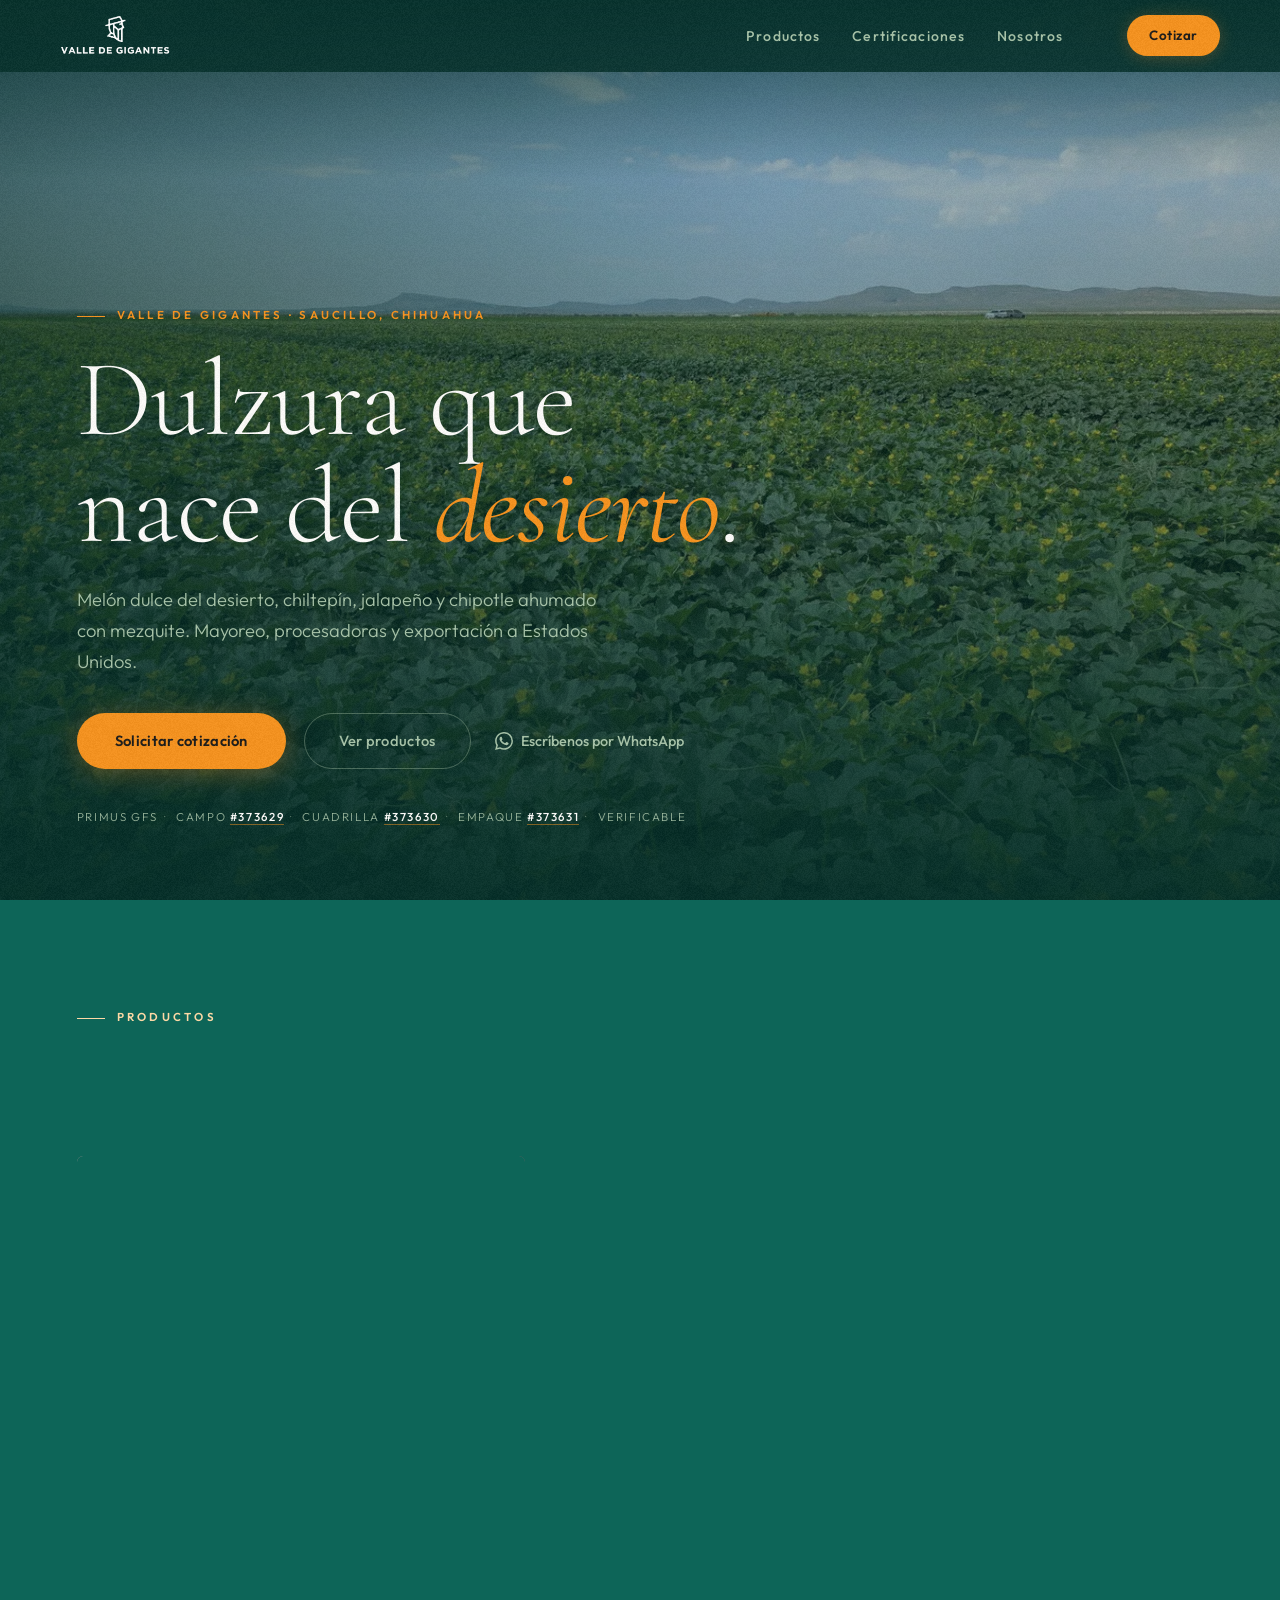
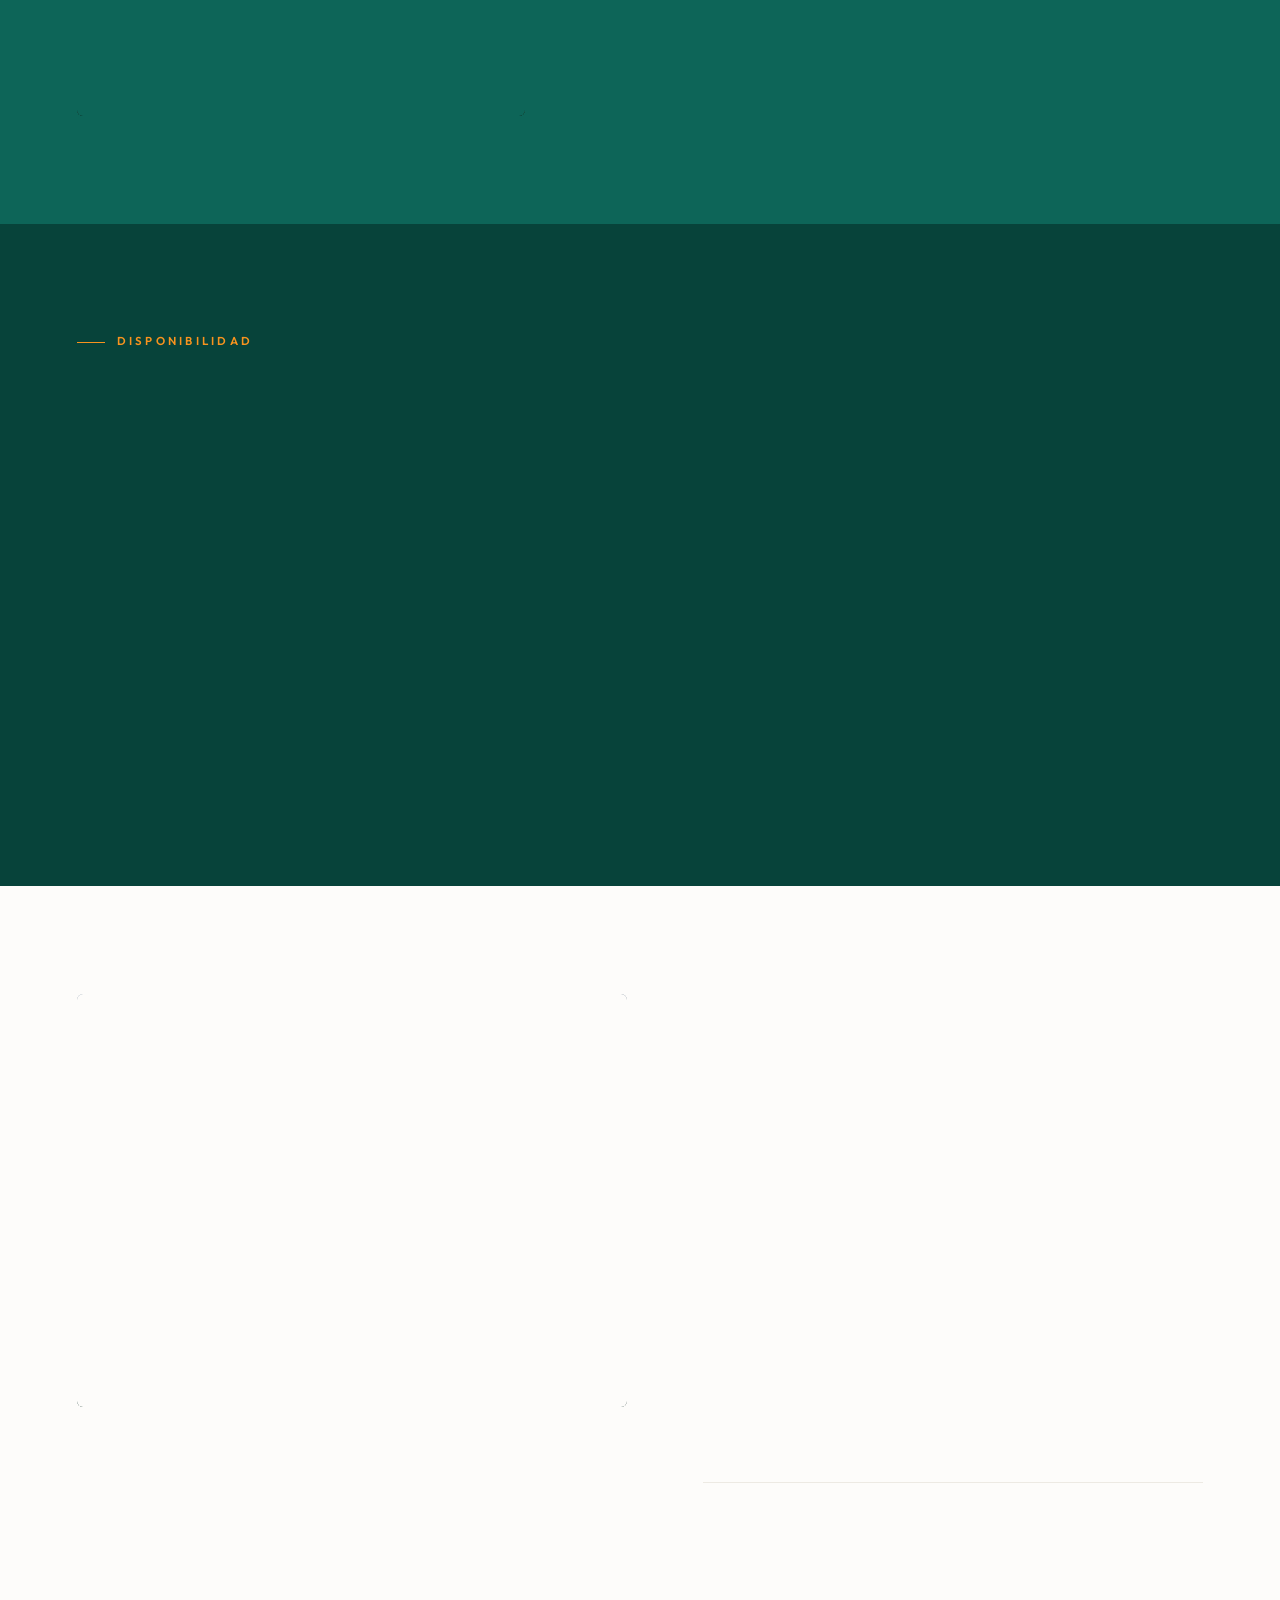
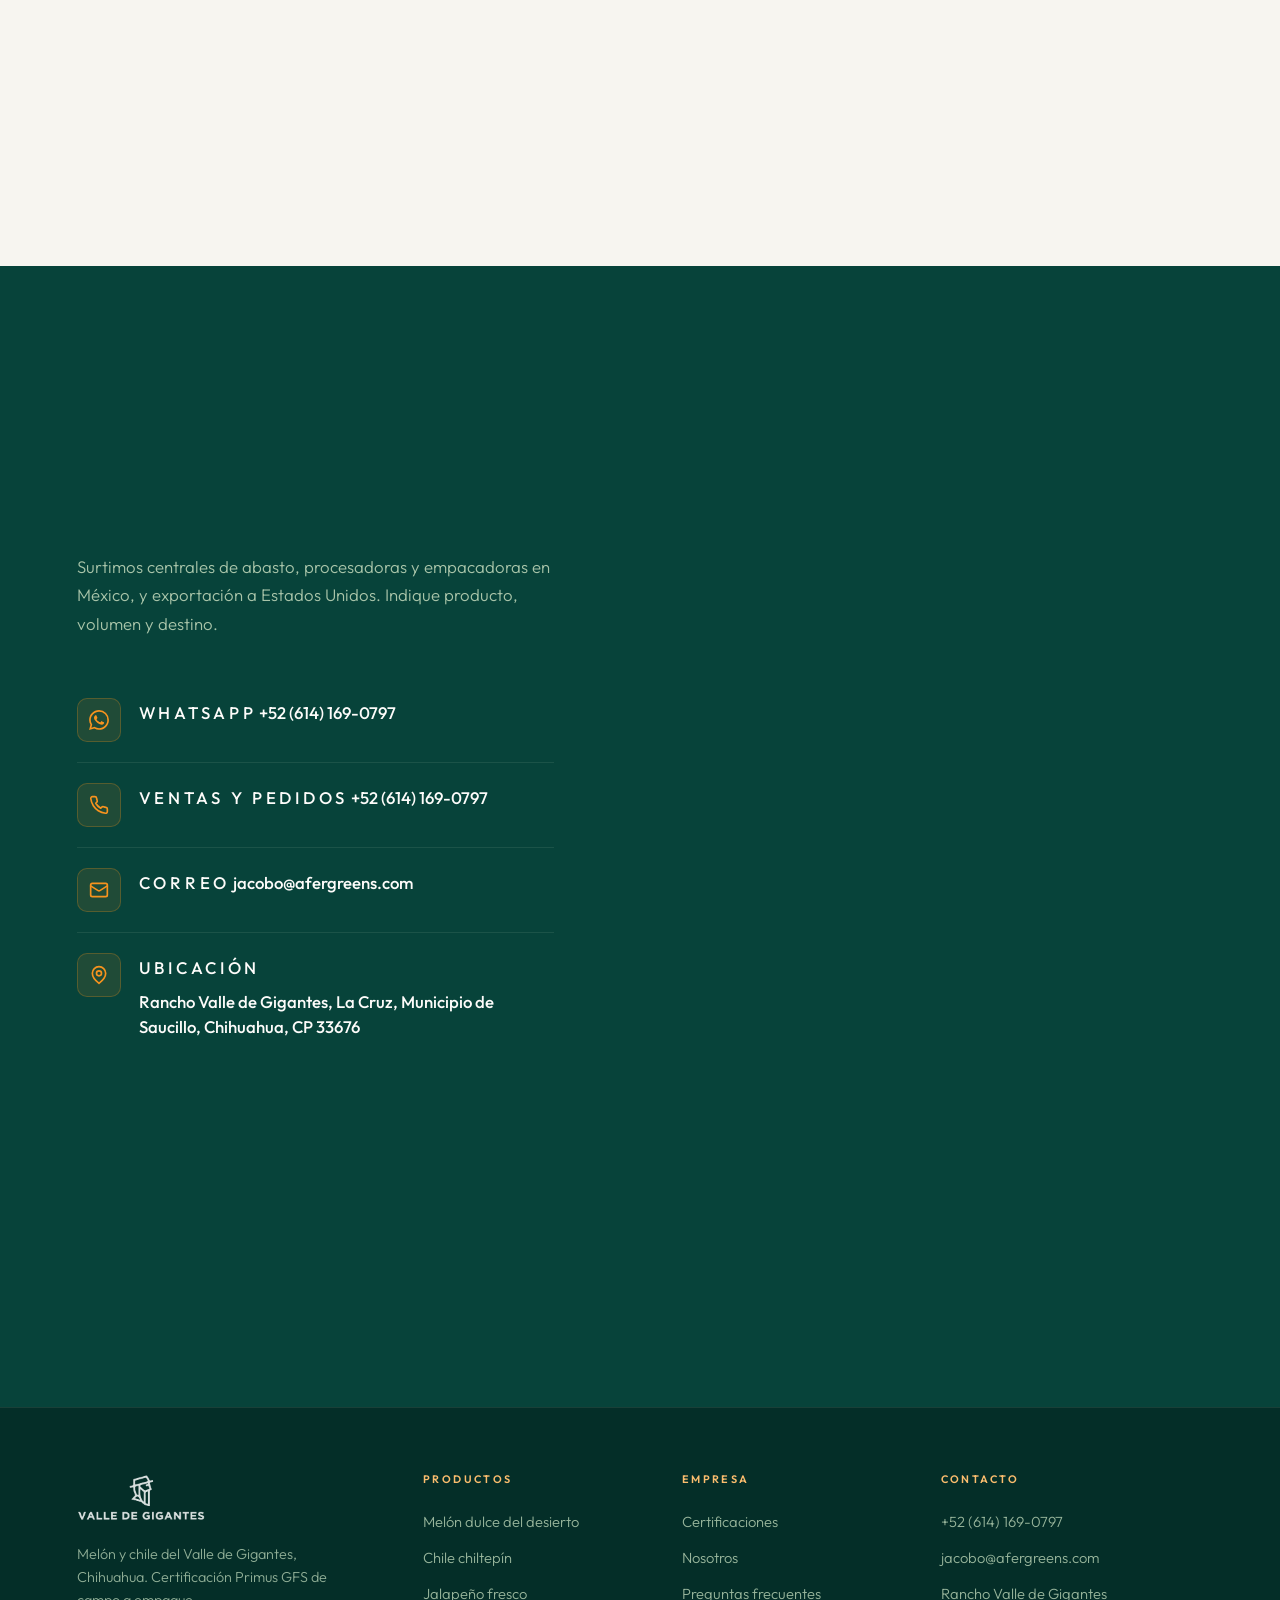
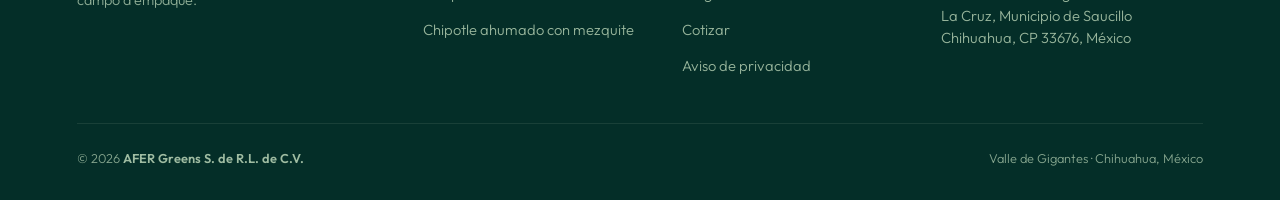
<file: index.html>
<!DOCTYPE html>
<html lang="es-MX">
<head>
    <meta charset="UTF-8">
    <meta name="viewport" content="width=device-width, initial-scale=1.0">
    <meta name="robots" content="index, follow, max-image-preview:large">
    <meta name="google-site-verification" content="8P2mW9OzLorCO_cUkNoHlKYMFTc6XA92i5Ea76w980w">
    <meta name="author" content="AFER Greens S. de R.L. de C.V.">
    <meta name="description" content="AFER Greens: melón dulce del desierto, chiltepín, jalapeño y chipotle ahumado con mezquite desde el Valle de Gigantes, Chihuahua. Certificación Primus GFS. Mayoreo y exportación.">
    <link rel="canonical" href="https://www.afergreens.com/">
    <link rel="icon" href="/favicon.ico" sizes="16x16 32x32 48x48">
    <link rel="icon" type="image/png" sizes="64x64" href="/favicon-64.png">
    <link rel="apple-touch-icon" href="/apple-touch-icon.png">
    <meta name="theme-color" content="#042E28">

    <title>AFER Greens | Melón y chile de Chihuahua — Valle de Gigantes</title>

    <!-- Open Graph -->
    <meta property="og:type" content="website">
    <meta property="og:site_name" content="AFER Greens">
    <meta property="og:title" content="AFER Greens | Melón y chile de Chihuahua — Valle de Gigantes">
    <meta property="og:description" content="Melón dulce del desierto, chiltepín, jalapeño y chipotle ahumado con mezquite. Certificación Primus GFS. Mayoreo y exportación desde Chihuahua.">
    <meta property="og:url" content="https://www.afergreens.com/">
    <meta property="og:locale" content="es_MX">
    <meta property="og:image" content="https://www.afergreens.com/img/og-home.jpg">
    <meta property="og:image:width" content="1200">
    <meta property="og:image:height" content="630">
    <meta property="og:image:alt" content="Melón dulce del desierto — Valle de Gigantes, Chihuahua">

    <!-- Twitter -->
    <meta name="twitter:card" content="summary_large_image">
    <meta name="twitter:title" content="AFER Greens | Melón y chile de Chihuahua">
    <meta name="twitter:description" content="Melón dulce del desierto, chiltepín, jalapeño y chipotle ahumado con mezquite. Certificación Primus GFS.">
    <meta name="twitter:image" content="https://www.afergreens.com/img/og-home.jpg">

    <!-- LCP image, fonts (self-hosted), styles -->
    <link rel="preload" as="image" imagesrcset="/img/melon-flores-768.webp 768w, /img/melon-flores-1280.webp 1280w, /melon-flores.webp 1920w" imagesizes="100vw" type="image/webp" fetchpriority="high">
    <link rel="preload" href="/assets/fonts/cormorant-garamond-300.woff2" as="font" type="font/woff2" crossorigin>
    <link rel="preload" href="/assets/fonts/outfit-300.woff2" as="font" type="font/woff2" crossorigin>
    <link rel="stylesheet" href="/assets/site.css">

    <!-- Structured data: Organization + LocalBusiness/Farm + Products + WebSite -->
    <script type="application/ld+json">
    {
      "@context": "https://schema.org",
      "@graph": [
        {
          "@type": "Organization",
          "@id": "https://www.afergreens.com/#organization",
          "name": "AFER Greens",
          "legalName": "AFER Greens S. de R.L. de C.V.",
          "alternateName": "Valle de Gigantes",
          "url": "https://www.afergreens.com/",
          "logo": {"@type": "ImageObject", "url": "https://www.afergreens.com/logo.png", "width": 1107, "height": 487},
          "contactPoint": {
            "@type": "ContactPoint",
            "contactType": "sales",
            "telephone": "+52-614-169-0797",
            "email": "jacobo@afergreens.com",
            "availableLanguage": ["es"],
            "areaServed": ["MX", "US"]
          },
          "hasCredential": [
            {"@type": "EducationalOccupationalCredential", "name": "Primus GFS - Campo", "identifier": "373629", "url": "https://secure.azzule.com/PGFSDocuments/PGFS_Certificate_SCS-PGFS-1546_373629_0_SP.pdf", "credentialCategory": "Certificación de Inocuidad Alimentaria", "description": "Certificación Primus GFS para campo de cultivo.", "recognizedBy": {"@type": "Organization", "name": "SCS Global Services", "url": "https://www.scsglobalservices.com/"}},
            {"@type": "EducationalOccupationalCredential", "name": "Primus GFS - Cuadrilla", "identifier": "373630", "url": "https://secure.azzule.com/PGFSDocuments/PGFS_Certificate_SCS-PGFS-1546_373630_0_SP.pdf", "credentialCategory": "Certificación de Inocuidad Alimentaria", "description": "Certificación Primus GFS para cuadrilla de cosecha.", "recognizedBy": {"@type": "Organization", "name": "SCS Global Services", "url": "https://www.scsglobalservices.com/"}},
            {"@type": "EducationalOccupationalCredential", "name": "Primus GFS - Empaque", "identifier": "373631", "url": "https://secure.azzule.com/PGFSDocuments/PGFS_Certificate_SCS-PGFS-1562_373631_0_SP.pdf", "credentialCategory": "Certificación de Inocuidad Alimentaria", "description": "Certificación Primus GFS para centro de empaque.", "recognizedBy": {"@type": "Organization", "name": "SCS Global Services", "url": "https://www.scsglobalservices.com/"}}
          ]
        },
        {
          "@type": ["LocalBusiness", "Farm"],
          "@id": "https://www.afergreens.com/#farm",
          "name": "Valle de Gigantes",
          "alternateName": "AFER Greens",
          "description": "Productores y exportadores de melón dulce del desierto, chiltepín, jalapeño y chipotle ahumado con mezquite en el Valle de Gigantes, Saucillo, Chihuahua. Certificación Primus GFS. Venta al mayoreo y exportación B2B.",
          "inLanguage": "es-MX",
          "url": "https://www.afergreens.com/",
          "telephone": "+52-614-169-0797",
          "email": "jacobo@afergreens.com",
          "address": {"@type": "PostalAddress", "streetAddress": "Rancho Valle de Gigantes, Domicilio conocido", "addressLocality": "La Cruz, Municipio de Saucillo", "addressRegion": "Chihuahua", "postalCode": "33676", "addressCountry": "MX"},
          "geo": {"@type": "GeoCoordinates", "latitude": 28.00492, "longitude": -105.08307},
          "image": "https://www.afergreens.com/rancho.jpg",
          "priceRange": "$$",
          "areaServed": [{"@type": "Country", "name": "México"}, {"@type": "Country", "name": "Estados Unidos"}],
          "openingHoursSpecification": [{"@type": "OpeningHoursSpecification", "dayOfWeek": ["Monday","Tuesday","Wednesday","Thursday","Friday","Saturday"], "opens": "08:00", "closes": "18:00"}],
          "parentOrganization": {"@id": "https://www.afergreens.com/#organization"}
        },
        {
          "@type": "Product",
          "@id": "https://www.afergreens.com/melon/#product",
          "name": "Melón dulce del desierto",
          "description": "Melón cantaloupe de pulpa naranja, firme y dulce, cultivado en el Valle de Gigantes, Saucillo, Chihuahua. Fruto de 2 a 3 kg, calibres 9's y 9j's. Venta a granel para mercado fresco y exportación.",
          "url": "https://www.afergreens.com/melon/",
          "inLanguage": "es-MX",
          "image": "https://www.afergreens.com/melon.jpg",
          "category": "Melón / Frutas frescas",
          "additionalProperty": [{"@type": "PropertyValue", "name": "Variedad", "value": "Gran Torino F1"}],
          "brand": {"@id": "https://www.afergreens.com/#organization"},
          "manufacturer": {"@id": "https://www.afergreens.com/#farm"},
          "offers": {"@type": "Offer", "availability": "https://schema.org/InStock", "businessFunction": "http://purl.org/goodrelations/v1#Sell", "seller": {"@id": "https://www.afergreens.com/#organization"}}
        },
        {
          "@type": "Product",
          "@id": "https://www.afergreens.com/chiltepin/#product",
          "name": "Chile Chiltepín",
          "description": "Chile chiltepín seco y fresco de cosecha manual en el Valle de Gigantes, Chihuahua. Picor 50,000 a 100,000 SHU. Presentaciones de 100 g, 1 kg y 10 kg.",
          "url": "https://www.afergreens.com/chiltepin/",
          "inLanguage": "es-MX",
          "image": "https://www.afergreens.com/chiltepin.jpg",
          "category": "Chile seco / Especias",
          "brand": {"@id": "https://www.afergreens.com/#organization"},
          "manufacturer": {"@id": "https://www.afergreens.com/#farm"},
          "offers": {"@type": "Offer", "availability": "https://schema.org/InStock", "businessFunction": "http://purl.org/goodrelations/v1#Sell", "seller": {"@id": "https://www.afergreens.com/#organization"}}
        },
        {
          "@type": "Product",
          "@id": "https://www.afergreens.com/jalapeno/#product",
          "name": "Jalapeño fresco",
          "description": "Jalapeño fresco de pared gruesa y calibre uniforme, 2,500 a 8,000 SHU. Caja de 17 kg (1 1/9 bushel) y arpilla de 30 kg.",
          "url": "https://www.afergreens.com/jalapeno/",
          "inLanguage": "es-MX",
          "image": "https://www.afergreens.com/jalapeno.jpg",
          "category": "Chile fresco / Hortalizas",
          "brand": {"@id": "https://www.afergreens.com/#organization"},
          "manufacturer": {"@id": "https://www.afergreens.com/#farm"},
          "offers": {"@type": "Offer", "availability": "https://schema.org/InStock", "businessFunction": "http://purl.org/goodrelations/v1#Sell", "seller": {"@id": "https://www.afergreens.com/#organization"}}
        },
        {
          "@type": "Product",
          "@id": "https://www.afergreens.com/chipotle/#product",
          "name": "Chipotle ahumado con mezquite",
          "description": "Jalapeño rojo maduro ahumado lentamente con leña de mezquite hasta su deshidratación. Picor 8,000 a 25,000 SHU. Arpilla de 30 kg.",
          "url": "https://www.afergreens.com/chipotle/",
          "inLanguage": "es-MX",
          "image": "https://www.afergreens.com/chipotle.jpg",
          "category": "Chile ahumado / Especias",
          "brand": {"@id": "https://www.afergreens.com/#organization"},
          "manufacturer": {"@id": "https://www.afergreens.com/#farm"},
          "offers": {"@type": "Offer", "availability": "https://schema.org/InStock", "businessFunction": "http://purl.org/goodrelations/v1#Sell", "seller": {"@id": "https://www.afergreens.com/#organization"}}
        },
        {
          "@type": "FAQPage",
          "@id": "https://www.afergreens.com/#faq",
          "mainEntity": [
            {"@type": "Question", "name": "¿Qué tan dulce es el melón?", "acceptedAnswer": {"@type": "Answer", "text": "Es un melón cantaloupe de pulpa naranja y firme, variedad Gran Torino F1, cultivado en suelo mineral y clima semidesértico del Valle de Gigantes. El rango de grados Brix por lote se publica en la ficha técnica y se confirma en cada cotización."}},
            {"@type": "Question", "name": "¿En qué meses hay melón y jalapeño frescos?", "acceptedAnswer": {"@type": "Answer", "text": "El melón y el jalapeño son cultivos de temporada; el calendario de disponibilidad por producto está en esta página. El chiltepín seco y el chipotle se surten todo el año sujeto a inventario."}},
            {"@type": "Question", "name": "¿Cuál es el pedido mínimo?", "acceptedAnswer": {"@type": "Answer", "text": "El pedido mínimo depende del producto y la presentación. Indique volumen y destino en la solicitud de cotización y respondemos con mínimo, empaque por tarima y condiciones."}},
            {"@type": "Question", "name": "¿Exportan a Estados Unidos y bajo qué Incoterms?", "acceptedAnswer": {"@type": "Answer", "text": "Sí. Surtimos mercado nacional y exportación a Estados Unidos. Los Incoterms disponibles se confirman en la cotización según producto, volumen y punto de entrega."}},
            {"@type": "Question", "name": "¿Cómo verifico la certificación Primus GFS?", "acceptedAnswer": {"@type": "Answer", "text": "Los tres certificados Primus GFS (campo #373629, cuadrilla de cosecha #373630 y empaque #373631) son públicos y se pueden descargar en PDF desde el portal de Azzule. Auditados por SCS Global Services."}},
            {"@type": "Question", "name": "¿Qué es el chiltepín y qué tan picante es?", "acceptedAnswer": {"@type": "Answer", "text": "El chiltepín es un chile silvestre de 5 a 8 mm de diámetro, originario del norte de México. El nuestro se cultiva en el Valle de Gigantes y mide entre 50,000 y 100,000 unidades Scoville (SHU), con picor intenso y final limpio."}},
            {"@type": "Question", "name": "¿Cómo se ahúma el chipotle?", "acceptedAnswer": {"@type": "Answer", "text": "Se parte de jalapeño rojo maduro de nuestra propia cosecha y se ahúma lentamente con leña de mezquite hasta su deshidratación completa. El resultado es un chile de color caoba, 8,000 a 25,000 SHU, sin refrigeración necesaria."}},
            {"@type": "Question", "name": "¿Dónde están ubicados?", "acceptedAnswer": {"@type": "Answer", "text": "Rancho Valle de Gigantes, La Cruz, Municipio de Saucillo, Chihuahua, CP 33676, México."}}
          ]
        },
        {
          "@type": "WebSite",
          "@id": "https://www.afergreens.com/#website",
          "name": "AFER Greens | Valle de Gigantes",
          "url": "https://www.afergreens.com/",
          "inLanguage": "es-MX",
          "description": "Sitio oficial de AFER Greens / Valle de Gigantes — melón dulce del desierto, chiltepín, jalapeño y chipotle ahumado con mezquite para mayoreo y exportación.",
          "publisher": {"@id": "https://www.afergreens.com/#organization"}
        }
      ]
    }
    </script>
</head>
<body>
    <a class="skip-link" href="#contenido">Saltar al contenido</a>

    <svg width="0" height="0" style="position:absolute" aria-hidden="true" focusable="false">
        <symbol id="i-menu" viewBox="0 0 24 24"><path d="M4 12h16M4 6h16M4 18h16"/></symbol>
        <symbol id="i-x" viewBox="0 0 24 24"><path d="M18 6 6 18M6 6l12 12"/></symbol>
        <symbol id="i-arrow" viewBox="0 0 24 24"><path d="M5 12h14M12 5l7 7-7 7"/></symbol>
        <symbol id="i-pin" viewBox="0 0 24 24"><path d="M20 10c0 6-8 12-8 12s-8-6-8-12a8 8 0 0 1 16 0Z"/><circle cx="12" cy="10" r="3"/></symbol>
        <symbol id="i-phone" viewBox="0 0 24 24"><path d="M22 16.92v3a2 2 0 0 1-2.18 2 19.79 19.79 0 0 1-8.63-3.07 19.5 19.5 0 0 1-6-6 19.79 19.79 0 0 1-3.07-8.67A2 2 0 0 1 4.11 2h3a2 2 0 0 1 2 1.72 12.84 12.84 0 0 0 .7 2.81 2 2 0 0 1-.45 2.11L8.09 9.91a16 16 0 0 0 6 6l1.27-1.27a2 2 0 0 1 2.11-.45 12.84 12.84 0 0 0 2.81.7A2 2 0 0 1 22 16.92z"/></symbol>
        <symbol id="i-mail" viewBox="0 0 24 24"><rect x="2" y="4" width="20" height="16" rx="2"/><path d="m22 7-8.97 5.7a1.94 1.94 0 0 1-2.06 0L2 7"/></symbol>
        <symbol id="i-ext" viewBox="0 0 24 24"><path d="M15 3h6v6M10 14 21 3M18 13v6a2 2 0 0 1-2 2H5a2 2 0 0 1-2-2V8a2 2 0 0 1 2-2h6"/></symbol>
        <symbol id="i-check" viewBox="0 0 24 24"><path d="M20 6 9 17l-5-5"/></symbol>
        <symbol id="i-plus" viewBox="0 0 24 24"><path d="M5 12h14M12 5v14"/></symbol>
        <symbol id="i-wa" viewBox="0 0 24 24"><path fill="currentColor" stroke="none" d="M17.472 14.382c-.297-.149-1.758-.867-2.03-.967-.273-.099-.471-.148-.67.15-.197.297-.767.966-.94 1.164-.173.199-.347.223-.644.075-.297-.15-1.255-.463-2.39-1.475-.883-.788-1.48-1.761-1.653-2.059-.173-.297-.018-.458.13-.606.134-.133.298-.347.446-.52.149-.174.198-.298.298-.497.099-.198.05-.371-.025-.52-.075-.149-.669-1.612-.916-2.207-.242-.579-.487-.5-.669-.51-.173-.008-.371-.01-.57-.01-.198 0-.52.074-.792.372-.272.297-1.04 1.016-1.04 2.479 0 1.462 1.065 2.875 1.213 3.074.149.198 2.096 3.2 5.077 4.487.709.306 1.262.489 1.694.625.712.227 1.36.195 1.871.118.571-.085 1.758-.719 2.006-1.413.248-.694.248-1.289.173-1.413-.074-.124-.272-.198-.57-.347m-5.421 7.403h-.004a9.87 9.87 0 0 1-5.031-1.378l-.361-.214-3.741.982.998-3.648-.235-.374a9.86 9.86 0 0 1-1.51-5.26c.001-5.45 4.436-9.884 9.888-9.884 2.64 0 5.122 1.03 6.988 2.898a9.825 9.825 0 0 1 2.893 6.994c-.003 5.45-4.437 9.885-9.885 9.885m8.413-18.297A11.815 11.815 0 0 0 12.05 0C5.495 0 .16 5.335.157 11.892c0 2.096.547 4.142 1.588 5.945L.057 24l6.305-1.654a11.882 11.882 0 0 0 5.683 1.448h.005c6.554 0 11.89-5.335 11.893-11.893a11.821 11.821 0 0 0-3.48-8.413Z"/></symbol>
    </svg>

    <div id="cursor" aria-hidden="true"></div>
    <div id="cursor-ring" aria-hidden="true"></div>

    <!-- ======================== HEADER ======================== -->
    <header id="site-header">
        <div class="nav-container">
            <div class="logo">
                <a href="/" aria-label="AFER Greens — inicio"><picture>
                    <source srcset="/logo.webp" type="image/webp">
                    <img src="/logo.png?v=3" alt="AFER Greens — Valle de Gigantes" width="1107" height="487" fetchpriority="high" decoding="async">
                </picture></a>
            </div>
            <button class="nav-toggle" type="button" aria-expanded="false" aria-controls="nav-main" aria-label="Abrir menú">
                <svg class="ic ic-menu" aria-hidden="true"><use href="#i-menu"/></svg>
                <svg class="ic ic-x" aria-hidden="true"><use href="#i-x"/></svg>
            </button>
            <nav class="nav-main" id="nav-main" aria-label="Principal">
                <ul>
                    <li><a href="/#productos">Productos</a></li>
                    <li><a href="/#certificaciones">Certificaciones</a></li>
                    <li><a href="/#nosotros">Nosotros</a></li>
                    <li><a href="/#contacto" class="nav-cta in-menu">Cotizar</a></li>
                </ul>
                <a href="/#contacto" class="nav-cta in-bar">Cotizar</a>
            </nav>
        </div>
    </header>

    <main id="contenido">

    <!-- ======================== HERO ======================== -->
    <section id="inicio" class="hero">
        <div class="hero-bg">
            <picture>
                <source type="image/webp" srcset="/img/melon-flores-768.webp 768w, /img/melon-flores-1280.webp 1280w, /melon-flores.webp 1920w" sizes="100vw">
                <img src="/melon-flores.jpg" srcset="/img/melon-flores-768.jpg 768w, /img/melon-flores-1280.jpg 1280w, /melon-flores.jpg 1920w" sizes="100vw" alt="" id="hero-parallax" fetchpriority="high" decoding="async" width="1920" height="1446">
            </picture>
        </div>
        <div class="hero-content">
            <span class="hero-eyebrow">Valle de Gigantes · Saucillo, Chihuahua</span>
            <h1>Dulzura que nace del <em>desierto</em>.</h1>
            <p class="hero-sub">Melón dulce del desierto, chiltepín, jalapeño y chipotle ahumado con mezquite. Mayoreo, procesadoras y exportación a Estados Unidos.</p>
            <div class="hero-actions">
                <a href="#contacto" class="btn-primary">Solicitar cotización</a>
                <a href="#productos" class="btn-ghost">Ver productos</a>
                <a class="hero-wa" href="https://wa.me/526141690797?text=Hola%2C%20me%20interesa%20cotizar%20producto%20de%20Valle%20de%20Gigantes." target="_blank" rel="noopener">
                    <svg class="ic" aria-hidden="true"><use href="#i-wa"/></svg>
                    Escríbenos por WhatsApp<span class="visually-hidden"> (abre en ventana nueva)</span>
                </a>
            </div>
            <p class="cert-strip">
                Primus GFS<span class="sep">·</span>
                Campo <a href="https://secure.azzule.com/PGFSDocuments/PGFS_Certificate_SCS-PGFS-1546_373629_0_SP.pdf" target="_blank" rel="noopener">#373629<span class="visually-hidden">, certificado Primus GFS de campo, PDF, abre en ventana nueva</span></a><span class="sep">·</span>
                Cuadrilla <a href="https://secure.azzule.com/PGFSDocuments/PGFS_Certificate_SCS-PGFS-1546_373630_0_SP.pdf" target="_blank" rel="noopener">#373630<span class="visually-hidden">, certificado Primus GFS de cuadrilla, PDF, abre en ventana nueva</span></a><span class="sep">·</span>
                Empaque <a href="https://secure.azzule.com/PGFSDocuments/PGFS_Certificate_SCS-PGFS-1562_373631_0_SP.pdf" target="_blank" rel="noopener">#373631<span class="visually-hidden">, certificado Primus GFS de empaque, PDF, abre en ventana nueva</span></a><span class="sep">·</span>
                Verificable
            </p>
        </div>
    </section>

    <!-- ======================== PRODUCTOS ======================== -->
    <section id="productos" class="section-full">
        <div class="inner">
            <div class="products-header">
                <div>
                    <span class="section-label reveal">Productos</span>
                    <h2 class="section-title reveal reveal-d1">Cuatro cultivos del <em>norte</em>.</h2>
                </div>
                <p class="section-intro reveal reveal-d2">Un valle, cuatro cosechas. Suelo mineral, clima semidesértico y una operación certificada de campo a empaque.</p>
            </div>
            <div class="products-layout">
                <a class="product-featured reveal curtain" href="/melon/" data-vt="melon">
                    <picture>
                        <source type="image/webp" srcset="/img/melon-480.webp 480w, /img/melon-960.webp 960w, /melon.webp 1024w" sizes="(min-width: 769px) 45vw, 100vw">
                        <img src="/melon.jpg" srcset="/img/melon-480.jpg 480w, /img/melon-960.jpg 960w, /melon.jpg 1024w" sizes="(min-width: 769px) 45vw, 100vw" alt="" width="1024" height="1536" loading="lazy" decoding="async">
                    </picture>
                    <div class="overlay"></div>
                    <div class="content">
                        <div class="product-num" aria-hidden="true">01</div>
                        <h3>Melón dulce del desierto</h3>
                        <p class="spec">2–3 kg por pieza · calibres 9's y 9j's · granel</p>
                        <span class="product-tag">Fresco · Temporada</span>
                    </div>
                </a>
                <div class="product-rows">
                    <a class="product-row reveal reveal-d1" href="/chiltepin/">
                        <div class="thumb" data-vt="chiltepin"><picture>
                            <source type="image/webp" srcset="/img/chiltepin-112.webp 112w, /img/chiltepin-224.webp 224w" sizes="112px">
                            <img src="/img/chiltepin-224.jpg" alt="" width="224" height="224" loading="lazy" decoding="async">
                        </picture></div>
                        <div>
                            <h3>Chiltepín</h3>
                            <p class="spec">50,000–100,000 SHU · seco y fresco · 100 g, 1 kg, 10 kg</p>
                        </div>
                        <span class="arrow" aria-hidden="true"><svg class="ic"><use href="#i-arrow"/></svg></span>
                    </a>
                    <a class="product-row reveal reveal-d2" href="/jalapeno/">
                        <div class="thumb" data-vt="jalapeno"><picture>
                            <source type="image/webp" srcset="/img/jalapeno-112.webp 112w, /img/jalapeno-224.webp 224w" sizes="112px">
                            <img src="/img/jalapeno-224.jpg" alt="" width="224" height="224" loading="lazy" decoding="async">
                        </picture></div>
                        <div>
                            <h3>Jalapeño</h3>
                            <p class="spec">2,500–8,000 SHU · fresco · caja 17 kg (1 1/9 bushel), arpilla 30 kg</p>
                        </div>
                        <span class="arrow" aria-hidden="true"><svg class="ic"><use href="#i-arrow"/></svg></span>
                    </a>
                    <a class="product-row reveal reveal-d3" href="/chipotle/">
                        <div class="thumb" data-vt="chipotle"><picture>
                            <source type="image/webp" srcset="/img/chipotle-112.webp 112w, /img/chipotle-224.webp 224w" sizes="112px">
                            <img src="/img/chipotle-224.jpg" alt="" width="224" height="224" loading="lazy" decoding="async">
                        </picture></div>
                        <div>
                            <h3>Chipotle</h3>
                            <p class="spec">Jalapeño ahumado con mezquite · 8,000–25,000 SHU · arpilla 30 kg</p>
                        </div>
                        <span class="arrow" aria-hidden="true"><svg class="ic"><use href="#i-arrow"/></svg></span>
                    </a>
                </div>
            </div>
        </div>
    </section>

    <!-- ======================== CALENDARIO ======================== -->
    <section id="calendario" class="section-full">
        <div class="inner">
            <div class="cal-head">
                <div>
                    <span class="section-label reveal">Disponibilidad</span>
                    <h2 class="section-title reveal reveal-d1">Calendario de <em>cosecha</em>.</h2>
                </div>
                <p class="section-intro reveal reveal-d2">Melón y jalapeño son cultivos de temporada. Chiltepín seco y chipotle se surten todo el año sujeto a inventario.</p>
            </div>
            <div class="cal-scroll reveal reveal-d2" tabindex="0" role="region" aria-label="Calendario de disponibilidad, desplazable">
                <table class="cal-table">
                    <caption class="visually-hidden">Meses de disponibilidad por producto</caption>
                    <thead><tr><th scope="col">Producto</th><th scope="col">Ene</th><th scope="col">Feb</th><th scope="col">Mar</th><th scope="col">Abr</th><th scope="col">May</th><th scope="col">Jun</th><th scope="col">Jul</th><th scope="col">Ago</th><th scope="col">Sep</th><th scope="col">Oct</th><th scope="col">Nov</th><th scope="col">Dic</th></tr></thead>
                    <tbody>
                        <tr data-product="melon"><td>Melón dulce del desierto</td><td><span class="cell"></span></td><td><span class="cell"></span></td><td><span class="cell"></span></td><td><span class="cell"></span></td><td><span class="cell"></span></td><td><span class="cell"></span></td><td><span class="cell"></span></td><td><span class="cell"></span></td><td><span class="cell"></span></td><td><span class="cell"></span></td><td><span class="cell"></span></td><td><span class="cell"></span></td></tr>
                        <tr data-product="jalapeno"><td>Jalapeño fresco</td><td><span class="cell"></span></td><td><span class="cell"></span></td><td><span class="cell"></span></td><td><span class="cell"></span></td><td><span class="cell"></span></td><td><span class="cell"></span></td><td><span class="cell"></span></td><td><span class="cell"></span></td><td><span class="cell"></span></td><td><span class="cell"></span></td><td><span class="cell"></span></td><td><span class="cell"></span></td></tr>
                        <tr data-product="chiltepin"><td>Chiltepín seco</td><td><span class="cell dry"></span></td><td><span class="cell dry"></span></td><td><span class="cell dry"></span></td><td><span class="cell dry"></span></td><td><span class="cell dry"></span></td><td><span class="cell dry"></span></td><td><span class="cell dry"></span></td><td><span class="cell dry"></span></td><td><span class="cell dry"></span></td><td><span class="cell dry"></span></td><td><span class="cell dry"></span></td><td><span class="cell dry"></span></td></tr>
                        <tr data-product="chipotle"><td>Chipotle</td><td><span class="cell dry"></span></td><td><span class="cell dry"></span></td><td><span class="cell dry"></span></td><td><span class="cell dry"></span></td><td><span class="cell dry"></span></td><td><span class="cell dry"></span></td><td><span class="cell dry"></span></td><td><span class="cell dry"></span></td><td><span class="cell dry"></span></td><td><span class="cell dry"></span></td><td><span class="cell dry"></span></td><td><span class="cell dry"></span></td></tr>
                    </tbody>
                </table>
            </div>
            <p class="cal-note reveal reveal-d3">
                <span class="k-on">Cosecha en fresco</span>
                <span class="k-dry">Producto seco, todo el año</span>
                <span class="pending">Ventanas de melón y jalapeño por confirmar con el productor.</span>
            </p>
        </div>
    </section>

    <!-- ======================== NOSOTROS ======================== -->
    <section id="nosotros" class="section-full light">
        <div class="inner about-inner">
            <div class="about-visual">
                <div class="about-img-wrap reveal curtain">
                    <picture>
                        <source type="image/webp" srcset="/img/rancho-768.webp 768w, /img/rancho-1280.webp 1280w, /img/rancho-1920.webp 1920w" sizes="(min-width: 1025px) 50vw, 100vw">
                        <img src="/img/rancho-1280.jpg" srcset="/img/rancho-768.jpg 768w, /img/rancho-1280.jpg 1280w, /rancho-1920.jpg 1920w" sizes="(min-width: 1025px) 50vw, 100vw" alt="Tormenta de verano sobre el campo de chile, Valle de Gigantes, Chihuahua" width="1920" height="1440" loading="lazy" decoding="async">
                    </picture>
                </div>
            </div>
            <div class="about-content">
                <span class="section-label reveal reveal-d1">Nosotros</span>
                <h2 class="section-title reveal reveal-d2">Un valle, una <em>operación</em>.</h2>
                <p class="reveal reveal-d2">AFER Greens cultiva, cosecha y empaca en el <strong>Valle de Gigantes</strong>, en el municipio de Saucillo, Chihuahua. Suelo mineral, clima semidesértico y agua de pozo: las condiciones que dan un melón de pulpa firme y un chile de picor limpio.</p>
                <p class="reveal reveal-d3">La operación está certificada Primus GFS en sus tres eslabones: campo, cuadrilla de cosecha y centro de empaque. El chipotle se ahúma en el rancho con leña de mezquite, a partir de jalapeño rojo de la propia cosecha.</p>
                <dl class="facts reveal reveal-d3 stagger">
                    <div class="fact"><dt>Certificación</dt><dd>3× Primus GFS<small>Campo · Cuadrilla · Empaque</small></dd></div>
                    <div class="fact"><dt>Ubicación</dt><dd>Saucillo, Chihuahua<small>28.00° N · 105.08° O</small></dd></div>
                    <div class="fact"><dt>Fundación</dt><dd><span class="pending">Por confirmar</span><small>Año de inicio de operaciones</small></dd></div>
                    <div class="fact"><dt>Superficie</dt><dd><span class="pending">Por confirmar</span><small>Hectáreas en producción</small></dd></div>
                </dl>
            </div>
        </div>
    </section>

    <!-- ======================== CERTIFICACIONES ======================== -->
    <section id="certificaciones" class="section-full light">
        <div class="certs-inner">
            <span class="section-label reveal">Certificaciones</span>
            <h2 class="section-title reveal reveal-d1">Inocuidad <em>verificable</em>.</h2>
            <p class="certs-intro reveal reveal-d2">Certificación Primus GFS en los tres eslabones críticos de la cadena: campo de cultivo, cuadrilla de cosecha y centro de empaque. Auditado anualmente por SCS Global Services. Cada certificado es público.</p>
            <div class="certs-grid">
                <div class="cert-card reveal reveal-d2">
                    <div class="cert-mark">Primus GFS</div>
                    <h3>Campo</h3>
                    <p class="cert-num">Certificado <strong>#373629</strong></p>
                    <p class="cert-scope">Campo de cultivo</p>
                    <a class="cert-verify" href="https://secure.azzule.com/PGFSDocuments/PGFS_Certificate_SCS-PGFS-1546_373629_0_SP.pdf" target="_blank" rel="noopener">Ver certificado (PDF)<svg class="ic" aria-hidden="true"><use href="#i-ext"/></svg><span class="visually-hidden"> abre en ventana nueva</span></a>
                </div>
                <div class="cert-card reveal reveal-d3">
                    <div class="cert-mark">Primus GFS</div>
                    <h3>Cuadrilla</h3>
                    <p class="cert-num">Certificado <strong>#373630</strong></p>
                    <p class="cert-scope">Operación de cosecha</p>
                    <a class="cert-verify" href="https://secure.azzule.com/PGFSDocuments/PGFS_Certificate_SCS-PGFS-1546_373630_0_SP.pdf" target="_blank" rel="noopener">Ver certificado (PDF)<svg class="ic" aria-hidden="true"><use href="#i-ext"/></svg><span class="visually-hidden"> abre en ventana nueva</span></a>
                </div>
                <div class="cert-card reveal reveal-d4">
                    <div class="cert-mark">Primus GFS</div>
                    <h3>Empaque</h3>
                    <p class="cert-num">Certificado <strong>#373631</strong></p>
                    <p class="cert-scope">Centro de empaque</p>
                    <a class="cert-verify" href="https://secure.azzule.com/PGFSDocuments/PGFS_Certificate_SCS-PGFS-1562_373631_0_SP.pdf" target="_blank" rel="noopener">Ver certificado (PDF)<svg class="ic" aria-hidden="true"><use href="#i-ext"/></svg><span class="visually-hidden"> abre en ventana nueva</span></a>
                </div>
            </div>
            <p class="certs-footer reveal">Auditado por <strong>SCS Global Services</strong> · Estándar Primus GFS</p>
        </div>
    </section>

    <!-- ======================== FAQ ======================== -->
    <section id="faq" class="section-full light">
        <div class="faq-inner">
            <div>
                <span class="section-label reveal">Preguntas frecuentes</span>
                <h2 class="section-title reveal reveal-d1">Lo que un comprador <em>pregunta</em>.</h2>
                <p class="section-intro reveal reveal-d2" style="margin-top:20px">Respuestas directas. Lo que dependa del lote o del destino se confirma en la cotización.</p>
            </div>
            <div class="faq-list reveal reveal-d2 stagger">
                <details>
                    <summary>¿Qué tan dulce es el melón?<svg class="ic" aria-hidden="true"><use href="#i-plus"/></svg></summary>
                    <div class="answer"><p>Es un melón cantaloupe de pulpa naranja y firme, variedad Gran Torino F1, cultivado en suelo mineral y clima semidesértico del Valle de Gigantes. El rango de grados Brix por lote se publica en la <a href="/melon/">ficha técnica</a> y se confirma en cada cotización.</p></div>
                </details>
                <details>
                    <summary>¿En qué meses hay melón y jalapeño frescos?<svg class="ic" aria-hidden="true"><use href="#i-plus"/></svg></summary>
                    <div class="answer"><p>El melón y el jalapeño son cultivos de temporada; el <a href="#calendario">calendario de disponibilidad</a> por producto está en esta página. El chiltepín seco y el chipotle se surten todo el año sujeto a inventario.</p></div>
                </details>
                <details>
                    <summary>¿Cuál es el pedido mínimo?<svg class="ic" aria-hidden="true"><use href="#i-plus"/></svg></summary>
                    <div class="answer"><p>El pedido mínimo depende del producto y la presentación. Indique volumen y destino en la <a href="#contacto">solicitud de cotización</a> y respondemos con mínimo, empaque por tarima y condiciones.</p></div>
                </details>
                <details>
                    <summary>¿Exportan a Estados Unidos y bajo qué Incoterms?<svg class="ic" aria-hidden="true"><use href="#i-plus"/></svg></summary>
                    <div class="answer"><p>Sí. Surtimos mercado nacional y exportación a Estados Unidos. Los Incoterms disponibles se confirman en la cotización según producto, volumen y punto de entrega.</p></div>
                </details>
                <details>
                    <summary>¿Cómo verifico la certificación Primus GFS?<svg class="ic" aria-hidden="true"><use href="#i-plus"/></svg></summary>
                    <div class="answer"><p>Los tres certificados Primus GFS (campo #373629, cuadrilla de cosecha #373630 y empaque #373631) son públicos y se pueden descargar en PDF desde el portal de Azzule. Los enlaces están en la sección <a href="#certificaciones">Certificaciones</a>. Auditados por SCS Global Services.</p></div>
                </details>
                <details>
                    <summary>¿Qué es el chiltepín y qué tan picante es?<svg class="ic" aria-hidden="true"><use href="#i-plus"/></svg></summary>
                    <div class="answer"><p>El chiltepín es un chile silvestre de 5 a 8 mm de diámetro, originario del norte de México. El nuestro se cultiva en el Valle de Gigantes y mide entre 50,000 y 100,000 unidades Scoville (SHU), con picor intenso y final limpio.</p></div>
                </details>
                <details>
                    <summary>¿Cómo se ahúma el chipotle?<svg class="ic" aria-hidden="true"><use href="#i-plus"/></svg></summary>
                    <div class="answer"><p>Se parte de jalapeño rojo maduro de nuestra propia cosecha y se ahúma lentamente con leña de mezquite hasta su deshidratación completa. El resultado es un chile de color caoba, 8,000 a 25,000 SHU, sin refrigeración necesaria.</p></div>
                </details>
                <details>
                    <summary>¿Dónde están ubicados?<svg class="ic" aria-hidden="true"><use href="#i-plus"/></svg></summary>
                    <div class="answer"><p>Rancho Valle de Gigantes, La Cruz, Municipio de Saucillo, Chihuahua, CP 33676, México.</p></div>
                </details>
            </div>
        </div>
    </section>

    <!-- ======================== CONTACTO ======================== -->
    <section id="contacto" class="section-full">
        <div class="inner contact-inner">
            <div class="contact-left">
                <span class="section-label reveal">Cotización</span>
                <h2 class="section-title reveal reveal-d1">Hablemos de <em>volumen</em>.</h2>
                <p class="contact-tagline reveal reveal-d2">Surtimos centrales de abasto, procesadoras y empacadoras en México, y exportación a Estados Unidos. Indique producto, volumen y destino.</p>
                <div class="contact-details">
                    <div class="contact-item reveal reveal-d2">
                        <div class="contact-icon"><svg class="ic" aria-hidden="true"><use href="#i-wa"/></svg></div>
                        <div class="contact-item-text">
                            <p class="contact-label">WhatsApp</p>
                            <a href="https://wa.me/526141690797?text=Hola%2C%20me%20interesa%20cotizar%20producto%20de%20Valle%20de%20Gigantes." target="_blank" rel="noopener">+52 (614) 169-0797<span class="visually-hidden"> (abre en ventana nueva)</span></a>
                        </div>
                    </div>
                    <div class="contact-item reveal reveal-d3">
                        <div class="contact-icon"><svg class="ic" aria-hidden="true"><use href="#i-phone"/></svg></div>
                        <div class="contact-item-text">
                            <p class="contact-label">Ventas y pedidos</p>
                            <a href="tel:+526141690797">+52 (614) 169-0797</a>
                        </div>
                    </div>
                    <div class="contact-item reveal reveal-d3">
                        <div class="contact-icon"><svg class="ic" aria-hidden="true"><use href="#i-mail"/></svg></div>
                        <div class="contact-item-text">
                            <p class="contact-label">Correo</p>
                            <a href="mailto:jacobo@afergreens.com">jacobo@afergreens.com</a>
                        </div>
                    </div>
                    <div class="contact-item reveal reveal-d4">
                        <div class="contact-icon"><svg class="ic" aria-hidden="true"><use href="#i-pin"/></svg></div>
                        <div class="contact-item-text">
                            <p class="contact-label">Ubicación</p>
                            <p>Rancho Valle de Gigantes, La Cruz, Municipio de Saucillo, Chihuahua, CP 33676</p>
                        </div>
                    </div>
                </div>
            </div>
            <div class="contact-form-wrap reveal reveal-d2">
                <h3 class="form-title">Solicitar cotización</h3>
                <form id="cotizacion-form" action="https://formsubmit.co/ajax/jacobo@afergreens.com" method="POST">
                    <input type="hidden" name="_subject" value="Nueva solicitud de cotización — Valle de Gigantes">
                    <input type="hidden" name="_template" value="table">
                    <input type="hidden" name="_next" value="https://www.afergreens.com/gracias.html">
                    <input type="text" name="_honey" style="display:none" tabindex="-1" autocomplete="off">

                    <div class="form-group">
                        <label for="empresa">Empresa</label>
                        <input type="text" id="empresa" name="Empresa" placeholder="Ej. Salsas del Norte SA de CV" autocomplete="organization" required>
                    </div>
                    <div class="form-group">
                        <label for="email">Correo</label>
                        <input type="email" id="email" name="email" placeholder="compras@empresa.com" autocomplete="email" required>
                    </div>
                    <div class="form-group">
                        <label for="telefono">Teléfono o WhatsApp <span class="opt">(opcional)</span></label>
                        <input type="tel" id="telefono" name="Teléfono" placeholder="+52 614 000 0000" autocomplete="tel">
                    </div>
                    <div class="form-group">
                        <label for="producto">Producto</label>
                        <select id="producto" name="Producto" required>
                            <option value="Melón dulce del desierto" selected>Melón dulce del desierto</option>
                            <option value="Chiltepín">Chiltepín</option>
                            <option value="Jalapeño">Jalapeño</option>
                            <option value="Chipotle ahumado con mezquite">Chipotle ahumado con mezquite</option>
                            <option value="Varios productos">Varios productos</option>
                        </select>
                    </div>
                    <div class="form-group">
                        <label for="volumen">Volumen estimado <span class="opt">(opcional)</span></label>
                        <input type="text" id="volumen" name="Volumen" placeholder="Ej. 2 tarimas por semana, 500 kg, 1 contenedor">
                    </div>
                    <div class="form-group">
                        <label for="mensaje">Mensaje <span class="opt">(opcional)</span></label>
                        <textarea id="mensaje" name="Mensaje" placeholder="Destino, presentación, fechas o cualquier detalle útil."></textarea>
                    </div>
                    <p class="form-privacy">Sus datos se usan solo para responder esta solicitud. <a href="/aviso-de-privacidad.html">Aviso de privacidad</a>.</p>
                    <button type="submit" class="btn-submit">Solicitar cotización</button>
                    <p id="form-error" class="form-msg" role="alert">No se pudo enviar. Escríbanos directamente a <a href="mailto:jacobo@afergreens.com">jacobo@afergreens.com</a> o por <a href="https://wa.me/526141690797" target="_blank" rel="noopener">WhatsApp</a>.</p>
                </form>
                <div id="form-success" role="status" hidden>
                    <div class="check"><svg class="ic" aria-hidden="true"><use href="#i-check"/></svg></div>
                    <h3>Solicitud enviada</h3>
                    <p>Gracias. Respondemos en un día hábil con mínimo, empaque y condiciones para su destino.</p>
                </div>
            </div>
        </div>
    </section>

    </main>

    <!-- ======================== FOOTER ======================== -->
    <footer>
        <div class="footer-inner">
            <div class="footer-grid">
                <div class="footer-brand">
                    <div class="footer-logo"><a href="/" aria-label="AFER Greens — inicio"><picture>
                        <source srcset="/logo.webp" type="image/webp">
                        <img src="/logo.png?v=3" alt="AFER Greens — Valle de Gigantes" width="1107" height="487" loading="lazy" decoding="async">
                    </picture></a></div>
                    <p>Melón y chile del Valle de Gigantes, Chihuahua. Certificación Primus GFS de campo a empaque.</p>
                </div>
                <div class="footer-col">
                    <h2>Productos</h2>
                    <ul>
                        <li><a href="/melon/">Melón dulce del desierto</a></li>
                        <li><a href="/chiltepin/">Chile chiltepín</a></li>
                        <li><a href="/jalapeno/">Jalapeño fresco</a></li>
                        <li><a href="/chipotle/">Chipotle ahumado con mezquite</a></li>
                    </ul>
                </div>
                <div class="footer-col">
                    <h2>Empresa</h2>
                    <ul>
                        <li><a href="/#certificaciones">Certificaciones</a></li>
                        <li><a href="/#nosotros">Nosotros</a></li>
                        <li><a href="/#faq">Preguntas frecuentes</a></li>
                        <li><a href="/#contacto">Cotizar</a></li>
                        <li><a href="/aviso-de-privacidad.html">Aviso de privacidad</a></li>
                    </ul>
                </div>
                <div class="footer-col">
                    <h2>Contacto</h2>
                    <ul>
                        <li><a href="tel:+526141690797">+52 (614) 169-0797</a></li>
                        <li><a href="mailto:jacobo@afergreens.com">jacobo@afergreens.com</a></li>
                        <li><address>Rancho Valle de Gigantes<br>La Cruz, Municipio de Saucillo<br>Chihuahua, CP 33676, México</address></li>
                    </ul>
                </div>
            </div>
            <div class="footer-bottom">
                <span>&copy; 2026 <strong>AFER Greens S. de R.L. de C.V.</strong></span>
                <span>Valle de Gigantes · Chihuahua, México</span>
            </div>
        </div>
    </footer>

    <a class="wa-float" href="https://wa.me/526141690797?text=Hola%2C%20me%20interesa%20cotizar%20producto%20de%20Valle%20de%20Gigantes." target="_blank" rel="noopener" aria-label="Escribir por WhatsApp (abre en ventana nueva)">
        <svg class="ic" aria-hidden="true"><use href="#i-wa"/></svg>
    </a>

    <script src="/assets/site.js" defer></script>
</body>
</html>
</file>
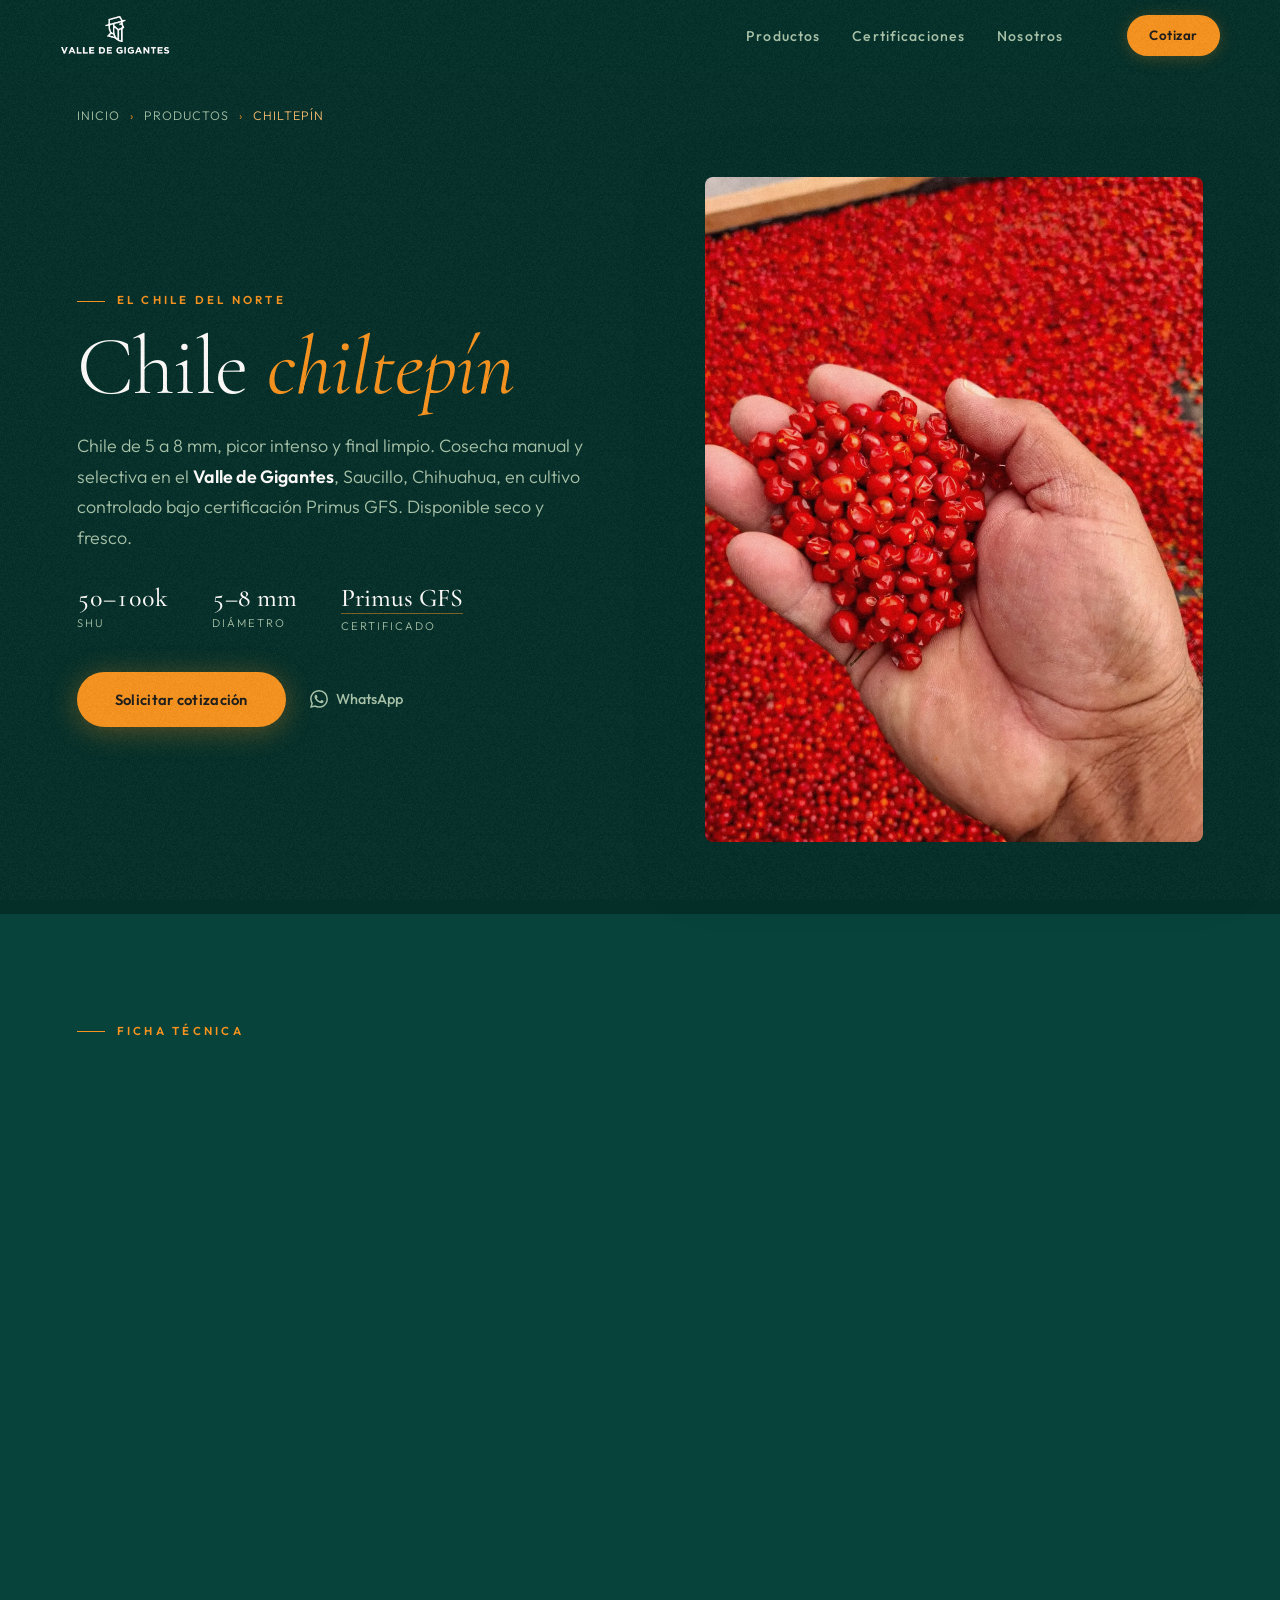
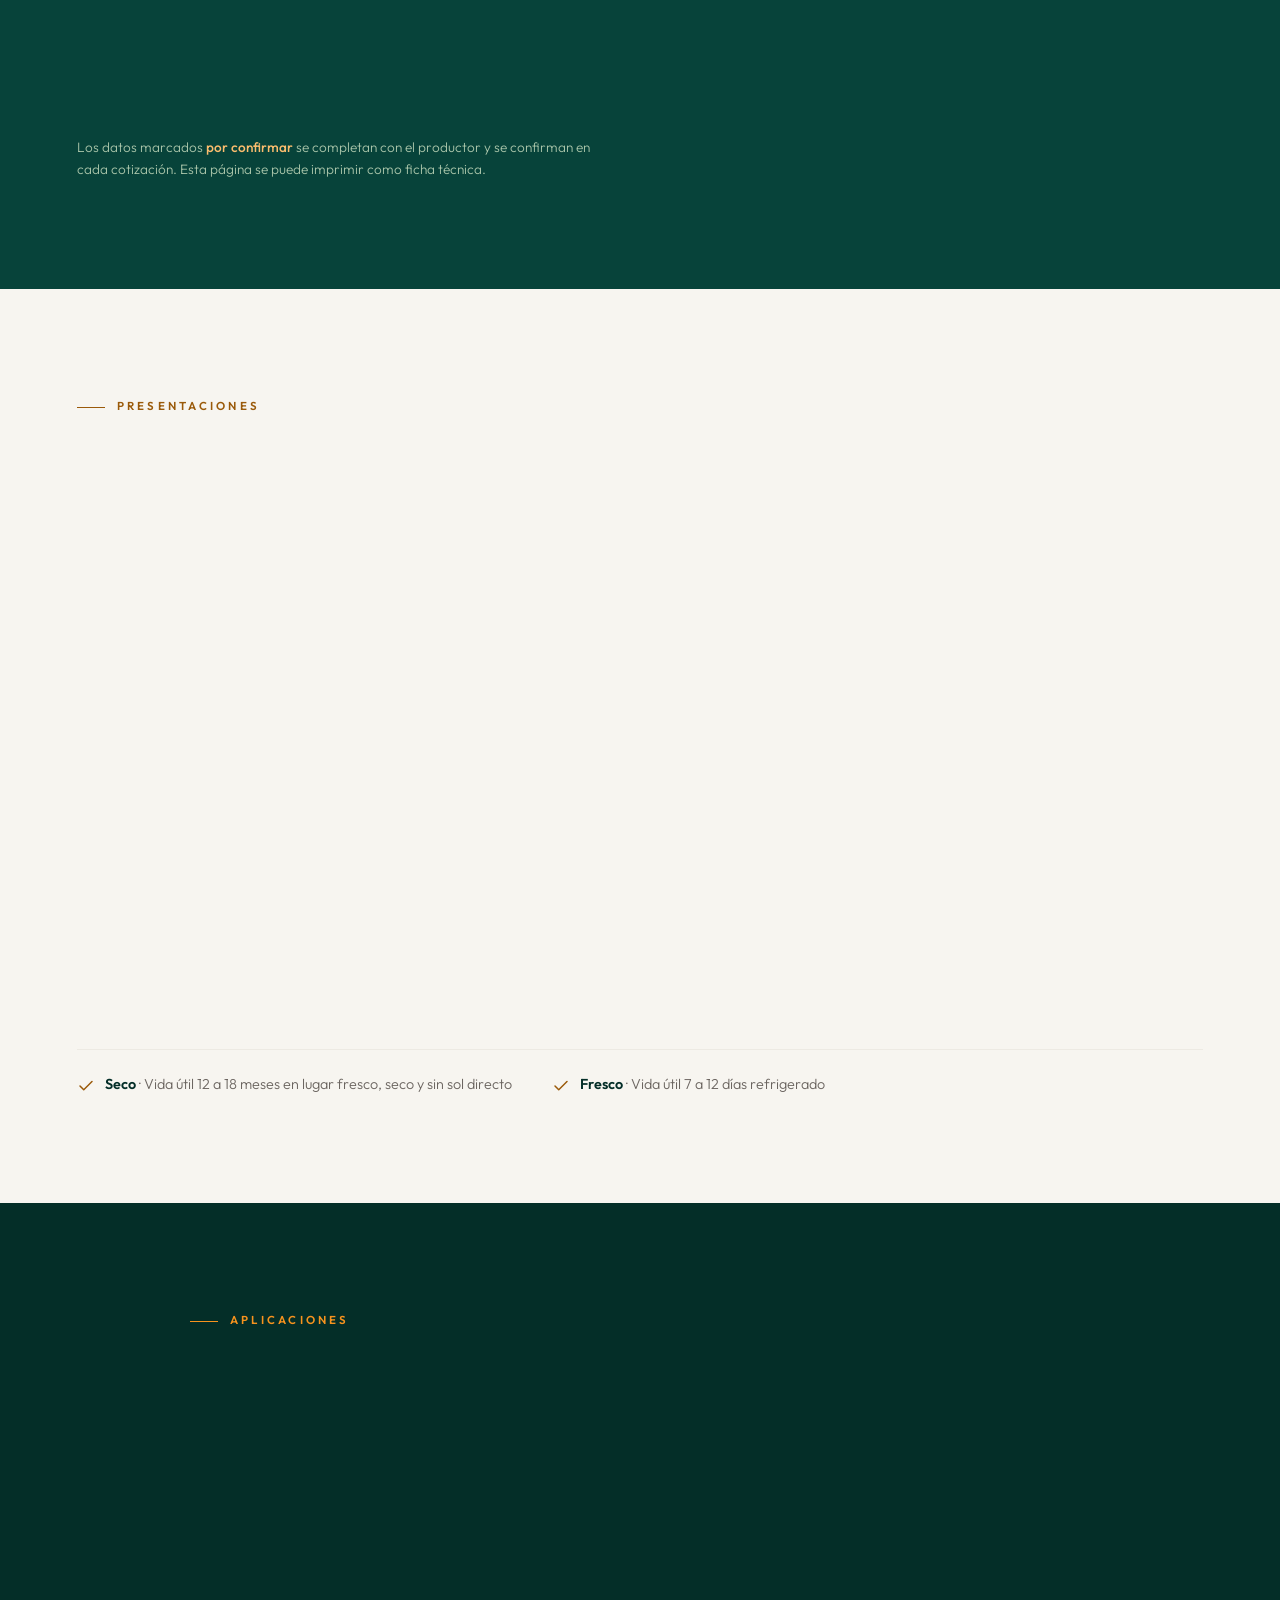
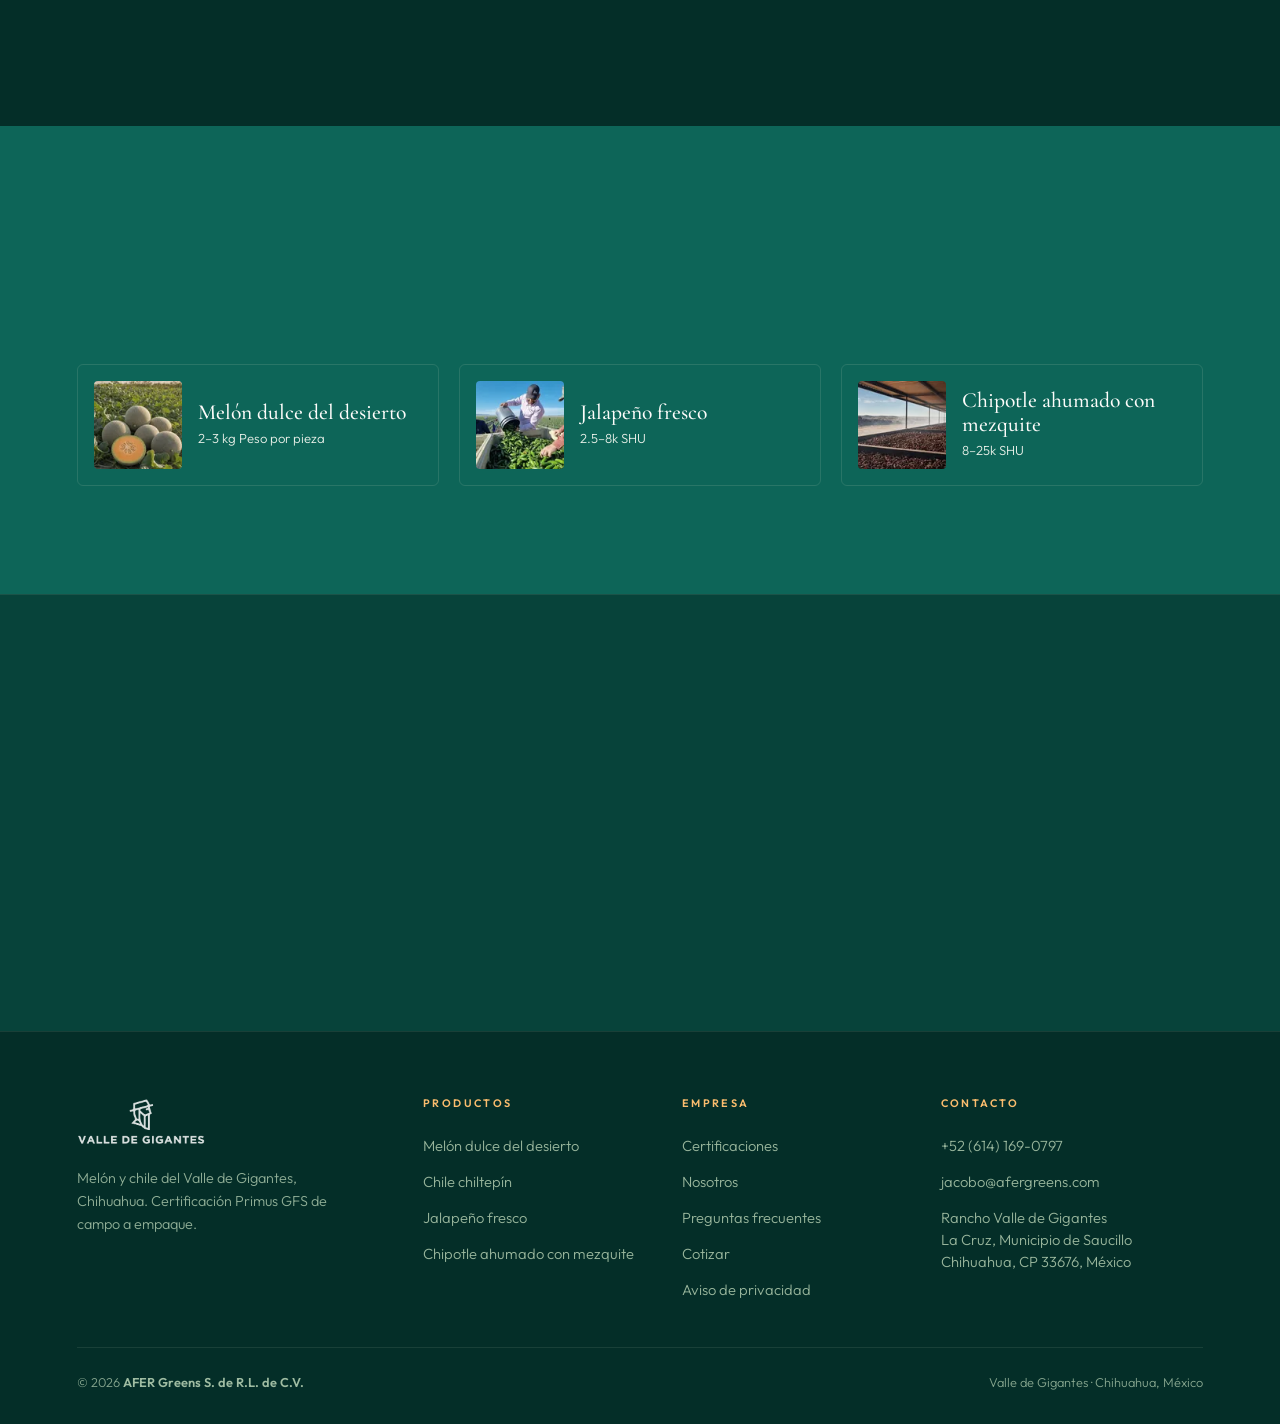
<file: chiltepin/index.html>
<!DOCTYPE html>
<html lang="es-MX">
<head>
    <meta charset="UTF-8">
    <meta name="viewport" content="width=device-width, initial-scale=1.0">
    <meta name="robots" content="index, follow, max-image-preview:large">
    <meta name="author" content="AFER Greens S. de R.L. de C.V.">
    <meta name="description" content="Chile chiltepín seco y fresco del Valle de Gigantes, Chihuahua. Picor 50,000–100,000 SHU, diámetro 5–8 mm. Presentaciones de 100 g, 1 kg y 10 kg. Primus GFS. Mayoreo y exportación.">
    <link rel="canonical" href="https://www.afergreens.com/chiltepin/">
    <link rel="icon" href="/favicon.ico" sizes="16x16 32x32 48x48">
    <link rel="icon" type="image/png" sizes="64x64" href="/favicon-64.png">
    <link rel="apple-touch-icon" href="/apple-touch-icon.png">
    <meta name="theme-color" content="#042E28">

    <title>Chile Chiltepín de Chihuahua — 100 g, 1 kg y 10 kg | AFER Greens</title>

    <meta property="og:type" content="product">
    <meta property="og:site_name" content="AFER Greens">
    <meta property="og:title" content="Chile Chiltepín de Chihuahua — 100 g, 1 kg y 10 kg | AFER Greens">
    <meta property="og:description" content="Chile chiltepín seco y fresco del Valle de Gigantes, Chihuahua. Picor 50,000–100,000 SHU, diámetro 5–8 mm. Presentaciones de 100 g, 1 kg y 10 kg. Primus GFS. Mayoreo y exportación.">
    <meta property="og:url" content="https://www.afergreens.com/chiltepin/">
    <meta property="og:locale" content="es_MX">
    <meta property="og:image" content="https://www.afergreens.com/img/og-chiltepin.jpg">
    <meta property="og:image:width" content="1200">
    <meta property="og:image:height" content="630">
    <meta property="og:image:alt" content="Chiltepín rojo en la mano sobre la cama de secado, Valle de Gigantes">
    <meta name="twitter:card" content="summary_large_image">
    <meta name="twitter:title" content="Chile Chiltepín de Chihuahua — 100 g, 1 kg y 10 kg | AFER Greens">
    <meta name="twitter:description" content="Chile chiltepín seco y fresco del Valle de Gigantes, Chihuahua. Picor 50,000–100,000 SHU, diámetro 5–8 mm. Presentaciones de 100 g, 1 kg y 10 kg. Primus GFS. Mayoreo y exportación.">
    <meta name="twitter:image" content="https://www.afergreens.com/img/og-chiltepin.jpg">

    <link rel="preload" href="/assets/fonts/cormorant-garamond-300.woff2" as="font" type="font/woff2" crossorigin>
    <link rel="preload" href="/assets/fonts/cormorant-garamond-400-italic.woff2" as="font" type="font/woff2" crossorigin>
    <link rel="preload" href="/assets/fonts/outfit-300.woff2" as="font" type="font/woff2" crossorigin>
    <link rel="stylesheet" href="/assets/site.css">

    <script type="application/ld+json">
{
  "@context": "https://schema.org",
  "@graph": [
    {
      "@type": "Product",
      "@id": "https://www.afergreens.com/chiltepin/#product",
      "name": "Chile chiltepín",
      "description": "Chile chiltepín seco y fresco del Valle de Gigantes, Chihuahua. Picor 50,000–100,000 SHU, diámetro 5–8 mm. Presentaciones de 100 g, 1 kg y 10 kg. Primus GFS. Mayoreo y exportación.",
      "url": "https://www.afergreens.com/chiltepin/",
      "image": [
        "https://www.afergreens.com/chiltepin.jpg",
        "https://www.afergreens.com/chiltepin-100g.jpg",
        "https://www.afergreens.com/chiltepin-1kg.jpg",
        "https://www.afergreens.com/chiltepin-10kg.jpg"
      ],
      "sku": "AFER-CHIL",
      "category": "Chile seco / Especias",
      "inLanguage": "es-MX",
      "brand": {
        "@type": "Organization",
        "name": "AFER Greens",
        "@id": "https://www.afergreens.com/#organization"
      },
      "manufacturer": {
        "@type": "Organization",
        "name": "Valle de Gigantes",
        "@id": "https://www.afergreens.com/#farm"
      },
      "countryOfOrigin": "MX",
      "additionalProperty": [
        {
          "@type": "PropertyValue",
          "name": "Picor (SHU)",
          "value": "50,000–100,000"
        },
        {
          "@type": "PropertyValue",
          "name": "Diámetro",
          "value": "5-8 mm"
        },
        {
          "@type": "PropertyValue",
          "name": "Vida útil (seco)",
          "value": "12-18 meses"
        },
        {
          "@type": "PropertyValue",
          "name": "Vida útil (fresco)",
          "value": "7-12 días refrigerado"
        },
        {
          "@type": "PropertyValue",
          "name": "Origen",
          "value": "Valle de Gigantes, Saucillo, Chihuahua, MX"
        }
      ],
      "offers": [
        {
          "@type": "Offer",
          "sku": "AFER-CHIL-100G",
          "name": "Chiltepín 100 g",
          "availability": "https://schema.org/InStock",
          "businessFunction": "http://purl.org/goodrelations/v1#Sell",
          "seller": {
            "@id": "https://www.afergreens.com/#organization"
          }
        },
        {
          "@type": "Offer",
          "sku": "AFER-CHIL-1KG",
          "name": "Chiltepín 1 kg",
          "availability": "https://schema.org/InStock",
          "businessFunction": "http://purl.org/goodrelations/v1#Sell",
          "seller": {
            "@id": "https://www.afergreens.com/#organization"
          }
        },
        {
          "@type": "Offer",
          "sku": "AFER-CHIL-10KG",
          "name": "Chiltepín 10 kg",
          "availability": "https://schema.org/InStock",
          "businessFunction": "http://purl.org/goodrelations/v1#Sell",
          "seller": {
            "@id": "https://www.afergreens.com/#organization"
          }
        }
      ]
    },
    {
      "@type": "BreadcrumbList",
      "itemListElement": [
        {
          "@type": "ListItem",
          "position": 1,
          "name": "Inicio",
          "item": "https://www.afergreens.com/"
        },
        {
          "@type": "ListItem",
          "position": 2,
          "name": "Productos",
          "item": "https://www.afergreens.com/#productos"
        },
        {
          "@type": "ListItem",
          "position": 3,
          "name": "Chiltepín",
          "item": "https://www.afergreens.com/chiltepin/"
        }
      ]
    }
  ]
}
    </script>
</head>
<body>
    <a class="skip-link" href="#contenido">Saltar al contenido</a>
    <svg width="0" height="0" style="position:absolute" aria-hidden="true" focusable="false">
        <symbol id="i-menu" viewBox="0 0 24 24"><path d="M4 12h16M4 6h16M4 18h16"/></symbol>
        <symbol id="i-x" viewBox="0 0 24 24"><path d="M18 6 6 18M6 6l12 12"/></symbol>
        <symbol id="i-arrow" viewBox="0 0 24 24"><path d="M5 12h14M12 5l7 7-7 7"/></symbol>
        <symbol id="i-ext" viewBox="0 0 24 24"><path d="M15 3h6v6M10 14 21 3M18 13v6a2 2 0 0 1-2 2H5a2 2 0 0 1-2-2V8a2 2 0 0 1 2-2h6"/></symbol>
        <symbol id="i-check" viewBox="0 0 24 24"><path d="M20 6 9 17l-5-5"/></symbol>
        <symbol id="i-wa" viewBox="0 0 24 24"><path fill="currentColor" stroke="none" d="M17.472 14.382c-.297-.149-1.758-.867-2.03-.967-.273-.099-.471-.148-.67.15-.197.297-.767.966-.94 1.164-.173.199-.347.223-.644.075-.297-.15-1.255-.463-2.39-1.475-.883-.788-1.48-1.761-1.653-2.059-.173-.297-.018-.458.13-.606.134-.133.298-.347.446-.52.149-.174.198-.298.298-.497.099-.198.05-.371-.025-.52-.075-.149-.669-1.612-.916-2.207-.242-.579-.487-.5-.669-.51-.173-.008-.371-.01-.57-.01-.198 0-.52.074-.792.372-.272.297-1.04 1.016-1.04 2.479 0 1.462 1.065 2.875 1.213 3.074.149.198 2.096 3.2 5.077 4.487.709.306 1.262.489 1.694.625.712.227 1.36.195 1.871.118.571-.085 1.758-.719 2.006-1.413.248-.694.248-1.289.173-1.413-.074-.124-.272-.198-.57-.347m-5.421 7.403h-.004a9.87 9.87 0 0 1-5.031-1.378l-.361-.214-3.741.982.998-3.648-.235-.374a9.86 9.86 0 0 1-1.51-5.26c.001-5.45 4.436-9.884 9.888-9.884 2.64 0 5.122 1.03 6.988 2.898a9.825 9.825 0 0 1 2.893 6.994c-.003 5.45-4.437 9.885-9.885 9.885m8.413-18.297A11.815 11.815 0 0 0 12.05 0C5.495 0 .16 5.335.157 11.892c0 2.096.547 4.142 1.588 5.945L.057 24l6.305-1.654a11.882 11.882 0 0 0 5.683 1.448h.005c6.554 0 11.89-5.335 11.893-11.893a11.821 11.821 0 0 0-3.48-8.413Z"/></symbol>
    </svg>
    <div id="cursor" aria-hidden="true"></div>
    <div id="cursor-ring" aria-hidden="true"></div>

    <header id="site-header">
        <div class="nav-container">
            <div class="logo">
                <a href="/" aria-label="AFER Greens — inicio"><picture>
                    <source srcset="/logo.webp" type="image/webp">
                    <img src="/logo.png?v=3" alt="AFER Greens — Valle de Gigantes" width="1107" height="487" fetchpriority="high" decoding="async">
                </picture></a>
            </div>
            <button class="nav-toggle" type="button" aria-expanded="false" aria-controls="nav-main" aria-label="Abrir menú">
                <svg class="ic ic-menu" aria-hidden="true"><use href="#i-menu"/></svg>
                <svg class="ic ic-x" aria-hidden="true"><use href="#i-x"/></svg>
            </button>
            <nav class="nav-main" id="nav-main" aria-label="Principal">
                <ul>
                    <li><a href="/#productos">Productos</a></li>
                    <li><a href="/#certificaciones">Certificaciones</a></li>
                    <li><a href="/#nosotros">Nosotros</a></li>
                    <li><a href="/#contacto" class="nav-cta in-menu">Cotizar</a></li>
                </ul>
                <a href="/#contacto" class="nav-cta in-bar">Cotizar</a>
            </nav>
        </div>
    </header>

    <main id="contenido">

    <nav class="breadcrumb" aria-label="Ruta de navegación">
        <div class="bc-inner">
            <a href="/">Inicio</a><span class="sep" aria-hidden="true">&rsaquo;</span>
            <a href="/#productos">Productos</a><span class="sep" aria-hidden="true">&rsaquo;</span>
            <span aria-current="page">Chiltepín</span>
        </div>
    </nav>

    <section class="product-hero">
        <div class="ph-inner">
            <div class="ph-content">
                <span class="section-label">El chile del norte</span>
                <h1>Chile <em>chiltepín</em></h1>
                <p class="ph-sub">Chile de 5 a 8 mm, picor intenso y final limpio. Cosecha manual y selectiva en el <strong>Valle de Gigantes</strong>, Saucillo, Chihuahua, en cultivo controlado bajo certificación Primus GFS. Disponible seco y fresco.</p>
                <div class="ph-meta"><div><strong>50–100k</strong><span>SHU</span></div><div><strong>5–8 mm</strong><span>Diámetro</span></div><a href="https://secure.azzule.com/PGFSDocuments/PGFS_Certificate_SCS-PGFS-1546_373629_0_SP.pdf" target="_blank" rel="noopener"><strong>Primus GFS</strong><span>Certificado<span class="visually-hidden"> de campo, PDF, abre en ventana nueva</span></span></a></div>
                <div class="ph-actions">
                    <a href="/?producto=Chile%20chiltep%C3%ADn#contacto" class="btn-primary">Solicitar cotización</a>
                    <a class="hero-wa" href="https://wa.me/526141690797?text=Hola%2C%20me%20interesa%20cotizar%20chiltep%C3%ADn%20%28presentaci%C3%B3n%20y%20volumen%3A%20%29." target="_blank" rel="noopener"><svg class="ic" aria-hidden="true"><use href="#i-wa"/></svg>WhatsApp<span class="visually-hidden"> (abre en ventana nueva)</span></a>
                </div>
            </div>
            <div class="ph-visual"><picture><source type="image/webp" srcset="/img/chiltepin-480.webp 480w, /img/chiltepin-960.webp 960w, /chiltepin.webp 1200w" sizes="(min-width: 1025px) 45vw, 100vw"><img src="/chiltepin.jpg" srcset="/img/chiltepin-480.jpg 480w, /img/chiltepin-960.jpg 960w, /chiltepin.jpg 1200w" sizes="(min-width: 1025px) 45vw, 100vw" alt="Chiltepín rojo en la mano sobre la cama de secado, Valle de Gigantes" fetchpriority="high" decoding="async" width="1200" height="1600"></picture></div>
        </div>
    </section>

    <section class="section-pad specs" id="ficha">
        <div class="specs-inner">
            <span class="section-label reveal">Ficha técnica</span>
            <h2 class="section-title reveal reveal-d1">Datos del <em>producto</em>.</h2>
            <div class="spec-grid">
                <div class="spec-list reveal reveal-d2">
                    <h3>Características</h3>
                    <dl class="stagger">
<div class="row"><dt>Picor</dt><dd>50,000 a 100,000 SHU. Intenso, directo, de final limpio</dd></div>
<div class="row"><dt>Diámetro</dt><dd>5 a 8 mm, calibre compacto y uniforme</dd></div>
<div class="row"><dt>Color</dt><dd>Rojo intenso al madurar; verde oscuro en fruto fresco</dd></div>
<div class="row"><dt>Forma</dt><dd>Redonda u ovoide. Superficie lisa en fresco, arrugada al secarse</dd></div>
<div class="row"><dt>Vida de anaquel (seco)</dt><dd>12 a 18 meses en lugar fresco, seco y sin sol directo</dd></div>
<div class="row"><dt>Vida de anaquel (fresco)</dt><dd>7 a 12 días refrigerado</dd></div>
<div class="row"><dt>Cosecha</dt><dd>Manual y selectiva, cultivo controlado</dd></div>
<div class="row"><dt>Certificación</dt><dd><a href="https://secure.azzule.com/PGFSDocuments/PGFS_Certificate_SCS-PGFS-1546_373629_0_SP.pdf" target="_blank" rel="noopener">Primus GFS campo #373629<span class="visually-hidden"> (PDF, abre en ventana nueva)</span></a> · <a href="https://secure.azzule.com/PGFSDocuments/PGFS_Certificate_SCS-PGFS-1546_373630_0_SP.pdf" target="_blank" rel="noopener">Primus GFS cuadrilla #373630<span class="visually-hidden"> (PDF, abre en ventana nueva)</span></a> · <a href="https://secure.azzule.com/PGFSDocuments/PGFS_Certificate_SCS-PGFS-1562_373631_0_SP.pdf" target="_blank" rel="noopener">Primus GFS empaque #373631<span class="visually-hidden"> (PDF, abre en ventana nueva)</span></a></dd></div>
                    </dl>
                </div>
                <div class="spec-list reveal reveal-d3">
                    <h3>Logística y disponibilidad</h3>
                    <dl class="stagger">
<div class="row"><dt>Disponibilidad</dt><dd>Seco: todo el año sujeto a inventario · Fresco: <span class="pending">Por confirmar</span></dd></div>
<div class="row"><dt>Pedido mínimo</dt><dd><span class="pending">Por confirmar</span> por presentación</dd></div>
<div class="row"><dt>Empaque</dt><dd>Bolsa 100 g · bolsa 1 kg · saco 10 kg · unidades por tarima <span class="pending">Por confirmar</span></dd></div>
<div class="row"><dt>Incoterms</dt><dd><span class="pending">Por confirmar</span></dd></div>
<div class="row"><dt>Tiempo de entrega</dt><dd><span class="pending">Por confirmar</span></dd></div>
<div class="row"><dt>Fracción arancelaria</dt><dd><span class="pending">Por confirmar</span></dd></div><div class="row"><dt>Calendario</dt><dd><div class="season" role="img" aria-label="Disponible todo el año."><div class="season-months" aria-hidden="true"><span class="on"></span><span class="on"></span><span class="on"></span><span class="on"></span><span class="on"></span><span class="on"></span><span class="on"></span><span class="on"></span><span class="on"></span><span class="on"></span><span class="on"></span><span class="on"></span></div><div class="season-labels" aria-hidden="true"><span>Ene</span><span>Feb</span><span>Mar</span><span>Abr</span><span>May</span><span>Jun</span><span>Jul</span><span>Ago</span><span>Sep</span><span>Oct</span><span>Nov</span><span>Dic</span></div></div></dd></div>
                    </dl>
                </div>
            </div>
            <p class="spec-note reveal reveal-d3">Los datos marcados <span class="pending">por confirmar</span> se completan con el productor y se confirman en cada cotización. Esta página se puede imprimir como ficha técnica.</p>
        </div>
    </section>

    <section class="section-pad presentations light" id="presentaciones">
        <div class="pres-inner">
            <span class="section-label reveal">Presentaciones</span>
            <h2 class="section-title reveal reveal-d1">Tres <em>presentaciones</em>.</h2>
            <p class="section-intro reveal reveal-d2">Chiltepín seco y fresco en tres formatos de empaque: canal especializado, cocina profesional y formulación industrial.</p>
            <div class="pres-grid">
                <div class="pres-card reveal reveal-d2">
                    <div class="pres-img curtain"><picture><source type="image/webp" srcset="/img/chiltepin-100g-480.webp 480w, /img/chiltepin-100g-960.webp 960w" sizes="(min-width: 769px) 33vw, 100vw"><img src="/img/chiltepin-100g-960.jpg" srcset="/img/chiltepin-100g-480.jpg 480w, /img/chiltepin-100g-960.jpg 960w" sizes="(min-width: 769px) 33vw, 100vw" alt="Bolsa de 100 g de chiltepín Valle de Gigantes" loading="lazy" decoding="async" width="960" height="640"></picture></div>
                    <div class="pres-body">
                        <span class="pres-tag">Retail gourmet</span>
                        <div class="pres-size">100 g</div>
                        <p>Bolsa con ventana para canal especializado y tiendas gourmet.</p>
                    </div>
                </div>
                <div class="pres-card reveal reveal-d3">
                    <div class="pres-img curtain"><picture><source type="image/webp" srcset="/img/chiltepin-1kg-480.webp 480w, /img/chiltepin-1kg-960.webp 960w" sizes="(min-width: 769px) 33vw, 100vw"><img src="/img/chiltepin-1kg-960.jpg" srcset="/img/chiltepin-1kg-480.jpg 480w, /img/chiltepin-1kg-960.jpg 960w" sizes="(min-width: 769px) 33vw, 100vw" alt="Bolsa de 1 kg de chiltepín Valle de Gigantes" loading="lazy" decoding="async" width="960" height="640"></picture></div>
                    <div class="pres-body">
                        <span class="pres-tag">HoReCa / restaurante</span>
                        <div class="pres-size">1 kg</div>
                        <p>Bolsa kraft para cocinas de alto volumen y salsas de autor.</p>
                    </div>
                </div>
                <div class="pres-card reveal reveal-d4">
                    <div class="pres-img curtain"><picture><source type="image/webp" srcset="/img/chiltepin-10kg-480.webp 480w, /img/chiltepin-10kg-960.webp 960w" sizes="(min-width: 769px) 33vw, 100vw"><img src="/img/chiltepin-10kg-960.jpg" srcset="/img/chiltepin-10kg-480.jpg 480w, /img/chiltepin-10kg-960.jpg 960w" sizes="(min-width: 769px) 33vw, 100vw" alt="Saco de 10 kg de chiltepín Valle de Gigantes sobre tarima" loading="lazy" decoding="async" width="960" height="640"></picture></div>
                    <div class="pres-body">
                        <span class="pres-tag">Industrial / procesadora</span>
                        <div class="pres-size">10 kg</div>
                        <p>Saco para formulación de salsas, adobos y marinados.</p>
                    </div>
                </div>
            </div>
            <div class="pres-states reveal"><div class="ps-item"><svg class="ic" aria-hidden="true"><use href="#i-check"/></svg><div><strong>Seco</strong> · Vida útil 12 a 18 meses en lugar fresco, seco y sin sol directo</div></div><div class="ps-item"><svg class="ic" aria-hidden="true"><use href="#i-check"/></svg><div><strong>Fresco</strong> · Vida útil 7 a 12 días refrigerado</div></div></div>
        </div>
    </section>

    <section class="section-pad uses" id="usos">
        <div class="uses-inner">
            <span class="section-label reveal">Aplicaciones</span>
            <h2 class="section-title reveal reveal-d1">Usos en <em>cocina</em> e industria.</h2>
            <p class="section-intro reveal reveal-d2">Ingrediente de cocina tradicional mexicana, gastronomía contemporánea y formulación industrial.</p>
            <ul class="uses-tags reveal reveal-d2 stagger"><li>Salsas tradicionales</li><li>Adobos y escabeches</li><li>Condimento entero</li><li>Preparaciones gourmet</li><li>Formulación industrial</li></ul>
        </div>
    </section>

    <section class="section-pad others">
        <div class="others-inner">
            <span class="section-label reveal">Otros productos</span>
            <h2 class="section-title reveal reveal-d1">Del mismo <em>valle</em>.</h2>
            <div class="others-grid">
                <a class="other-card reveal" href="/melon/">
                    <div class="thumb" data-vt="melon"><picture><source type="image/webp" srcset="/img/melon-112.webp 112w, /img/melon-224.webp 224w" sizes="88px"><img src="/img/melon-224.jpg" alt="" width="224" height="224" loading="lazy" decoding="async"></picture></div>
                    <div><h3>Melón dulce del desierto</h3><p>2–3 kg Peso por pieza</p></div>
                </a>
                <a class="other-card reveal" href="/jalapeno/">
                    <div class="thumb" data-vt="jalapeno"><picture><source type="image/webp" srcset="/img/jalapeno-112.webp 112w, /img/jalapeno-224.webp 224w" sizes="88px"><img src="/img/jalapeno-224.jpg" alt="" width="224" height="224" loading="lazy" decoding="async"></picture></div>
                    <div><h3>Jalapeño fresco</h3><p>2.5–8k SHU</p></div>
                </a>
                <a class="other-card reveal" href="/chipotle/">
                    <div class="thumb" data-vt="chipotle"><picture><source type="image/webp" srcset="/img/chipotle-112.webp 112w, /img/chipotle-224.webp 224w" sizes="88px"><img src="/img/chipotle-224.jpg" alt="" width="224" height="224" loading="lazy" decoding="async"></picture></div>
                    <div><h3>Chipotle ahumado con mezquite</h3><p>8–25k SHU</p></div>
                </a>
            </div>
        </div>
    </section>

    <section class="section-pad cta-band">
        <div class="cta-inner">
            <h2 class="section-title reveal">¿Listo para <em>cotizar</em>?</h2>
            <p class="reveal reveal-d1">Indique volumen, presentación (100 g, 1 kg o 10 kg) y destino. Respondemos con mínimo, empaque por tarima e Incoterms.</p>
            <div class="actions reveal reveal-d2">
                <a href="/?producto=Chile%20chiltep%C3%ADn#contacto" class="btn-primary">Solicitar cotización</a>
                <a class="btn-ghost" href="https://wa.me/526141690797?text=Hola%2C%20me%20interesa%20cotizar%20chiltep%C3%ADn%20%28presentaci%C3%B3n%20y%20volumen%3A%20%29." target="_blank" rel="noopener">WhatsApp<span class="visually-hidden"> (abre en ventana nueva)</span></a>
            </div>
        </div>
    </section>

    </main>

    <footer>
        <div class="footer-inner">
            <div class="footer-grid">
                <div class="footer-brand">
                    <div class="footer-logo"><a href="/" aria-label="AFER Greens — inicio"><picture>
                        <source srcset="/logo.webp" type="image/webp">
                        <img src="/logo.png?v=3" alt="AFER Greens — Valle de Gigantes" width="1107" height="487" loading="lazy" decoding="async">
                    </picture></a></div>
                    <p>Melón y chile del Valle de Gigantes, Chihuahua. Certificación Primus GFS de campo a empaque.</p>
                </div>
                <div class="footer-col">
                    <h2>Productos</h2>
                    <ul>
                        <li><a href="/melon/">Melón dulce del desierto</a></li>
                        <li><a href="/chiltepin/">Chile chiltepín</a></li>
                        <li><a href="/jalapeno/">Jalapeño fresco</a></li>
                        <li><a href="/chipotle/">Chipotle ahumado con mezquite</a></li>
                    </ul>
                </div>
                <div class="footer-col">
                    <h2>Empresa</h2>
                    <ul>
                        <li><a href="/#certificaciones">Certificaciones</a></li>
                        <li><a href="/#nosotros">Nosotros</a></li>
                        <li><a href="/#faq">Preguntas frecuentes</a></li>
                        <li><a href="/#contacto">Cotizar</a></li>
                        <li><a href="/aviso-de-privacidad.html">Aviso de privacidad</a></li>
                    </ul>
                </div>
                <div class="footer-col">
                    <h2>Contacto</h2>
                    <ul>
                        <li><a href="tel:+526141690797">+52 (614) 169-0797</a></li>
                        <li><a href="mailto:jacobo@afergreens.com">jacobo@afergreens.com</a></li>
                        <li><address>Rancho Valle de Gigantes<br>La Cruz, Municipio de Saucillo<br>Chihuahua, CP 33676, México</address></li>
                    </ul>
                </div>
            </div>
            <div class="footer-bottom">
                <span>&copy; 2026 <strong>AFER Greens S. de R.L. de C.V.</strong></span>
                <span>Valle de Gigantes · Chihuahua, México</span>
            </div>
        </div>
    </footer>

    <a class="wa-float" href="https://wa.me/526141690797?text=Hola%2C%20me%20interesa%20cotizar%20chiltep%C3%ADn%20%28presentaci%C3%B3n%20y%20volumen%3A%20%29." target="_blank" rel="noopener" aria-label="Escribir por WhatsApp (abre en ventana nueva)">
        <svg class="ic" aria-hidden="true"><use href="#i-wa"/></svg>
    </a>

    <script src="/assets/site.js" defer></script>
</body>
</html>
</file>
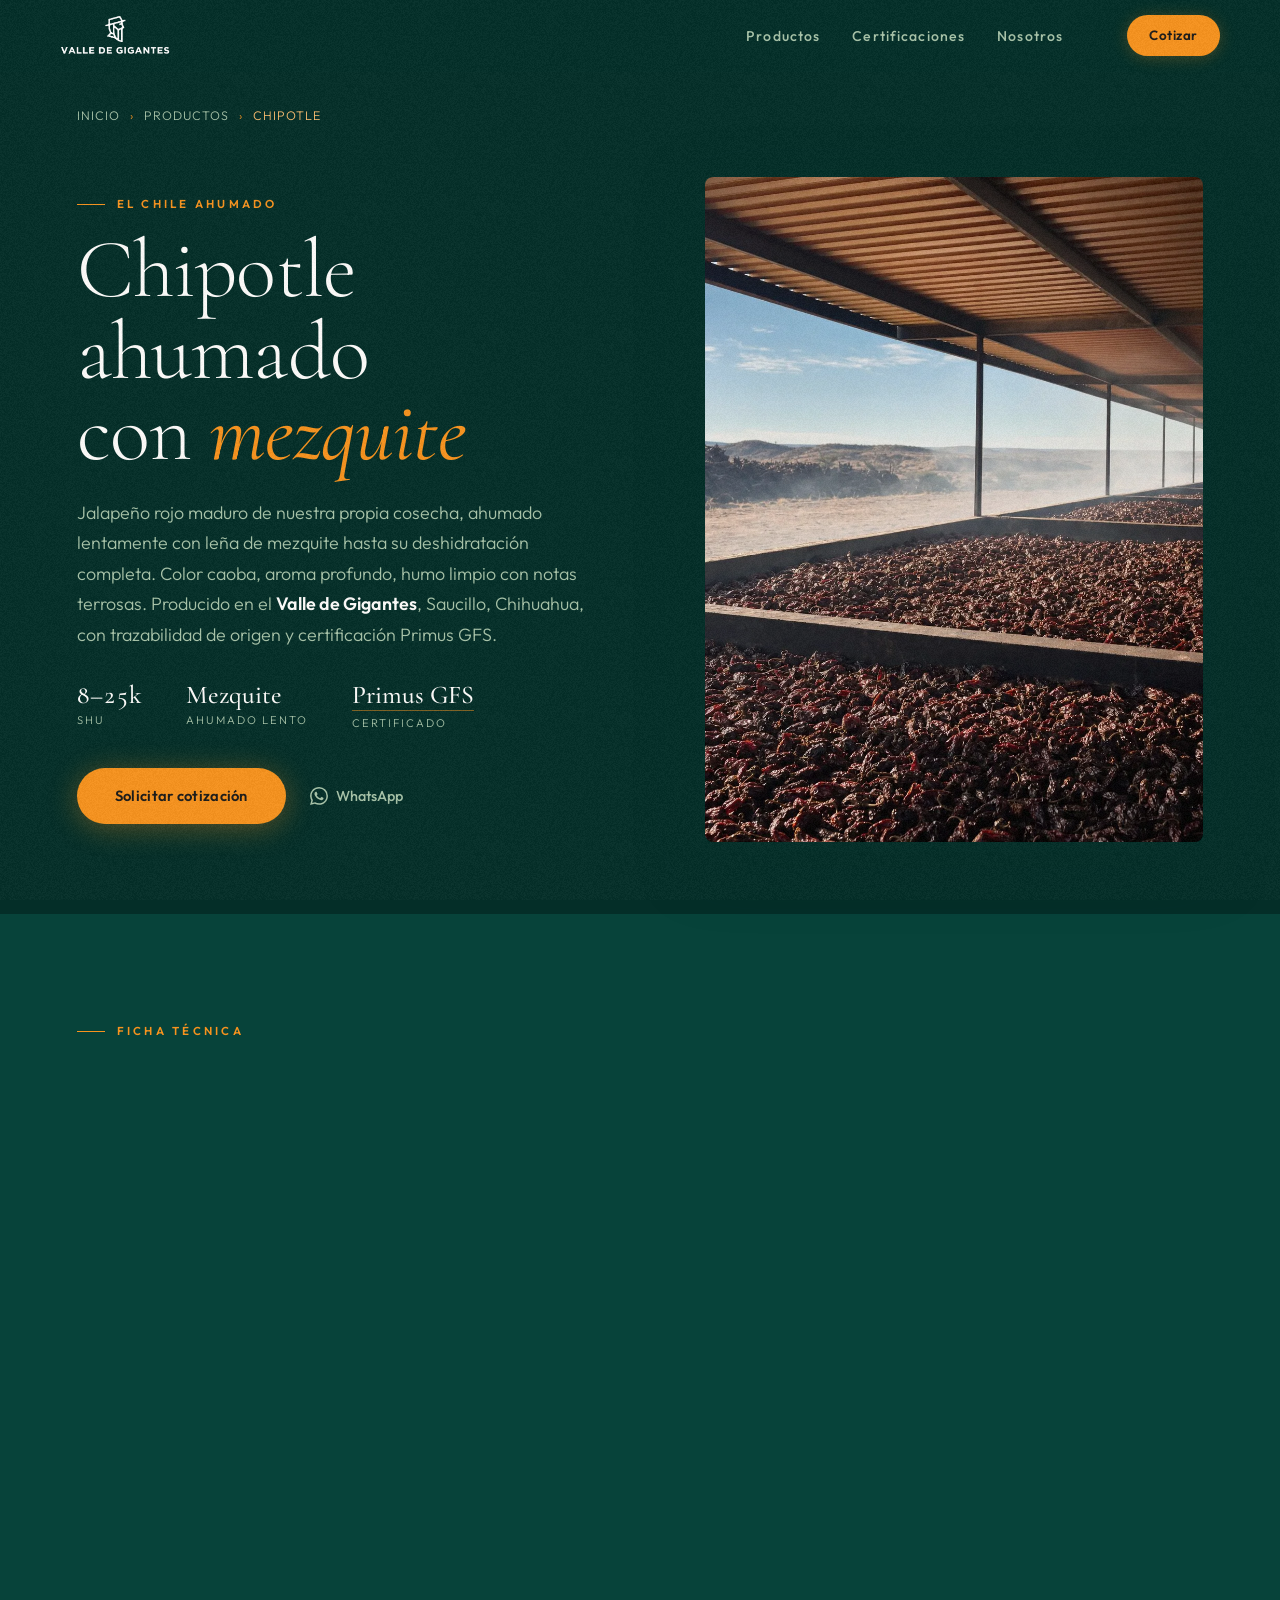
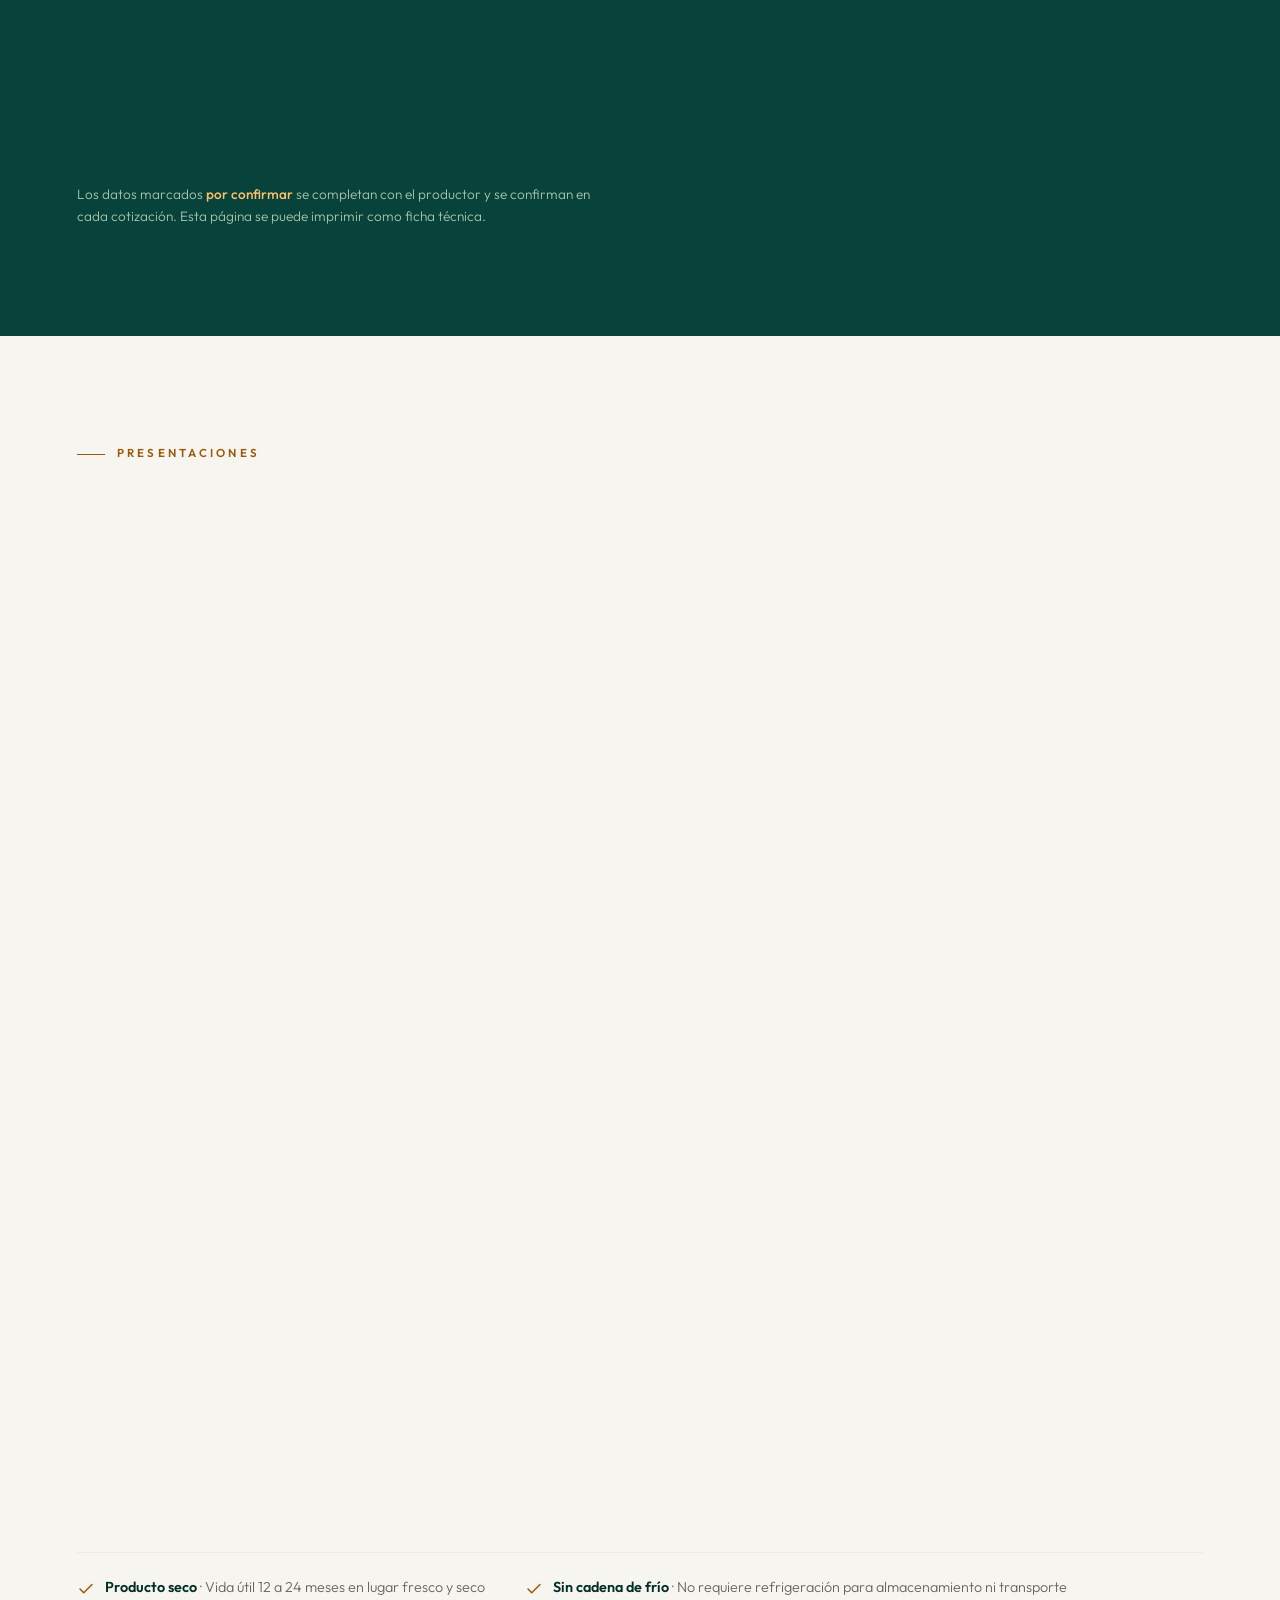
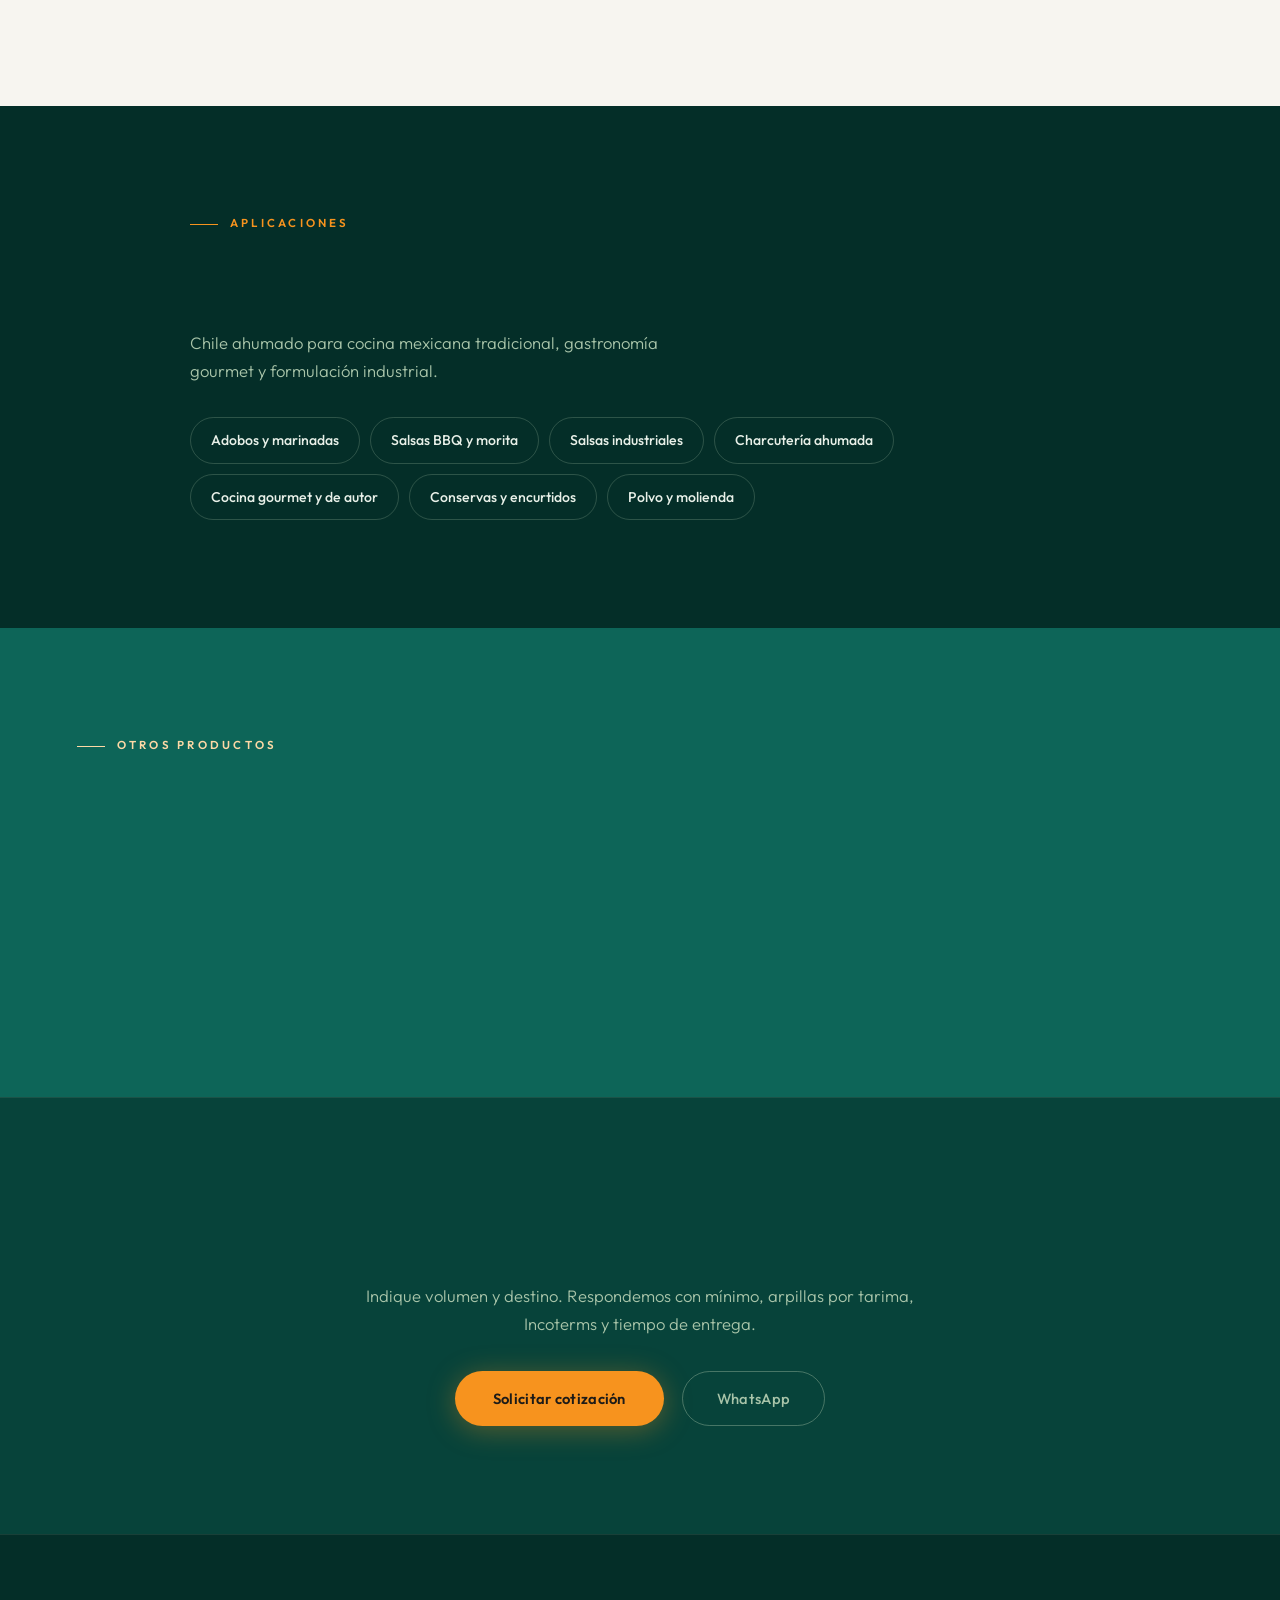
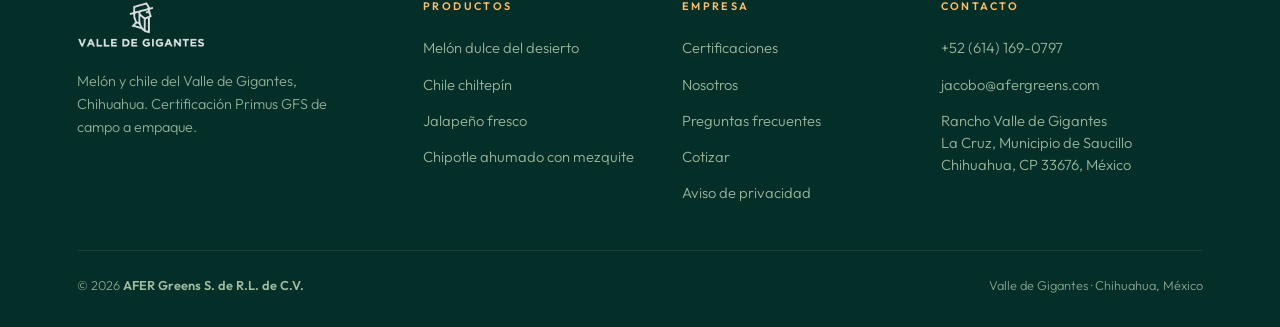
<file: chipotle/index.html>
<!DOCTYPE html>
<html lang="es-MX">
<head>
    <meta charset="UTF-8">
    <meta name="viewport" content="width=device-width, initial-scale=1.0">
    <meta name="robots" content="index, follow, max-image-preview:large">
    <meta name="author" content="AFER Greens S. de R.L. de C.V.">
    <meta name="description" content="Chipotle ahumado lento con leña de mezquite en el Valle de Gigantes, Chihuahua. Color caoba, picor 8,000–25,000 SHU. Arpilla 30 kg para salsas, charcutería y exportación. Primus GFS.">
    <link rel="canonical" href="https://www.afergreens.com/chipotle/">
    <link rel="icon" href="/favicon.ico" sizes="16x16 32x32 48x48">
    <link rel="icon" type="image/png" sizes="64x64" href="/favicon-64.png">
    <link rel="apple-touch-icon" href="/apple-touch-icon.png">
    <meta name="theme-color" content="#042E28">

    <title>Chipotle Ahumado con Mezquite — Arpilla 30 kg | AFER Greens</title>

    <meta property="og:type" content="product">
    <meta property="og:site_name" content="AFER Greens">
    <meta property="og:title" content="Chipotle Ahumado con Mezquite — Arpilla 30 kg | AFER Greens">
    <meta property="og:description" content="Chipotle ahumado lento con leña de mezquite en el Valle de Gigantes, Chihuahua. Color caoba, picor 8,000–25,000 SHU. Arpilla 30 kg para salsas, charcutería y exportación. Primus GFS.">
    <meta property="og:url" content="https://www.afergreens.com/chipotle/">
    <meta property="og:locale" content="es_MX">
    <meta property="og:image" content="https://www.afergreens.com/img/og-chipotle.jpg">
    <meta property="og:image:width" content="1200">
    <meta property="og:image:height" content="630">
    <meta property="og:image:alt" content="Chipotle ahumado con mezquite sobre bandeja de secado, Valle de Gigantes">
    <meta name="twitter:card" content="summary_large_image">
    <meta name="twitter:title" content="Chipotle Ahumado con Mezquite — Arpilla 30 kg | AFER Greens">
    <meta name="twitter:description" content="Chipotle ahumado lento con leña de mezquite en el Valle de Gigantes, Chihuahua. Color caoba, picor 8,000–25,000 SHU. Arpilla 30 kg para salsas, charcutería y exportación. Primus GFS.">
    <meta name="twitter:image" content="https://www.afergreens.com/img/og-chipotle.jpg">

    <link rel="preload" href="/assets/fonts/cormorant-garamond-300.woff2" as="font" type="font/woff2" crossorigin>
    <link rel="preload" href="/assets/fonts/cormorant-garamond-400-italic.woff2" as="font" type="font/woff2" crossorigin>
    <link rel="preload" href="/assets/fonts/outfit-300.woff2" as="font" type="font/woff2" crossorigin>
    <link rel="stylesheet" href="/assets/site.css">

    <script type="application/ld+json">
{
  "@context": "https://schema.org",
  "@graph": [
    {
      "@type": "Product",
      "@id": "https://www.afergreens.com/chipotle/#product",
      "name": "Chipotle ahumado con mezquite",
      "description": "Chipotle ahumado lento con leña de mezquite en el Valle de Gigantes, Chihuahua. Color caoba, picor 8,000–25,000 SHU. Arpilla 30 kg para salsas, charcutería y exportación. Primus GFS.",
      "url": "https://www.afergreens.com/chipotle/",
      "image": [
        "https://www.afergreens.com/chipotle.jpg",
        "https://www.afergreens.com/chipotle-30kg.jpg"
      ],
      "sku": "AFER-CHI",
      "category": "Chile ahumado / Especias",
      "inLanguage": "es-MX",
      "brand": {
        "@type": "Organization",
        "name": "AFER Greens",
        "@id": "https://www.afergreens.com/#organization"
      },
      "manufacturer": {
        "@type": "Organization",
        "name": "Valle de Gigantes",
        "@id": "https://www.afergreens.com/#farm"
      },
      "countryOfOrigin": "MX",
      "additionalProperty": [
        {
          "@type": "PropertyValue",
          "name": "Picor (SHU)",
          "value": "8,000–25,000"
        },
        {
          "@type": "PropertyValue",
          "name": "Longitud",
          "value": "4-7 cm (deshidratado)"
        },
        {
          "@type": "PropertyValue",
          "name": "Color",
          "value": "Caoba ahumada / rojo profundo"
        },
        {
          "@type": "PropertyValue",
          "name": "Proceso",
          "value": "Ahumado lento con leña de mezquite hasta deshidratación"
        },
        {
          "@type": "PropertyValue",
          "name": "Vida útil",
          "value": "12-24 meses en lugar fresco y seco, sin refrigeración"
        },
        {
          "@type": "PropertyValue",
          "name": "Origen",
          "value": "Valle de Gigantes, Saucillo, Chihuahua, MX"
        }
      ],
      "offers": [
        {
          "@type": "Offer",
          "sku": "AFER-CHI-30KG",
          "name": "Chipotle ahumado con mezquite, arpilla 30 kg",
          "availability": "https://schema.org/InStock",
          "businessFunction": "http://purl.org/goodrelations/v1#Sell",
          "seller": {
            "@id": "https://www.afergreens.com/#organization"
          }
        }
      ]
    },
    {
      "@type": "BreadcrumbList",
      "itemListElement": [
        {
          "@type": "ListItem",
          "position": 1,
          "name": "Inicio",
          "item": "https://www.afergreens.com/"
        },
        {
          "@type": "ListItem",
          "position": 2,
          "name": "Productos",
          "item": "https://www.afergreens.com/#productos"
        },
        {
          "@type": "ListItem",
          "position": 3,
          "name": "Chipotle",
          "item": "https://www.afergreens.com/chipotle/"
        }
      ]
    }
  ]
}
    </script>
</head>
<body>
    <a class="skip-link" href="#contenido">Saltar al contenido</a>
    <svg width="0" height="0" style="position:absolute" aria-hidden="true" focusable="false">
        <symbol id="i-menu" viewBox="0 0 24 24"><path d="M4 12h16M4 6h16M4 18h16"/></symbol>
        <symbol id="i-x" viewBox="0 0 24 24"><path d="M18 6 6 18M6 6l12 12"/></symbol>
        <symbol id="i-arrow" viewBox="0 0 24 24"><path d="M5 12h14M12 5l7 7-7 7"/></symbol>
        <symbol id="i-ext" viewBox="0 0 24 24"><path d="M15 3h6v6M10 14 21 3M18 13v6a2 2 0 0 1-2 2H5a2 2 0 0 1-2-2V8a2 2 0 0 1 2-2h6"/></symbol>
        <symbol id="i-check" viewBox="0 0 24 24"><path d="M20 6 9 17l-5-5"/></symbol>
        <symbol id="i-wa" viewBox="0 0 24 24"><path fill="currentColor" stroke="none" d="M17.472 14.382c-.297-.149-1.758-.867-2.03-.967-.273-.099-.471-.148-.67.15-.197.297-.767.966-.94 1.164-.173.199-.347.223-.644.075-.297-.15-1.255-.463-2.39-1.475-.883-.788-1.48-1.761-1.653-2.059-.173-.297-.018-.458.13-.606.134-.133.298-.347.446-.52.149-.174.198-.298.298-.497.099-.198.05-.371-.025-.52-.075-.149-.669-1.612-.916-2.207-.242-.579-.487-.5-.669-.51-.173-.008-.371-.01-.57-.01-.198 0-.52.074-.792.372-.272.297-1.04 1.016-1.04 2.479 0 1.462 1.065 2.875 1.213 3.074.149.198 2.096 3.2 5.077 4.487.709.306 1.262.489 1.694.625.712.227 1.36.195 1.871.118.571-.085 1.758-.719 2.006-1.413.248-.694.248-1.289.173-1.413-.074-.124-.272-.198-.57-.347m-5.421 7.403h-.004a9.87 9.87 0 0 1-5.031-1.378l-.361-.214-3.741.982.998-3.648-.235-.374a9.86 9.86 0 0 1-1.51-5.26c.001-5.45 4.436-9.884 9.888-9.884 2.64 0 5.122 1.03 6.988 2.898a9.825 9.825 0 0 1 2.893 6.994c-.003 5.45-4.437 9.885-9.885 9.885m8.413-18.297A11.815 11.815 0 0 0 12.05 0C5.495 0 .16 5.335.157 11.892c0 2.096.547 4.142 1.588 5.945L.057 24l6.305-1.654a11.882 11.882 0 0 0 5.683 1.448h.005c6.554 0 11.89-5.335 11.893-11.893a11.821 11.821 0 0 0-3.48-8.413Z"/></symbol>
    </svg>
    <div id="cursor" aria-hidden="true"></div>
    <div id="cursor-ring" aria-hidden="true"></div>

    <header id="site-header">
        <div class="nav-container">
            <div class="logo">
                <a href="/" aria-label="AFER Greens — inicio"><picture>
                    <source srcset="/logo.webp" type="image/webp">
                    <img src="/logo.png?v=3" alt="AFER Greens — Valle de Gigantes" width="1107" height="487" fetchpriority="high" decoding="async">
                </picture></a>
            </div>
            <button class="nav-toggle" type="button" aria-expanded="false" aria-controls="nav-main" aria-label="Abrir menú">
                <svg class="ic ic-menu" aria-hidden="true"><use href="#i-menu"/></svg>
                <svg class="ic ic-x" aria-hidden="true"><use href="#i-x"/></svg>
            </button>
            <nav class="nav-main" id="nav-main" aria-label="Principal">
                <ul>
                    <li><a href="/#productos">Productos</a></li>
                    <li><a href="/#certificaciones">Certificaciones</a></li>
                    <li><a href="/#nosotros">Nosotros</a></li>
                    <li><a href="/#contacto" class="nav-cta in-menu">Cotizar</a></li>
                </ul>
                <a href="/#contacto" class="nav-cta in-bar">Cotizar</a>
            </nav>
        </div>
    </header>

    <main id="contenido">

    <nav class="breadcrumb" aria-label="Ruta de navegación">
        <div class="bc-inner">
            <a href="/">Inicio</a><span class="sep" aria-hidden="true">&rsaquo;</span>
            <a href="/#productos">Productos</a><span class="sep" aria-hidden="true">&rsaquo;</span>
            <span aria-current="page">Chipotle</span>
        </div>
    </nav>

    <section class="product-hero">
        <div class="ph-inner">
            <div class="ph-content">
                <span class="section-label">El chile ahumado</span>
                <h1>Chipotle ahumado con <em>mezquite</em></h1>
                <p class="ph-sub">Jalapeño rojo maduro de nuestra propia cosecha, ahumado lentamente con leña de mezquite hasta su deshidratación completa. Color caoba, aroma profundo, humo limpio con notas terrosas. Producido en el <strong>Valle de Gigantes</strong>, Saucillo, Chihuahua, con trazabilidad de origen y certificación Primus GFS.</p>
                <div class="ph-meta"><div><strong>8–25k</strong><span>SHU</span></div><div><strong>Mezquite</strong><span>Ahumado lento</span></div><a href="https://secure.azzule.com/PGFSDocuments/PGFS_Certificate_SCS-PGFS-1546_373629_0_SP.pdf" target="_blank" rel="noopener"><strong>Primus GFS</strong><span>Certificado<span class="visually-hidden"> de campo, PDF, abre en ventana nueva</span></span></a></div>
                <div class="ph-actions">
                    <a href="/?producto=Chipotle%20ahumado%20con%20mezquite#contacto" class="btn-primary">Solicitar cotización</a>
                    <a class="hero-wa" href="https://wa.me/526141690797?text=Hola%2C%20me%20interesa%20cotizar%20chipotle%20ahumado%20con%20mezquite%20%28volumen%20y%20destino%3A%20%29." target="_blank" rel="noopener"><svg class="ic" aria-hidden="true"><use href="#i-wa"/></svg>WhatsApp<span class="visually-hidden"> (abre en ventana nueva)</span></a>
                </div>
            </div>
            <div class="ph-visual"><picture><source type="image/webp" srcset="/img/chipotle-480.webp 480w, /img/chipotle-960.webp 960w, /chipotle.webp 1024w" sizes="(min-width: 1025px) 45vw, 100vw"><img src="/chipotle.jpg" srcset="/img/chipotle-480.jpg 480w, /img/chipotle-960.jpg 960w, /chipotle.jpg 1024w" sizes="(min-width: 1025px) 45vw, 100vw" alt="Chipotle ahumado con mezquite sobre bandeja de secado, Valle de Gigantes" fetchpriority="high" decoding="async" width="1024" height="1536"></picture></div>
        </div>
    </section>

    <section class="section-pad specs" id="ficha">
        <div class="specs-inner">
            <span class="section-label reveal">Ficha técnica</span>
            <h2 class="section-title reveal reveal-d1">Datos del <em>producto</em>.</h2>
            <div class="spec-grid">
                <div class="spec-list reveal reveal-d2">
                    <h3>Características</h3>
                    <dl class="stagger">
<div class="row"><dt>Picor</dt><dd>8,000 a 25,000 SHU. Pungencia concentrada, perfil ahumado dulce</dd></div>
<div class="row"><dt>Proceso</dt><dd>Ahumado lento con leña de mezquite hasta deshidratación completa. Lote artesanal</dd></div>
<div class="row"><dt>Materia prima</dt><dd>Jalapeño rojo maduro de cosecha propia</dd></div>
<div class="row"><dt>Color</dt><dd>Caoba ahumada, rojo profundo con tonos cobrizos</dd></div>
<div class="row"><dt>Calibre</dt><dd>Longitud 4 a 7 cm tras deshidratación. Pieza entera, sin fragmentos</dd></div>
<div class="row"><dt>Forma</dt><dd>Cónica deshidratada, superficie arrugada con relieve longitudinal y tallo seco</dd></div>
<div class="row"><dt>Vida de anaquel</dt><dd>12 a 24 meses en lugar fresco y seco. No requiere refrigeración</dd></div>
<div class="row"><dt>Certificación</dt><dd><a href="https://secure.azzule.com/PGFSDocuments/PGFS_Certificate_SCS-PGFS-1546_373629_0_SP.pdf" target="_blank" rel="noopener">Primus GFS campo #373629<span class="visually-hidden"> (PDF, abre en ventana nueva)</span></a> · <a href="https://secure.azzule.com/PGFSDocuments/PGFS_Certificate_SCS-PGFS-1546_373630_0_SP.pdf" target="_blank" rel="noopener">Primus GFS cuadrilla #373630<span class="visually-hidden"> (PDF, abre en ventana nueva)</span></a> · <a href="https://secure.azzule.com/PGFSDocuments/PGFS_Certificate_SCS-PGFS-1562_373631_0_SP.pdf" target="_blank" rel="noopener">Primus GFS empaque #373631<span class="visually-hidden"> (PDF, abre en ventana nueva)</span></a></dd></div>
                    </dl>
                </div>
                <div class="spec-list reveal reveal-d3">
                    <h3>Logística y disponibilidad</h3>
                    <dl class="stagger">
<div class="row"><dt>Disponibilidad</dt><dd>Todo el año sujeto a inventario</dd></div>
<div class="row"><dt>Pedido mínimo</dt><dd><span class="pending">Por confirmar</span></dd></div>
<div class="row"><dt>Empaque</dt><dd>Arpilla 30 kg · arpillas por tarima <span class="pending">Por confirmar</span></dd></div>
<div class="row"><dt>Incoterms</dt><dd><span class="pending">Por confirmar</span></dd></div>
<div class="row"><dt>Tiempo de entrega</dt><dd><span class="pending">Por confirmar</span></dd></div>
<div class="row"><dt>Fracción arancelaria</dt><dd><span class="pending">Por confirmar</span></dd></div><div class="row"><dt>Calendario</dt><dd><div class="season" role="img" aria-label="Disponible todo el año."><div class="season-months" aria-hidden="true"><span class="on"></span><span class="on"></span><span class="on"></span><span class="on"></span><span class="on"></span><span class="on"></span><span class="on"></span><span class="on"></span><span class="on"></span><span class="on"></span><span class="on"></span><span class="on"></span></div><div class="season-labels" aria-hidden="true"><span>Ene</span><span>Feb</span><span>Mar</span><span>Abr</span><span>May</span><span>Jun</span><span>Jul</span><span>Ago</span><span>Sep</span><span>Oct</span><span>Nov</span><span>Dic</span></div></div></dd></div>
                    </dl>
                </div>
            </div>
            <p class="spec-note reveal reveal-d3">Los datos marcados <span class="pending">por confirmar</span> se completan con el productor y se confirman en cada cotización. Esta página se puede imprimir como ficha técnica.</p>
        </div>
    </section>

    <section class="section-pad presentations light" id="presentaciones">
        <div class="pres-inner">
            <span class="section-label reveal">Presentaciones</span>
            <h2 class="section-title reveal reveal-d1">Arpilla <em>industrial</em>.</h2>
            <p class="section-intro reveal reveal-d2">Formato a granel para procesadoras de salsas, charcutería ahumada, retail gourmet y exportación.</p>
            <div class="pres-grid">
                <div class="pres-card reveal reveal-d2">
                    <div class="pres-img curtain"><picture><source type="image/webp" srcset="/img/chipotle-30kg-480.webp 480w, /img/chipotle-30kg-960.webp 960w" sizes="(min-width: 769px) 33vw, 100vw"><img src="/img/chipotle-30kg-960.jpg" srcset="/img/chipotle-30kg-480.jpg 480w, /img/chipotle-30kg-960.jpg 960w" sizes="(min-width: 769px) 33vw, 100vw" alt="Arpilla de 30 kg de chipotle Valle de Gigantes sobre tarima" loading="lazy" decoding="async" width="960" height="640"></picture></div>
                    <div class="pres-body">
                        <span class="pres-tag">Industrial / gourmet / exportación</span>
                        <div class="pres-size">30 kg</div>
                        <p>Arpilla de polipropileno blanco, cosida, para almacenamiento sin refrigeración.</p>
                    </div>
                </div>
            </div>
            <div class="pres-states reveal"><div class="ps-item"><svg class="ic" aria-hidden="true"><use href="#i-check"/></svg><div><strong>Producto seco</strong> · Vida útil 12 a 24 meses en lugar fresco y seco</div></div><div class="ps-item"><svg class="ic" aria-hidden="true"><use href="#i-check"/></svg><div><strong>Sin cadena de frío</strong> · No requiere refrigeración para almacenamiento ni transporte</div></div></div>
        </div>
    </section>

    <section class="section-pad uses" id="usos">
        <div class="uses-inner">
            <span class="section-label reveal">Aplicaciones</span>
            <h2 class="section-title reveal reveal-d1">Usos en cocina e <em>industria</em>.</h2>
            <p class="section-intro reveal reveal-d2">Chile ahumado para cocina mexicana tradicional, gastronomía gourmet y formulación industrial.</p>
            <ul class="uses-tags reveal reveal-d2 stagger"><li>Adobos y marinadas</li><li>Salsas BBQ y morita</li><li>Salsas industriales</li><li>Charcutería ahumada</li><li>Cocina gourmet y de autor</li><li>Conservas y encurtidos</li><li>Polvo y molienda</li></ul>
        </div>
    </section>

    <section class="section-pad others">
        <div class="others-inner">
            <span class="section-label reveal">Otros productos</span>
            <h2 class="section-title reveal reveal-d1">Del mismo <em>valle</em>.</h2>
            <div class="others-grid">
                <a class="other-card reveal" href="/melon/">
                    <div class="thumb" data-vt="melon"><picture><source type="image/webp" srcset="/img/melon-112.webp 112w, /img/melon-224.webp 224w" sizes="88px"><img src="/img/melon-224.jpg" alt="" width="224" height="224" loading="lazy" decoding="async"></picture></div>
                    <div><h3>Melón dulce del desierto</h3><p>2–3 kg Peso por pieza</p></div>
                </a>
                <a class="other-card reveal" href="/chiltepin/">
                    <div class="thumb" data-vt="chiltepin"><picture><source type="image/webp" srcset="/img/chiltepin-112.webp 112w, /img/chiltepin-224.webp 224w" sizes="88px"><img src="/img/chiltepin-224.jpg" alt="" width="224" height="224" loading="lazy" decoding="async"></picture></div>
                    <div><h3>Chile chiltepín</h3><p>50–100k SHU</p></div>
                </a>
                <a class="other-card reveal" href="/jalapeno/">
                    <div class="thumb" data-vt="jalapeno"><picture><source type="image/webp" srcset="/img/jalapeno-112.webp 112w, /img/jalapeno-224.webp 224w" sizes="88px"><img src="/img/jalapeno-224.jpg" alt="" width="224" height="224" loading="lazy" decoding="async"></picture></div>
                    <div><h3>Jalapeño fresco</h3><p>2.5–8k SHU</p></div>
                </a>
            </div>
        </div>
    </section>

    <section class="section-pad cta-band">
        <div class="cta-inner">
            <h2 class="section-title reveal">¿Listo para <em>cotizar</em>?</h2>
            <p class="reveal reveal-d1">Indique volumen y destino. Respondemos con mínimo, arpillas por tarima, Incoterms y tiempo de entrega.</p>
            <div class="actions reveal reveal-d2">
                <a href="/?producto=Chipotle%20ahumado%20con%20mezquite#contacto" class="btn-primary">Solicitar cotización</a>
                <a class="btn-ghost" href="https://wa.me/526141690797?text=Hola%2C%20me%20interesa%20cotizar%20chipotle%20ahumado%20con%20mezquite%20%28volumen%20y%20destino%3A%20%29." target="_blank" rel="noopener">WhatsApp<span class="visually-hidden"> (abre en ventana nueva)</span></a>
            </div>
        </div>
    </section>

    </main>

    <footer>
        <div class="footer-inner">
            <div class="footer-grid">
                <div class="footer-brand">
                    <div class="footer-logo"><a href="/" aria-label="AFER Greens — inicio"><picture>
                        <source srcset="/logo.webp" type="image/webp">
                        <img src="/logo.png?v=3" alt="AFER Greens — Valle de Gigantes" width="1107" height="487" loading="lazy" decoding="async">
                    </picture></a></div>
                    <p>Melón y chile del Valle de Gigantes, Chihuahua. Certificación Primus GFS de campo a empaque.</p>
                </div>
                <div class="footer-col">
                    <h2>Productos</h2>
                    <ul>
                        <li><a href="/melon/">Melón dulce del desierto</a></li>
                        <li><a href="/chiltepin/">Chile chiltepín</a></li>
                        <li><a href="/jalapeno/">Jalapeño fresco</a></li>
                        <li><a href="/chipotle/">Chipotle ahumado con mezquite</a></li>
                    </ul>
                </div>
                <div class="footer-col">
                    <h2>Empresa</h2>
                    <ul>
                        <li><a href="/#certificaciones">Certificaciones</a></li>
                        <li><a href="/#nosotros">Nosotros</a></li>
                        <li><a href="/#faq">Preguntas frecuentes</a></li>
                        <li><a href="/#contacto">Cotizar</a></li>
                        <li><a href="/aviso-de-privacidad.html">Aviso de privacidad</a></li>
                    </ul>
                </div>
                <div class="footer-col">
                    <h2>Contacto</h2>
                    <ul>
                        <li><a href="tel:+526141690797">+52 (614) 169-0797</a></li>
                        <li><a href="mailto:jacobo@afergreens.com">jacobo@afergreens.com</a></li>
                        <li><address>Rancho Valle de Gigantes<br>La Cruz, Municipio de Saucillo<br>Chihuahua, CP 33676, México</address></li>
                    </ul>
                </div>
            </div>
            <div class="footer-bottom">
                <span>&copy; 2026 <strong>AFER Greens S. de R.L. de C.V.</strong></span>
                <span>Valle de Gigantes · Chihuahua, México</span>
            </div>
        </div>
    </footer>

    <a class="wa-float" href="https://wa.me/526141690797?text=Hola%2C%20me%20interesa%20cotizar%20chipotle%20ahumado%20con%20mezquite%20%28volumen%20y%20destino%3A%20%29." target="_blank" rel="noopener" aria-label="Escribir por WhatsApp (abre en ventana nueva)">
        <svg class="ic" aria-hidden="true"><use href="#i-wa"/></svg>
    </a>

    <script src="/assets/site.js" defer></script>
</body>
</html>
</file>
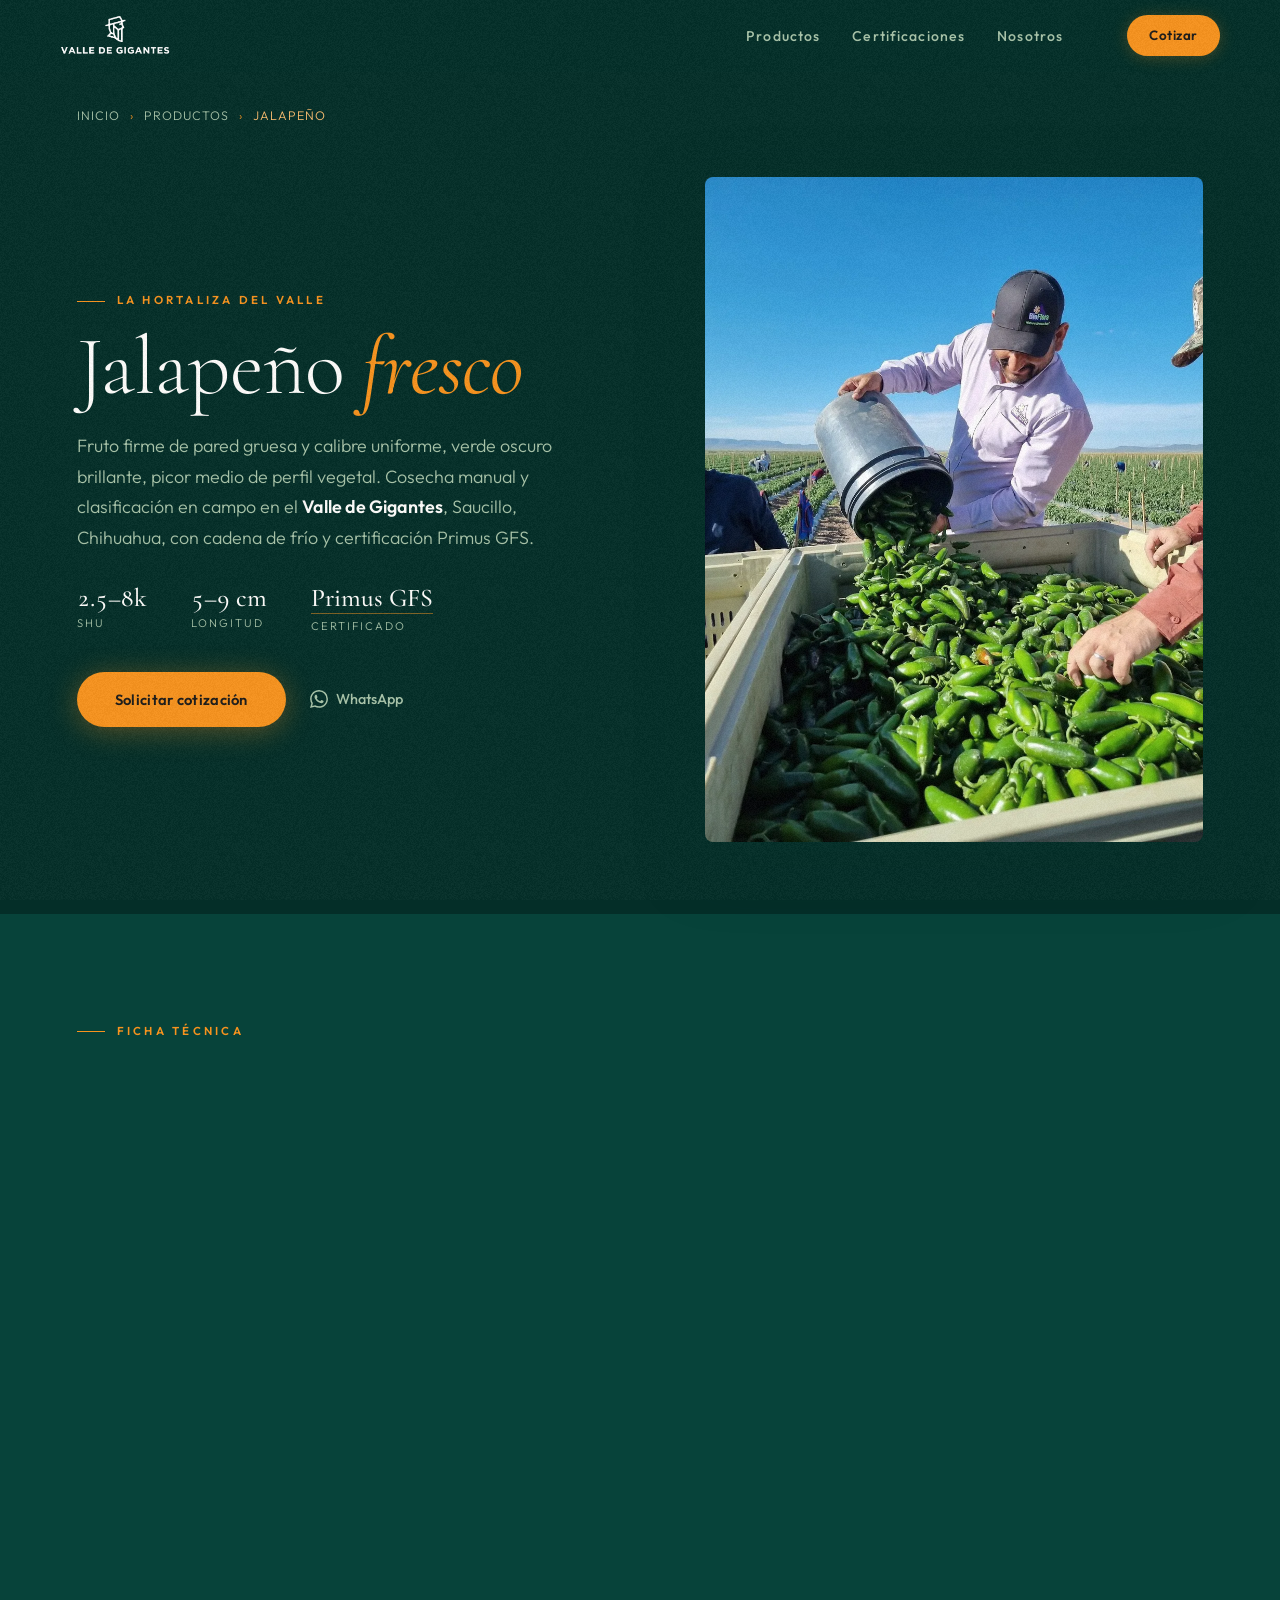
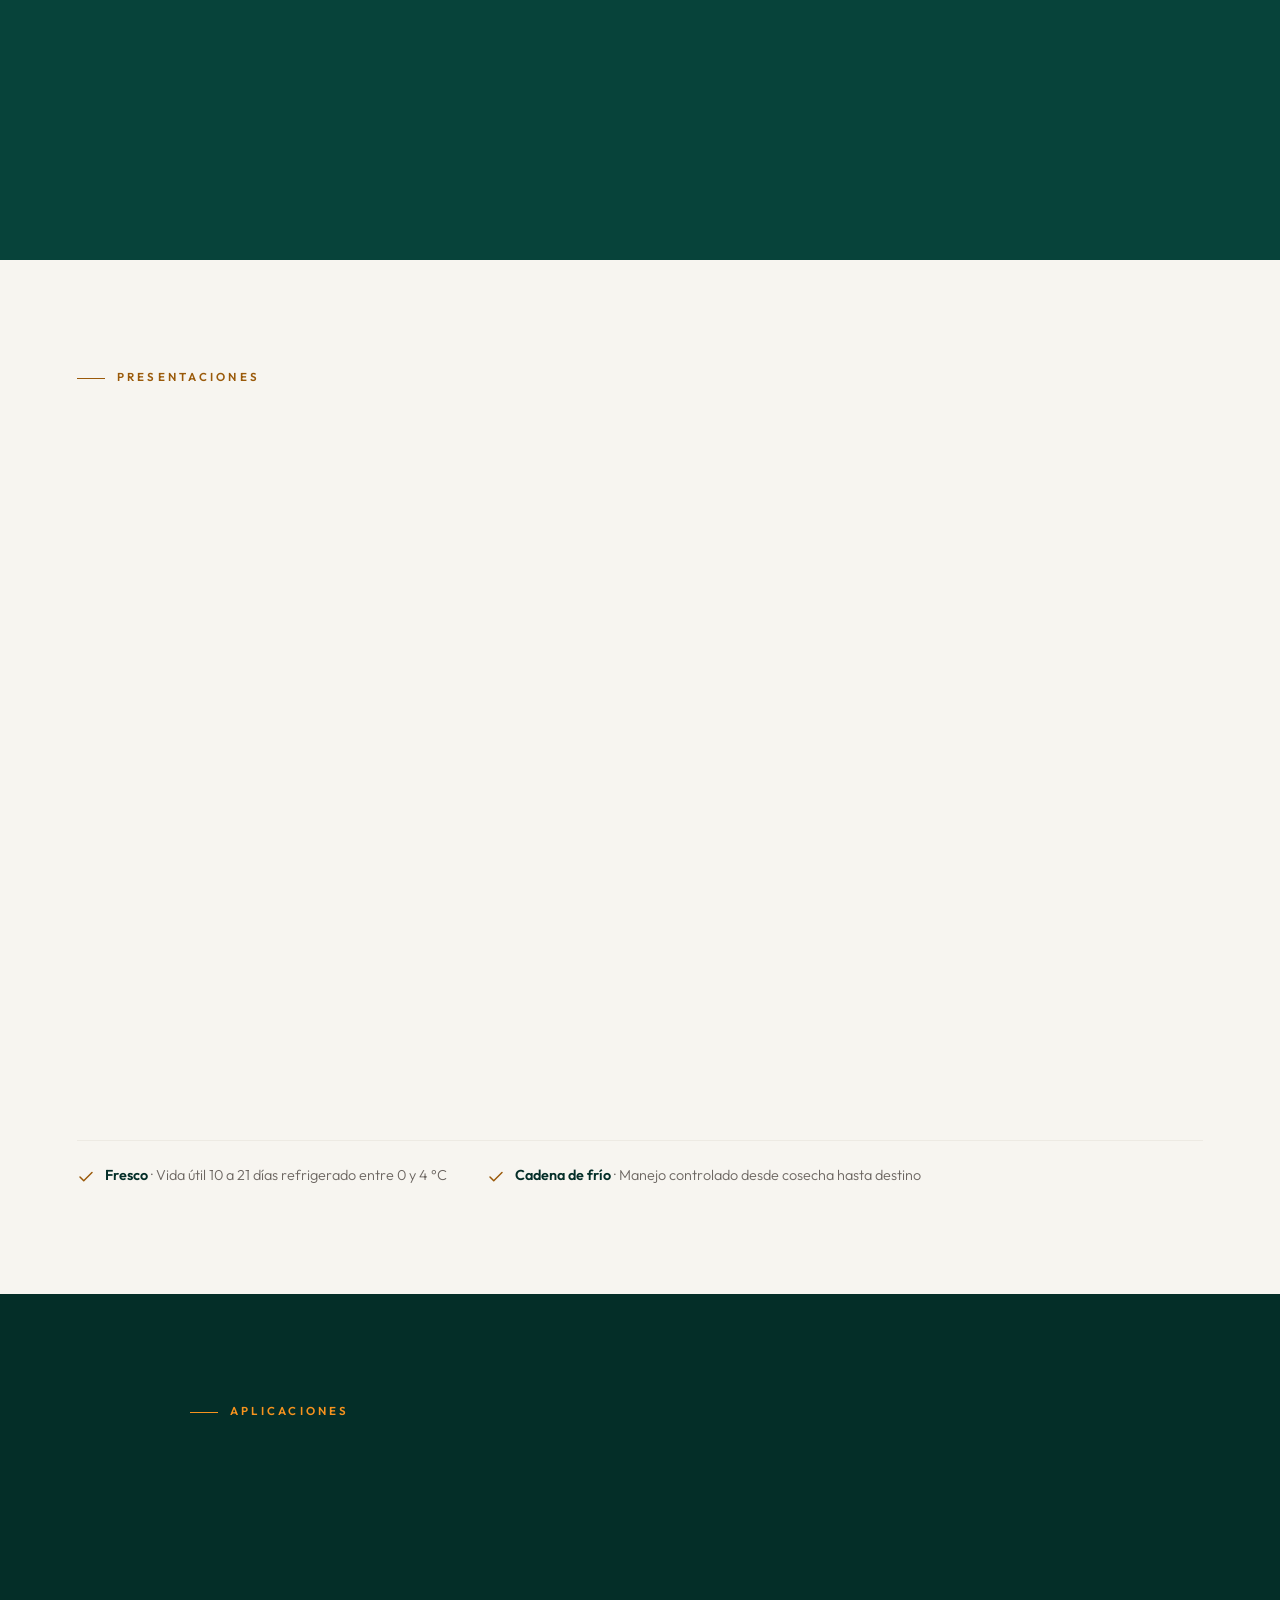
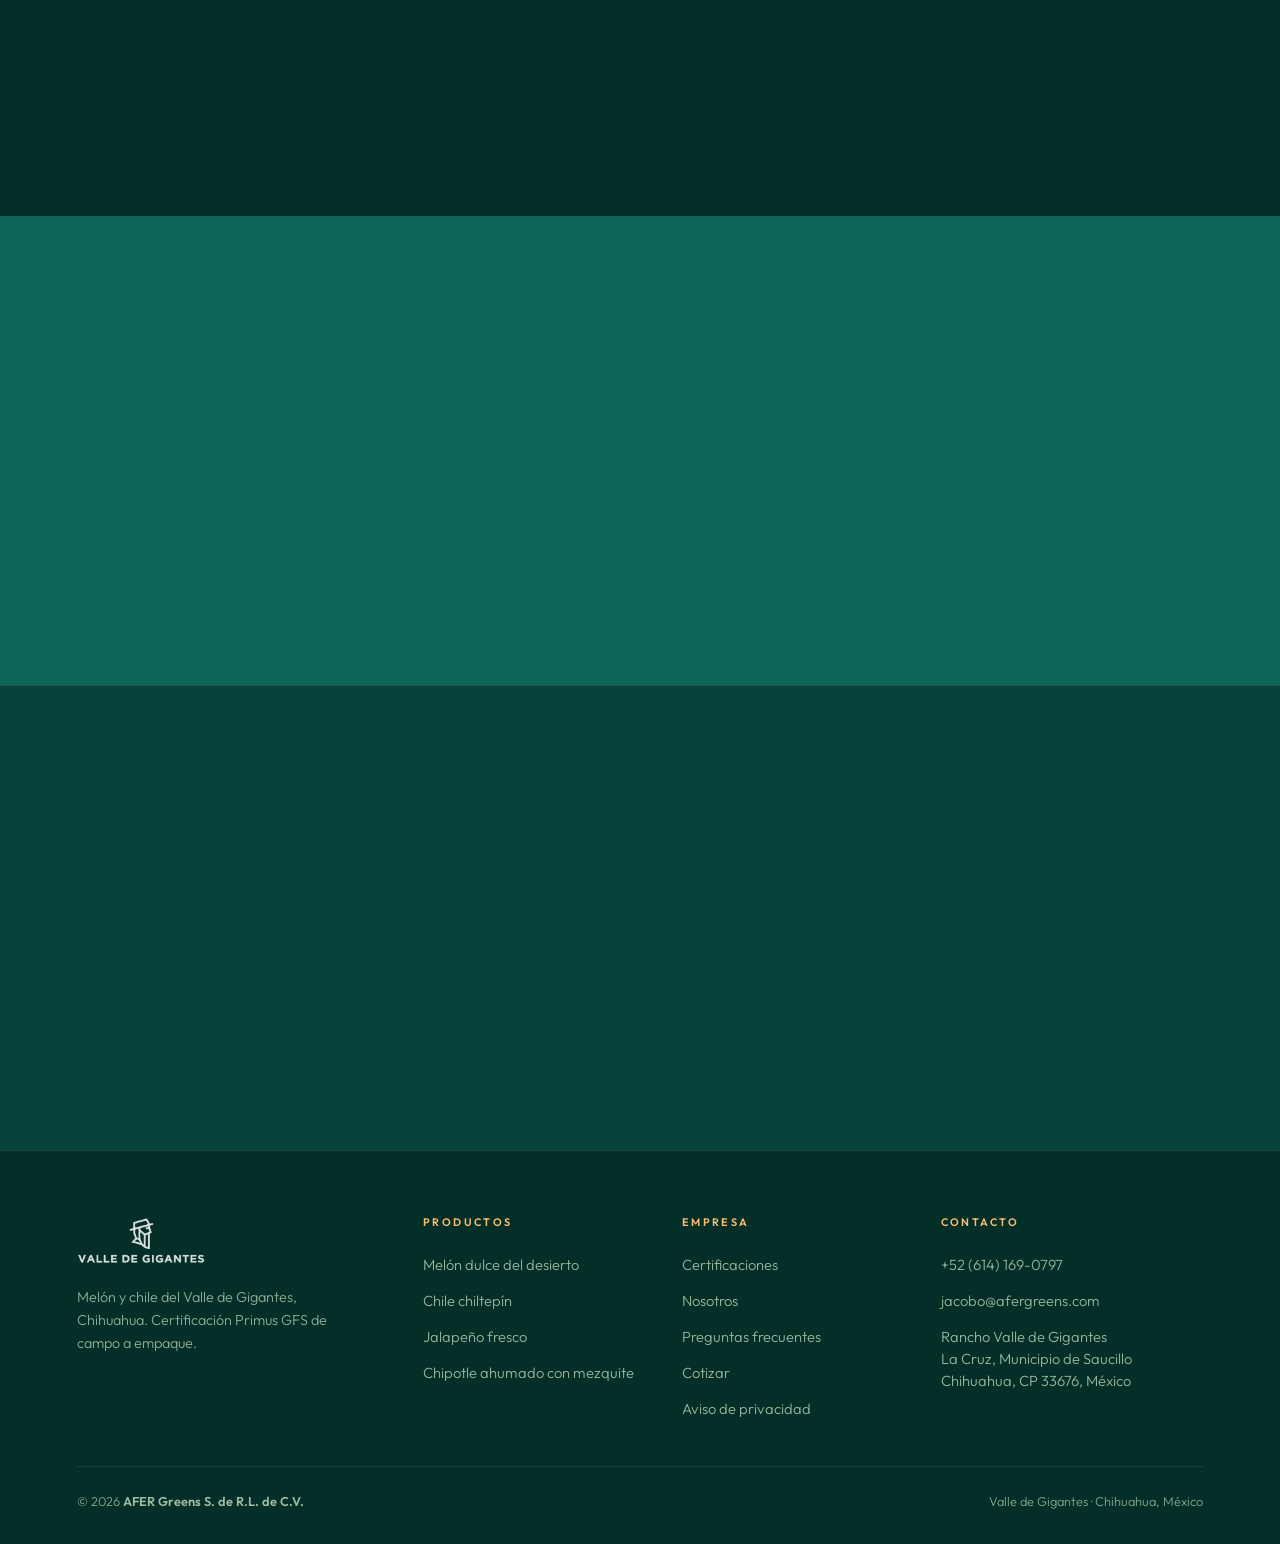
<file: jalapeno/index.html>
<!DOCTYPE html>
<html lang="es-MX">
<head>
    <meta charset="UTF-8">
    <meta name="viewport" content="width=device-width, initial-scale=1.0">
    <meta name="robots" content="index, follow, max-image-preview:large">
    <meta name="author" content="AFER Greens S. de R.L. de C.V.">
    <meta name="description" content="Jalapeño fresco del Valle de Gigantes, Chihuahua. Pared gruesa, calibre uniforme, picor 2,500–8,000 SHU. Caja 17 kg (1 1/9 bushel) y arpilla 30 kg. Primus GFS. Mayoreo y exportación.">
    <link rel="canonical" href="https://www.afergreens.com/jalapeno/">
    <link rel="icon" href="/favicon.ico" sizes="16x16 32x32 48x48">
    <link rel="icon" type="image/png" sizes="64x64" href="/favicon-64.png">
    <link rel="apple-touch-icon" href="/apple-touch-icon.png">
    <meta name="theme-color" content="#042E28">

    <title>Jalapeño Fresco de Chihuahua — Caja 17 kg y Arpilla 30 kg | AFER Greens</title>

    <meta property="og:type" content="product">
    <meta property="og:site_name" content="AFER Greens">
    <meta property="og:title" content="Jalapeño Fresco de Chihuahua — Caja 17 kg y Arpilla 30 kg | AFER Greens">
    <meta property="og:description" content="Jalapeño fresco del Valle de Gigantes, Chihuahua. Pared gruesa, calibre uniforme, picor 2,500–8,000 SHU. Caja 17 kg (1 1/9 bushel) y arpilla 30 kg. Primus GFS. Mayoreo y exportación.">
    <meta property="og:url" content="https://www.afergreens.com/jalapeno/">
    <meta property="og:locale" content="es_MX">
    <meta property="og:image" content="https://www.afergreens.com/img/og-jalapeno.jpg">
    <meta property="og:image:width" content="1200">
    <meta property="og:image:height" content="630">
    <meta property="og:image:alt" content="Cuadrilla vaciando jalapeño fresco en bin de campo, Valle de Gigantes">
    <meta name="twitter:card" content="summary_large_image">
    <meta name="twitter:title" content="Jalapeño Fresco de Chihuahua — Caja 17 kg y Arpilla 30 kg | AFER Greens">
    <meta name="twitter:description" content="Jalapeño fresco del Valle de Gigantes, Chihuahua. Pared gruesa, calibre uniforme, picor 2,500–8,000 SHU. Caja 17 kg (1 1/9 bushel) y arpilla 30 kg. Primus GFS. Mayoreo y exportación.">
    <meta name="twitter:image" content="https://www.afergreens.com/img/og-jalapeno.jpg">

    <link rel="preload" href="/assets/fonts/cormorant-garamond-300.woff2" as="font" type="font/woff2" crossorigin>
    <link rel="preload" href="/assets/fonts/cormorant-garamond-400-italic.woff2" as="font" type="font/woff2" crossorigin>
    <link rel="preload" href="/assets/fonts/outfit-300.woff2" as="font" type="font/woff2" crossorigin>
    <link rel="stylesheet" href="/assets/site.css">

    <script type="application/ld+json">
{
  "@context": "https://schema.org",
  "@graph": [
    {
      "@type": "Product",
      "@id": "https://www.afergreens.com/jalapeno/#product",
      "name": "Jalapeño fresco",
      "description": "Jalapeño fresco del Valle de Gigantes, Chihuahua. Pared gruesa, calibre uniforme, picor 2,500–8,000 SHU. Caja 17 kg (1 1/9 bushel) y arpilla 30 kg. Primus GFS. Mayoreo y exportación.",
      "url": "https://www.afergreens.com/jalapeno/",
      "image": [
        "https://www.afergreens.com/jalapeno.jpg",
        "https://www.afergreens.com/jalapeno-17kg.jpg",
        "https://www.afergreens.com/jalapeno-30kg.jpg"
      ],
      "sku": "AFER-JAL",
      "category": "Chile fresco / Hortalizas",
      "inLanguage": "es-MX",
      "brand": {
        "@type": "Organization",
        "name": "AFER Greens",
        "@id": "https://www.afergreens.com/#organization"
      },
      "manufacturer": {
        "@type": "Organization",
        "name": "Valle de Gigantes",
        "@id": "https://www.afergreens.com/#farm"
      },
      "countryOfOrigin": "MX",
      "additionalProperty": [
        {
          "@type": "PropertyValue",
          "name": "Picor (SHU)",
          "value": "2,500–8,000"
        },
        {
          "@type": "PropertyValue",
          "name": "Longitud",
          "value": "5-9 cm"
        },
        {
          "@type": "PropertyValue",
          "name": "Diámetro",
          "value": "2.5-3.5 cm"
        },
        {
          "@type": "PropertyValue",
          "name": "Vida útil (fresco)",
          "value": "10-21 días refrigerado 0-4°C"
        },
        {
          "@type": "PropertyValue",
          "name": "Origen",
          "value": "Valle de Gigantes, Saucillo, Chihuahua, MX"
        }
      ],
      "offers": [
        {
          "@type": "Offer",
          "sku": "AFER-JAL-17KG",
          "name": "Jalapeño caja 17 kg (1 1/9 bushel)",
          "availability": "https://schema.org/InStock",
          "businessFunction": "http://purl.org/goodrelations/v1#Sell",
          "seller": {
            "@id": "https://www.afergreens.com/#organization"
          }
        },
        {
          "@type": "Offer",
          "sku": "AFER-JAL-30KG",
          "name": "Jalapeño arpilla 30 kg",
          "availability": "https://schema.org/InStock",
          "businessFunction": "http://purl.org/goodrelations/v1#Sell",
          "seller": {
            "@id": "https://www.afergreens.com/#organization"
          }
        }
      ]
    },
    {
      "@type": "BreadcrumbList",
      "itemListElement": [
        {
          "@type": "ListItem",
          "position": 1,
          "name": "Inicio",
          "item": "https://www.afergreens.com/"
        },
        {
          "@type": "ListItem",
          "position": 2,
          "name": "Productos",
          "item": "https://www.afergreens.com/#productos"
        },
        {
          "@type": "ListItem",
          "position": 3,
          "name": "Jalapeño",
          "item": "https://www.afergreens.com/jalapeno/"
        }
      ]
    }
  ]
}
    </script>
</head>
<body>
    <a class="skip-link" href="#contenido">Saltar al contenido</a>
    <svg width="0" height="0" style="position:absolute" aria-hidden="true" focusable="false">
        <symbol id="i-menu" viewBox="0 0 24 24"><path d="M4 12h16M4 6h16M4 18h16"/></symbol>
        <symbol id="i-x" viewBox="0 0 24 24"><path d="M18 6 6 18M6 6l12 12"/></symbol>
        <symbol id="i-arrow" viewBox="0 0 24 24"><path d="M5 12h14M12 5l7 7-7 7"/></symbol>
        <symbol id="i-ext" viewBox="0 0 24 24"><path d="M15 3h6v6M10 14 21 3M18 13v6a2 2 0 0 1-2 2H5a2 2 0 0 1-2-2V8a2 2 0 0 1 2-2h6"/></symbol>
        <symbol id="i-check" viewBox="0 0 24 24"><path d="M20 6 9 17l-5-5"/></symbol>
        <symbol id="i-wa" viewBox="0 0 24 24"><path fill="currentColor" stroke="none" d="M17.472 14.382c-.297-.149-1.758-.867-2.03-.967-.273-.099-.471-.148-.67.15-.197.297-.767.966-.94 1.164-.173.199-.347.223-.644.075-.297-.15-1.255-.463-2.39-1.475-.883-.788-1.48-1.761-1.653-2.059-.173-.297-.018-.458.13-.606.134-.133.298-.347.446-.52.149-.174.198-.298.298-.497.099-.198.05-.371-.025-.52-.075-.149-.669-1.612-.916-2.207-.242-.579-.487-.5-.669-.51-.173-.008-.371-.01-.57-.01-.198 0-.52.074-.792.372-.272.297-1.04 1.016-1.04 2.479 0 1.462 1.065 2.875 1.213 3.074.149.198 2.096 3.2 5.077 4.487.709.306 1.262.489 1.694.625.712.227 1.36.195 1.871.118.571-.085 1.758-.719 2.006-1.413.248-.694.248-1.289.173-1.413-.074-.124-.272-.198-.57-.347m-5.421 7.403h-.004a9.87 9.87 0 0 1-5.031-1.378l-.361-.214-3.741.982.998-3.648-.235-.374a9.86 9.86 0 0 1-1.51-5.26c.001-5.45 4.436-9.884 9.888-9.884 2.64 0 5.122 1.03 6.988 2.898a9.825 9.825 0 0 1 2.893 6.994c-.003 5.45-4.437 9.885-9.885 9.885m8.413-18.297A11.815 11.815 0 0 0 12.05 0C5.495 0 .16 5.335.157 11.892c0 2.096.547 4.142 1.588 5.945L.057 24l6.305-1.654a11.882 11.882 0 0 0 5.683 1.448h.005c6.554 0 11.89-5.335 11.893-11.893a11.821 11.821 0 0 0-3.48-8.413Z"/></symbol>
    </svg>
    <div id="cursor" aria-hidden="true"></div>
    <div id="cursor-ring" aria-hidden="true"></div>

    <header id="site-header">
        <div class="nav-container">
            <div class="logo">
                <a href="/" aria-label="AFER Greens — inicio"><picture>
                    <source srcset="/logo.webp" type="image/webp">
                    <img src="/logo.png?v=3" alt="AFER Greens — Valle de Gigantes" width="1107" height="487" fetchpriority="high" decoding="async">
                </picture></a>
            </div>
            <button class="nav-toggle" type="button" aria-expanded="false" aria-controls="nav-main" aria-label="Abrir menú">
                <svg class="ic ic-menu" aria-hidden="true"><use href="#i-menu"/></svg>
                <svg class="ic ic-x" aria-hidden="true"><use href="#i-x"/></svg>
            </button>
            <nav class="nav-main" id="nav-main" aria-label="Principal">
                <ul>
                    <li><a href="/#productos">Productos</a></li>
                    <li><a href="/#certificaciones">Certificaciones</a></li>
                    <li><a href="/#nosotros">Nosotros</a></li>
                    <li><a href="/#contacto" class="nav-cta in-menu">Cotizar</a></li>
                </ul>
                <a href="/#contacto" class="nav-cta in-bar">Cotizar</a>
            </nav>
        </div>
    </header>

    <main id="contenido">

    <nav class="breadcrumb" aria-label="Ruta de navegación">
        <div class="bc-inner">
            <a href="/">Inicio</a><span class="sep" aria-hidden="true">&rsaquo;</span>
            <a href="/#productos">Productos</a><span class="sep" aria-hidden="true">&rsaquo;</span>
            <span aria-current="page">Jalapeño</span>
        </div>
    </nav>

    <section class="product-hero">
        <div class="ph-inner">
            <div class="ph-content">
                <span class="section-label">La hortaliza del valle</span>
                <h1>Jalapeño <em>fresco</em></h1>
                <p class="ph-sub">Fruto firme de pared gruesa y calibre uniforme, verde oscuro brillante, picor medio de perfil vegetal. Cosecha manual y clasificación en campo en el <strong>Valle de Gigantes</strong>, Saucillo, Chihuahua, con cadena de frío y certificación Primus GFS.</p>
                <div class="ph-meta"><div><strong>2.5–8k</strong><span>SHU</span></div><div><strong>5–9 cm</strong><span>Longitud</span></div><a href="https://secure.azzule.com/PGFSDocuments/PGFS_Certificate_SCS-PGFS-1546_373629_0_SP.pdf" target="_blank" rel="noopener"><strong>Primus GFS</strong><span>Certificado<span class="visually-hidden"> de campo, PDF, abre en ventana nueva</span></span></a></div>
                <div class="ph-actions">
                    <a href="/?producto=Jalape%C3%B1o%20fresco#contacto" class="btn-primary">Solicitar cotización</a>
                    <a class="hero-wa" href="https://wa.me/526141690797?text=Hola%2C%20me%20interesa%20cotizar%20jalape%C3%B1o%20fresco%20%28presentaci%C3%B3n%20y%20volumen%3A%20%29." target="_blank" rel="noopener"><svg class="ic" aria-hidden="true"><use href="#i-wa"/></svg>WhatsApp<span class="visually-hidden"> (abre en ventana nueva)</span></a>
                </div>
            </div>
            <div class="ph-visual"><picture><source type="image/webp" srcset="/img/jalapeno-480.webp 480w, /img/jalapeno-960.webp 960w, /jalapeno.webp 1118w" sizes="(min-width: 1025px) 45vw, 100vw"><img src="/jalapeno.jpg" srcset="/img/jalapeno-480.jpg 480w, /img/jalapeno-960.jpg 960w, /jalapeno.jpg 1118w" sizes="(min-width: 1025px) 45vw, 100vw" alt="Cuadrilla vaciando jalapeño fresco en bin de campo, Valle de Gigantes" fetchpriority="high" decoding="async" width="1118" height="1490"></picture></div>
        </div>
    </section>

    <section class="section-pad specs" id="ficha">
        <div class="specs-inner">
            <span class="section-label reveal">Ficha técnica</span>
            <h2 class="section-title reveal reveal-d1">Datos del <em>producto</em>.</h2>
            <div class="spec-grid">
                <div class="spec-list reveal reveal-d2">
                    <h3>Características</h3>
                    <dl class="stagger">
<div class="row"><dt>Picor</dt><dd>2,500 a 8,000 SHU. Pungencia media, sabor vegetal limpio</dd></div>
<div class="row"><dt>Calibre</dt><dd>Longitud 5 a 9 cm, diámetro 2.5 a 3.5 cm. Selección uniforme</dd></div>
<div class="row"><dt>Color</dt><dd>Verde oscuro brillante</dd></div>
<div class="row"><dt>Forma</dt><dd>Cónica alargada con ápice redondeado. Pared gruesa y carnosa</dd></div>
<div class="row"><dt>Vida de anaquel</dt><dd>10 a 21 días refrigerado entre 0 y 4 °C, HR 85–95 %</dd></div>
<div class="row"><dt>Cosecha</dt><dd>Manual y selectiva; clasificación por calibre y madurez en campo</dd></div>
<div class="row"><dt>Certificación</dt><dd><a href="https://secure.azzule.com/PGFSDocuments/PGFS_Certificate_SCS-PGFS-1546_373629_0_SP.pdf" target="_blank" rel="noopener">Primus GFS campo #373629<span class="visually-hidden"> (PDF, abre en ventana nueva)</span></a> · <a href="https://secure.azzule.com/PGFSDocuments/PGFS_Certificate_SCS-PGFS-1546_373630_0_SP.pdf" target="_blank" rel="noopener">Primus GFS cuadrilla #373630<span class="visually-hidden"> (PDF, abre en ventana nueva)</span></a> · <a href="https://secure.azzule.com/PGFSDocuments/PGFS_Certificate_SCS-PGFS-1562_373631_0_SP.pdf" target="_blank" rel="noopener">Primus GFS empaque #373631<span class="visually-hidden"> (PDF, abre en ventana nueva)</span></a></dd></div>
                    </dl>
                </div>
                <div class="spec-list reveal reveal-d3">
                    <h3>Logística y disponibilidad</h3>
                    <dl class="stagger">
<div class="row"><dt>Temporada</dt><dd><span class="pending">Por confirmar</span> — cultivo de temporada, ver calendario</dd></div>
<div class="row"><dt>Pedido mínimo</dt><dd><span class="pending">Por confirmar</span> por presentación</dd></div>
<div class="row"><dt>Empaque</dt><dd>Caja 17 kg (1 1/9 bushel) · arpilla 30 kg · cajas por tarima <span class="pending">Por confirmar</span></dd></div>
<div class="row"><dt>Incoterms</dt><dd><span class="pending">Por confirmar</span></dd></div>
<div class="row"><dt>Tiempo de entrega</dt><dd><span class="pending">Por confirmar</span></dd></div>
<div class="row"><dt>Fracción arancelaria</dt><dd><span class="pending">Por confirmar</span></dd></div><div class="row"><dt>Calendario</dt><dd><div class="season" role="img" aria-label="Temporada por confirmar."><div class="season-months" aria-hidden="true"><span class=""></span><span class=""></span><span class=""></span><span class=""></span><span class=""></span><span class=""></span><span class=""></span><span class=""></span><span class=""></span><span class=""></span><span class=""></span><span class=""></span></div><div class="season-labels" aria-hidden="true"><span>Ene</span><span>Feb</span><span>Mar</span><span>Abr</span><span>May</span><span>Jun</span><span>Jul</span><span>Ago</span><span>Sep</span><span>Oct</span><span>Nov</span><span>Dic</span></div></div></dd></div>
                    </dl>
                </div>
            </div>
            <p class="spec-note reveal reveal-d3">Los datos marcados <span class="pending">por confirmar</span> se completan con el productor y se confirman en cada cotización. Esta página se puede imprimir como ficha técnica.</p>
        </div>
    </section>

    <section class="section-pad presentations light" id="presentaciones">
        <div class="pres-inner">
            <span class="section-label reveal">Presentaciones</span>
            <h2 class="section-title reveal reveal-d1">Dos <em>formatos</em> de empaque.</h2>
            <p class="section-intro reveal reveal-d2">Caja estándar de exportación y arpilla industrial, según canal y destino.</p>
            <div class="pres-grid">
                <div class="pres-card reveal reveal-d2">
                    <div class="pres-img curtain"><picture><source type="image/webp" srcset="/img/jalapeno-17kg-480.webp 480w, /img/jalapeno-17kg-960.webp 960w" sizes="(min-width: 769px) 33vw, 100vw"><img src="/img/jalapeno-17kg-960.jpg" srcset="/img/jalapeno-17kg-480.jpg 480w, /img/jalapeno-17kg-960.jpg 960w" sizes="(min-width: 769px) 33vw, 100vw" alt="Caja de 17 kg de jalapeño Valle de Gigantes" loading="lazy" decoding="async" width="960" height="640"></picture></div>
                    <div class="pres-body">
                        <span class="pres-tag">Exportación / retail</span>
                        <div class="pres-size">17 kg</div>
                        <p>Caja 1 1/9 bushel, el formato logístico estándar para mayoreo, retail y exportación en fresco.</p>
                    </div>
                </div>
                <div class="pres-card reveal reveal-d3">
                    <div class="pres-img curtain"><picture><source type="image/webp" srcset="/img/jalapeno-30kg-480.webp 480w, /img/jalapeno-30kg-960.webp 960w" sizes="(min-width: 769px) 33vw, 100vw"><img src="/img/jalapeno-30kg-960.jpg" srcset="/img/jalapeno-30kg-480.jpg 480w, /img/jalapeno-30kg-960.jpg 960w" sizes="(min-width: 769px) 33vw, 100vw" alt="Arpilla de 30 kg de jalapeño Valle de Gigantes" loading="lazy" decoding="async" width="960" height="640"></picture></div>
                    <div class="pres-body">
                        <span class="pres-tag">Industrial / procesadora</span>
                        <div class="pres-size">30 kg</div>
                        <p>Arpilla de malla para encurtidoras, salseras y transformación industrial.</p>
                    </div>
                </div>
            </div>
            <div class="pres-states reveal"><div class="ps-item"><svg class="ic" aria-hidden="true"><use href="#i-check"/></svg><div><strong>Fresco</strong> · Vida útil 10 a 21 días refrigerado entre 0 y 4 °C</div></div><div class="ps-item"><svg class="ic" aria-hidden="true"><use href="#i-check"/></svg><div><strong>Cadena de frío</strong> · Manejo controlado desde cosecha hasta destino</div></div></div>
        </div>
    </section>

    <section class="section-pad uses" id="usos">
        <div class="uses-inner">
            <span class="section-label reveal">Aplicaciones</span>
            <h2 class="section-title reveal reveal-d1">Usos en fresco e <em>industria</em>.</h2>
            <p class="section-intro reveal reveal-d2">Hortaliza para mercado en fresco, formulación industrial y cocina tradicional mexicana.</p>
            <ul class="uses-tags reveal reveal-d2 stagger"><li>Encurtidos y escabeches</li><li>Salsas industriales</li><li>Rellenos y toreados</li><li>Cocina mexicana tradicional</li><li>Mercado fresco y retail</li><li>Materia prima para chipotle</li></ul>
        </div>
    </section>

    <section class="section-pad others">
        <div class="others-inner">
            <span class="section-label reveal">Otros productos</span>
            <h2 class="section-title reveal reveal-d1">Del mismo <em>valle</em>.</h2>
            <div class="others-grid">
                <a class="other-card reveal" href="/melon/">
                    <div class="thumb" data-vt="melon"><picture><source type="image/webp" srcset="/img/melon-112.webp 112w, /img/melon-224.webp 224w" sizes="88px"><img src="/img/melon-224.jpg" alt="" width="224" height="224" loading="lazy" decoding="async"></picture></div>
                    <div><h3>Melón dulce del desierto</h3><p>2–3 kg Peso por pieza</p></div>
                </a>
                <a class="other-card reveal" href="/chiltepin/">
                    <div class="thumb" data-vt="chiltepin"><picture><source type="image/webp" srcset="/img/chiltepin-112.webp 112w, /img/chiltepin-224.webp 224w" sizes="88px"><img src="/img/chiltepin-224.jpg" alt="" width="224" height="224" loading="lazy" decoding="async"></picture></div>
                    <div><h3>Chile chiltepín</h3><p>50–100k SHU</p></div>
                </a>
                <a class="other-card reveal" href="/chipotle/">
                    <div class="thumb" data-vt="chipotle"><picture><source type="image/webp" srcset="/img/chipotle-112.webp 112w, /img/chipotle-224.webp 224w" sizes="88px"><img src="/img/chipotle-224.jpg" alt="" width="224" height="224" loading="lazy" decoding="async"></picture></div>
                    <div><h3>Chipotle ahumado con mezquite</h3><p>8–25k SHU</p></div>
                </a>
            </div>
        </div>
    </section>

    <section class="section-pad cta-band">
        <div class="cta-inner">
            <h2 class="section-title reveal">¿Listo para <em>cotizar</em>?</h2>
            <p class="reveal reveal-d1">Indique volumen, presentación (caja 17 kg o arpilla 30 kg) y destino. Respondemos con mínimo, cajas por tarima, Incoterms y fechas de la temporada.</p>
            <div class="actions reveal reveal-d2">
                <a href="/?producto=Jalape%C3%B1o%20fresco#contacto" class="btn-primary">Solicitar cotización</a>
                <a class="btn-ghost" href="https://wa.me/526141690797?text=Hola%2C%20me%20interesa%20cotizar%20jalape%C3%B1o%20fresco%20%28presentaci%C3%B3n%20y%20volumen%3A%20%29." target="_blank" rel="noopener">WhatsApp<span class="visually-hidden"> (abre en ventana nueva)</span></a>
            </div>
        </div>
    </section>

    </main>

    <footer>
        <div class="footer-inner">
            <div class="footer-grid">
                <div class="footer-brand">
                    <div class="footer-logo"><a href="/" aria-label="AFER Greens — inicio"><picture>
                        <source srcset="/logo.webp" type="image/webp">
                        <img src="/logo.png?v=3" alt="AFER Greens — Valle de Gigantes" width="1107" height="487" loading="lazy" decoding="async">
                    </picture></a></div>
                    <p>Melón y chile del Valle de Gigantes, Chihuahua. Certificación Primus GFS de campo a empaque.</p>
                </div>
                <div class="footer-col">
                    <h2>Productos</h2>
                    <ul>
                        <li><a href="/melon/">Melón dulce del desierto</a></li>
                        <li><a href="/chiltepin/">Chile chiltepín</a></li>
                        <li><a href="/jalapeno/">Jalapeño fresco</a></li>
                        <li><a href="/chipotle/">Chipotle ahumado con mezquite</a></li>
                    </ul>
                </div>
                <div class="footer-col">
                    <h2>Empresa</h2>
                    <ul>
                        <li><a href="/#certificaciones">Certificaciones</a></li>
                        <li><a href="/#nosotros">Nosotros</a></li>
                        <li><a href="/#faq">Preguntas frecuentes</a></li>
                        <li><a href="/#contacto">Cotizar</a></li>
                        <li><a href="/aviso-de-privacidad.html">Aviso de privacidad</a></li>
                    </ul>
                </div>
                <div class="footer-col">
                    <h2>Contacto</h2>
                    <ul>
                        <li><a href="tel:+526141690797">+52 (614) 169-0797</a></li>
                        <li><a href="mailto:jacobo@afergreens.com">jacobo@afergreens.com</a></li>
                        <li><address>Rancho Valle de Gigantes<br>La Cruz, Municipio de Saucillo<br>Chihuahua, CP 33676, México</address></li>
                    </ul>
                </div>
            </div>
            <div class="footer-bottom">
                <span>&copy; 2026 <strong>AFER Greens S. de R.L. de C.V.</strong></span>
                <span>Valle de Gigantes · Chihuahua, México</span>
            </div>
        </div>
    </footer>

    <a class="wa-float" href="https://wa.me/526141690797?text=Hola%2C%20me%20interesa%20cotizar%20jalape%C3%B1o%20fresco%20%28presentaci%C3%B3n%20y%20volumen%3A%20%29." target="_blank" rel="noopener" aria-label="Escribir por WhatsApp (abre en ventana nueva)">
        <svg class="ic" aria-hidden="true"><use href="#i-wa"/></svg>
    </a>

    <script src="/assets/site.js" defer></script>
</body>
</html>
</file>
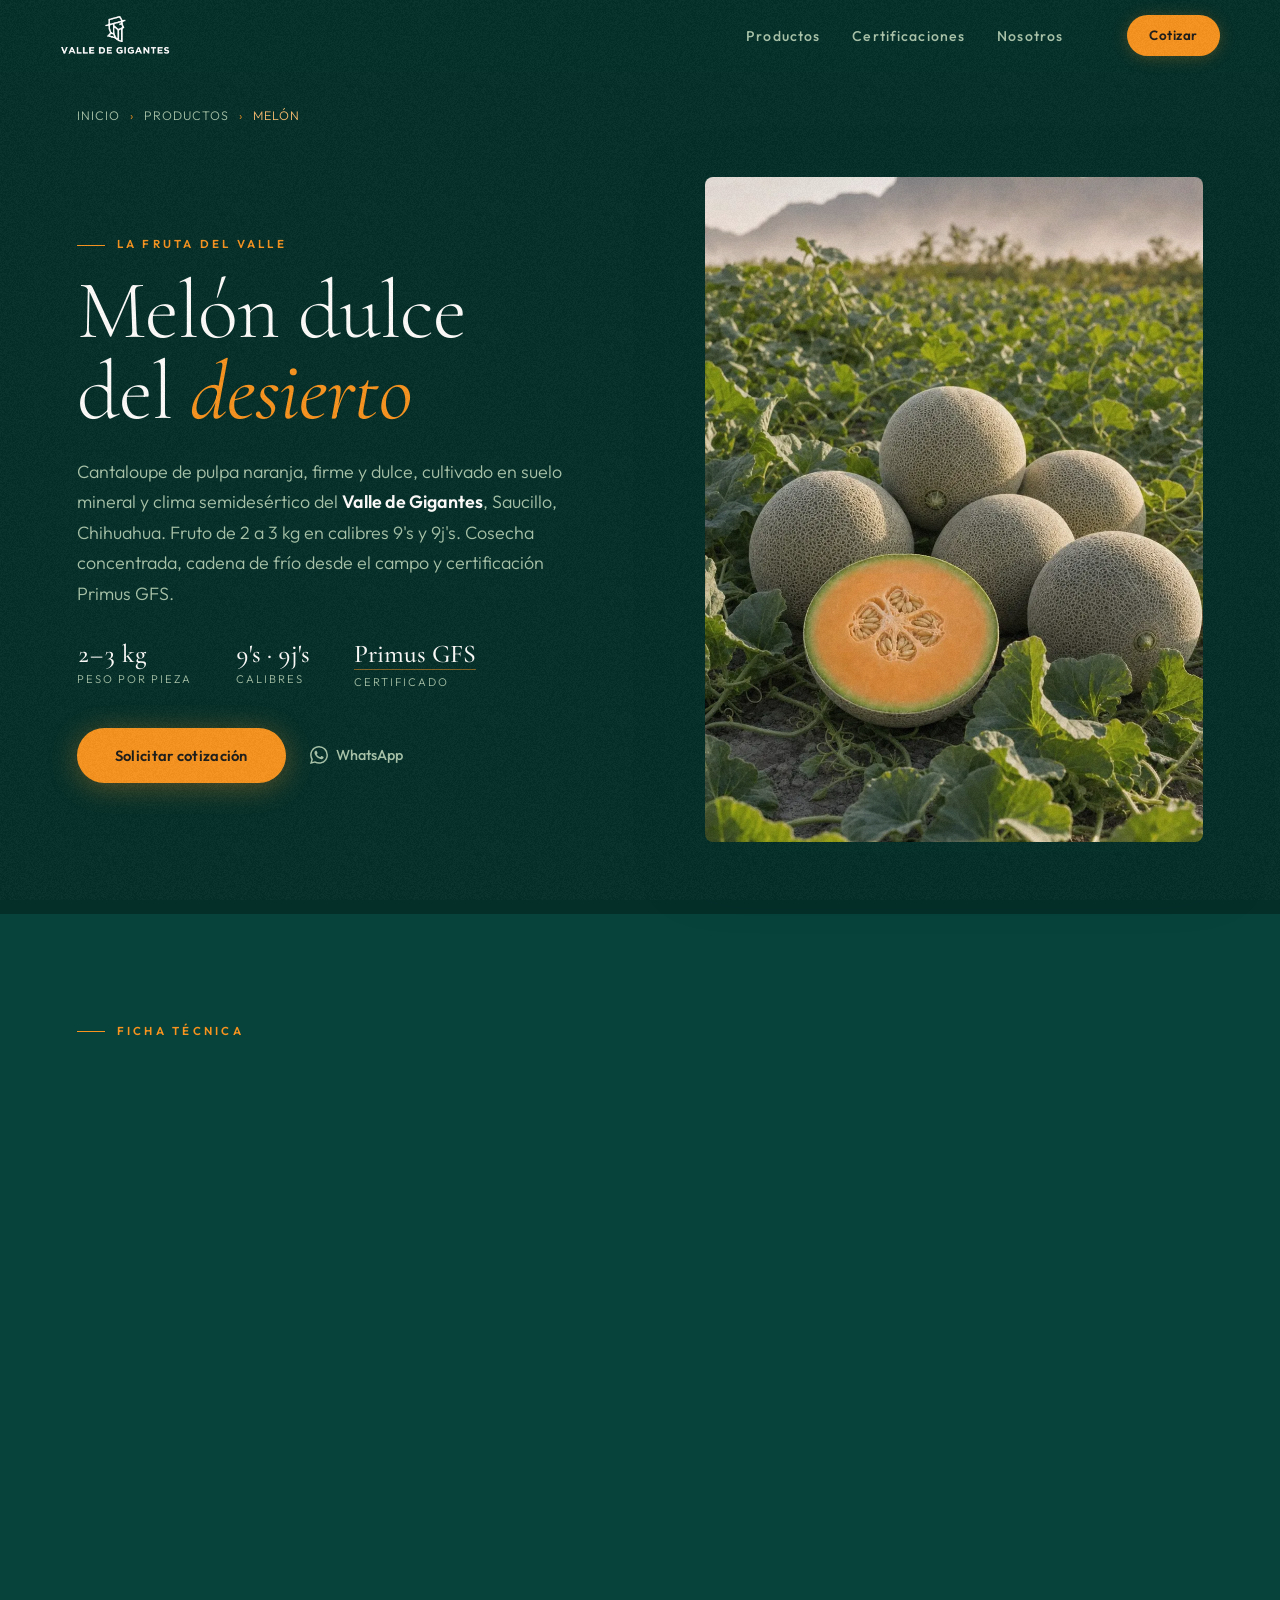
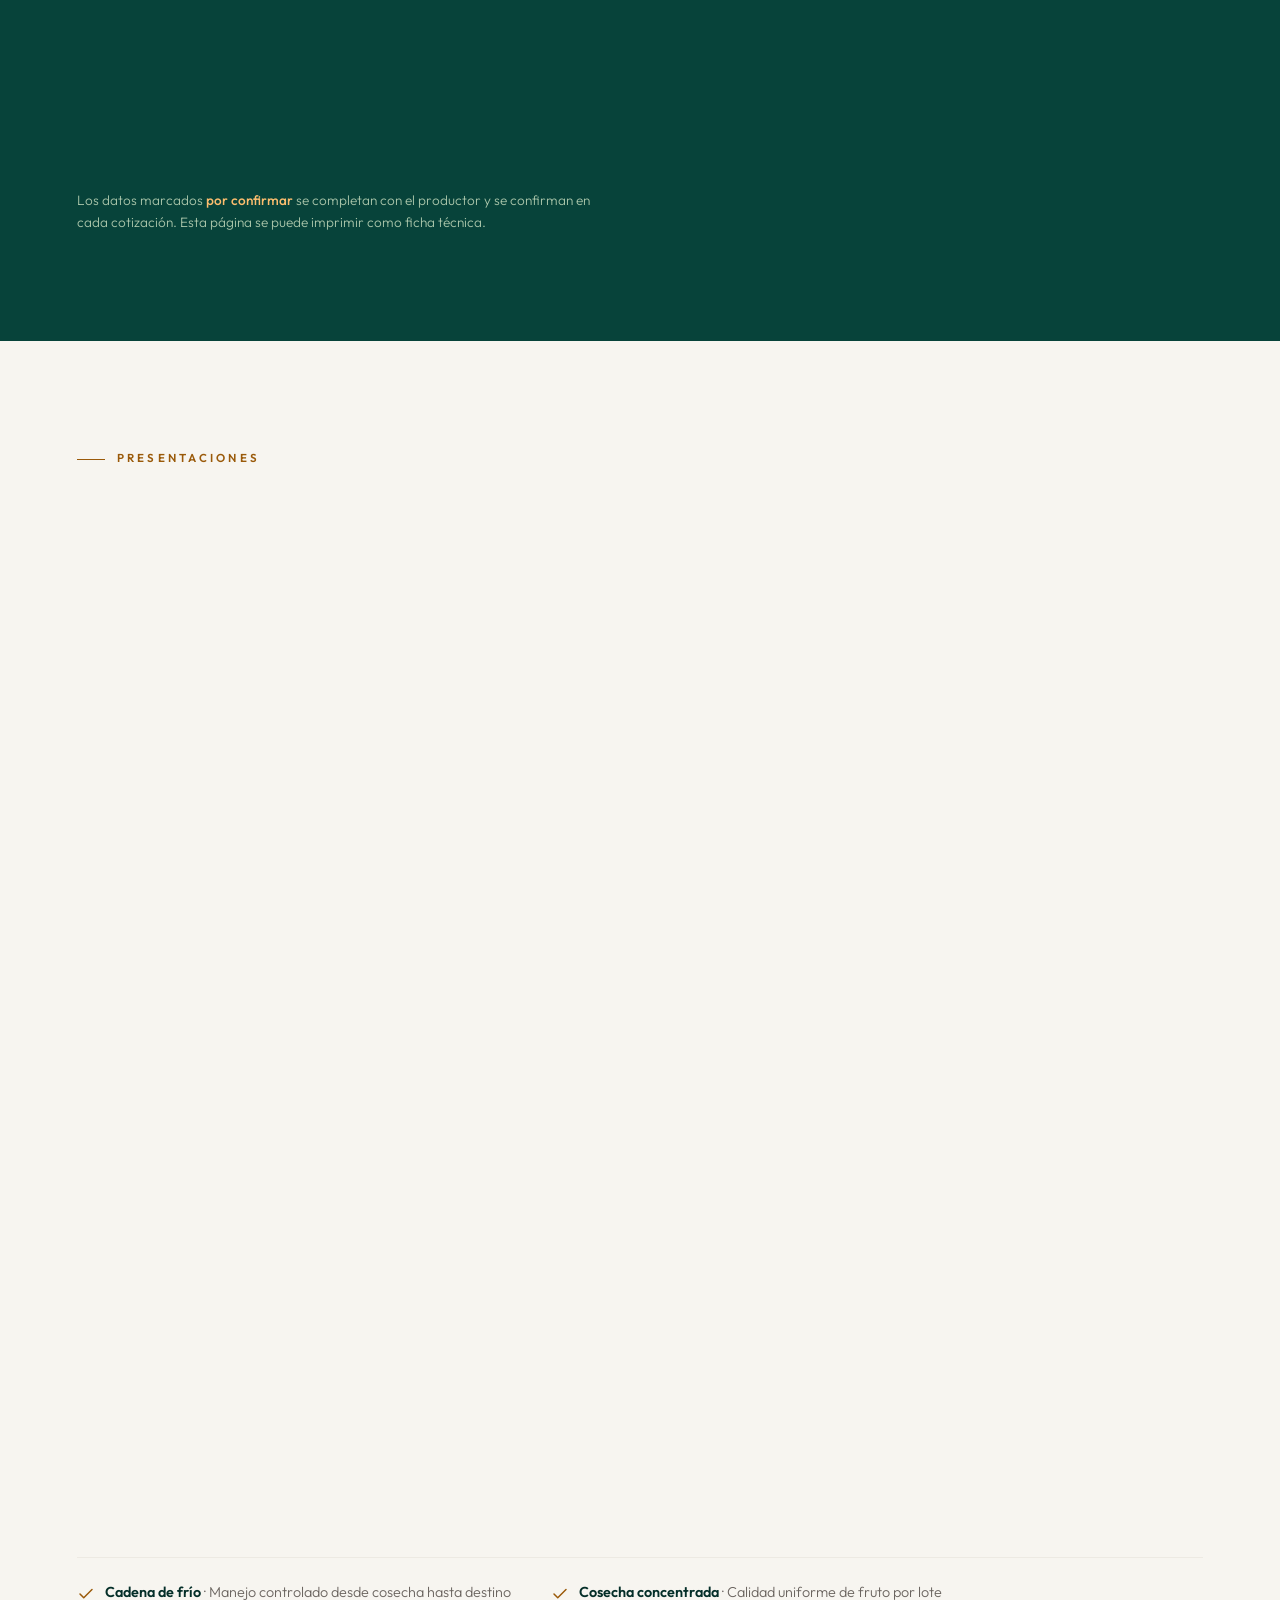
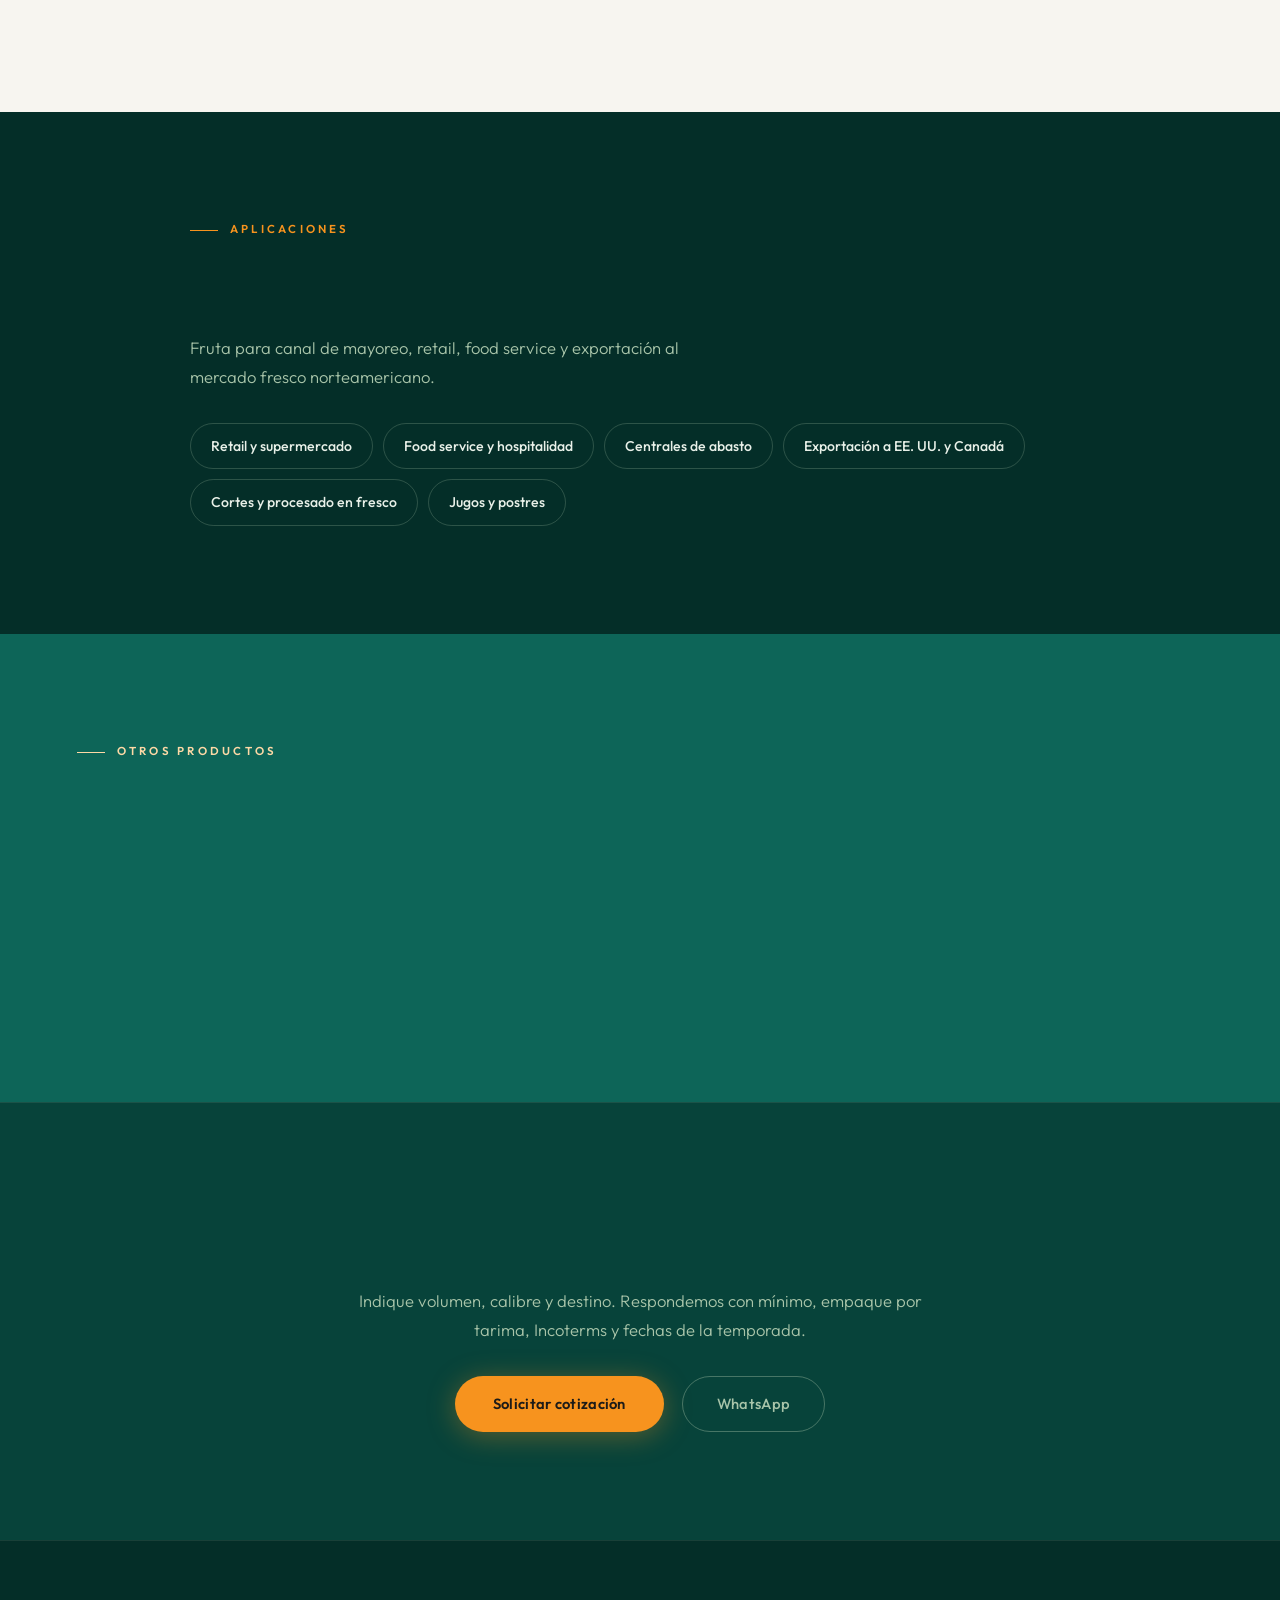
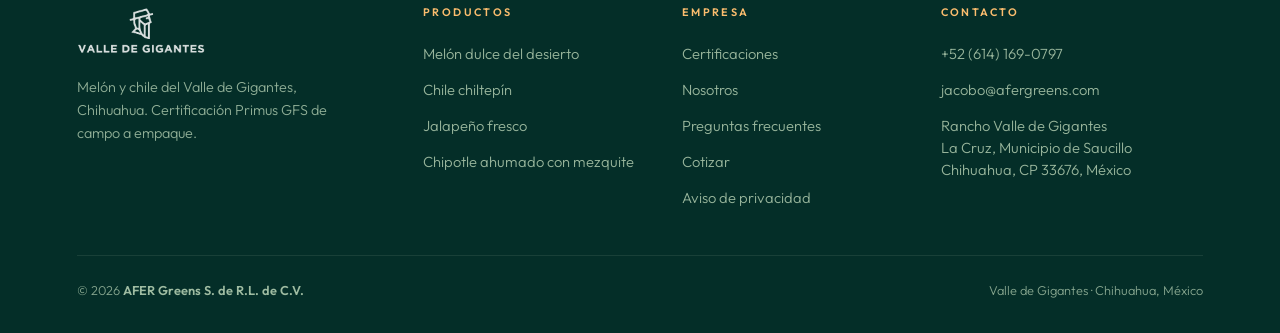
<file: melon/index.html>
<!DOCTYPE html>
<html lang="es-MX">
<head>
    <meta charset="UTF-8">
    <meta name="viewport" content="width=device-width, initial-scale=1.0">
    <meta name="robots" content="index, follow, max-image-preview:large">
    <meta name="author" content="AFER Greens S. de R.L. de C.V.">
    <meta name="description" content="Melón cantaloupe de pulpa naranja, firme y dulce, cultivado en el Valle de Gigantes, Chihuahua. 2–3 kg por pieza, calibres 9&#x27;s y 9j&#x27;s, venta a granel. Primus GFS. Mayoreo y exportación.">
    <link rel="canonical" href="https://www.afergreens.com/melon/">
    <link rel="icon" href="/favicon.ico" sizes="16x16 32x32 48x48">
    <link rel="icon" type="image/png" sizes="64x64" href="/favicon-64.png">
    <link rel="apple-touch-icon" href="/apple-touch-icon.png">
    <meta name="theme-color" content="#042E28">

    <title>Melón dulce del desierto — Cantaloupe de Chihuahua a granel | AFER Greens</title>

    <meta property="og:type" content="product">
    <meta property="og:site_name" content="AFER Greens">
    <meta property="og:title" content="Melón dulce del desierto — Cantaloupe de Chihuahua a granel | AFER Greens">
    <meta property="og:description" content="Melón cantaloupe de pulpa naranja, firme y dulce, cultivado en el Valle de Gigantes, Chihuahua. 2–3 kg por pieza, calibres 9&#x27;s y 9j&#x27;s, venta a granel. Primus GFS. Mayoreo y exportación.">
    <meta property="og:url" content="https://www.afergreens.com/melon/">
    <meta property="og:locale" content="es_MX">
    <meta property="og:image" content="https://www.afergreens.com/img/og-melon.jpg">
    <meta property="og:image:width" content="1200">
    <meta property="og:image:height" content="630">
    <meta property="og:image:alt" content="Melón cantaloupe recién cosechado en el Valle de Gigantes, Chihuahua">
    <meta name="twitter:card" content="summary_large_image">
    <meta name="twitter:title" content="Melón dulce del desierto — Cantaloupe de Chihuahua a granel | AFER Greens">
    <meta name="twitter:description" content="Melón cantaloupe de pulpa naranja, firme y dulce, cultivado en el Valle de Gigantes, Chihuahua. 2–3 kg por pieza, calibres 9&#x27;s y 9j&#x27;s, venta a granel. Primus GFS. Mayoreo y exportación.">
    <meta name="twitter:image" content="https://www.afergreens.com/img/og-melon.jpg">

    <link rel="preload" href="/assets/fonts/cormorant-garamond-300.woff2" as="font" type="font/woff2" crossorigin>
    <link rel="preload" href="/assets/fonts/cormorant-garamond-400-italic.woff2" as="font" type="font/woff2" crossorigin>
    <link rel="preload" href="/assets/fonts/outfit-300.woff2" as="font" type="font/woff2" crossorigin>
    <link rel="stylesheet" href="/assets/site.css">

    <script type="application/ld+json">
{
  "@context": "https://schema.org",
  "@graph": [
    {
      "@type": "Product",
      "@id": "https://www.afergreens.com/melon/#product",
      "name": "Melón dulce del desierto",
      "description": "Melón cantaloupe de pulpa naranja, firme y dulce, cultivado en el Valle de Gigantes, Chihuahua. 2–3 kg por pieza, calibres 9's y 9j's, venta a granel. Primus GFS. Mayoreo y exportación.",
      "url": "https://www.afergreens.com/melon/",
      "image": [
        "https://www.afergreens.com/melon.jpg",
        "https://www.afergreens.com/melon-granel.jpg"
      ],
      "sku": "AFER-MEL",
      "category": "Melón / Frutas frescas",
      "inLanguage": "es-MX",
      "brand": {
        "@type": "Organization",
        "name": "AFER Greens",
        "@id": "https://www.afergreens.com/#organization"
      },
      "manufacturer": {
        "@type": "Organization",
        "name": "Valle de Gigantes",
        "@id": "https://www.afergreens.com/#farm"
      },
      "countryOfOrigin": "MX",
      "additionalProperty": [
        {
          "@type": "PropertyValue",
          "name": "Variedad",
          "value": "Gran Torino F1 (HM.Clause / Harris Moran)"
        },
        {
          "@type": "PropertyValue",
          "name": "Tipología",
          "value": "Western Shipper"
        },
        {
          "@type": "PropertyValue",
          "name": "Color de pulpa",
          "value": "Naranja"
        },
        {
          "@type": "PropertyValue",
          "name": "Calibre por pieza",
          "value": "2-3 kg"
        },
        {
          "@type": "PropertyValue",
          "name": "Piezas por caja",
          "value": "6-9 (9's y 9j's)"
        },
        {
          "@type": "PropertyValue",
          "name": "Resistencia HR",
          "value": "Fusarium oxysporum f.sp. melonis razas 0,2"
        },
        {
          "@type": "PropertyValue",
          "name": "Resistencia IR",
          "value": "Podosphaera xanthii razas US 1,2"
        },
        {
          "@type": "PropertyValue",
          "name": "Origen",
          "value": "Valle de Gigantes, Saucillo, Chihuahua, MX"
        }
      ],
      "offers": [
        {
          "@type": "Offer",
          "sku": "AFER-MEL-GRANEL",
          "name": "Melón dulce del desierto — Granel",
          "availability": "https://schema.org/InStock",
          "businessFunction": "http://purl.org/goodrelations/v1#Sell",
          "seller": {
            "@id": "https://www.afergreens.com/#organization"
          }
        }
      ]
    },
    {
      "@type": "BreadcrumbList",
      "itemListElement": [
        {
          "@type": "ListItem",
          "position": 1,
          "name": "Inicio",
          "item": "https://www.afergreens.com/"
        },
        {
          "@type": "ListItem",
          "position": 2,
          "name": "Productos",
          "item": "https://www.afergreens.com/#productos"
        },
        {
          "@type": "ListItem",
          "position": 3,
          "name": "Melón",
          "item": "https://www.afergreens.com/melon/"
        }
      ]
    }
  ]
}
    </script>
</head>
<body>
    <a class="skip-link" href="#contenido">Saltar al contenido</a>
    <svg width="0" height="0" style="position:absolute" aria-hidden="true" focusable="false">
        <symbol id="i-menu" viewBox="0 0 24 24"><path d="M4 12h16M4 6h16M4 18h16"/></symbol>
        <symbol id="i-x" viewBox="0 0 24 24"><path d="M18 6 6 18M6 6l12 12"/></symbol>
        <symbol id="i-arrow" viewBox="0 0 24 24"><path d="M5 12h14M12 5l7 7-7 7"/></symbol>
        <symbol id="i-ext" viewBox="0 0 24 24"><path d="M15 3h6v6M10 14 21 3M18 13v6a2 2 0 0 1-2 2H5a2 2 0 0 1-2-2V8a2 2 0 0 1 2-2h6"/></symbol>
        <symbol id="i-check" viewBox="0 0 24 24"><path d="M20 6 9 17l-5-5"/></symbol>
        <symbol id="i-wa" viewBox="0 0 24 24"><path fill="currentColor" stroke="none" d="M17.472 14.382c-.297-.149-1.758-.867-2.03-.967-.273-.099-.471-.148-.67.15-.197.297-.767.966-.94 1.164-.173.199-.347.223-.644.075-.297-.15-1.255-.463-2.39-1.475-.883-.788-1.48-1.761-1.653-2.059-.173-.297-.018-.458.13-.606.134-.133.298-.347.446-.52.149-.174.198-.298.298-.497.099-.198.05-.371-.025-.52-.075-.149-.669-1.612-.916-2.207-.242-.579-.487-.5-.669-.51-.173-.008-.371-.01-.57-.01-.198 0-.52.074-.792.372-.272.297-1.04 1.016-1.04 2.479 0 1.462 1.065 2.875 1.213 3.074.149.198 2.096 3.2 5.077 4.487.709.306 1.262.489 1.694.625.712.227 1.36.195 1.871.118.571-.085 1.758-.719 2.006-1.413.248-.694.248-1.289.173-1.413-.074-.124-.272-.198-.57-.347m-5.421 7.403h-.004a9.87 9.87 0 0 1-5.031-1.378l-.361-.214-3.741.982.998-3.648-.235-.374a9.86 9.86 0 0 1-1.51-5.26c.001-5.45 4.436-9.884 9.888-9.884 2.64 0 5.122 1.03 6.988 2.898a9.825 9.825 0 0 1 2.893 6.994c-.003 5.45-4.437 9.885-9.885 9.885m8.413-18.297A11.815 11.815 0 0 0 12.05 0C5.495 0 .16 5.335.157 11.892c0 2.096.547 4.142 1.588 5.945L.057 24l6.305-1.654a11.882 11.882 0 0 0 5.683 1.448h.005c6.554 0 11.89-5.335 11.893-11.893a11.821 11.821 0 0 0-3.48-8.413Z"/></symbol>
    </svg>
    <div id="cursor" aria-hidden="true"></div>
    <div id="cursor-ring" aria-hidden="true"></div>

    <header id="site-header">
        <div class="nav-container">
            <div class="logo">
                <a href="/" aria-label="AFER Greens — inicio"><picture>
                    <source srcset="/logo.webp" type="image/webp">
                    <img src="/logo.png?v=3" alt="AFER Greens — Valle de Gigantes" width="1107" height="487" fetchpriority="high" decoding="async">
                </picture></a>
            </div>
            <button class="nav-toggle" type="button" aria-expanded="false" aria-controls="nav-main" aria-label="Abrir menú">
                <svg class="ic ic-menu" aria-hidden="true"><use href="#i-menu"/></svg>
                <svg class="ic ic-x" aria-hidden="true"><use href="#i-x"/></svg>
            </button>
            <nav class="nav-main" id="nav-main" aria-label="Principal">
                <ul>
                    <li><a href="/#productos">Productos</a></li>
                    <li><a href="/#certificaciones">Certificaciones</a></li>
                    <li><a href="/#nosotros">Nosotros</a></li>
                    <li><a href="/#contacto" class="nav-cta in-menu">Cotizar</a></li>
                </ul>
                <a href="/#contacto" class="nav-cta in-bar">Cotizar</a>
            </nav>
        </div>
    </header>

    <main id="contenido">

    <nav class="breadcrumb" aria-label="Ruta de navegación">
        <div class="bc-inner">
            <a href="/">Inicio</a><span class="sep" aria-hidden="true">&rsaquo;</span>
            <a href="/#productos">Productos</a><span class="sep" aria-hidden="true">&rsaquo;</span>
            <span aria-current="page">Melón</span>
        </div>
    </nav>

    <section class="product-hero">
        <div class="ph-inner">
            <div class="ph-content">
                <span class="section-label">La fruta del valle</span>
                <h1>Melón dulce del <em>desierto</em></h1>
                <p class="ph-sub">Cantaloupe de pulpa naranja, firme y dulce, cultivado en suelo mineral y clima semidesértico del <strong>Valle de Gigantes</strong>, Saucillo, Chihuahua. Fruto de 2 a 3 kg en calibres 9's y 9j's. Cosecha concentrada, cadena de frío desde el campo y certificación Primus GFS.</p>
                <div class="ph-meta"><div><strong>2–3 kg</strong><span>Peso por pieza</span></div><div><strong>9's · 9j's</strong><span>Calibres</span></div><a href="https://secure.azzule.com/PGFSDocuments/PGFS_Certificate_SCS-PGFS-1546_373629_0_SP.pdf" target="_blank" rel="noopener"><strong>Primus GFS</strong><span>Certificado<span class="visually-hidden"> de campo, PDF, abre en ventana nueva</span></span></a></div>
                <div class="ph-actions">
                    <a href="/?producto=Mel%C3%B3n%20dulce%20del%20desierto#contacto" class="btn-primary">Solicitar cotización</a>
                    <a class="hero-wa" href="https://wa.me/526141690797?text=Hola%2C%20me%20interesa%20cotizar%20mel%C3%B3n%20dulce%20del%20desierto%20%28volumen%20y%20destino%3A%20%29." target="_blank" rel="noopener"><svg class="ic" aria-hidden="true"><use href="#i-wa"/></svg>WhatsApp<span class="visually-hidden"> (abre en ventana nueva)</span></a>
                </div>
            </div>
            <div class="ph-visual"><picture><source type="image/webp" srcset="/img/melon-480.webp 480w, /img/melon-960.webp 960w, /melon.webp 1024w" sizes="(min-width: 1025px) 45vw, 100vw"><img src="/melon.jpg" srcset="/img/melon-480.jpg 480w, /img/melon-960.jpg 960w, /melon.jpg 1024w" sizes="(min-width: 1025px) 45vw, 100vw" alt="Melón cantaloupe recién cosechado en el Valle de Gigantes, Chihuahua" fetchpriority="high" decoding="async" width="1024" height="1536"></picture></div>
        </div>
    </section>

    <section class="section-pad specs" id="ficha">
        <div class="specs-inner">
            <span class="section-label reveal">Ficha técnica</span>
            <h2 class="section-title reveal reveal-d1">Datos del <em>producto</em>.</h2>
            <div class="spec-grid">
                <div class="spec-list reveal reveal-d2">
                    <h3>Características</h3>
                    <dl class="stagger">
<div class="row"><dt>Tipo</dt><dd>Melón cantaloupe (Western Shipper), pulpa naranja</dd></div>
<div class="row"><dt>Variedad</dt><dd>Gran Torino F1 (HM.Clause / Harris Moran)</dd></div>
<div class="row"><dt>Dulzura (°Brix)</dt><dd><span class="pending">Por confirmar</span> — rango por lote</dd></div>
<div class="row"><dt>Calibre</dt><dd>2 a 3 kg por pieza. 6 a 9 frutos por caja en tamaños 9's y 9j's</dd></div>
<div class="row"><dt>Forma y piel</dt><dd>Fruto esférico, piel reticulada uniforme de patrón fino y denso</dd></div>
<div class="row"><dt>Pulpa</dt><dd>Naranja, firme, cavidad de semilla pequeña</dd></div>
<div class="row"><dt>Resistencias</dt><dd>Fusarium oxysporum f.sp. melonis razas 0,2 (HR) · Podosphaera xanthii razas US 1,2 (IR)</dd></div>
<div class="row"><dt>Vida de anaquel</dt><dd>Extendida con cadena de frío desde cosecha</dd></div>
<div class="row"><dt>Certificación</dt><dd><a href="https://secure.azzule.com/PGFSDocuments/PGFS_Certificate_SCS-PGFS-1546_373629_0_SP.pdf" target="_blank" rel="noopener">Primus GFS campo #373629<span class="visually-hidden"> (PDF, abre en ventana nueva)</span></a> · <a href="https://secure.azzule.com/PGFSDocuments/PGFS_Certificate_SCS-PGFS-1546_373630_0_SP.pdf" target="_blank" rel="noopener">Primus GFS cuadrilla #373630<span class="visually-hidden"> (PDF, abre en ventana nueva)</span></a> · <a href="https://secure.azzule.com/PGFSDocuments/PGFS_Certificate_SCS-PGFS-1562_373631_0_SP.pdf" target="_blank" rel="noopener">Primus GFS empaque #373631<span class="visually-hidden"> (PDF, abre en ventana nueva)</span></a></dd></div>
                    </dl>
                </div>
                <div class="spec-list reveal reveal-d3">
                    <h3>Logística y disponibilidad</h3>
                    <dl class="stagger">
<div class="row"><dt>Temporada</dt><dd><span class="pending">Por confirmar</span> — cultivo de temporada, ver calendario</dd></div>
<div class="row"><dt>Pedido mínimo</dt><dd><span class="pending">Por confirmar</span></dd></div>
<div class="row"><dt>Empaque</dt><dd>Granel sobre tarima o macrobin de madera · cajas por tarima <span class="pending">Por confirmar</span></dd></div>
<div class="row"><dt>Incoterms</dt><dd><span class="pending">Por confirmar</span></dd></div>
<div class="row"><dt>Tiempo de entrega</dt><dd><span class="pending">Por confirmar</span></dd></div>
<div class="row"><dt>Fracción arancelaria</dt><dd><span class="pending">Por confirmar</span></dd></div><div class="row"><dt>Calendario</dt><dd><div class="season" role="img" aria-label="Temporada por confirmar."><div class="season-months" aria-hidden="true"><span class=""></span><span class=""></span><span class=""></span><span class=""></span><span class=""></span><span class=""></span><span class=""></span><span class=""></span><span class=""></span><span class=""></span><span class=""></span><span class=""></span></div><div class="season-labels" aria-hidden="true"><span>Ene</span><span>Feb</span><span>Mar</span><span>Abr</span><span>May</span><span>Jun</span><span>Jul</span><span>Ago</span><span>Sep</span><span>Oct</span><span>Nov</span><span>Dic</span></div></div></dd></div>
                    </dl>
                </div>
            </div>
            <p class="spec-note reveal reveal-d3">Los datos marcados <span class="pending">por confirmar</span> se completan con el productor y se confirman en cada cotización. Esta página se puede imprimir como ficha técnica.</p>
        </div>
    </section>

    <section class="section-pad presentations light" id="presentaciones">
        <div class="pres-inner">
            <span class="section-label reveal">Presentaciones</span>
            <h2 class="section-title reveal reveal-d1">Formato a <em>granel</em>.</h2>
            <p class="section-intro reveal reveal-d2">Venta a granel sobre tarima o macrobin de madera, para distribución mayorista, retail y exportación al mercado fresco.</p>
            <div class="pres-grid">
                <div class="pres-card reveal reveal-d2">
                    <div class="pres-img curtain"><picture><source type="image/webp" srcset="/img/melon-granel-480.webp 480w, /img/melon-granel-960.webp 960w" sizes="(min-width: 769px) 33vw, 100vw"><img src="/img/melon-granel-960.jpg" srcset="/img/melon-granel-480.jpg 480w, /img/melon-granel-960.jpg 960w" sizes="(min-width: 769px) 33vw, 100vw" alt="Macrobin de madera con melón a granel sobre tarima" loading="lazy" decoding="async" width="960" height="640"></picture></div>
                    <div class="pres-body">
                        <span class="pres-tag">Mayoreo / retail / exportación</span>
                        <div class="pres-size">Granel</div>
                        <p>Tarima o macrobin de madera con cadena de frío desde el campo hasta destino.</p>
                    </div>
                </div>
            </div>
            <div class="pres-states reveal"><div class="ps-item"><svg class="ic" aria-hidden="true"><use href="#i-check"/></svg><div><strong>Cadena de frío</strong> · Manejo controlado desde cosecha hasta destino</div></div><div class="ps-item"><svg class="ic" aria-hidden="true"><use href="#i-check"/></svg><div><strong>Cosecha concentrada</strong> · Calidad uniforme de fruto por lote</div></div></div>
        </div>
    </section>

    <section class="section-pad uses" id="usos">
        <div class="uses-inner">
            <span class="section-label reveal">Aplicaciones</span>
            <h2 class="section-title reveal reveal-d1">Usos en mercado <em>fresco</em>.</h2>
            <p class="section-intro reveal reveal-d2">Fruta para canal de mayoreo, retail, food service y exportación al mercado fresco norteamericano.</p>
            <ul class="uses-tags reveal reveal-d2 stagger"><li>Retail y supermercado</li><li>Food service y hospitalidad</li><li>Centrales de abasto</li><li>Exportación a EE. UU. y Canadá</li><li>Cortes y procesado en fresco</li><li>Jugos y postres</li></ul>
        </div>
    </section>

    <section class="section-pad others">
        <div class="others-inner">
            <span class="section-label reveal">Otros productos</span>
            <h2 class="section-title reveal reveal-d1">Del mismo <em>valle</em>.</h2>
            <div class="others-grid">
                <a class="other-card reveal" href="/chiltepin/">
                    <div class="thumb" data-vt="chiltepin"><picture><source type="image/webp" srcset="/img/chiltepin-112.webp 112w, /img/chiltepin-224.webp 224w" sizes="88px"><img src="/img/chiltepin-224.jpg" alt="" width="224" height="224" loading="lazy" decoding="async"></picture></div>
                    <div><h3>Chile chiltepín</h3><p>50–100k SHU</p></div>
                </a>
                <a class="other-card reveal" href="/jalapeno/">
                    <div class="thumb" data-vt="jalapeno"><picture><source type="image/webp" srcset="/img/jalapeno-112.webp 112w, /img/jalapeno-224.webp 224w" sizes="88px"><img src="/img/jalapeno-224.jpg" alt="" width="224" height="224" loading="lazy" decoding="async"></picture></div>
                    <div><h3>Jalapeño fresco</h3><p>2.5–8k SHU</p></div>
                </a>
                <a class="other-card reveal" href="/chipotle/">
                    <div class="thumb" data-vt="chipotle"><picture><source type="image/webp" srcset="/img/chipotle-112.webp 112w, /img/chipotle-224.webp 224w" sizes="88px"><img src="/img/chipotle-224.jpg" alt="" width="224" height="224" loading="lazy" decoding="async"></picture></div>
                    <div><h3>Chipotle ahumado con mezquite</h3><p>8–25k SHU</p></div>
                </a>
            </div>
        </div>
    </section>

    <section class="section-pad cta-band">
        <div class="cta-inner">
            <h2 class="section-title reveal">¿Listo para <em>cotizar</em>?</h2>
            <p class="reveal reveal-d1">Indique volumen, calibre y destino. Respondemos con mínimo, empaque por tarima, Incoterms y fechas de la temporada.</p>
            <div class="actions reveal reveal-d2">
                <a href="/?producto=Mel%C3%B3n%20dulce%20del%20desierto#contacto" class="btn-primary">Solicitar cotización</a>
                <a class="btn-ghost" href="https://wa.me/526141690797?text=Hola%2C%20me%20interesa%20cotizar%20mel%C3%B3n%20dulce%20del%20desierto%20%28volumen%20y%20destino%3A%20%29." target="_blank" rel="noopener">WhatsApp<span class="visually-hidden"> (abre en ventana nueva)</span></a>
            </div>
        </div>
    </section>

    </main>

    <footer>
        <div class="footer-inner">
            <div class="footer-grid">
                <div class="footer-brand">
                    <div class="footer-logo"><a href="/" aria-label="AFER Greens — inicio"><picture>
                        <source srcset="/logo.webp" type="image/webp">
                        <img src="/logo.png?v=3" alt="AFER Greens — Valle de Gigantes" width="1107" height="487" loading="lazy" decoding="async">
                    </picture></a></div>
                    <p>Melón y chile del Valle de Gigantes, Chihuahua. Certificación Primus GFS de campo a empaque.</p>
                </div>
                <div class="footer-col">
                    <h2>Productos</h2>
                    <ul>
                        <li><a href="/melon/">Melón dulce del desierto</a></li>
                        <li><a href="/chiltepin/">Chile chiltepín</a></li>
                        <li><a href="/jalapeno/">Jalapeño fresco</a></li>
                        <li><a href="/chipotle/">Chipotle ahumado con mezquite</a></li>
                    </ul>
                </div>
                <div class="footer-col">
                    <h2>Empresa</h2>
                    <ul>
                        <li><a href="/#certificaciones">Certificaciones</a></li>
                        <li><a href="/#nosotros">Nosotros</a></li>
                        <li><a href="/#faq">Preguntas frecuentes</a></li>
                        <li><a href="/#contacto">Cotizar</a></li>
                        <li><a href="/aviso-de-privacidad.html">Aviso de privacidad</a></li>
                    </ul>
                </div>
                <div class="footer-col">
                    <h2>Contacto</h2>
                    <ul>
                        <li><a href="tel:+526141690797">+52 (614) 169-0797</a></li>
                        <li><a href="mailto:jacobo@afergreens.com">jacobo@afergreens.com</a></li>
                        <li><address>Rancho Valle de Gigantes<br>La Cruz, Municipio de Saucillo<br>Chihuahua, CP 33676, México</address></li>
                    </ul>
                </div>
            </div>
            <div class="footer-bottom">
                <span>&copy; 2026 <strong>AFER Greens S. de R.L. de C.V.</strong></span>
                <span>Valle de Gigantes · Chihuahua, México</span>
            </div>
        </div>
    </footer>

    <a class="wa-float" href="https://wa.me/526141690797?text=Hola%2C%20me%20interesa%20cotizar%20mel%C3%B3n%20dulce%20del%20desierto%20%28volumen%20y%20destino%3A%20%29." target="_blank" rel="noopener" aria-label="Escribir por WhatsApp (abre en ventana nueva)">
        <svg class="ic" aria-hidden="true"><use href="#i-wa"/></svg>
    </a>

    <script src="/assets/site.js" defer></script>
</body>
</html>
</file>
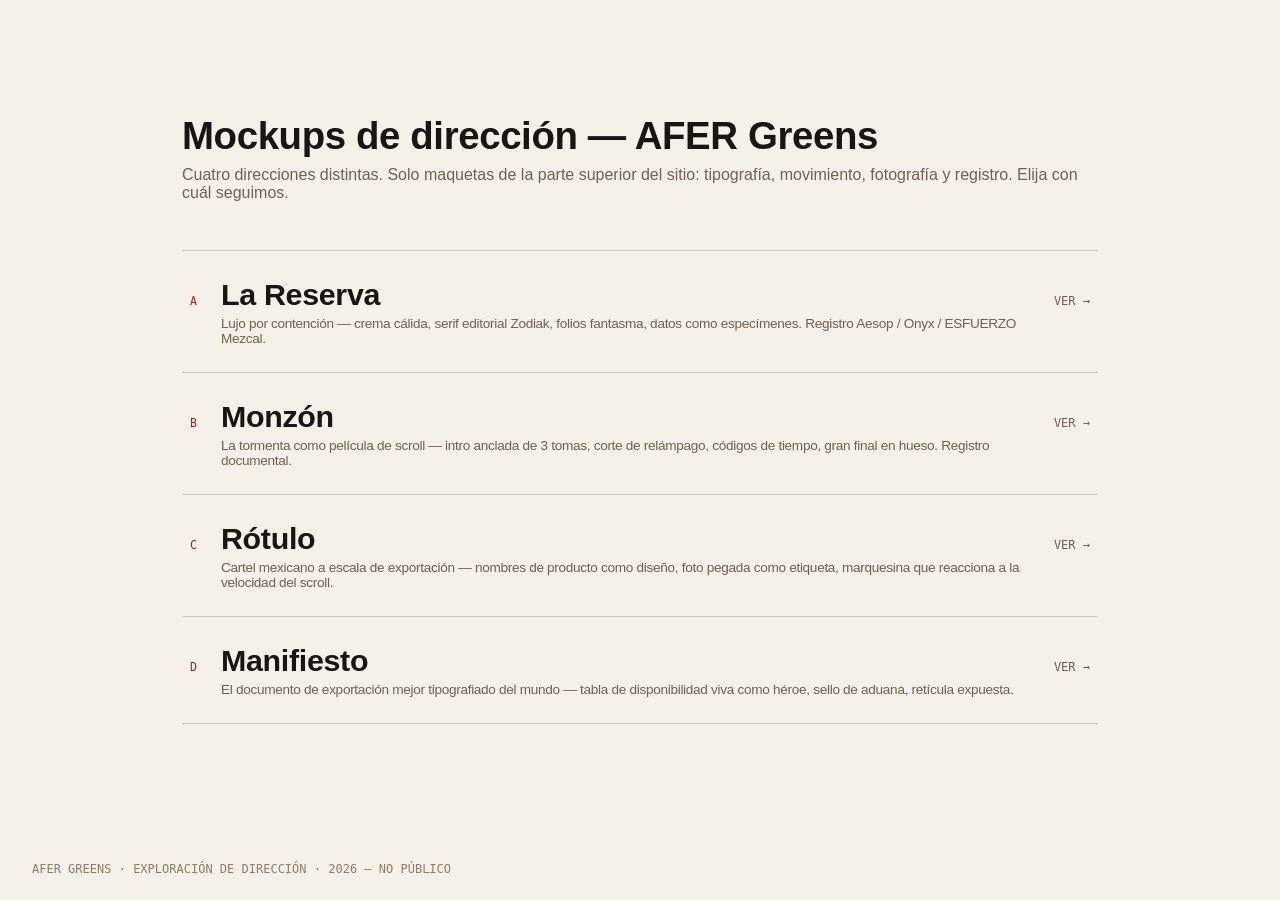
<file: mockups/index.html>
<!DOCTYPE html>
<html lang="es">
<head>
<meta charset="UTF-8">
<meta name="viewport" content="width=device-width, initial-scale=1.0">
<meta name="robots" content="noindex">
<title>AFER Greens — Mockups de dirección</title>
<link href="https://api.fontshare.com/v2/css?f[]=general-sans@400,500,600&display=swap" rel="stylesheet">
<style>
:root { --ink:#191512; --cream:#F5F1E8; --red:#A3271E; }
* { box-sizing:border-box; margin:0; padding:0; }
body { font-family:'General Sans', sans-serif; background:var(--cream); color:var(--ink); min-height:100vh; display:flex; flex-direction:column; }
main { flex:1; display:flex; flex-direction:column; justify-content:center; max-width:980px; margin:0 auto; padding:64px 32px; width:100%; }
h1 { font-size:clamp(1.6rem,3vw,2.4rem); font-weight:600; letter-spacing:-0.01em; margin-bottom:8px; }
p.sub { color:#6E6354; margin-bottom:48px; }
a.mock { display:grid; grid-template-columns:auto 1fr auto; gap:24px; align-items:baseline; padding:26px 8px; border-top:1px solid rgba(25,21,18,0.18); color:inherit; text-decoration:none; transition:background .2s; }
a.mock:last-of-type { border-bottom:1px solid rgba(25,21,18,0.18); }
a.mock:hover { background:#FFFDF7; }
a.mock .no { font-family:ui-monospace,monospace; font-size:.72rem; color:var(--red); }
a.mock .name { font-size:clamp(1.3rem,2.6vw,1.9rem); font-weight:600; letter-spacing:-0.01em; }
a.mock .name small { display:block; font-size:.85rem; font-weight:400; color:#6E6354; margin-top:4px; }
a.mock .go { font-family:ui-monospace,monospace; font-size:.75rem; color:#6E6354; }
a.mock:hover .go { color:var(--red); }
footer { padding:24px 32px; font-size:.75rem; color:#8B7F6E; font-family:ui-monospace,monospace; }
</style>
</head>
<body>
<main>
    <h1>Mockups de dirección — AFER Greens</h1>
    <p class="sub">Cuatro direcciones distintas. Solo maquetas de la parte superior del sitio: tipografía, movimiento, fotografía y registro. Elija con cuál seguimos.</p>
    <a class="mock" href="/mockups/a/"><span class="no">A</span><span class="name">La Reserva<small>Lujo por contención — crema cálida, serif editorial Zodiak, folios fantasma, datos como especímenes. Registro Aesop / Onyx / ESFUERZO Mezcal.</small></span><span class="go">VER →</span></a>
    <a class="mock" href="/mockups/b/"><span class="no">B</span><span class="name">Monzón<small>La tormenta como película de scroll — intro anclada de 3 tomas, corte de relámpago, códigos de tiempo, gran final en hueso. Registro documental.</small></span><span class="go">VER →</span></a>
    <a class="mock" href="/mockups/c/"><span class="no">C</span><span class="name">Rótulo<small>Cartel mexicano a escala de exportación — nombres de producto como diseño, foto pegada como etiqueta, marquesina que reacciona a la velocidad del scroll.</small></span><span class="go">VER →</span></a>
    <a class="mock" href="/mockups/d/"><span class="no">D</span><span class="name">Manifiesto<small>El documento de exportación mejor tipografiado del mundo — tabla de disponibilidad viva como héroe, sello de aduana, retícula expuesta.</small></span><span class="go">VER →</span></a>
</main>
<footer>AFER GREENS · EXPLORACIÓN DE DIRECCIÓN · 2026 — NO PÚBLICO</footer>
</body>
</html>
</file>
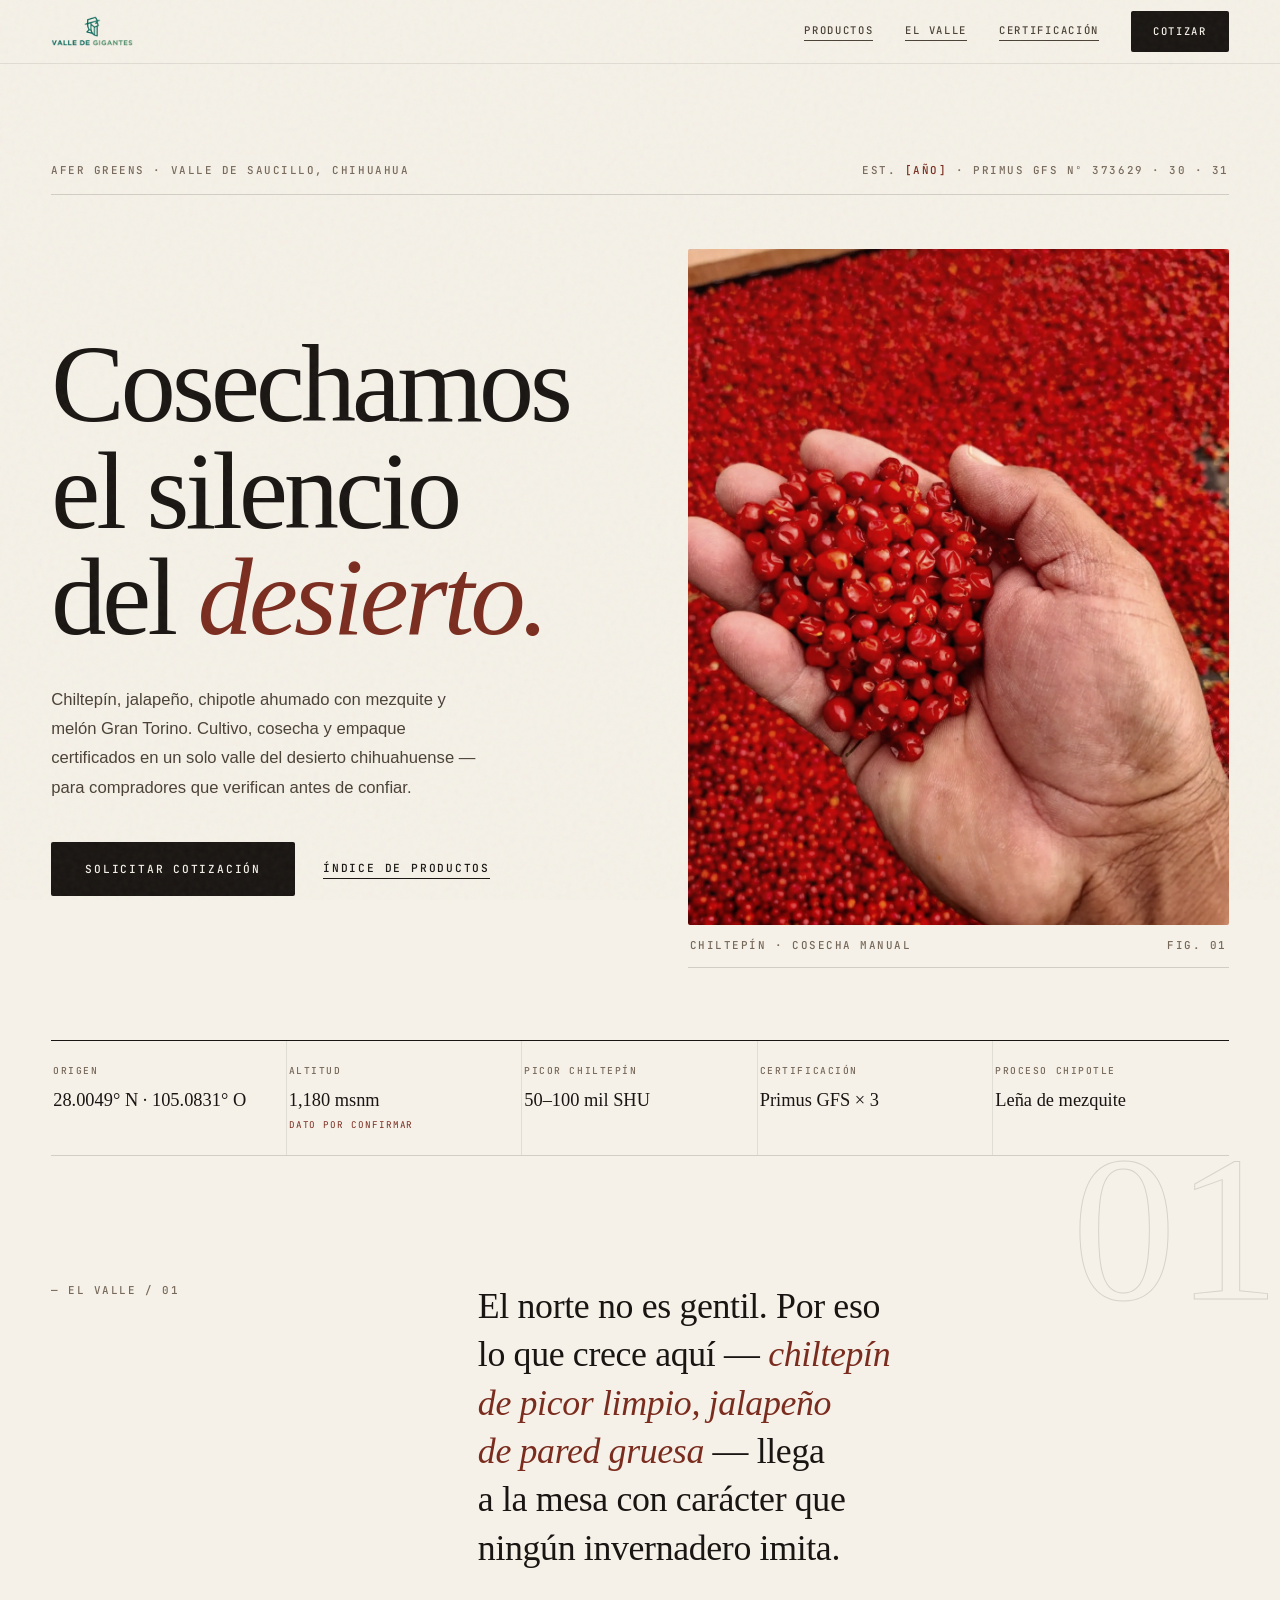
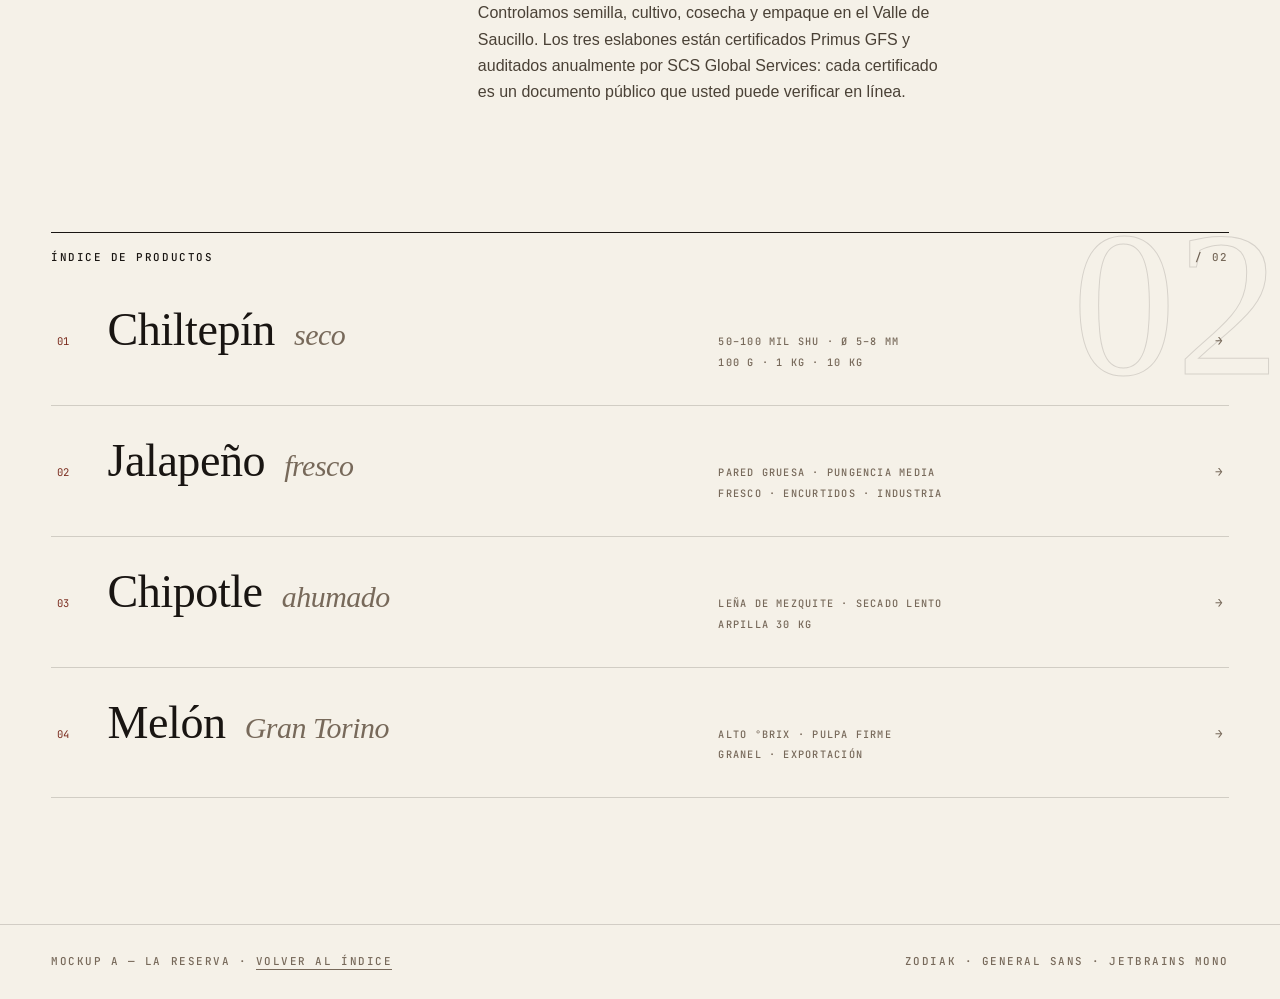
<file: mockups/a/index.html>
<!DOCTYPE html>
<html lang="es-MX">
<head>
<meta charset="UTF-8">
<meta name="viewport" content="width=device-width, initial-scale=1.0">
<meta name="robots" content="noindex">
<title>A · La Reserva — AFER Greens</title>
<link rel="preconnect" href="https://api.fontshare.com">
<link href="https://api.fontshare.com/v2/css?f[]=zodiak@400,400i,700&f[]=general-sans@400,500,600&display=swap" rel="stylesheet">
<link href="https://fonts.googleapis.com/css2?family=JetBrains+Mono:wght@400;500&display=swap" rel="stylesheet">
<style>
/* ============ LA RESERVA — restraint as luxury ============ */
:root {
    --cream:#F5F1E8; --cream-2:#EFE9DB; --white:#FDFBF5;
    --ink:#191512; --ink-2:#4A4136; --mute:#77695A;
    --ox:#7A2C1E; --ox-2:#93331F;
    --hair:rgba(25,21,18,.16); --hair-2:rgba(25,21,18,.09);
    --serif:'Zodiak', Georgia, serif;
    --sans:'General Sans', -apple-system, sans-serif;
    --mono:'JetBrains Mono', ui-monospace, monospace;
    --e-out:cubic-bezier(.16,1,.3,1);
    --e-inout:cubic-bezier(.76,0,.24,1);
}
* { box-sizing:border-box; margin:0; padding:0; }
html { scrollbar-width:thin; scrollbar-color:var(--ox) var(--cream); }
::-webkit-scrollbar { width:6px; } ::-webkit-scrollbar-thumb { background:var(--ox); }
::selection { background:var(--ox); color:var(--cream); }
body {
    font-family:var(--sans); font-size:1rem; line-height:1.65;
    background:var(--cream); color:var(--ink);
    -webkit-font-smoothing:antialiased; overflow-x:hidden;
}
a { color:inherit; text-decoration:none; }
img { display:block; max-width:100%; height:auto; }
:focus-visible { outline:2px solid var(--ox); outline-offset:3px; }

/* grain */
body::before {
    content:''; position:fixed; inset:0; z-index:9999; pointer-events:none; opacity:.045;
    background-image:url("data:image/svg+xml,%3Csvg viewBox='0 0 200 200' xmlns='http://www.w3.org/2000/svg'%3E%3Cfilter id='n'%3E%3CfeTurbulence type='fractalNoise' baseFrequency='0.8' numOctaves='2' stitchTiles='stitch'/%3E%3C/filter%3E%3Crect width='100%25' height='100%25' filter='url(%23n)'/%3E%3C/svg%3E");
}

/* photo grading — ONE recipe for every image */
.ph { position:relative; overflow:hidden; }
.ph img { filter:grayscale(.15) contrast(1.06) saturate(.88) sepia(.05); transition:transform 1.2s var(--e-out); }
.ph::after { content:''; position:absolute; inset:0; background:linear-gradient(160deg, rgba(122,44,30,.08), transparent 55%); pointer-events:none; }
.ph:hover img { transform:scale(1.04); }

.mono { font-family:var(--mono); font-size:.68rem; font-weight:500; letter-spacing:.14em; text-transform:uppercase; color:var(--mute); }

/* underline system */
.u { background-image:linear-gradient(currentColor,currentColor); background-size:100% 1px; background-position:left bottom; background-repeat:no-repeat; transition:background-size .5s var(--e-out); padding-bottom:2px; }
.u:hover { background-size:0% 1px; background-position:right bottom; }

/* ============ HEADER ============ */
header {
    position:fixed; inset:0 0 auto 0; z-index:100; height:64px;
    display:flex; align-items:center; justify-content:space-between;
    padding:0 clamp(20px,4vw,56px);
    background:color-mix(in srgb, var(--cream) 88%, transparent);
    backdrop-filter:blur(8px);
    border-bottom:1px solid var(--hair-2);
}
header .brand { display:flex; align-items:center; gap:12px; }
header .brand img { height:36px; }
header nav { display:flex; gap:clamp(16px,2.5vw,36px); align-items:center; }
header nav a { font-family:var(--mono); font-size:.66rem; font-weight:500; letter-spacing:.16em; text-transform:uppercase; color:var(--ink-2); }
header .cta {
    font-family:var(--mono); font-size:.66rem; font-weight:500; letter-spacing:.16em; text-transform:uppercase;
    background:var(--ink); color:var(--cream); padding:12px 22px; border-radius:2px;
    transition:background .25s var(--e-out), transform .14s var(--e-out);
}
header .cta:hover { background:var(--ox); }
header .cta:active { transform:scale(.97); }
@media (max-width:760px){ header nav a:not(.cta){ display:none; } }

/* ============ HERO — text-forward, one overlap ============ */
.hero { padding:clamp(120px,18vh,190px) clamp(20px,4vw,56px) 0; max-width:1480px; margin:0 auto; position:relative; }
.hero .meta-row { display:flex; justify-content:space-between; gap:16px; border-bottom:1px solid var(--hair); padding-bottom:14px; margin-bottom:clamp(36px,6vh,72px); }
.hero .meta-row span:nth-child(2){ text-align:right; }

.hero h1 {
    font-family:var(--serif); font-weight:400; text-box-trim:trim-both; text-box-edge:cap alphabetic;
    font-size:clamp(3.2rem,8.6vw,8.6rem); line-height:.97; letter-spacing:-0.035em;
    max-width:13ch; position:relative; z-index:2;
}
.hero h1 em { font-style:italic; color:var(--ox); }
.l { display:block; overflow:hidden; }
.li { display:block; transform:translateY(112%); }
html.js.is-loaded .li { transition:transform .95s var(--e-out); transform:translateY(0); }
html.js.is-loaded .l:nth-child(2) .li { transition-delay:.09s; }
html.js.is-loaded .l:nth-child(3) .li { transition-delay:.18s; }

.hero-grid { display:grid; grid-template-columns:minmax(0,7fr) minmax(0,5fr); gap:clamp(24px,4vw,72px); align-items:end; }
.hero-copy { padding-bottom:clamp(40px,8vh,96px); }
.hero-sub { margin:34px 0 40px; max-width:46ch; font-size:clamp(1rem,1.3vw,1.12rem); line-height:1.75; color:var(--ink-2); }
html.js .fade { opacity:0; transform:translateY(12px); }
html.js.is-loaded .fade { transition:opacity .8s var(--e-out), transform .8s var(--e-out); transition-delay:.45s; opacity:1; transform:none; }
html.js.is-loaded .fade.f2 { transition-delay:.58s; }
.hero-actions { display:flex; align-items:center; gap:28px; flex-wrap:wrap; }
.btn-ink {
    display:inline-block; font-family:var(--mono); font-size:.7rem; font-weight:500; letter-spacing:.16em; text-transform:uppercase;
    background:var(--ink); color:var(--cream); padding:18px 34px; border-radius:2px;
    transition:background .25s var(--e-out), transform .14s var(--e-out);
}
.btn-ink:hover { background:var(--ox); }
.btn-ink:active { transform:scale(.97); }
.link-u { font-family:var(--mono); font-size:.7rem; font-weight:500; letter-spacing:.16em; text-transform:uppercase; color:var(--ink); }

/* the still-life — headline overlaps its left edge */
.hero-fig { position:relative; margin-left:calc(clamp(24px,4vw,72px) * -1.4); z-index:1; }
.hero-fig .ph { aspect-ratio:4/5; border-radius:2px; }
.hero-fig .ph img { width:100%; height:100%; object-fit:cover; }
.hero-fig figcaption { display:flex; justify-content:space-between; gap:12px; padding:12px 2px; border-bottom:1px solid var(--hair); }
html.js .hero-fig { clip-path:inset(0 0 100% 0); }
html.js.is-loaded .hero-fig { transition:clip-path 1.1s var(--e-inout) .35s; clip-path:inset(0 0 0 0); }

@media (max-width:860px){
    .hero-grid { grid-template-columns:1fr; }
    .hero-fig { margin-left:0; max-width:480px; }
    .hero h1 { max-width:none; }
}

/* ============ SPECIMEN STRIP ============ */
.specimen { max-width:1480px; margin:clamp(48px,8vh,96px) auto 0; padding:0 clamp(20px,4vw,56px); }
.specimen-inner { border-top:1px solid var(--ink); border-bottom:1px solid var(--hair); display:grid; grid-template-columns:repeat(auto-fit,minmax(170px,1fr)); }
.spec-cell { padding:22px 18px 24px 2px; border-right:1px solid var(--hair-2); }
.spec-cell:last-child { border-right:none; }
.spec-cell .k { font-family:var(--mono); font-size:.6rem; font-weight:500; letter-spacing:.16em; text-transform:uppercase; color:var(--mute); margin-bottom:10px; }
.spec-cell .v { font-family:var(--serif); font-size:1.15rem; line-height:1.3; font-variant-numeric:lining-nums tabular-nums; }
.spec-cell .v small { display:block; font-family:var(--mono); font-size:.58rem; letter-spacing:.1em; color:var(--ox); text-transform:uppercase; margin-top:6px; }

/* ghost chapter folios */
.folio {
    position:absolute; right:0; top:-.05em; z-index:0;
    font-family:var(--serif); font-size:clamp(6rem,17vw,13rem); line-height:.8;
    color:transparent; -webkit-text-stroke:1px rgba(25,21,18,.14);
    pointer-events:none; user-select:none; font-variant-numeric:tabular-nums;
}

/* ============ EDITORIAL PASSAGE ============ */
.passage { position:relative; max-width:1480px; margin:0 auto; padding:clamp(90px,14vh,160px) clamp(20px,4vw,56px); display:grid; grid-template-columns:minmax(0,4fr) minmax(0,8fr); gap:clamp(24px,4vw,72px); }
.passage .side { position:sticky; top:96px; align-self:start; }
.passage p.big {
    font-family:var(--serif); font-size:clamp(1.5rem,2.8vw,2.4rem); line-height:1.35; letter-spacing:-0.01em;
    max-width:26ch; color:var(--ink); text-wrap:balance;
}
.passage p.big em { font-style:italic; color:var(--ox); }
.passage .body-copy { margin-top:28px; max-width:52ch; color:var(--ink-2); }
html.js .io { opacity:0; transform:translateY(16px); transition:opacity .7s var(--e-out), transform .7s var(--e-out); }
html.js .io.in { opacity:1; transform:none; }

/* ============ PRODUCT INDEX ============ */
.index { position:relative; max-width:1480px; margin:0 auto; padding:0 clamp(20px,4vw,56px) clamp(90px,14vh,160px); }
.index .head { display:flex; justify-content:space-between; align-items:baseline; border-top:1px solid var(--ink); padding-top:16px; margin-bottom:8px; }
.row {
    display:grid; grid-template-columns:auto minmax(0,5fr) minmax(0,4fr) auto;
    gap:clamp(14px,3vw,44px); align-items:baseline;
    padding:clamp(22px,3.5vh,34px) 6px; border-bottom:1px solid var(--hair);
    transition:background .25s, padding-left .35s var(--e-out);
}
.row:hover { background:var(--white); padding-left:18px; }
.row .no { font-family:var(--mono); font-size:.66rem; color:var(--ox); }
.row .nm { font-family:var(--serif); font-weight:400; font-size:clamp(1.7rem,3.6vw,3rem); line-height:1.05; letter-spacing:-0.01em; }
.row .nm em { font-style:italic; font-size:.65em; color:var(--mute); margin-left:8px; }
.row:hover .nm em { color:var(--ox); }
.row .dt { font-family:var(--mono); font-size:.64rem; font-weight:500; letter-spacing:.12em; text-transform:uppercase; color:var(--mute); line-height:2; }
.row .arr { font-family:var(--mono); font-size:.8rem; color:var(--mute); transition:transform .35s var(--e-out), color .25s; }
.row:hover .arr { transform:translateX(6px); color:var(--ox); }
@media (max-width:760px){ .row { grid-template-columns:auto 1fr auto; } .row .dt { display:none; } }

/* image-follow cursor */
.float-img {
    position:fixed; left:0; top:0; z-index:50; width:min(300px,28vw); aspect-ratio:4/5;
    pointer-events:none; overflow:hidden; border-radius:2px;
    opacity:0; scale:.92; transition:opacity .35s var(--e-out), scale .5s var(--e-out);
}
.float-img.on { opacity:1; scale:1; }
.float-img img { width:100%; height:100%; object-fit:cover; filter:grayscale(.15) contrast(1.06) saturate(.88) sepia(.05); }

/* ============ FOOT STUB ============ */
.stub { border-top:1px solid var(--hair); padding:28px clamp(20px,4vw,56px); display:flex; justify-content:space-between; gap:12px; flex-wrap:wrap; }

@media (prefers-reduced-motion:reduce) {
    html.js .li, html.js .fade, html.js .hero-fig, html.js .io { transform:none !important; opacity:1 !important; clip-path:none !important; transition:none !important; }
    .ph img { transition:none !important; }
}
</style>
</head>
<body>

<header>
    <a class="brand" href="/mockups/"><img src="/logo.webp" alt="Valle de Gigantes"></a>
    <nav>
        <a href="#" class="u">Productos</a>
        <a href="#" class="u">El Valle</a>
        <a href="#" class="u">Certificación</a>
        <a href="#" class="cta" data-magnetic>Cotizar</a>
    </nav>
</header>

<main>
    <section class="hero">
        <p class="meta-row mono fade">
            <span>AFER Greens · Valle de Saucillo, Chihuahua</span>
            <span>Est. <span style="color:var(--ox)">[año]</span> · Primus GFS Nº 373629 · 30 · 31</span>
        </p>
        <div class="hero-grid">
            <div class="hero-copy">
                <h1>
                    <span class="l"><span class="li">Cosechamos</span></span>
                    <span class="l"><span class="li">el silencio</span></span>
                    <span class="l"><span class="li">del <em>desierto.</em></span></span>
                </h1>
                <p class="hero-sub fade">Chiltepín, jalapeño, chipotle ahumado con mezquite y melón Gran Torino. Cultivo, cosecha y empaque certificados en un solo valle del desierto chihuahuense — para compradores que verifican antes de confiar.</p>
                <div class="hero-actions fade f2">
                    <a href="#" class="btn-ink" data-magnetic>Solicitar cotización</a>
                    <a href="#index" class="link-u u">Índice de productos</a>
                </div>
            </div>
            <figure class="hero-fig">
                <div class="ph"><img src="/mockups/img/chiltepin-grade.webp" alt="Chiltepín recién cosechado en mano, Valle de Gigantes"></div>
                <figcaption class="mono"><span>Chiltepín · cosecha manual</span><span>Fig. 01</span></figcaption>
            </figure>
        </div>
    </section>

    <section class="specimen io">
        <div class="specimen-inner">
            <div class="spec-cell"><p class="k">Origen</p><p class="v">28.0049° N · 105.0831° O</p></div>
            <div class="spec-cell"><p class="k">Altitud</p><p class="v">1,180 msnm <small>dato por confirmar</small></p></div>
            <div class="spec-cell"><p class="k">Picor chiltepín</p><p class="v">50–100 mil SHU</p></div>
            <div class="spec-cell"><p class="k">Certificación</p><p class="v">Primus GFS × 3</p></div>
            <div class="spec-cell"><p class="k">Proceso chipotle</p><p class="v">Leña de mezquite</p></div>
        </div>
    </section>

    <section class="passage">
        <span class="folio" aria-hidden="true">01</span>
        <div class="side io">
            <p class="mono">— El Valle / 01</p>
        </div>
        <div>
            <p class="big io">El norte no es gentil. Por eso lo que crece aquí — <em>chiltepín de picor limpio, jalapeño de pared gruesa</em> — llega a la mesa con carácter que ningún invernadero imita.</p>
            <p class="body-copy io">Controlamos semilla, cultivo, cosecha y empaque en el Valle de Saucillo. Los tres eslabones están certificados Primus GFS y auditados anualmente por SCS Global Services: cada certificado es un documento público que usted puede verificar en línea.</p>
        </div>
    </section>

    <section class="index" id="index" data-float>
        <span class="folio" aria-hidden="true">02</span>
        <div class="head">
            <span class="mono" style="color:var(--ink)">Índice de productos</span>
            <span class="mono">/ 02</span>
        </div>
        <a class="row" href="#" data-float-src="/mockups/img/chiltepin-grade.webp">
            <span class="no">01</span>
            <span class="nm">Chiltepín <em>seco</em></span>
            <span class="dt">50–100 mil SHU · Ø 5–8 mm<br>100 g · 1 kg · 10 kg</span>
            <span class="arr">→</span>
        </a>
        <a class="row" href="#" data-float-src="/mockups/img/jalapeno-grade.webp">
            <span class="no">02</span>
            <span class="nm">Jalapeño <em>fresco</em></span>
            <span class="dt">Pared gruesa · pungencia media<br>Fresco · encurtidos · industria</span>
            <span class="arr">→</span>
        </a>
        <a class="row" href="#" data-float-src="/mockups/img/chipotle-grade.webp">
            <span class="no">03</span>
            <span class="nm">Chipotle <em>ahumado</em></span>
            <span class="dt">Leña de mezquite · secado lento<br>Arpilla 30 kg</span>
            <span class="arr">→</span>
        </a>
        <a class="row" href="#" data-float-src="/mockups/img/melon-grade.webp">
            <span class="no">04</span>
            <span class="nm">Melón <em>Gran Torino</em></span>
            <span class="dt">Alto °Brix · pulpa firme<br>Granel · exportación</span>
            <span class="arr">→</span>
        </a>
    </section>
</main>

<footer class="stub">
    <span class="mono">Mockup A — La Reserva · <a class="u" href="/mockups/">volver al índice</a></span>
    <span class="mono">Zodiak · General Sans · JetBrains Mono</span>
</footer>

<script src="/mockups/motion.js" defer></script>
</body>
</html>
</file>
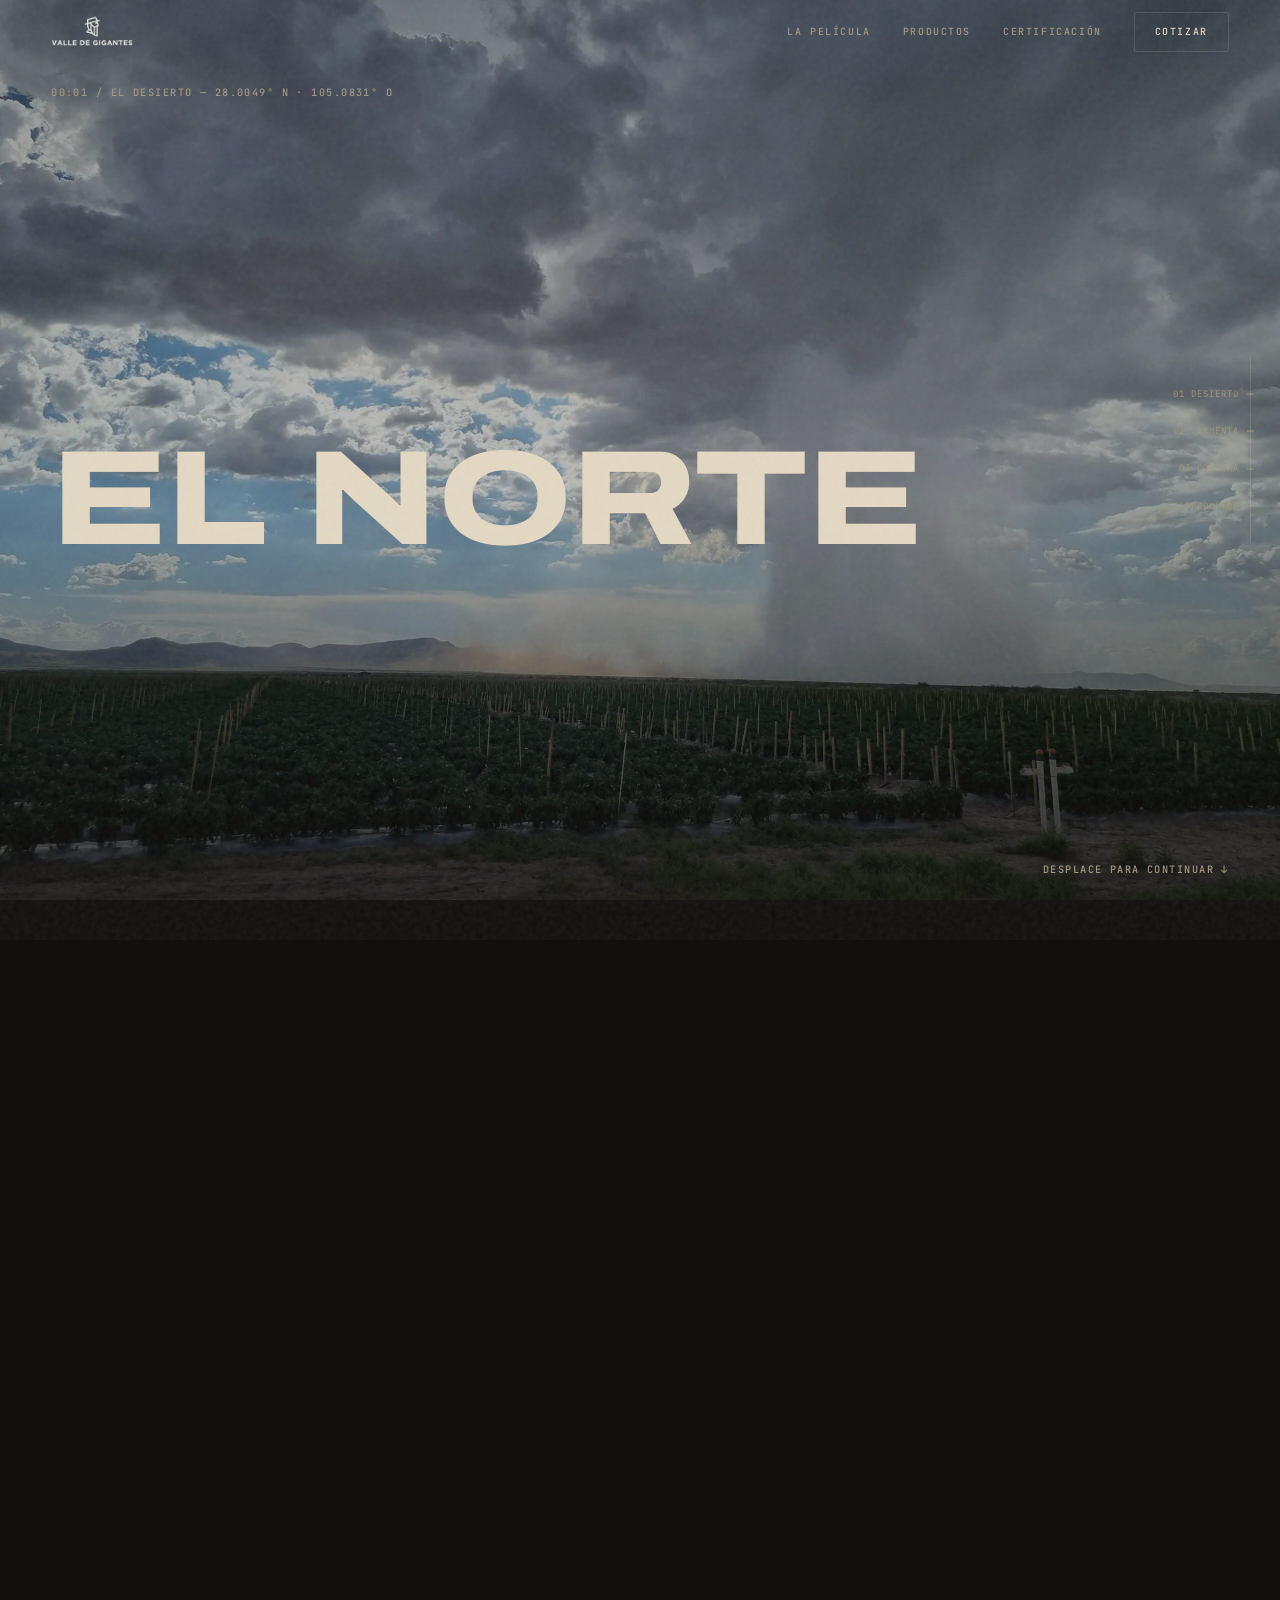
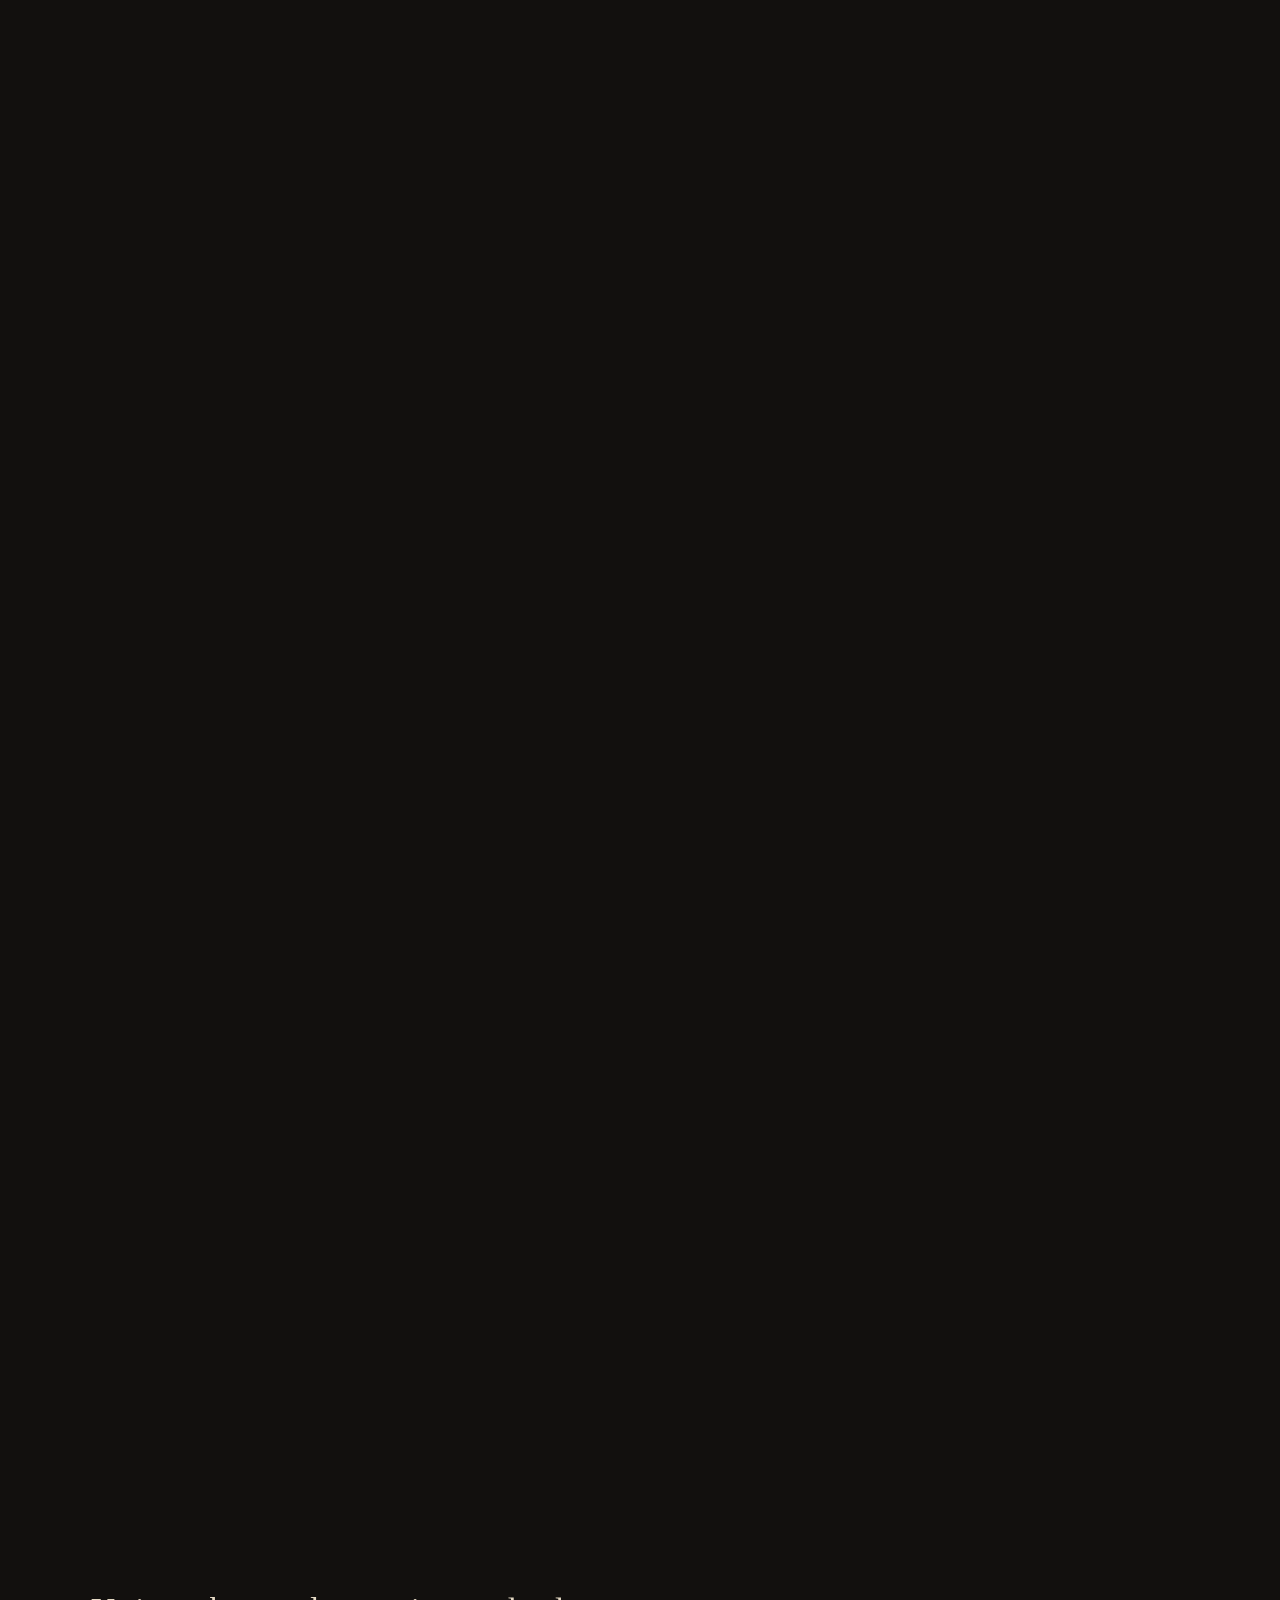
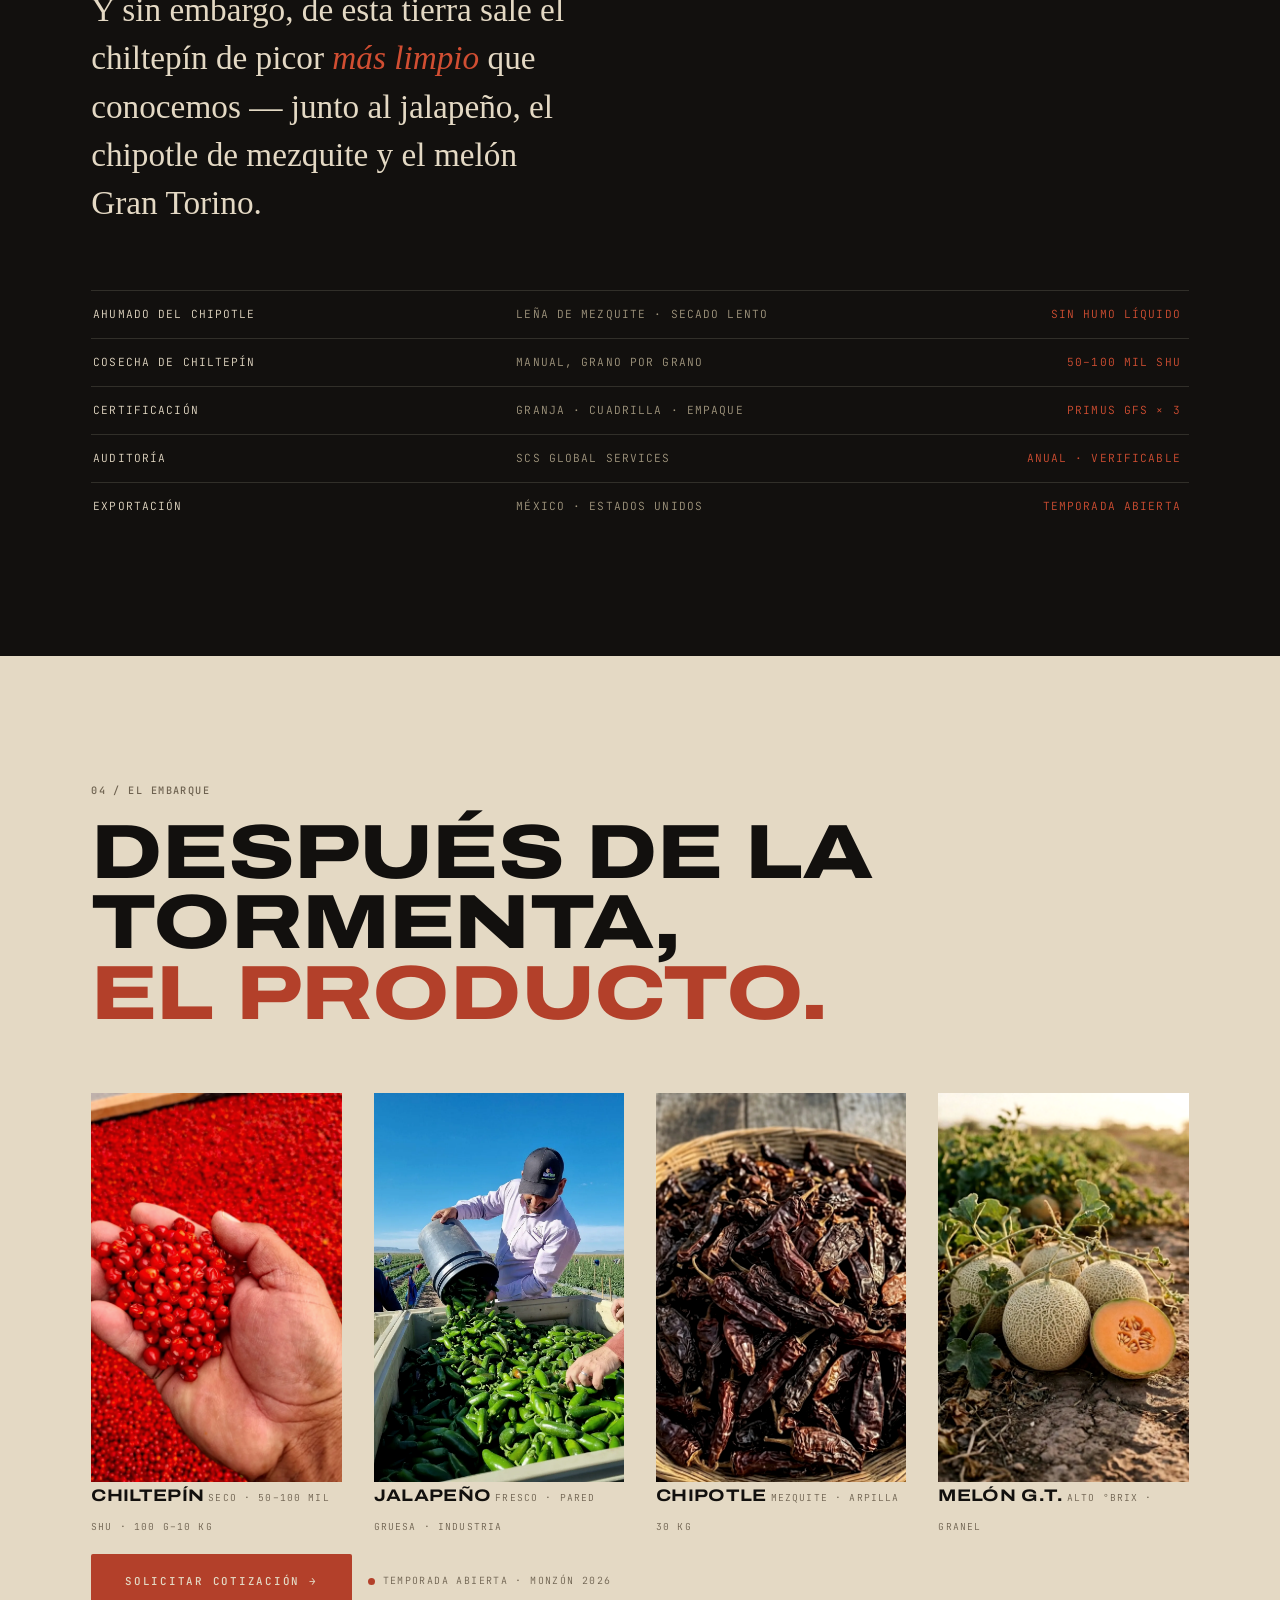
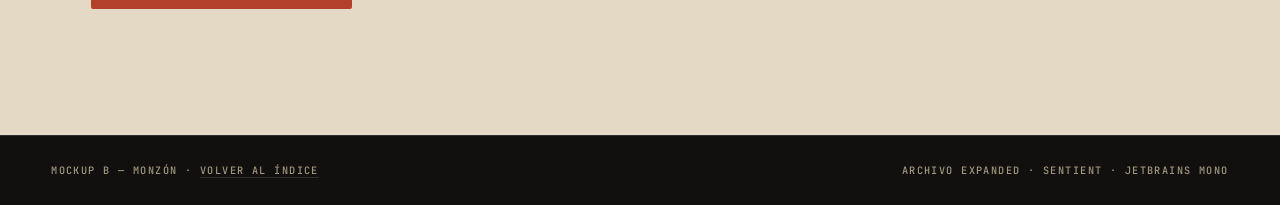
<file: mockups/b/index.html>
<!DOCTYPE html>
<html lang="es-MX">
<head>
<meta charset="UTF-8">
<meta name="viewport" content="width=device-width, initial-scale=1.0">
<meta name="robots" content="noindex">
<title>B · Monzón — AFER Greens</title>
<link rel="preconnect" href="https://api.fontshare.com">
<link href="https://api.fontshare.com/v2/css?f[]=sentient@300,400,400i&display=swap" rel="stylesheet">
<link href="https://fonts.googleapis.com/css2?family=Archivo:wdth,wght@62..125,500..800&family=JetBrains+Mono:wght@400;500&display=swap" rel="stylesheet">
<style>
/* ============ MONZÓN — the desert storm as a scroll-film ============ */
:root {
    --noche:#12100E; --noche-2:#1B1713; --hueso:#E4D9C4; --hueso-2:#A2977F;
    --ember:#B3402A; --ember-2:#D14E32;
    --hair:rgba(228,217,196,.15);
    --disp:'Archivo', -apple-system, sans-serif;
    --serif:'Sentient', Georgia, serif;
    --mono:'JetBrains Mono', ui-monospace, monospace;
    --e-out:cubic-bezier(.16,1,.3,1);
    --e-inout:cubic-bezier(.76,0,.24,1);
}
* { box-sizing:border-box; margin:0; padding:0; }
html { scrollbar-width:thin; scrollbar-color:#3A2F26 var(--noche); }
::-webkit-scrollbar { width:6px; } ::-webkit-scrollbar-thumb { background:#3A2F26; }
::selection { background:var(--ember); color:var(--hueso); }
body {
    font-family:var(--serif); font-weight:300; line-height:1.7;
    background:var(--noche); color:var(--hueso);
    -webkit-font-smoothing:antialiased; overflow-x:hidden;
}
a { color:inherit; text-decoration:none; }
img { display:block; max-width:100%; height:auto; }
:focus-visible { outline:2px solid var(--ember-2); outline-offset:3px; }
.mono { font-family:var(--mono); font-size:.64rem; font-weight:500; letter-spacing:.14em; text-transform:uppercase; color:var(--hueso-2); }
.disp { font-family:var(--disp); font-variation-settings:"wdth" 125; font-weight:800; text-transform:uppercase; letter-spacing:-0.01em; }

/* animated film grain */
body::before {
    content:''; position:fixed; inset:-40px; z-index:9999; pointer-events:none; opacity:.07;
    background-image:url("data:image/svg+xml,%3Csvg viewBox='0 0 220 220' xmlns='http://www.w3.org/2000/svg'%3E%3Cfilter id='n'%3E%3CfeTurbulence type='fractalNoise' baseFrequency='0.8' numOctaves='2' stitchTiles='stitch'/%3E%3C/filter%3E%3Crect width='100%25' height='100%25' filter='url(%23n)'/%3E%3C/svg%3E");
    animation:grainJitter 1s steps(8) infinite;
}
@keyframes grainJitter {
    0%{transform:translate(0,0)} 25%{transform:translate(-14px,8px)} 50%{transform:translate(10px,-12px)} 75%{transform:translate(-6px,-8px)} 100%{transform:translate(0,0)}
}

/* curtain */
.curtain { position:fixed; inset:0; z-index:10000; background:var(--noche-2); display:flex; align-items:center; justify-content:center; }
.curtain .mono { color:var(--ember-2); }
html.is-loaded .curtain { animation:curtainUp .8s var(--e-inout) .3s forwards; }
@keyframes curtainUp { to { clip-path:inset(0 0 100% 0); transform:translateY(-6%); } }
html:not(.js) .curtain { display:none; }

/* ============ HEADER + CHAPTER RAIL ============ */
header {
    position:fixed; inset:0 0 auto 0; z-index:100; height:64px;
    display:flex; align-items:center; justify-content:space-between;
    padding:0 clamp(20px,4vw,56px);
}
header .brand img { height:36px; filter:brightness(0) invert(.88); }
header nav { display:flex; gap:clamp(16px,2.5vw,32px); align-items:center; }
header nav a { font-family:var(--mono); font-size:.62rem; font-weight:500; letter-spacing:.16em; text-transform:uppercase; color:var(--hueso-2); transition:color .25s; }
header nav a:hover { color:var(--hueso); }
header nav a.cta { color:var(--hueso); border:1px solid var(--hair); border-radius:2px; padding:11px 20px; transition:background .3s, border-color .3s, filter .3s; }
header nav a.cta:hover { background:var(--ember); border-color:var(--ember); }
@media (max-width:760px){ header nav a:not(.cta){ display:none; } }

.rail {
    position:fixed; right:clamp(10px,2vw,26px); top:50%; transform:translateY(-50%);
    z-index:90; display:flex; flex-direction:column; gap:22px; align-items:flex-end;
}
.rail::before { content:''; position:absolute; right:3px; top:-30px; bottom:-30px; width:1px; background:var(--hair); }
.rail a { font-family:var(--mono); font-size:.56rem; letter-spacing:.12em; color:var(--hueso-2); text-transform:uppercase; display:flex; gap:8px; align-items:center; transition:color .3s; }
.rail a::after { content:''; width:7px; height:1px; background:currentColor; }
.rail a:hover { color:var(--hueso); }
@media (max-width:900px){ .rail { display:none; } }

/* ============ THE FILM — 340vh pinned intro ============ */
.film { position:relative; height:340vh; }
.film .stage { position:sticky; top:0; height:100svh; overflow:hidden; }
.film .still { position:absolute; inset:0; opacity:0; transition:opacity 1.1s var(--e-out); }
.film .still img { width:100%; height:100%; object-fit:cover; mix-blend-mode:luminosity; filter:contrast(1.08) brightness(.9); }
.film .still::after { content:''; position:absolute; inset:0; background:linear-gradient(to top, rgba(18,16,14,.75) 0%, rgba(18,16,14,.15) 45%, rgba(18,16,14,.35) 100%); }
.film[data-step="1"] .still:nth-child(1),
.film[data-step="2"] .still:nth-child(2),
.film[data-step="3"] .still:nth-child(3) { opacity:1; }
html.js.is-loaded .film[data-step="1"] .still:nth-child(1) img { animation:settle 1.6s var(--e-out) both; }
@keyframes settle { from { transform:scale(1.12); } to { transform:scale(1); } }

.film .tc { position:absolute; top:84px; left:clamp(20px,4vw,56px); z-index:5; transition:opacity .6s; }
.film .titles {
    position:absolute; left:clamp(20px,4vw,56px); bottom:clamp(48px,10vh,110px); z-index:5;
    font-size:clamp(3.2rem,10.5vw,10.5rem); line-height:.9; color:var(--hueso);
}
.film .titles .l { display:block; overflow:hidden; padding-bottom:.04em; margin-bottom:-.02em; }
.film .titles .li { display:block; transform:translateY(112%); transition:transform .9s var(--e-out); }
.film[data-step="1"] .titles .l:nth-child(1) .li { transform:translateY(0); transition-delay:1s; }
.film[data-step="2"] .titles .l:nth-child(2) .li { transform:translateY(0); }
.film[data-step="3"] .titles .l:nth-child(3) .li { transform:translateY(0); }
.film[data-step="2"] .titles .l:nth-child(1) .li,
.film[data-step="3"] .titles .l:nth-child(1) .li { transform:translateY(0); transition-delay:0s; }
.film[data-step="3"] .titles .l:nth-child(2) .li { transform:translateY(0); }
.film .titles .li em { font-style:normal; color:var(--ember-2); }

/* lightning cut */
.film .stage.flash .still:nth-child(2) img,
.film .stage.flash .still:nth-child(3) img { animation:lightning .28s steps(3) 1; }
@keyframes lightning {
    0% { filter:contrast(1.08) brightness(.9); }
    34% { filter:invert(1) brightness(1.65) contrast(1.2); }
    67% { filter:contrast(1.08) brightness(1.25); }
    100% { filter:contrast(1.08) brightness(.9); }
}

.scroll-cue { position:absolute; bottom:22px; right:clamp(20px,4vw,56px); z-index:5; }

/* ============ CREDITS DATA BLOCK ============ */
.credits { max-width:1200px; margin:0 auto; padding:clamp(90px,14vh,160px) clamp(20px,4vw,56px); }
.credits .lead { font-family:var(--serif); font-weight:300; font-size:clamp(1.4rem,2.6vw,2.2rem); line-height:1.45; max-width:30ch; }
.credits .lead em { font-style:italic; color:var(--ember-2); }
.credits table { width:100%; border-collapse:collapse; margin-top:clamp(40px,7vh,72px); font-family:var(--mono); font-size:.7rem; letter-spacing:.1em; text-transform:uppercase; font-variant-numeric:tabular-nums; }
.credits td { padding:14px 8px; border-top:1px solid var(--hair); color:var(--hueso-2); }
.credits td:first-child { color:var(--hueso); width:38%; padding-left:2px; }
.credits td:last-child { text-align:right; color:var(--ember-2); }
html.js .io { opacity:0; transform:translateY(18px); transition:opacity .9s var(--e-out), transform .9s var(--e-out); }
html.js .io.in { opacity:1; transform:none; }

/* ============ FINALE — dawn: products on hueso ============ */
.dawn { background:var(--hueso); color:var(--noche); }
.dawn-inner { max-width:1200px; margin:0 auto; padding:clamp(90px,14vh,160px) clamp(20px,4vw,56px); }
.dawn .mono { color:#6E6250; }
.dawn h2 { font-size:clamp(2.2rem,6vw,5rem); line-height:.92; margin:18px 0 8px; color:var(--noche); }
.dawn h2 em { color:var(--ember); font-style:normal; }
.dawn-grid { display:grid; grid-template-columns:repeat(auto-fit,minmax(230px,1fr)); gap:clamp(18px,2.5vw,32px); margin-top:clamp(40px,7vh,72px); }
.dcard { display:block; }
.dcard .im { aspect-ratio:1; overflow:hidden; border-radius:2px; position:relative; }
.dcard .im img { width:100%; height:100%; object-fit:cover; filter:contrast(1.05) saturate(.92); transition:transform .9s var(--e-out); }
.dcard:hover .im img { transform:scale(1.05); }
.dcard .nm { font-family:var(--disp); font-variation-settings:"wdth" 122; font-weight:700; text-transform:uppercase; font-size:1.05rem; letter-spacing:.02em; margin-top:14px; color:var(--noche); }
.dcard .sp { font-family:var(--mono); font-size:.6rem; letter-spacing:.12em; text-transform:uppercase; color:#6E6250; margin-top:5px; }
.dawn .cta-row { margin-top:clamp(48px,8vh,80px); display:flex; gap:16px; align-items:center; flex-wrap:wrap; }
.btn-ember {
    display:inline-flex; align-items:center; gap:10px;
    font-family:var(--mono); font-size:.68rem; font-weight:500; letter-spacing:.16em; text-transform:uppercase;
    background:var(--ember); color:var(--hueso); padding:18px 34px; border-radius:2px;
    transition:filter .3s, transform .14s var(--e-out);
}
.btn-ember:hover { filter:brightness(1.15); }
.btn-ember:active { transform:scale(.97); }
.status-dot { display:inline-flex; align-items:center; gap:8px; font-family:var(--mono); font-size:.62rem; letter-spacing:.14em; text-transform:uppercase; color:#6E6250; }
.status-dot::before { content:''; width:7px; height:7px; border-radius:50%; background:var(--ember); animation:blink 2.2s ease-in-out infinite; }
@keyframes blink { 50% { opacity:.3; } }

/* stub */
.stub { border-top:1px solid var(--hair); padding:26px clamp(20px,4vw,56px); display:flex; justify-content:space-between; gap:12px; flex-wrap:wrap; }
.stub a { border-bottom:1px solid var(--hair); }

@media (prefers-reduced-motion:reduce) {
    body::before { animation:none; }
    .curtain { display:none !important; }
    html.js .io { opacity:1; transform:none; transition:none; }
    .film { height:auto; }
    .film .stage { position:static; height:auto; }
    .film .still { position:static; opacity:1 !important; height:70vh; }
    .film .still img { animation:none !important; }
    .film .titles { position:static; padding:32px clamp(20px,4vw,56px); }
    .film .titles .li { transform:none !important; }
    .film .stage.flash .still img { animation:none !important; }
    .status-dot::before { animation:none; }
}
</style>
</head>
<body>

<div class="curtain" aria-hidden="true"><span class="mono">Monzón 2026 · Valle de Saucillo · 28.0049° N</span></div>

<header>
    <a class="brand" href="/mockups/"><img src="/logo.webp" alt="Valle de Gigantes"></a>
    <nav>
        <a href="#">La película</a>
        <a href="#">Productos</a>
        <a href="#">Certificación</a>
        <a href="#" class="cta">Cotizar</a>
    </nav>
</header>

<nav class="rail" aria-label="Capítulos">
    <a href="#">01 Desierto</a>
    <a href="#">02 Tormenta</a>
    <a href="#">03 Cosecha</a>
    <a href="#">04 Productos</a>
</nav>

<main>
    <section class="film" id="film" data-step="1" data-scrub aria-label="El norte no es gentil — secuencia de apertura">
        <div class="stage">
            <div class="still" aria-hidden="true"><img src="/mockups/img/rancho-grade.webp" alt=""></div>
            <div class="still" aria-hidden="true"><img src="/mockups/img/rancho-duo-ink.webp" alt=""></div>
            <div class="still" aria-hidden="true"><img src="/mockups/img/chiltepin-grade.webp" alt=""></div>
            <p class="tc mono" id="tc">00:01 / EL DESIERTO — 28.0049° N · 105.0831° O</p>
            <h1 class="titles disp">
                <span class="l"><span class="li">El norte</span></span>
                <span class="l"><span class="li">no es</span></span>
                <span class="l"><span class="li"><em>gentil.</em></span></span>
            </h1>
            <p class="scroll-cue mono" aria-hidden="true">Desplace para continuar ↓</p>
        </div>
    </section>

    <section class="credits">
        <p class="lead io">Y sin embargo, de esta tierra sale el chiltepín de picor <em>más limpio</em> que conocemos — junto al jalapeño, el chipotle de mezquite y el melón Gran Torino.</p>
        <table class="io" aria-label="Datos de producción">
            <tr><td>Ahumado del chipotle</td><td>Leña de mezquite · secado lento</td><td>Sin humo líquido</td></tr>
            <tr><td>Cosecha de chiltepín</td><td>Manual, grano por grano</td><td>50–100 mil SHU</td></tr>
            <tr><td>Certificación</td><td>Granja · cuadrilla · empaque</td><td>Primus GFS × 3</td></tr>
            <tr><td>Auditoría</td><td>SCS Global Services</td><td>Anual · verificable</td></tr>
            <tr><td>Exportación</td><td>México · Estados Unidos</td><td>Temporada abierta</td></tr>
        </table>
    </section>

    <section class="dawn">
        <div class="dawn-inner">
            <p class="mono io">04 / El embarque</p>
            <h2 class="disp io">Después de la tormenta,<br><em>el producto.</em></h2>
            <div class="dawn-grid io">
                <a class="dcard" href="#">
                    <span class="im"><img src="/mockups/img/chiltepin-grade.webp" alt="Chiltepín seco"></span>
                    <span class="nm">Chiltepín</span>
                    <span class="sp">Seco · 50–100 mil SHU · 100 g–10 kg</span>
                </a>
                <a class="dcard" href="#">
                    <span class="im"><img src="/mockups/img/jalapeno-grade.webp" alt="Jalapeño fresco"></span>
                    <span class="nm">Jalapeño</span>
                    <span class="sp">Fresco · pared gruesa · industria</span>
                </a>
                <a class="dcard" href="#">
                    <span class="im"><img src="/mockups/img/chipotle-grade.webp" alt="Chipotle ahumado"></span>
                    <span class="nm">Chipotle</span>
                    <span class="sp">Mezquite · arpilla 30 kg</span>
                </a>
                <a class="dcard" href="#">
                    <span class="im"><img src="/mockups/img/melon-grade.webp" alt="Melón Gran Torino"></span>
                    <span class="nm">Melón G.T.</span>
                    <span class="sp">Alto °Brix · granel</span>
                </a>
            </div>
            <div class="cta-row io">
                <a href="#" class="btn-ember">Solicitar cotización →</a>
                <span class="status-dot">Temporada abierta · Monzón 2026</span>
            </div>
        </div>
    </section>
</main>

<footer class="stub">
    <span class="mono">Mockup B — Monzón · <a href="/mockups/">volver al índice</a></span>
    <span class="mono">Archivo Expanded · Sentient · JetBrains Mono</span>
</footer>

<script src="/mockups/motion.js" defer></script>
<script>
/* film steps + lightning cut (page-specific) */
(function () {
    if (matchMedia('(prefers-reduced-motion: reduce)').matches) return;
    var film = document.getElementById('film');
    var stage = film.querySelector('.stage');
    var tc = document.getElementById('tc');
    var labels = ['00:01 / EL DESIERTO — 28.0049° N · 105.0831° O', '00:02 / LA TORMENTA — MONZÓN DE JULIO', '00:03 / LA COSECHA — MANUAL, GRANO POR GRANO'];
    var flashed = false, last = 1;
    function tick() {
        var p = parseFloat(film.style.getPropertyValue('--p') || '0');
        var step = p < 0.34 ? 1 : p < 0.62 ? 2 : 3;
        if (step !== last) {
            film.setAttribute('data-step', step);
            tc.textContent = labels[step - 1];
            if (step === 3 && !flashed) { flashed = true; stage.classList.add('flash'); setTimeout(function(){ stage.classList.remove('flash'); }, 400); }
            last = step;
        }
        requestAnimationFrame(tick);
    }
    requestAnimationFrame(tick);
})();
</script>
</body>
</html>
</file>
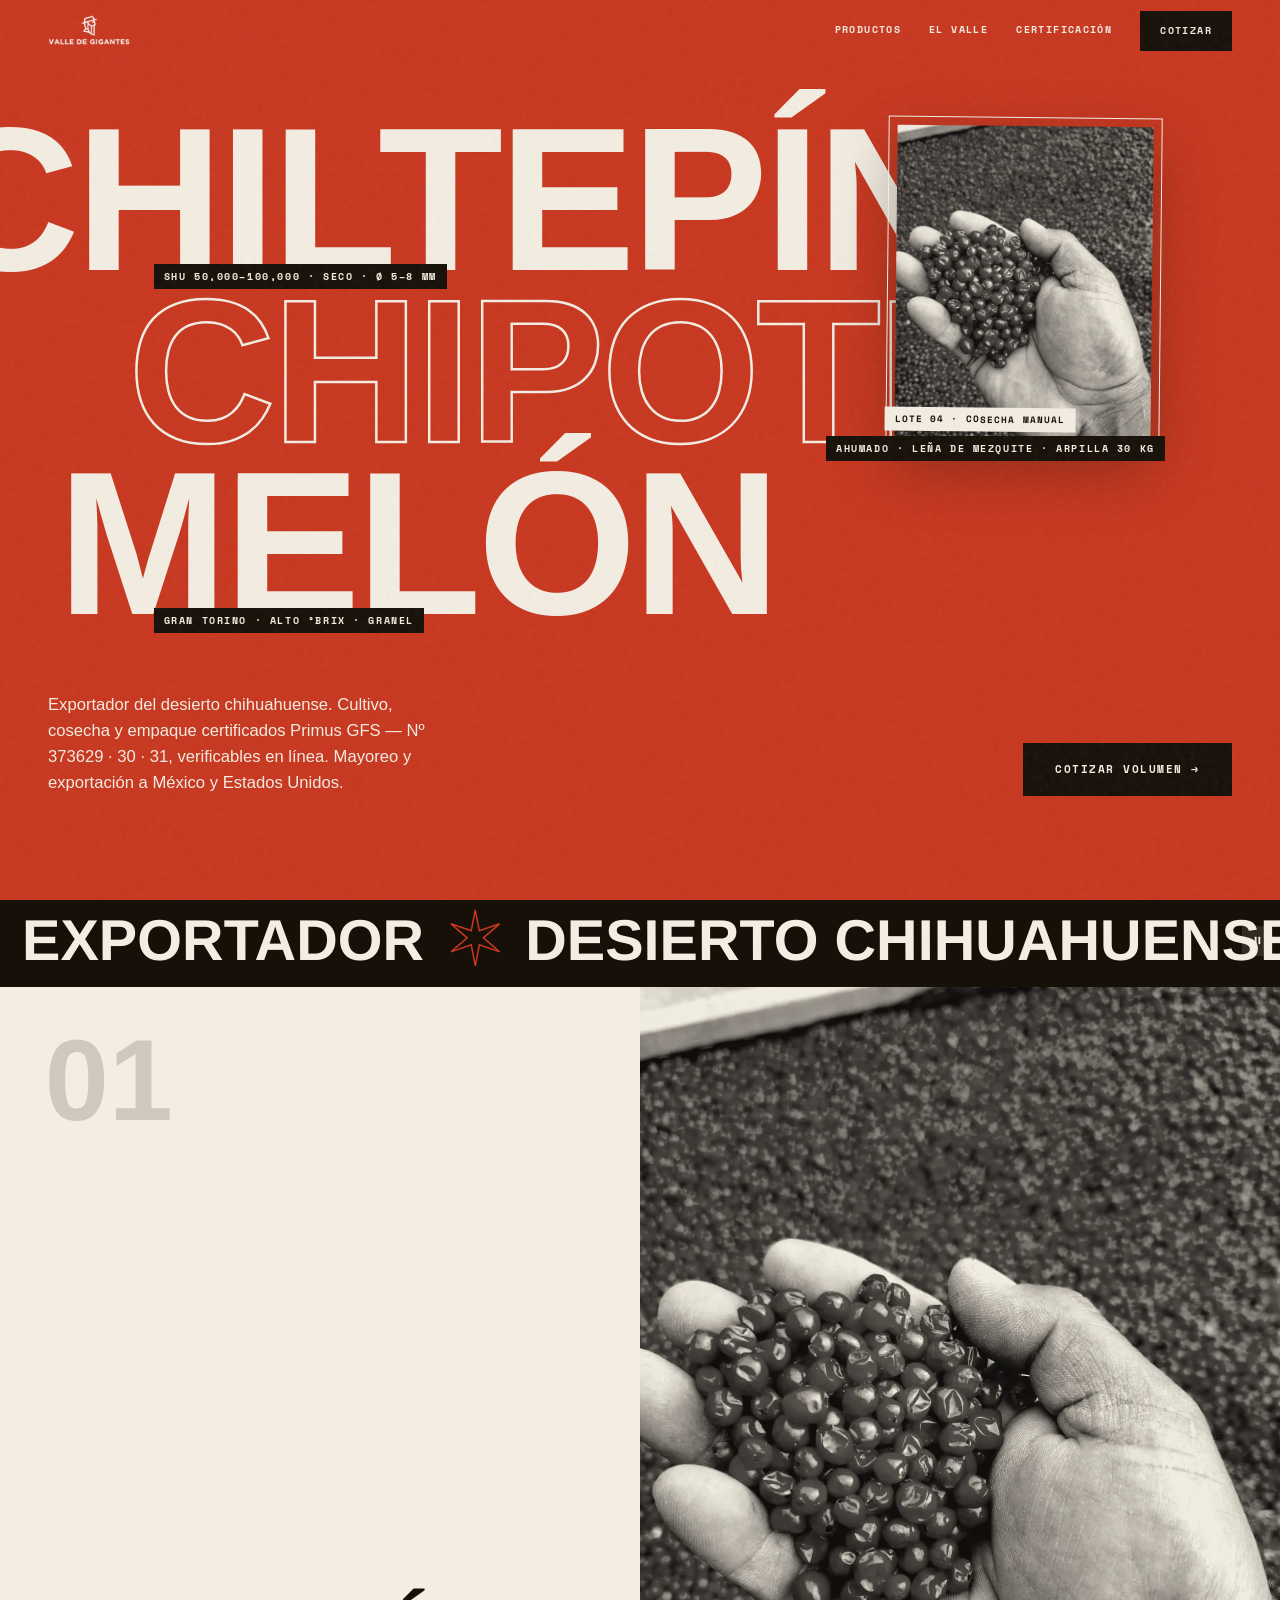
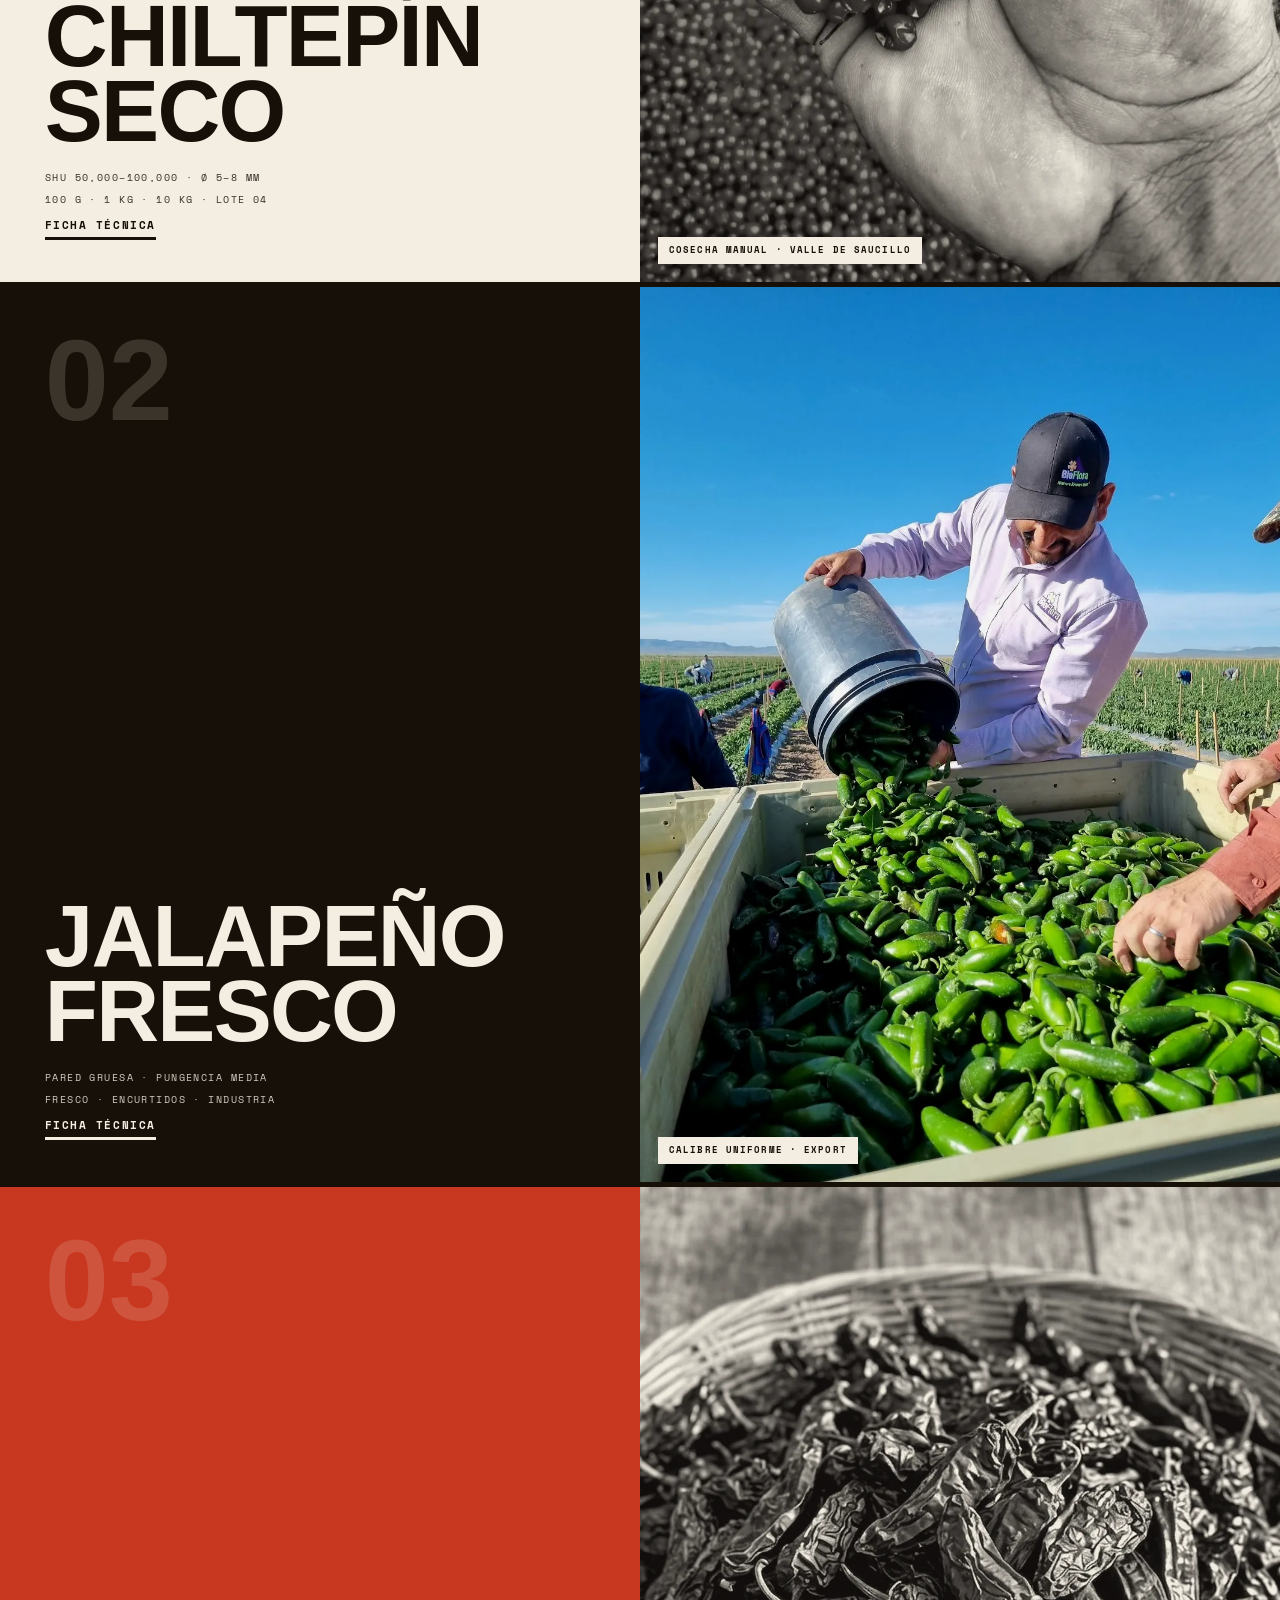
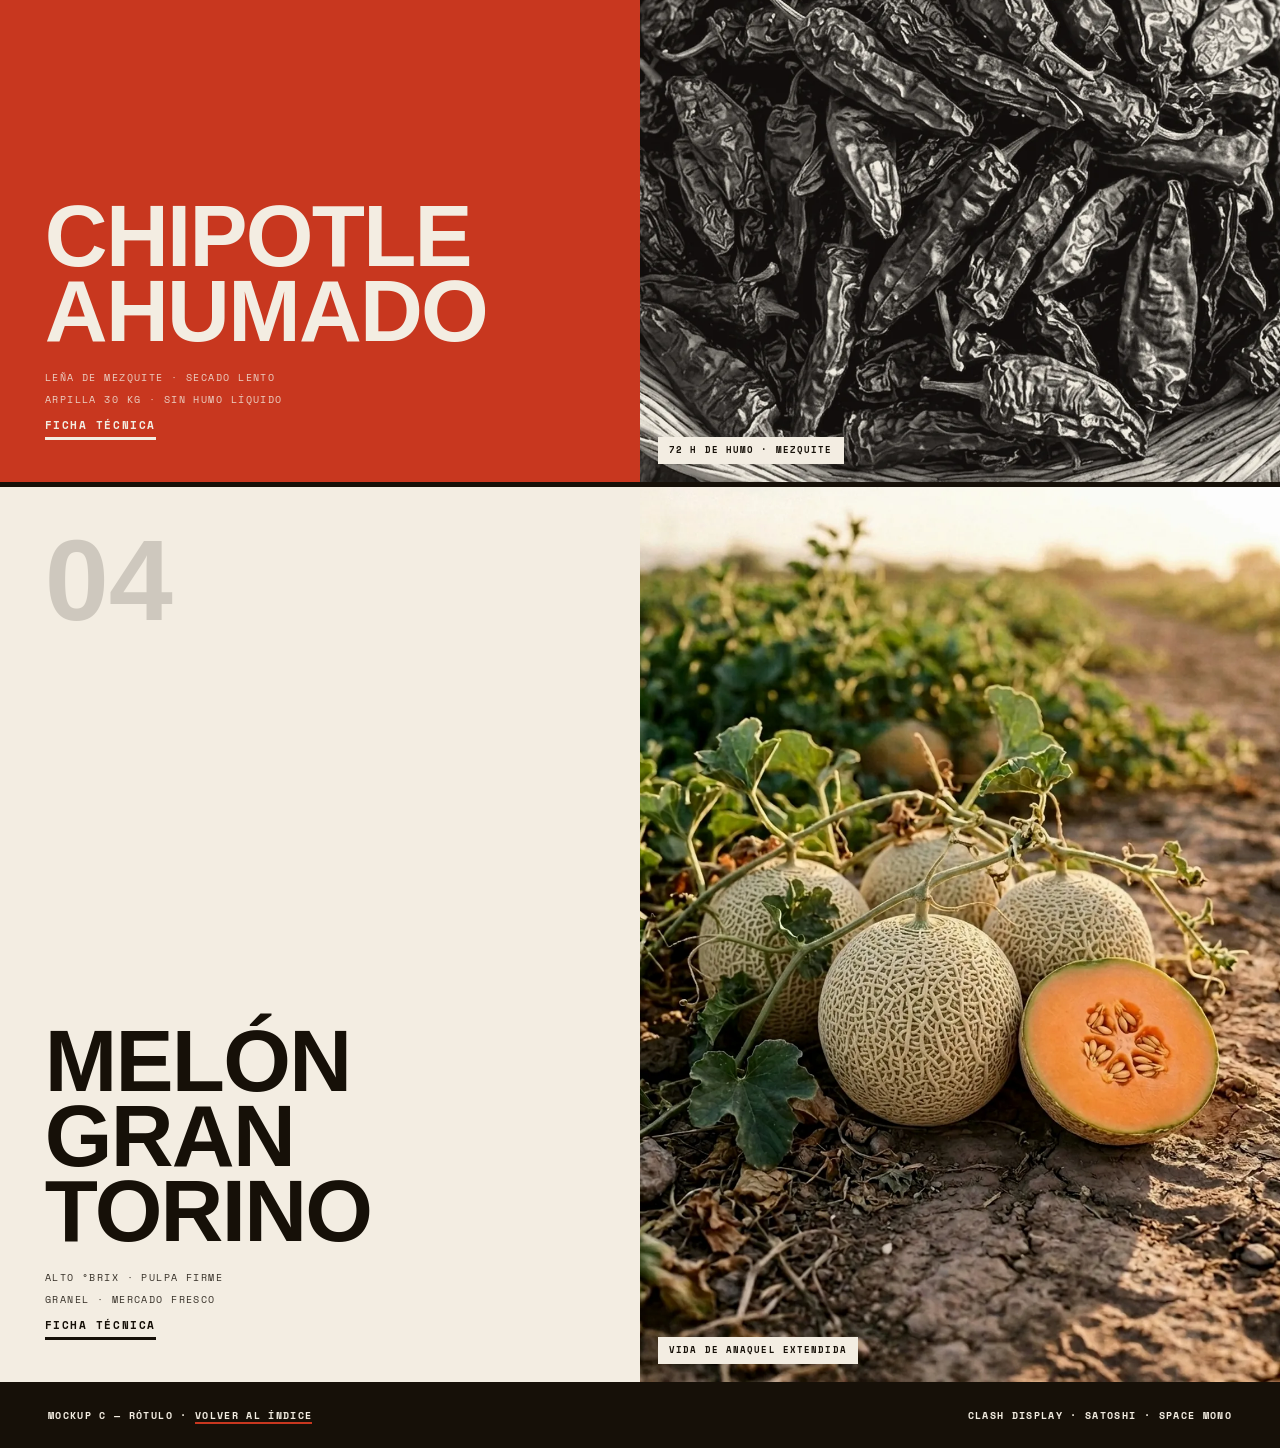
<file: mockups/c/index.html>
<!DOCTYPE html>
<html lang="es-MX">
<head>
<meta charset="UTF-8">
<meta name="viewport" content="width=device-width, initial-scale=1.0">
<meta name="robots" content="noindex">
<title>C · Rótulo — AFER Greens</title>
<link rel="preconnect" href="https://api.fontshare.com">
<link href="https://api.fontshare.com/v2/css?f[]=clash-display@600,700&f[]=satoshi@400,500,700&display=swap" rel="stylesheet">
<link href="https://fonts.googleapis.com/css2?family=Space+Mono:wght@400;700&display=swap" rel="stylesheet">
<style>
/* ============ RÓTULO — sign-painter energy at export scale ============ */
:root {
    --rojo:#C8371F; --rojo-2:#A02B16; --crema:#F3EDE2; --tinta:#161008;
    --hair-l:rgba(243,237,226,.28); --hair-d:rgba(22,16,8,.18);
    --disp:'Clash Display', Impact, sans-serif;
    --sans:'Satoshi', -apple-system, sans-serif;
    --mono:'Space Mono', ui-monospace, monospace;
    --e-out:cubic-bezier(.16,1,.3,1);
    --e-inout:cubic-bezier(.76,0,.24,1);
}
* { box-sizing:border-box; margin:0; padding:0; }
html { scrollbar-width:thin; scrollbar-color:var(--tinta) var(--crema); }
::-webkit-scrollbar { width:6px; } ::-webkit-scrollbar-thumb { background:var(--tinta); }
::selection { background:var(--tinta); color:var(--crema); }
body {
    font-family:var(--sans); line-height:1.55;
    background:var(--rojo); color:var(--crema);
    -webkit-font-smoothing:antialiased; overflow-x:hidden;
}
a { color:inherit; text-decoration:none; }
img { display:block; max-width:100%; height:auto; }
:focus-visible { outline:3px solid var(--crema); outline-offset:3px; }
body::before {
    content:''; position:fixed; inset:0; z-index:9999; pointer-events:none; opacity:.05;
    background-image:url("data:image/svg+xml,%3Csvg viewBox='0 0 200 200' xmlns='http://www.w3.org/2000/svg'%3E%3Cfilter id='n'%3E%3CfeTurbulence type='fractalNoise' baseFrequency='0.8' numOctaves='2' stitchTiles='stitch'/%3E%3C/filter%3E%3Crect width='100%25' height='100%25' filter='url(%23n)'/%3E%3C/svg%3E");
}
.mono { font-family:var(--mono); font-size:.64rem; font-weight:400; letter-spacing:.16em; text-transform:uppercase; }

/* ============ HEADER ============ */
header {
    position:fixed; inset:0 0 auto 0; z-index:100; height:62px;
    display:flex; align-items:center; justify-content:space-between;
    padding:0 clamp(18px,4vw,48px);
}
header .brand img { height:36px; filter:brightness(0) invert(.96); }
header nav { display:flex; gap:clamp(14px,2.4vw,28px); align-items:center; }
header nav a { font-family:var(--mono); font-size:.62rem; letter-spacing:.14em; text-transform:uppercase; font-weight:700; }
header nav a:not(.cta) { border-bottom:2px solid transparent; transition:border-color .2s; }
header nav a:not(.cta):hover { border-color:var(--crema); }
header .cta { background:var(--tinta); color:var(--crema); padding:12px 20px; transition:background .2s, color .2s, transform .14s var(--e-out); }
header .cta:hover { background:var(--crema); color:var(--tinta); }
header .cta:active { transform:scale(.96); }
@media (max-width:760px){ header nav a:not(.cta){ display:none; } }

/* ============ HERO — cropped poster type + pasted label ============ */
.hero { min-height:100svh; display:flex; flex-direction:column; justify-content:center; position:relative; overflow:hidden; padding:clamp(80px,11vh,120px) 0 90px; }
.word-row { position:relative; }
.word-row .w {
    font-family:var(--disp); font-weight:700; text-transform:uppercase;
    font-size:clamp(4.2rem,16vw,16rem); line-height:.84; letter-spacing:-0.02em;
    display:block; white-space:nowrap;
}
.word-row:nth-child(1) .w { margin-left:-0.6ch; }
.word-row:nth-child(2) .w { margin-left:clamp(18px,10vw,180px); color:transparent; -webkit-text-stroke:2.5px var(--crema); }
.word-row:nth-child(3) .w { margin-left:clamp(6px,4.5vw,90px); }
.word-row .anno {
    position:absolute; left:clamp(20px,12vw,220px); bottom:-0.4em; z-index:3;
    font-family:var(--mono); font-size:.62rem; letter-spacing:.16em; text-transform:uppercase; color:var(--crema);
    background:var(--tinta); padding:5px 10px;
}
.word-row:nth-child(2) .anno { left:auto; right:clamp(20px,9vw,180px); }
html.js .word-row .w { opacity:0; transform:translateX(var(--from,8vw)); }
html.js .word-row:nth-child(2) .w { --from:-8vw; }
html.js.is-loaded .word-row .w { transition:opacity .8s var(--e-out), transform .9s var(--e-out); opacity:1; transform:none; }
html.js.is-loaded .word-row:nth-child(2) .w { transition-delay:.14s; }
html.js.is-loaded .word-row:nth-child(3) .w { transition-delay:.28s; }
html.js .word-row .anno { opacity:0; }
html.js.is-loaded .word-row .anno { transition:opacity .5s var(--e-out) .9s; opacity:1; }

/* the pasted label photo */
.label-photo {
    position:absolute; z-index:2;
    top:14%; right:clamp(4vw,10vw,16vw);
    width:clamp(150px,20vw,300px); aspect-ratio:4/5;
    outline:1.5px solid var(--crema); outline-offset:8px;
    transform:rotate(0.6deg);
    box-shadow:0 22px 60px rgba(22,16,8,.35);
}
.label-photo img { width:100%; height:100%; object-fit:cover; }
.label-photo .tag { position:absolute; left:-10px; bottom:14px; background:var(--crema); color:var(--tinta); font-family:var(--mono); font-size:.58rem; letter-spacing:.12em; text-transform:uppercase; padding:5px 10px; font-weight:700; }
html.js .label-photo { opacity:0; transform:translateY(-28px) rotate(2.4deg); }
html.js.is-loaded .label-photo { transition:opacity .6s var(--e-out) .55s, transform .9s var(--e-out) .55s; opacity:1; transform:translateY(0) rotate(0.6deg); }

.hero-foot { display:flex; justify-content:space-between; align-items:flex-end; gap:20px; flex-wrap:wrap; padding:clamp(40px,7vh,72px) clamp(18px,4vw,48px) 0; }
.hero-foot p { max-width:44ch; font-size:clamp(.95rem,1.3vw,1.08rem); }
html.js .fade { opacity:0; transform:translateY(14px); }
html.js.is-loaded .fade { transition:opacity .8s var(--e-out) 1.05s, transform .8s var(--e-out) 1.05s; opacity:1; transform:none; }
.btn-blk {
    display:inline-block; font-family:var(--mono); font-weight:700; font-size:.68rem; letter-spacing:.14em; text-transform:uppercase;
    background:var(--tinta); color:var(--crema); padding:18px 32px;
    transition:background .2s, color .2s, transform .14s var(--e-out);
}
.btn-blk:hover { background:var(--crema); color:var(--tinta); }
.btn-blk:active { transform:scale(.97); }

/* ============ VELOCITY MARQUEE ============ */
.ticker { background:var(--tinta); overflow:hidden; white-space:nowrap; position:relative; }
.ticker-inner {
    display:inline-flex; align-items:baseline; padding:12px 0;
    animation:mq 24s linear infinite;
    transform:skewX(calc(var(--vel,0) * -10deg));
    transition:transform .25s var(--e-out);
}
.ticker:hover .ticker-inner, .ticker.paused .ticker-inner { animation-play-state:paused; }
.ticker-inner span { font-family:var(--disp); font-weight:700; text-transform:uppercase; font-size:clamp(1.8rem,4.6vw,3.6rem); line-height:1; color:var(--crema); padding:0 22px; }
.ticker-inner .st { color:transparent; -webkit-text-stroke:1.5px var(--rojo); padding:0 4px; }
@keyframes mq { to { transform:skewX(calc(var(--vel,0) * -10deg)) translateX(-50%); } }
.ticker-pause { position:absolute; right:8px; top:50%; transform:translateY(-50%); width:30px; height:30px; display:flex; align-items:center; justify-content:center; background:rgba(243,237,226,.12); border:none; color:var(--crema); cursor:pointer; z-index:2; }
.ticker-pause .icon-play { display:none; }
.ticker.paused .ticker-pause .icon-pause { display:none; }
.ticker.paused .ticker-pause .icon-play { display:block; }

/* ============ STICKY-STACKED POSTERS ============ */
.stack { background:var(--crema); color:var(--tinta); }
.poster { position:sticky; top:0; min-height:100svh; display:grid; grid-template-columns:minmax(0,1fr) minmax(0,1fr); border-top:5px solid var(--tinta); }
.poster.p-crema { background:var(--crema); color:var(--tinta); }
.poster.p-tinta { background:var(--tinta); color:var(--crema); }
.poster.p-rojo { background:var(--rojo); color:var(--crema); }
.poster .side-txt { display:flex; flex-direction:column; justify-content:space-between; padding:clamp(24px,5vh,64px) clamp(18px,3.5vw,56px); }
.poster .no-big { font-family:var(--disp); font-weight:700; font-size:clamp(4rem,9vw,9rem); line-height:.85; opacity:.16; }
.poster h2 { font-family:var(--disp); text-transform:uppercase; font-weight:700; font-size:clamp(2.8rem,6.8vw,6.4rem); line-height:.86; letter-spacing:-0.02em; margin:16px 0 18px; }
.poster .specs { font-family:var(--mono); font-size:.64rem; letter-spacing:.14em; text-transform:uppercase; line-height:2.2; opacity:.85; }
.poster .go { align-self:flex-start; margin-top:22px; font-family:var(--mono); font-weight:700; font-size:.68rem; letter-spacing:.14em; text-transform:uppercase; border-bottom:3px solid currentColor; padding-bottom:4px; transition:opacity .2s; }
.poster .go:hover { opacity:.55; }
.poster .side-img { position:relative; overflow:hidden; }
.poster .side-img img { position:absolute; inset:0; width:100%; height:100%; object-fit:cover; }
.poster .side-img .im-tag { position:absolute; left:18px; bottom:18px; background:var(--crema); color:var(--tinta); font-family:var(--mono); font-size:.58rem; font-weight:700; letter-spacing:.12em; text-transform:uppercase; padding:6px 11px; }
@media (max-width:820px){
    .poster { grid-template-columns:1fr; grid-template-rows:auto minmax(0,1fr); }
    .poster .side-img { min-height:42vh; }
    .label-photo { top:auto; bottom:24%; }
}

/* stub */
.stub { background:var(--tinta); color:var(--crema); padding:26px clamp(18px,4vw,48px); display:flex; justify-content:space-between; gap:12px; flex-wrap:wrap; }
.stub a { border-bottom:2px solid var(--rojo); }
.stub span { font-family:var(--mono); font-size:.6rem; font-weight:700; letter-spacing:.14em; text-transform:uppercase; }

@media (prefers-reduced-motion:reduce) {
    html.js .word-row .w, html.js .word-row .anno, html.js .label-photo, html.js .fade { opacity:1 !important; transform:none !important; transition:none !important; }
    .ticker-inner { animation:none; transform:none; }
    .poster { position:static; }
}
</style>
</head>
<body>

<header>
    <a class="brand" href="/mockups/"><img src="/logo.webp" alt="Valle de Gigantes"></a>
    <nav>
        <a href="#">Productos</a>
        <a href="#">El Valle</a>
        <a href="#">Certificación</a>
        <a href="#" class="cta">Cotizar</a>
    </nav>
</header>

<main>
    <section class="hero" aria-label="Chiltepín, chipotle y melón — AFER Greens">
        <div class="label-photo" aria-hidden="true">
            <img src="/mockups/img/chiltepin-duo-ink.webp" alt="">
            <span class="tag">Lote 04 · Cosecha manual</span>
        </div>
        <h1>
            <span class="word-row"><span class="w">Chiltepín</span><span class="anno">SHU 50,000–100,000 · seco · Ø 5–8 mm</span></span>
            <span class="word-row"><span class="w">Chipotle</span><span class="anno">Ahumado · leña de mezquite · arpilla 30 kg</span></span>
            <span class="word-row"><span class="w">Melón</span><span class="anno">Gran Torino · alto °Brix · granel</span></span>
        </h1>
        <div class="hero-foot">
            <p class="fade">Exportador del desierto chihuahuense. Cultivo, cosecha y empaque certificados Primus GFS — Nº 373629 · 30 · 31, verificables en línea. Mayoreo y exportación a México y Estados Unidos.</p>
            <a href="#" class="btn-blk fade">Cotizar volumen →</a>
        </div>
    </section>

    <div class="ticker" aria-hidden="true">
        <div class="ticker-inner">
            <span>Exportador</span><span class="st">✶</span>
            <span>Desierto chihuahuense</span><span class="st">✶</span>
            <span>Primus GFS</span><span class="st">✶</span>
            <span>Cosecha 2026</span><span class="st">✶</span>
            <span>Exportador</span><span class="st">✶</span>
            <span>Desierto chihuahuense</span><span class="st">✶</span>
            <span>Primus GFS</span><span class="st">✶</span>
            <span>Cosecha 2026</span><span class="st">✶</span>
        </div>
        <button class="ticker-pause" aria-pressed="false" aria-label="Pausar cinta">
            <svg class="icon-pause" width="11" height="11" viewBox="0 0 24 24" fill="currentColor" aria-hidden="true"><rect x="14" y="4" width="4" height="16" rx="1"/><rect x="6" y="4" width="4" height="16" rx="1"/></svg>
            <svg class="icon-play" width="11" height="11" viewBox="0 0 24 24" fill="currentColor" aria-hidden="true"><polygon points="6 3 20 12 6 21 6 3"/></svg>
        </button>
    </div>

    <div class="stack">
        <section class="poster p-crema">
            <div class="side-txt">
                <span class="no-big" aria-hidden="true">01</span>
                <div>
                    <h2>Chiltepín<br>seco</h2>
                    <p class="specs">SHU 50,000–100,000 · Ø 5–8 mm<br>100 g · 1 kg · 10 kg · Lote 04</p>
                    <a class="go" href="#">Ficha técnica</a>
                </div>
            </div>
            <div class="side-img">
                <img src="/mockups/img/chiltepin-duo-ink.webp" alt="Chiltepín seco en mano — duotono">
                <span class="im-tag">Cosecha manual · Valle de Saucillo</span>
            </div>
        </section>
        <section class="poster p-tinta">
            <div class="side-txt">
                <span class="no-big" aria-hidden="true">02</span>
                <div>
                    <h2>Jalapeño<br>fresco</h2>
                    <p class="specs">Pared gruesa · pungencia media<br>Fresco · encurtidos · industria</p>
                    <a class="go" href="#">Ficha técnica</a>
                </div>
            </div>
            <div class="side-img">
                <img src="/mockups/img/jalapeno-grade.webp" alt="Jalapeño fresco">
                <span class="im-tag">Calibre uniforme · export</span>
            </div>
        </section>
        <section class="poster p-rojo">
            <div class="side-txt">
                <span class="no-big" aria-hidden="true">03</span>
                <div>
                    <h2>Chipotle<br>ahumado</h2>
                    <p class="specs">Leña de mezquite · secado lento<br>Arpilla 30 kg · sin humo líquido</p>
                    <a class="go" href="#">Ficha técnica</a>
                </div>
            </div>
            <div class="side-img">
                <img src="/mockups/img/chipotle-duo-ink.webp" alt="Chipotle ahumado — duotono">
                <span class="im-tag">72 h de humo · mezquite</span>
            </div>
        </section>
        <section class="poster p-crema">
            <div class="side-txt">
                <span class="no-big" aria-hidden="true">04</span>
                <div>
                    <h2>Melón<br>Gran Torino</h2>
                    <p class="specs">Alto °Brix · pulpa firme<br>Granel · mercado fresco</p>
                    <a class="go" href="#">Ficha técnica</a>
                </div>
            </div>
            <div class="side-img">
                <img src="/mockups/img/melon-grade.webp" alt="Cosecha de melón Gran Torino">
                <span class="im-tag">Vida de anaquel extendida</span>
            </div>
        </section>
    </div>
</main>

<footer class="stub">
    <span>Mockup C — Rótulo · <a href="/mockups/">volver al índice</a></span>
    <span>Clash Display · Satoshi · Space Mono</span>
</footer>

<script src="/mockups/motion.js" defer></script>
</body>
</html>
</file>
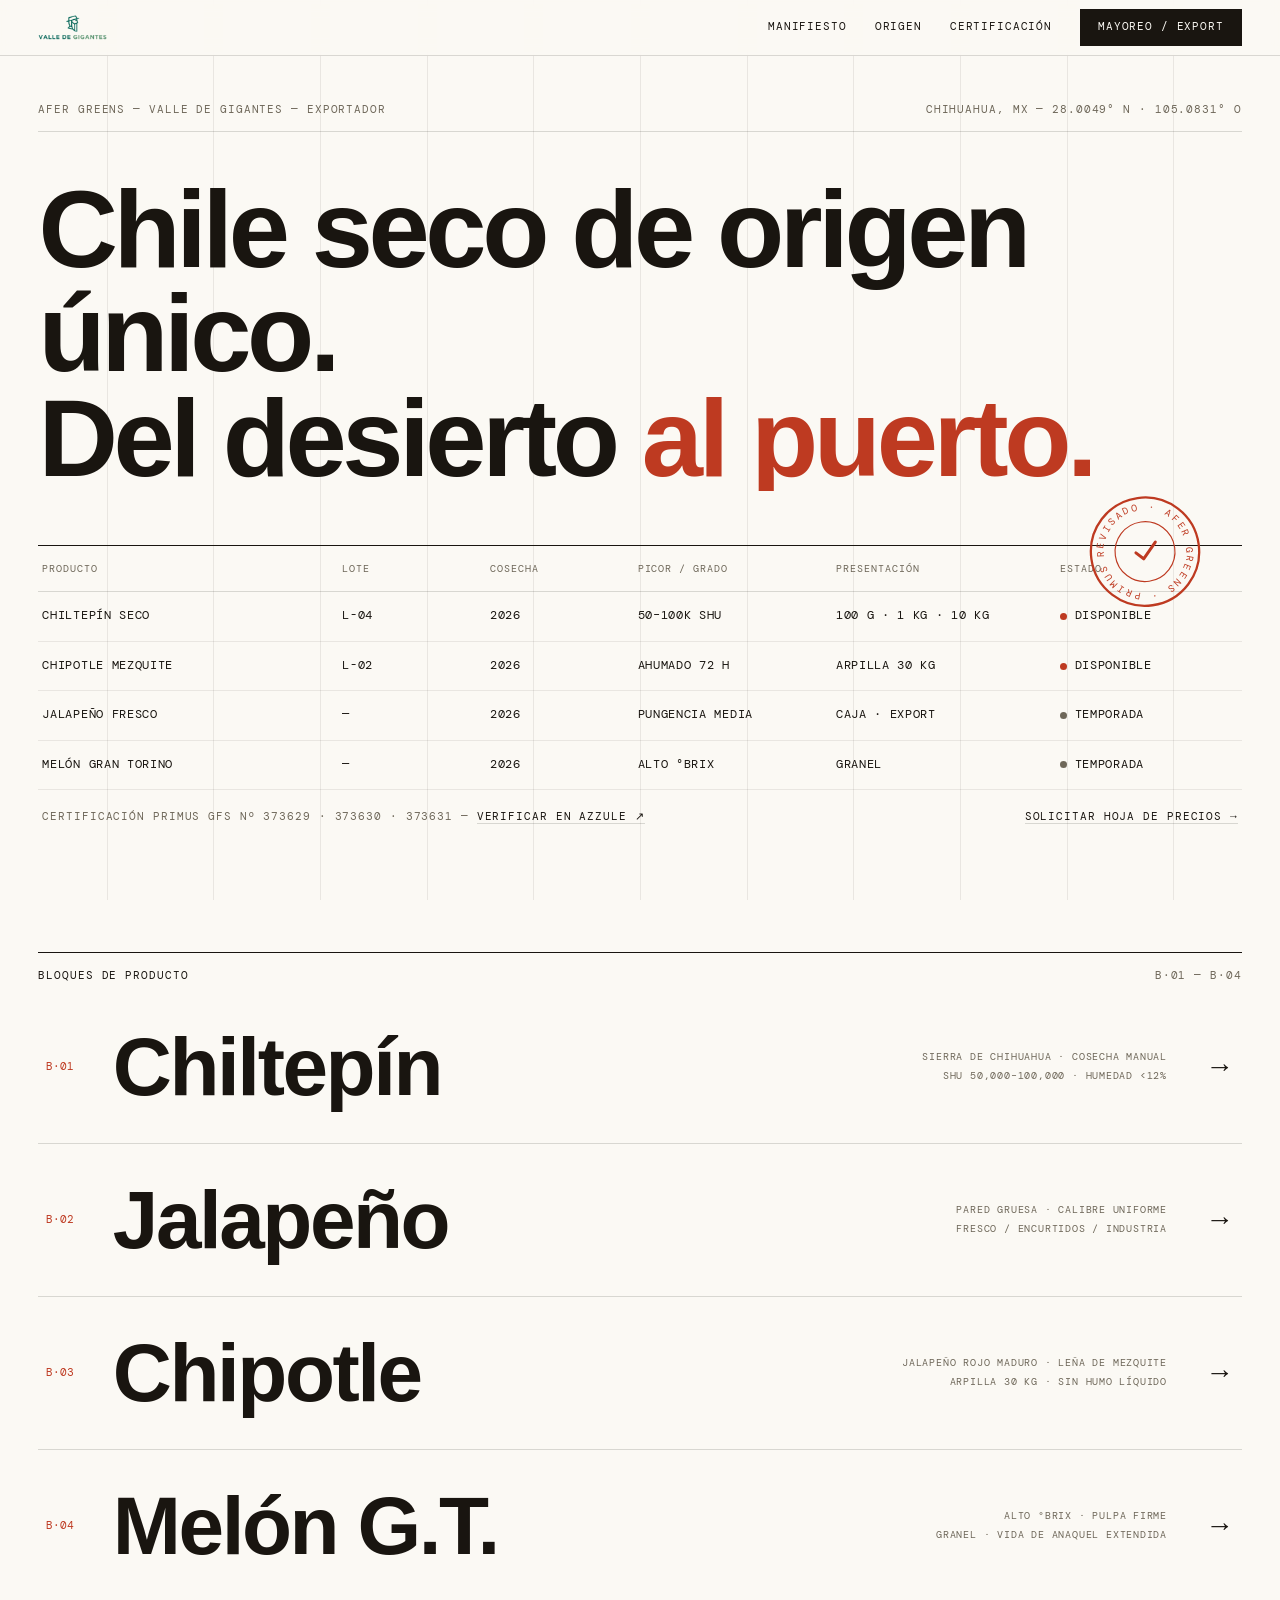
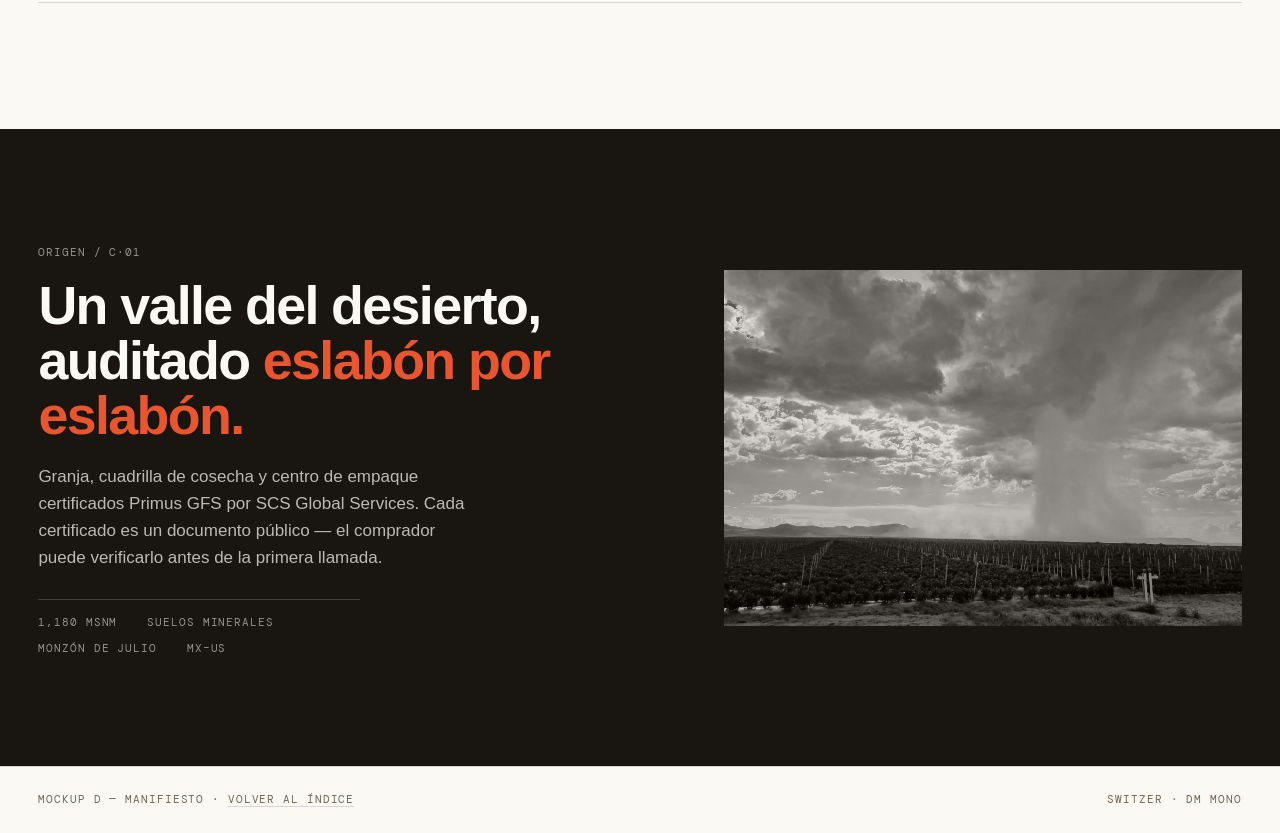
<file: mockups/d/index.html>
<!DOCTYPE html>
<html lang="es-MX">
<head>
<meta charset="UTF-8">
<meta name="viewport" content="width=device-width, initial-scale=1.0">
<meta name="robots" content="noindex">
<title>D · Manifiesto — AFER Greens</title>
<link rel="preconnect" href="https://api.fontshare.com">
<link href="https://api.fontshare.com/v2/css?f[]=switzer@400,500,600&display=swap" rel="stylesheet">
<link href="https://fonts.googleapis.com/css2?family=DM+Mono:wght@400;500&display=swap" rel="stylesheet">
<style>
/* ============ MANIFIESTO — the world's best-typeset export document ============ */
:root {
    --papel:#FBF9F4; --tinta:#191510; --gris:#6E6759;
    --rojo:#BE3A21;
    --hair:color-mix(in srgb, var(--tinta) 15%, transparent);
    --hair-2:color-mix(in srgb, var(--tinta) 8%, transparent);
    --sans:'Switzer', -apple-system, sans-serif;
    --mono:'DM Mono', ui-monospace, monospace;
    --e-out:cubic-bezier(.16,1,.3,1);
}
* { box-sizing:border-box; margin:0; padding:0; }
html { scrollbar-width:thin; scrollbar-color:var(--tinta) var(--papel); }
::-webkit-scrollbar { width:6px; } ::-webkit-scrollbar-thumb { background:var(--tinta); }
::selection { background:var(--rojo); color:var(--papel); }
body {
    font-family:var(--sans); font-weight:400; line-height:1.6; font-size:1.0625rem;
    background:var(--papel); color:var(--tinta);
    -webkit-font-smoothing:antialiased; overflow-x:hidden;
}
a { color:inherit; text-decoration:none; }
img { display:block; max-width:100%; height:auto; }
:focus-visible { outline:2px solid var(--rojo); outline-offset:3px; }
.mono { font-family:var(--mono); font-size:.7rem; font-weight:400; letter-spacing:.08em; text-transform:uppercase; color:var(--gris); font-variant-numeric:lining-nums tabular-nums; }

/* exposed working grid */
.gridlines { position:fixed; inset:0; z-index:0; pointer-events:none; display:grid; grid-template-columns:repeat(12,1fr); }
.gridlines i { border-left:1px solid var(--hair-2); }
.gridlines i:first-child { border-left:none; }
html.js .gridlines i { transform:scaleY(0); transform-origin:top; }
html.js.is-loaded .gridlines i { transition:transform .7s var(--e-out); transform:scaleY(1); }
html.js.is-loaded .gridlines i:nth-child(2){transition-delay:.04s} html.js.is-loaded .gridlines i:nth-child(3){transition-delay:.08s}
html.js.is-loaded .gridlines i:nth-child(4){transition-delay:.12s} html.js.is-loaded .gridlines i:nth-child(5){transition-delay:.16s}
html.js.is-loaded .gridlines i:nth-child(6){transition-delay:.2s} html.js.is-loaded .gridlines i:nth-child(7){transition-delay:.24s}
html.js.is-loaded .gridlines i:nth-child(8){transition-delay:.28s} html.js.is-loaded .gridlines i:nth-child(9){transition-delay:.32s}
html.js.is-loaded .gridlines i:nth-child(10){transition-delay:.36s} html.js.is-loaded .gridlines i:nth-child(11){transition-delay:.4s}
html.js.is-loaded .gridlines i:nth-child(12){transition-delay:.44s}
@media (max-width:900px){ .gridlines { grid-template-columns:repeat(4,1fr); } .gridlines i:nth-child(n+5){ display:none; } }

/* ============ HEADER ============ */
header {
    position:fixed; inset:0 0 auto 0; z-index:100; height:56px;
    display:flex; align-items:center; justify-content:space-between;
    padding:0 clamp(16px,3vw,40px);
    background:color-mix(in srgb, var(--papel) 92%, transparent);
    backdrop-filter:blur(8px);
    border-bottom:1px solid var(--hair);
}
header .brand img { height:30px; }
header nav { display:flex; gap:clamp(14px,2.2vw,30px); align-items:center; }
header nav a { font-family:var(--mono); font-size:.66rem; letter-spacing:.08em; text-transform:uppercase; color:var(--tinta); }
header nav a.cta { background:var(--tinta); color:var(--papel); padding:10px 18px; transition:background .2s; }
header nav a.cta:hover { background:var(--rojo); }
/* scroll progress line */
.progress { position:absolute; left:0; bottom:-1px; height:1px; width:100%; background:var(--tinta); transform:scaleX(0); transform-origin:left; z-index:101; }
@supports (animation-timeline: scroll()) {
    .progress { animation:prog linear both; animation-timeline:scroll(); }
    @keyframes prog { to { transform:scaleX(1); } }
}
@media (max-width:760px){ header nav a:not(.cta){ display:none; } }

/* ============ HERO — the manifest ============ */
.manifest { position:relative; z-index:1; padding:calc(56px + clamp(28px,5vh,56px)) clamp(16px,3vw,40px) 0; max-width:1560px; margin:0 auto; }
.manifest .strip { display:flex; justify-content:space-between; gap:14px; border-bottom:1px solid var(--hair); padding-bottom:12px; }
.manifest h1 {
    font-weight:600; letter-spacing:-0.04em; line-height:.95;
    font-size:clamp(2.75rem,8.6vw,9.4rem);
    margin:clamp(28px,5vh,56px) 0 clamp(32px,6vh,64px);
    max-width:20ch;
}
.manifest h1 .r { color:var(--rojo); }
.l { display:block; overflow:hidden; }
.li { display:block; transform:translateY(112%); }
html.js.is-loaded .li { transition:transform .9s var(--e-out) .3s; transform:translateY(0); }
html.js.is-loaded .l:nth-child(2) .li { transition-delay:.4s; }

/* availability table */
.avail { position:relative; border-top:1px solid var(--tinta); }
.avail .thead, .avail .trow {
    display:grid; grid-template-columns:minmax(0,2.2fr) minmax(0,1fr) minmax(0,1fr) minmax(0,1.4fr) minmax(0,1.6fr) minmax(0,1.4fr);
    gap:clamp(10px,1.6vw,28px); align-items:center;
    padding:15px 4px;
    font-family:var(--mono); font-size:.72rem; letter-spacing:.06em; text-transform:uppercase;
    font-variant-numeric:lining-nums tabular-nums;
}
.avail .thead { color:var(--gris); font-size:.62rem; letter-spacing:.1em; border-bottom:1px solid var(--hair); }
.avail .trow { border-bottom:1px solid var(--hair-2); color:var(--tinta); position:relative; transition:background .25s; }
.avail .trow:hover { background:color-mix(in srgb, var(--tinta) 4%, transparent); }
.avail .trow .est { display:flex; align-items:center; gap:8px; }
.avail .trow .est::before { content:''; width:7px; height:7px; border-radius:50%; background:var(--rojo); animation:blink 2.4s ease-in-out infinite; }
.avail .trow .est.temp::before { background:var(--gris); animation:none; }
@keyframes blink { 50% { opacity:.25; } }
html.js .trow, html.js .thead { opacity:0; transform:translateY(14px); }
html.js.is-loaded .thead { transition:opacity .5s var(--e-out) .8s, transform .5s var(--e-out) .8s; opacity:1; transform:none; }
html.js.is-loaded .trow { transition:opacity .5s var(--e-out), transform .5s var(--e-out); opacity:1; transform:none; }
html.js.is-loaded .trow:nth-child(2){ transition-delay:.9s; } html.js.is-loaded .trow:nth-child(3){ transition-delay:.96s; }
html.js.is-loaded .trow:nth-child(4){ transition-delay:1.02s; } html.js.is-loaded .trow:nth-child(5){ transition-delay:1.08s; }
/* hover photo verification */
.trow .verify {
    position:absolute; right:8px; top:50%; z-index:5;
    width:120px; aspect-ratio:4/5; transform:translateY(-50%) scale(.96);
    opacity:0; pointer-events:none;
    transition:opacity .3s var(--e-out), transform .35s var(--e-out);
    box-shadow:0 14px 40px rgba(25,21,16,.25);
}
.trow .verify img { width:100%; height:100%; object-fit:cover; filter:grayscale(1) sepia(.28) saturate(1.3) contrast(1.05); }
.trow:hover .verify { opacity:1; transform:translateY(-50%) scale(1); }
@media (max-width:900px){
    .avail .thead { display:none; }
    .avail .trow { grid-template-columns:minmax(0,1.6fr) minmax(0,1fr) minmax(0,1fr); font-size:.64rem; }
    .avail .trow > span:nth-child(2), .avail .trow > span:nth-child(3), .avail .trow > span:nth-child(5) { display:none; }
    .trow .verify { display:none; }
}

/* customs stamp */
.stamp-seal {
    position:absolute; right:clamp(6px,3vw,48px); top:-52px; z-index:6;
    width:clamp(84px,9vw,120px); color:var(--rojo);
    transform:rotate(-8deg);
}
html.js .stamp-seal { clip-path:circle(0% at 50% 50%); }
html.js.is-loaded .stamp-seal { transition:clip-path .5s var(--e-out) 1.35s; clip-path:circle(52% at 50% 50%); }
html.js .stamp-seal svg { transform:scale(1.06); }
html.js.is-loaded .stamp-seal svg { transition:transform .45s var(--e-out) 1.55s; transform:scale(1); }

.manifest .note { padding:18px 4px 0; display:flex; justify-content:space-between; gap:14px; flex-wrap:wrap; }
.manifest .note a { color:var(--tinta); border-bottom:1px solid var(--hair); transition:color .2s, border-color .2s; }
.manifest .note a:hover { color:var(--rojo); border-color:var(--rojo); }

/* ============ PRODUCT BLOCKS (flood-hover rows) ============ */
.blocks { position:relative; z-index:1; max-width:1560px; margin:0 auto; padding:clamp(90px,14vh,170px) clamp(16px,3vw,40px) 0; }
.blocks .bh { display:flex; justify-content:space-between; align-items:baseline; border-top:1px solid var(--tinta); padding-top:14px; margin-bottom:6px; }
.arow {
    position:relative; min-height:clamp(120px,17vh,180px);
    display:grid; grid-template-columns:auto minmax(0,1fr) auto auto;
    align-items:center; gap:clamp(14px,3vw,44px);
    padding:0 8px;
    border-bottom:1px solid var(--hair);
    overflow:hidden; isolation:isolate;
}
.arow .bg { position:absolute; inset:0; z-index:-1; opacity:0; transition:opacity .45s var(--e-out); }
.arow .bg img { width:100%; height:100%; object-fit:cover; object-position:center 55%; filter:grayscale(1) sepia(.28) saturate(1.3) contrast(1.05); }
.arow .bg::after { content:''; position:absolute; inset:0; background:rgba(25,21,16,.44); }
.arow:hover .bg, .arow:focus-visible .bg { opacity:1; }
.arow .no { font-family:var(--mono); font-size:.68rem; color:var(--rojo); transition:color .3s; }
.arow .nm { font-weight:600; letter-spacing:-0.03em; font-size:clamp(2.1rem,6.4vw,5.6rem); line-height:.95; transition:color .3s; }
.arow .dt { font-family:var(--mono); font-size:.62rem; letter-spacing:.08em; text-transform:uppercase; color:var(--gris); line-height:1.9; text-align:right; transition:color .3s; font-variant-numeric:tabular-nums; }
.arow .arr { font-size:clamp(1.3rem,2.2vw,1.8rem); font-weight:600; transition:transform .4s var(--e-out), color .3s; }
.arow:hover .nm, .arow:hover .dt, .arow:hover .no, .arow:hover .arr { color:var(--papel); }
.arow:hover .arr { transform:translateX(8px); }
@media (max-width:760px){ .arow { grid-template-columns:auto 1fr auto; } .arow .dt { display:none; } }

/* ============ ORIGIN BAND (the one inversion) ============ */
.origin { position:relative; z-index:1; background:var(--tinta); color:var(--papel); margin-top:clamp(90px,14vh,170px); }
.origin-inner { max-width:1560px; margin:0 auto; padding:clamp(80px,12vh,140px) clamp(16px,3vw,40px); display:grid; grid-template-columns:minmax(0,6fr) minmax(0,5fr); gap:clamp(28px,5vw,88px); align-items:center; }
.origin .ph { overflow:hidden; }
.origin .ph img { width:100%; aspect-ratio:16/11; object-fit:cover; mix-blend-mode:luminosity; filter:contrast(1.06) brightness(.92); }
.origin h2 { font-weight:600; letter-spacing:-0.03em; font-size:clamp(1.9rem,4.2vw,3.6rem); line-height:1.02; margin:14px 0 20px; }
.origin h2 .r { color:#E9552F; }
.origin p { color:color-mix(in srgb, var(--papel) 72%, transparent); max-width:46ch; }
.origin .mono { color:color-mix(in srgb, var(--papel) 55%, transparent); }
.origin .specrow { display:flex; flex-wrap:wrap; gap:8px 30px; border-top:1px solid rgba(251,249,244,.18); margin-top:28px; padding-top:14px; }
html.js .io { opacity:0; transform:translateY(14px); transition:opacity .6s var(--e-out), transform .6s var(--e-out); }
html.js .io.in { opacity:1; transform:none; }
@media (max-width:860px){ .origin-inner { grid-template-columns:1fr; } }

/* stub */
.stub { position:relative; z-index:1; border-top:1px solid var(--hair); padding:24px clamp(16px,3vw,40px); display:flex; justify-content:space-between; gap:12px; flex-wrap:wrap; }
.stub a { border-bottom:1px solid var(--hair); }

@media (prefers-reduced-motion:reduce) {
    html.js .li, html.js .trow, html.js .thead, html.js .io, html.js .gridlines i, html.js .stamp-seal, html.js .stamp-seal svg { transform:none !important; opacity:1 !important; clip-path:none !important; transition:none !important; }
    .avail .trow .est::before { animation:none; }
}
</style>
</head>
<body>

<div class="gridlines" aria-hidden="true"><i></i><i></i><i></i><i></i><i></i><i></i><i></i><i></i><i></i><i></i><i></i><i></i></div>

<header>
    <a class="brand" href="/mockups/"><img src="/logo.webp" alt="Valle de Gigantes"></a>
    <nav>
        <a href="#">Manifiesto</a>
        <a href="#">Origen</a>
        <a href="#">Certificación</a>
        <a href="#" class="cta">Mayoreo / Export</a>
    </nav>
    <span class="progress" aria-hidden="true"></span>
</header>

<main>
    <section class="manifest" aria-label="Manifiesto de carga">
        <p class="strip mono">
            <span>AFER Greens — Valle de Gigantes — Exportador</span>
            <span>Chihuahua, MX — 28.0049° N · 105.0831° O</span>
        </p>
        <h1>
            <span class="l"><span class="li">Chile seco de origen único.</span></span>
            <span class="l"><span class="li">Del desierto <span class="r">al puerto.</span></span></span>
        </h1>
        <div class="avail">
            <div class="stamp-seal" aria-hidden="true">
                <svg viewBox="0 0 100 100" fill="none" stroke="currentColor">
                    <defs><path id="sc" d="M50,50 m-36,0 a36,36 0 1,1 72,0 a36,36 0 1,1 -72,0"/></defs>
                    <circle cx="50" cy="50" r="47" stroke-width="2"/>
                    <circle cx="50" cy="50" r="26" stroke-width="1"/>
                    <text font-family="DM Mono, monospace" font-size="8.4" letter-spacing="1.9" fill="currentColor" stroke="none">
                        <textPath href="#sc">REVISADO · AFER GREENS · PRIMUS GFS ·</textPath>
                    </text>
                    <path d="M42 50 l6 6 l12 -13" stroke-width="2.6" stroke-linecap="round" stroke-linejoin="round"/>
                </svg>
            </div>
            <div class="thead" aria-hidden="true">
                <span>Producto</span><span>Lote</span><span>Cosecha</span><span>Picor / grado</span><span>Presentación</span><span>Estado</span>
            </div>
            <a class="trow" href="#">
                <span>Chiltepín seco</span><span>L-04</span><span>2026</span><span>50–100K SHU</span><span>100 g · 1 kg · 10 kg</span><span class="est">Disponible</span>
                <span class="verify" aria-hidden="true"><img src="/mockups/img/chiltepin-grade.webp" alt=""></span>
            </a>
            <a class="trow" href="#">
                <span>Chipotle mezquite</span><span>L-02</span><span>2026</span><span>Ahumado 72 h</span><span>Arpilla 30 kg</span><span class="est">Disponible</span>
                <span class="verify" aria-hidden="true"><img src="/mockups/img/chipotle-grade.webp" alt=""></span>
            </a>
            <a class="trow" href="#">
                <span>Jalapeño fresco</span><span>—</span><span>2026</span><span>Pungencia media</span><span>Caja · export</span><span class="est temp">Temporada</span>
                <span class="verify" aria-hidden="true"><img src="/mockups/img/jalapeno-grade.webp" alt=""></span>
            </a>
            <a class="trow" href="#">
                <span>Melón Gran Torino</span><span>—</span><span>2026</span><span>Alto °Brix</span><span>Granel</span><span class="est temp">Temporada</span>
                <span class="verify" aria-hidden="true"><img src="/mockups/img/melon-grade.webp" alt=""></span>
            </a>
        </div>
        <p class="note mono">
            <span>Certificación Primus GFS Nº 373629 · 373630 · 373631 — <a href="#">verificar en Azzule ↗</a></span>
            <span><a href="#">Solicitar hoja de precios →</a></span>
        </p>
    </section>

    <section class="blocks" data-float aria-label="Productos">
        <div class="bh">
            <span class="mono" style="color:var(--tinta)">Bloques de producto</span>
            <span class="mono">B·01 — B·04</span>
        </div>
        <a class="arow" href="#">
            <span class="bg" aria-hidden="true"><img src="/mockups/img/chiltepin-grade.webp" alt=""></span>
            <span class="no">B·01</span>
            <span class="nm">Chiltepín</span>
            <span class="dt">Sierra de Chihuahua · cosecha manual<br>SHU 50,000–100,000 · humedad &lt;12%</span>
            <span class="arr" aria-hidden="true">→</span>
        </a>
        <a class="arow" href="#">
            <span class="bg" aria-hidden="true"><img src="/mockups/img/jalapeno-grade.webp" alt=""></span>
            <span class="no">B·02</span>
            <span class="nm">Jalapeño</span>
            <span class="dt">Pared gruesa · calibre uniforme<br>Fresco / encurtidos / industria</span>
            <span class="arr" aria-hidden="true">→</span>
        </a>
        <a class="arow" href="#">
            <span class="bg" aria-hidden="true"><img src="/mockups/img/chipotle-grade.webp" alt=""></span>
            <span class="no">B·03</span>
            <span class="nm">Chipotle</span>
            <span class="dt">Jalapeño rojo maduro · leña de mezquite<br>Arpilla 30 kg · sin humo líquido</span>
            <span class="arr" aria-hidden="true">→</span>
        </a>
        <a class="arow" href="#">
            <span class="bg" aria-hidden="true"><img src="/mockups/img/melon-grade.webp" alt=""></span>
            <span class="no">B·04</span>
            <span class="nm">Melón G.T.</span>
            <span class="dt">Alto °Brix · pulpa firme<br>Granel · vida de anaquel extendida</span>
            <span class="arr" aria-hidden="true">→</span>
        </a>
    </section>

    <section class="origin">
        <div class="origin-inner">
            <div class="io">
                <span class="mono">Origen / C·01</span>
                <h2>Un valle del desierto,<br>auditado <span class="r">eslabón por eslabón.</span></h2>
                <p>Granja, cuadrilla de cosecha y centro de empaque certificados Primus GFS por SCS Global Services. Cada certificado es un documento público — el comprador puede verificarlo antes de la primera llamada.</p>
                <p class="specrow mono">
                    <span>1,180 msnm</span>
                    <span>Suelos minerales</span>
                    <span>Monzón de julio</span>
                    <span>MX–US</span>
                </p>
            </div>
            <figure class="ph io">
                <img src="/mockups/img/rancho-grade.webp" alt="Tormenta del monzón sobre el Valle de Gigantes">
            </figure>
        </div>
    </section>
</main>

<footer class="stub">
    <span class="mono">Mockup D — Manifiesto · <a href="/mockups/">volver al índice</a></span>
    <span class="mono">Switzer · DM Mono</span>
</footer>

<script src="/mockups/motion.js" defer></script>
</body>
</html>
</file>
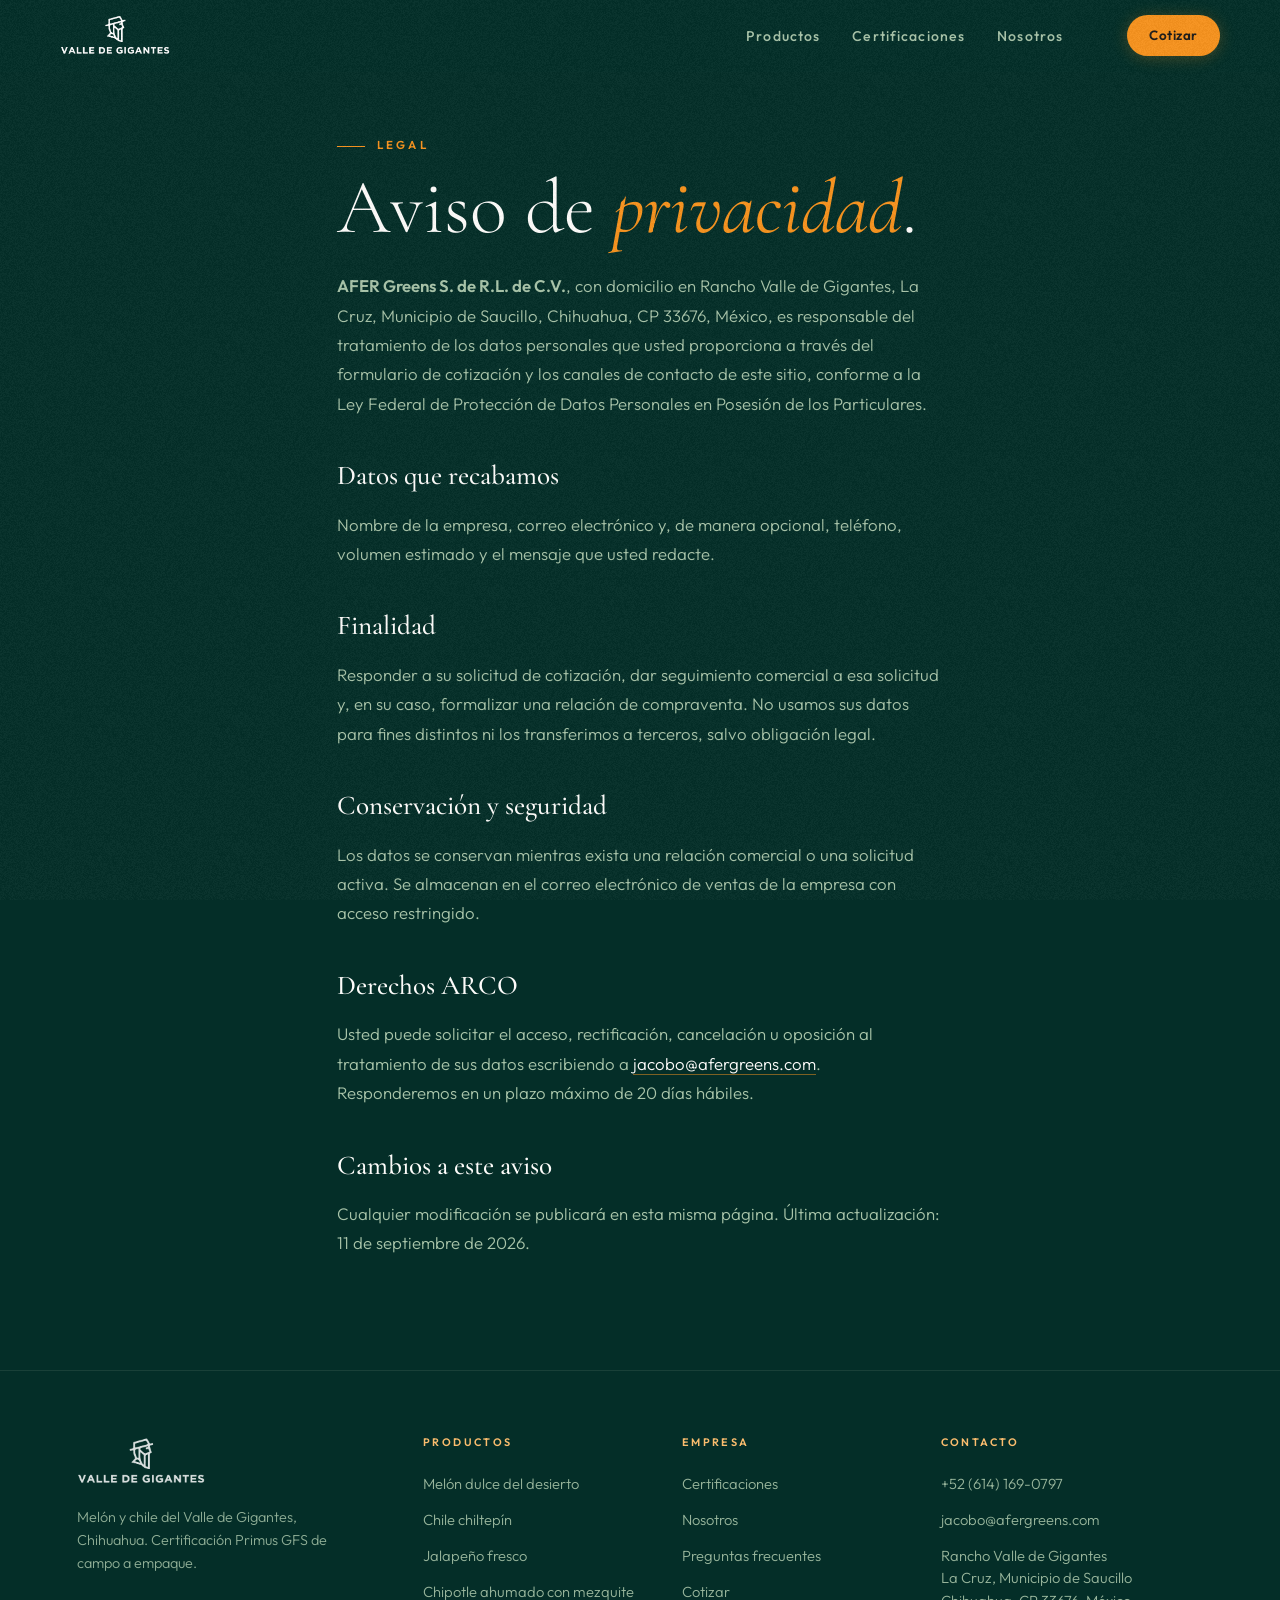
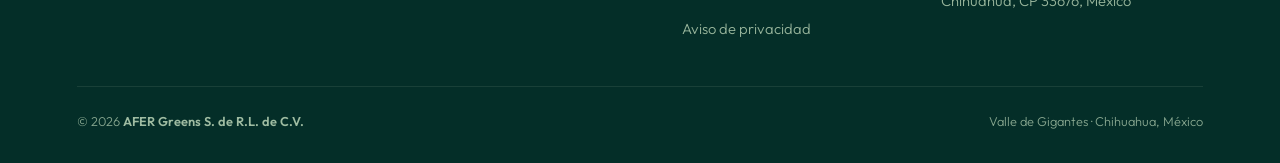
<file: aviso-de-privacidad.html>
<!DOCTYPE html>
<html lang="es-MX">
<head>
    <meta charset="UTF-8">
    <meta name="viewport" content="width=device-width, initial-scale=1.0">
    <meta name="robots" content="index, follow">
    <title>Aviso de privacidad | AFER Greens</title>
    <link rel="canonical" href="https://www.afergreens.com/aviso-de-privacidad.html">
    <link rel="icon" href="/favicon.ico" sizes="16x16 32x32 48x48">
    <link rel="icon" type="image/png" sizes="64x64" href="/favicon-64.png">
    <link rel="apple-touch-icon" href="/apple-touch-icon.png">
    <meta name="theme-color" content="#042E28">
    <link rel="stylesheet" href="/assets/site.css">
</head>
<body>
    <a class="skip-link" href="#contenido">Saltar al contenido</a>
    <svg width="0" height="0" style="position:absolute" aria-hidden="true" focusable="false">
        <symbol id="i-menu" viewBox="0 0 24 24"><path d="M4 12h16M4 6h16M4 18h16"/></symbol>
        <symbol id="i-x" viewBox="0 0 24 24"><path d="M18 6 6 18M6 6l12 12"/></symbol>
        <symbol id="i-arrow" viewBox="0 0 24 24"><path d="M5 12h14M12 5l7 7-7 7"/></symbol>
        <symbol id="i-ext" viewBox="0 0 24 24"><path d="M15 3h6v6M10 14 21 3M18 13v6a2 2 0 0 1-2 2H5a2 2 0 0 1-2-2V8a2 2 0 0 1 2-2h6"/></symbol>
        <symbol id="i-check" viewBox="0 0 24 24"><path d="M20 6 9 17l-5-5"/></symbol>
        <symbol id="i-wa" viewBox="0 0 24 24"><path fill="currentColor" stroke="none" d="M17.472 14.382c-.297-.149-1.758-.867-2.03-.967-.273-.099-.471-.148-.67.15-.197.297-.767.966-.94 1.164-.173.199-.347.223-.644.075-.297-.15-1.255-.463-2.39-1.475-.883-.788-1.48-1.761-1.653-2.059-.173-.297-.018-.458.13-.606.134-.133.298-.347.446-.52.149-.174.198-.298.298-.497.099-.198.05-.371-.025-.52-.075-.149-.669-1.612-.916-2.207-.242-.579-.487-.5-.669-.51-.173-.008-.371-.01-.57-.01-.198 0-.52.074-.792.372-.272.297-1.04 1.016-1.04 2.479 0 1.462 1.065 2.875 1.213 3.074.149.198 2.096 3.2 5.077 4.487.709.306 1.262.489 1.694.625.712.227 1.36.195 1.871.118.571-.085 1.758-.719 2.006-1.413.248-.694.248-1.289.173-1.413-.074-.124-.272-.198-.57-.347m-5.421 7.403h-.004a9.87 9.87 0 0 1-5.031-1.378l-.361-.214-3.741.982.998-3.648-.235-.374a9.86 9.86 0 0 1-1.51-5.26c.001-5.45 4.436-9.884 9.888-9.884 2.64 0 5.122 1.03 6.988 2.898a9.825 9.825 0 0 1 2.893 6.994c-.003 5.45-4.437 9.885-9.885 9.885m8.413-18.297A11.815 11.815 0 0 0 12.05 0C5.495 0 .16 5.335.157 11.892c0 2.096.547 4.142 1.588 5.945L.057 24l6.305-1.654a11.882 11.882 0 0 0 5.683 1.448h.005c6.554 0 11.89-5.335 11.893-11.893a11.821 11.821 0 0 0-3.48-8.413Z"/></symbol>
    </svg>
    <div id="cursor" aria-hidden="true"></div>
    <div id="cursor-ring" aria-hidden="true"></div>

    <header id="site-header">
        <div class="nav-container">
            <div class="logo">
                <a href="/" aria-label="AFER Greens — inicio"><picture>
                    <source srcset="/logo.webp" type="image/webp">
                    <img src="/logo.png?v=3" alt="AFER Greens — Valle de Gigantes" width="1107" height="487" fetchpriority="high" decoding="async">
                </picture></a>
            </div>
            <button class="nav-toggle" type="button" aria-expanded="false" aria-controls="nav-main" aria-label="Abrir menú">
                <svg class="ic ic-menu" aria-hidden="true"><use href="#i-menu"/></svg>
                <svg class="ic ic-x" aria-hidden="true"><use href="#i-x"/></svg>
            </button>
            <nav class="nav-main" id="nav-main" aria-label="Principal">
                <ul>
                    <li><a href="/#productos">Productos</a></li>
                    <li><a href="/#certificaciones">Certificaciones</a></li>
                    <li><a href="/#nosotros">Nosotros</a></li>
                    <li><a href="/#contacto" class="nav-cta in-menu">Cotizar</a></li>
                </ul>
                <a href="/#contacto" class="nav-cta in-bar">Cotizar</a>
            </nav>
        </div>
    </header>

    <main id="contenido" class="page-simple">
        <span class="section-label">Legal</span>
        <h1>Aviso de <em>privacidad</em>.</h1>
        <p><strong>AFER Greens S. de R.L. de C.V.</strong>, con domicilio en Rancho Valle de Gigantes, La Cruz, Municipio de Saucillo, Chihuahua, CP 33676, México, es responsable del tratamiento de los datos personales que usted proporciona a través del formulario de cotización y los canales de contacto de este sitio, conforme a la Ley Federal de Protección de Datos Personales en Posesión de los Particulares.</p>
        <h2>Datos que recabamos</h2>
        <p>Nombre de la empresa, correo electrónico y, de manera opcional, teléfono, volumen estimado y el mensaje que usted redacte.</p>
        <h2>Finalidad</h2>
        <p>Responder a su solicitud de cotización, dar seguimiento comercial a esa solicitud y, en su caso, formalizar una relación de compraventa. No usamos sus datos para fines distintos ni los transferimos a terceros, salvo obligación legal.</p>
        <h2>Conservación y seguridad</h2>
        <p>Los datos se conservan mientras exista una relación comercial o una solicitud activa. Se almacenan en el correo electrónico de ventas de la empresa con acceso restringido.</p>
        <h2>Derechos ARCO</h2>
        <p>Usted puede solicitar el acceso, rectificación, cancelación u oposición al tratamiento de sus datos escribiendo a <a href="mailto:jacobo@afergreens.com">jacobo@afergreens.com</a>. Responderemos en un plazo máximo de 20 días hábiles.</p>
        <h2>Cambios a este aviso</h2>
        <p>Cualquier modificación se publicará en esta misma página. Última actualización: 11 de septiembre de 2026.</p>
    </main>

    <footer>
        <div class="footer-inner">
            <div class="footer-grid">
                <div class="footer-brand">
                    <div class="footer-logo"><a href="/" aria-label="AFER Greens — inicio"><picture>
                        <source srcset="/logo.webp" type="image/webp">
                        <img src="/logo.png?v=3" alt="AFER Greens — Valle de Gigantes" width="1107" height="487" loading="lazy" decoding="async">
                    </picture></a></div>
                    <p>Melón y chile del Valle de Gigantes, Chihuahua. Certificación Primus GFS de campo a empaque.</p>
                </div>
                <div class="footer-col">
                    <h2>Productos</h2>
                    <ul>
                        <li><a href="/melon/">Melón dulce del desierto</a></li>
                        <li><a href="/chiltepin/">Chile chiltepín</a></li>
                        <li><a href="/jalapeno/">Jalapeño fresco</a></li>
                        <li><a href="/chipotle/">Chipotle ahumado con mezquite</a></li>
                    </ul>
                </div>
                <div class="footer-col">
                    <h2>Empresa</h2>
                    <ul>
                        <li><a href="/#certificaciones">Certificaciones</a></li>
                        <li><a href="/#nosotros">Nosotros</a></li>
                        <li><a href="/#faq">Preguntas frecuentes</a></li>
                        <li><a href="/#contacto">Cotizar</a></li>
                        <li><a href="/aviso-de-privacidad.html">Aviso de privacidad</a></li>
                    </ul>
                </div>
                <div class="footer-col">
                    <h2>Contacto</h2>
                    <ul>
                        <li><a href="tel:+526141690797">+52 (614) 169-0797</a></li>
                        <li><a href="mailto:jacobo@afergreens.com">jacobo@afergreens.com</a></li>
                        <li><address>Rancho Valle de Gigantes<br>La Cruz, Municipio de Saucillo<br>Chihuahua, CP 33676, México</address></li>
                    </ul>
                </div>
            </div>
            <div class="footer-bottom">
                <span>&copy; 2026 <strong>AFER Greens S. de R.L. de C.V.</strong></span>
                <span>Valle de Gigantes · Chihuahua, México</span>
            </div>
        </div>
    </footer>

    <script src="/assets/site.js" defer></script>
</body>
</html>
</file>
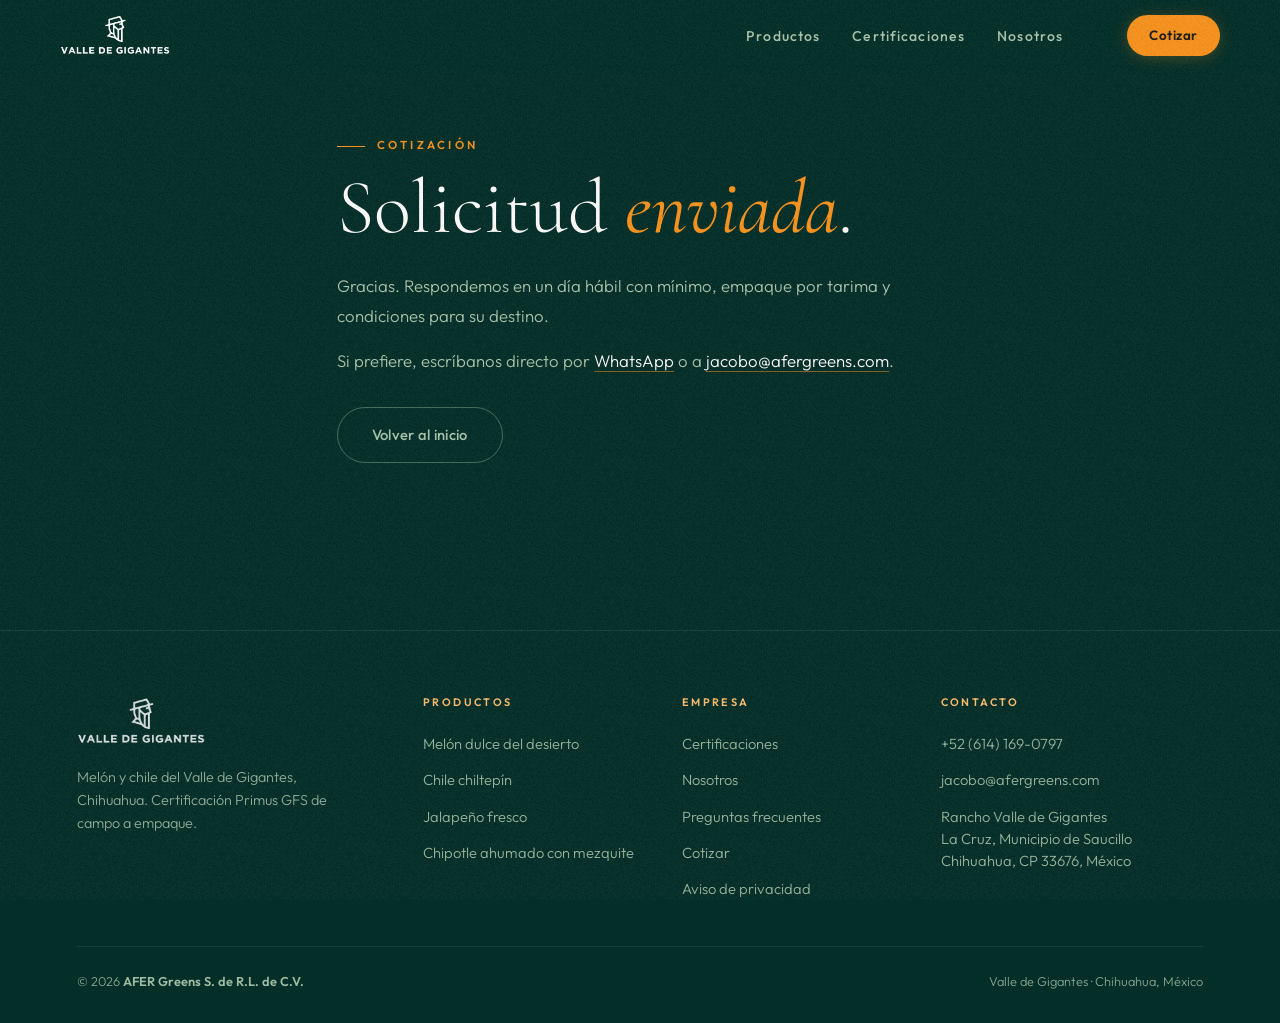
<file: gracias.html>
<!DOCTYPE html>
<html lang="es-MX">
<head>
    <meta charset="UTF-8">
    <meta name="viewport" content="width=device-width, initial-scale=1.0">
    <meta name="robots" content="noindex">
    <title>Solicitud enviada | AFER Greens</title>
    <link rel="canonical" href="https://www.afergreens.com/gracias.html">
    <link rel="icon" href="/favicon.ico" sizes="16x16 32x32 48x48">
    <link rel="icon" type="image/png" sizes="64x64" href="/favicon-64.png">
    <link rel="apple-touch-icon" href="/apple-touch-icon.png">
    <meta name="theme-color" content="#042E28">
    <link rel="stylesheet" href="/assets/site.css">
</head>
<body>
    <a class="skip-link" href="#contenido">Saltar al contenido</a>
    <svg width="0" height="0" style="position:absolute" aria-hidden="true" focusable="false">
        <symbol id="i-menu" viewBox="0 0 24 24"><path d="M4 12h16M4 6h16M4 18h16"/></symbol>
        <symbol id="i-x" viewBox="0 0 24 24"><path d="M18 6 6 18M6 6l12 12"/></symbol>
        <symbol id="i-arrow" viewBox="0 0 24 24"><path d="M5 12h14M12 5l7 7-7 7"/></symbol>
        <symbol id="i-ext" viewBox="0 0 24 24"><path d="M15 3h6v6M10 14 21 3M18 13v6a2 2 0 0 1-2 2H5a2 2 0 0 1-2-2V8a2 2 0 0 1 2-2h6"/></symbol>
        <symbol id="i-check" viewBox="0 0 24 24"><path d="M20 6 9 17l-5-5"/></symbol>
        <symbol id="i-wa" viewBox="0 0 24 24"><path fill="currentColor" stroke="none" d="M17.472 14.382c-.297-.149-1.758-.867-2.03-.967-.273-.099-.471-.148-.67.15-.197.297-.767.966-.94 1.164-.173.199-.347.223-.644.075-.297-.15-1.255-.463-2.39-1.475-.883-.788-1.48-1.761-1.653-2.059-.173-.297-.018-.458.13-.606.134-.133.298-.347.446-.52.149-.174.198-.298.298-.497.099-.198.05-.371-.025-.52-.075-.149-.669-1.612-.916-2.207-.242-.579-.487-.5-.669-.51-.173-.008-.371-.01-.57-.01-.198 0-.52.074-.792.372-.272.297-1.04 1.016-1.04 2.479 0 1.462 1.065 2.875 1.213 3.074.149.198 2.096 3.2 5.077 4.487.709.306 1.262.489 1.694.625.712.227 1.36.195 1.871.118.571-.085 1.758-.719 2.006-1.413.248-.694.248-1.289.173-1.413-.074-.124-.272-.198-.57-.347m-5.421 7.403h-.004a9.87 9.87 0 0 1-5.031-1.378l-.361-.214-3.741.982.998-3.648-.235-.374a9.86 9.86 0 0 1-1.51-5.26c.001-5.45 4.436-9.884 9.888-9.884 2.64 0 5.122 1.03 6.988 2.898a9.825 9.825 0 0 1 2.893 6.994c-.003 5.45-4.437 9.885-9.885 9.885m8.413-18.297A11.815 11.815 0 0 0 12.05 0C5.495 0 .16 5.335.157 11.892c0 2.096.547 4.142 1.588 5.945L.057 24l6.305-1.654a11.882 11.882 0 0 0 5.683 1.448h.005c6.554 0 11.89-5.335 11.893-11.893a11.821 11.821 0 0 0-3.48-8.413Z"/></symbol>
    </svg>
    <div id="cursor" aria-hidden="true"></div>
    <div id="cursor-ring" aria-hidden="true"></div>

    <header id="site-header">
        <div class="nav-container">
            <div class="logo">
                <a href="/" aria-label="AFER Greens — inicio"><picture>
                    <source srcset="/logo.webp" type="image/webp">
                    <img src="/logo.png?v=3" alt="AFER Greens — Valle de Gigantes" width="1107" height="487" fetchpriority="high" decoding="async">
                </picture></a>
            </div>
            <button class="nav-toggle" type="button" aria-expanded="false" aria-controls="nav-main" aria-label="Abrir menú">
                <svg class="ic ic-menu" aria-hidden="true"><use href="#i-menu"/></svg>
                <svg class="ic ic-x" aria-hidden="true"><use href="#i-x"/></svg>
            </button>
            <nav class="nav-main" id="nav-main" aria-label="Principal">
                <ul>
                    <li><a href="/#productos">Productos</a></li>
                    <li><a href="/#certificaciones">Certificaciones</a></li>
                    <li><a href="/#nosotros">Nosotros</a></li>
                    <li><a href="/#contacto" class="nav-cta in-menu">Cotizar</a></li>
                </ul>
                <a href="/#contacto" class="nav-cta in-bar">Cotizar</a>
            </nav>
        </div>
    </header>

    <main id="contenido" class="page-simple">
        <span class="section-label">Cotización</span>
        <h1>Solicitud <em>enviada</em>.</h1>
        <p>Gracias. Respondemos en un día hábil con mínimo, empaque por tarima y condiciones para su destino.</p>
        <p>Si prefiere, escríbanos directo por <a href="https://wa.me/526141690797" target="_blank" rel="noopener">WhatsApp</a> o a <a href="mailto:jacobo@afergreens.com">jacobo@afergreens.com</a>.</p>
        <div class="actions">
            <a href="/" class="btn-ghost">Volver al inicio</a>
        </div>
    </main>

    <footer>
        <div class="footer-inner">
            <div class="footer-grid">
                <div class="footer-brand">
                    <div class="footer-logo"><a href="/" aria-label="AFER Greens — inicio"><picture>
                        <source srcset="/logo.webp" type="image/webp">
                        <img src="/logo.png?v=3" alt="AFER Greens — Valle de Gigantes" width="1107" height="487" loading="lazy" decoding="async">
                    </picture></a></div>
                    <p>Melón y chile del Valle de Gigantes, Chihuahua. Certificación Primus GFS de campo a empaque.</p>
                </div>
                <div class="footer-col">
                    <h2>Productos</h2>
                    <ul>
                        <li><a href="/melon/">Melón dulce del desierto</a></li>
                        <li><a href="/chiltepin/">Chile chiltepín</a></li>
                        <li><a href="/jalapeno/">Jalapeño fresco</a></li>
                        <li><a href="/chipotle/">Chipotle ahumado con mezquite</a></li>
                    </ul>
                </div>
                <div class="footer-col">
                    <h2>Empresa</h2>
                    <ul>
                        <li><a href="/#certificaciones">Certificaciones</a></li>
                        <li><a href="/#nosotros">Nosotros</a></li>
                        <li><a href="/#faq">Preguntas frecuentes</a></li>
                        <li><a href="/#contacto">Cotizar</a></li>
                        <li><a href="/aviso-de-privacidad.html">Aviso de privacidad</a></li>
                    </ul>
                </div>
                <div class="footer-col">
                    <h2>Contacto</h2>
                    <ul>
                        <li><a href="tel:+526141690797">+52 (614) 169-0797</a></li>
                        <li><a href="mailto:jacobo@afergreens.com">jacobo@afergreens.com</a></li>
                        <li><address>Rancho Valle de Gigantes<br>La Cruz, Municipio de Saucillo<br>Chihuahua, CP 33676, México</address></li>
                    </ul>
                </div>
            </div>
            <div class="footer-bottom">
                <span>&copy; 2026 <strong>AFER Greens S. de R.L. de C.V.</strong></span>
                <span>Valle de Gigantes · Chihuahua, México</span>
            </div>
        </div>
    </footer>

    <script src="/assets/site.js" defer></script>
</body>
</html>
</file>
<file: assets/site.css>
/* ============================================================
   AFER Greens / Valle de Gigantes — shared stylesheet
   Palette per DESIGN.md. Typography per SPEC.md §03 (Cormorant Garamond + Outfit).
   ============================================================ */
@import url("fonts.css");

:root {
    --amber:       #F7931E;
    --amber-light: #FBBD6E;
    --amber-glow:  #FFF3E0;
    --amber-text:  #9A5A0A;   /* amber for small text on light surfaces (5.0:1 on Snow) */
    --amber-pale:  #FDD9A6;   /* amber for small text on Cantera Teal (5.2:1) */

    --teal-dark:   #042E28;   /* Cantera Deep */
    --teal-deep:   #07433A;   /* Cantera Mid  */
    --teal:        #0D6558;   /* Cantera Teal */
    --teal-light:  #1A8A78;

    --sage:        #688F6A;
    --sage-mist:   #A8C4A9;   /* Agave Pale */
    --sage-pale:   #E8F0E8;   /* Agave Soft */

    --scs-green:      #78A22F;
    --scs-green-text: #567A1A;

    --white:    #FDFCFA;
    --snow:     #F7F5F0;
    --pearl:    #EDEAE3;
    --fog:      #D5D0C6;
    --stone:    #9B9585;
    --slate:    #6B6560;
    --charcoal: #3D3A35;
    --ink:      #1D1B18;

    --ff-display: 'Cormorant Garamond', Georgia, 'Times New Roman', serif;
    --ff-body:    'Outfit', -apple-system, 'Segoe UI', sans-serif;

    --ease-out-expo: cubic-bezier(0.16, 1, 0.3, 1);
    --ease-in-out:   cubic-bezier(0.4, 0, 0.2, 1);

    --header-h: 72px;
    --gutter: clamp(24px, 6vw, 100px);
    --section-v: clamp(80px, 12vh, 140px);
    --wrap: 1400px;
}

*, *::before, *::after { box-sizing: border-box; margin: 0; padding: 0; }
html { font-size: 16px; scroll-behavior: smooth; }
body {
    font-family: var(--ff-body);
    font-weight: 300;
    background-color: var(--teal-dark);
    color: var(--white);
    overflow-x: hidden;
    line-height: 1.6;
}
a { text-decoration: none; color: inherit; }
img, picture { display: block; max-width: 100%; }
img { height: auto; }
strong { font-weight: 600; }
button { font: inherit; }

/* Focus */
:focus-visible { outline: 2px solid var(--amber); outline-offset: 2px; border-radius: 2px; }
.btn-primary:focus-visible, .btn-ghost:focus-visible, .nav-cta:focus-visible, .btn-submit:focus-visible { outline-offset: 4px; }

.visually-hidden { position: absolute !important; width: 1px; height: 1px; padding: 0; margin: -1px; overflow: hidden; clip: rect(0,0,0,0); white-space: nowrap; border: 0; }

/* Skip link */
.skip-link {
    position: absolute; left: 16px; top: -100px; z-index: 2000;
    background: var(--amber); color: var(--ink);
    font-weight: 600; font-size: 0.9rem; padding: 12px 20px; border-radius: 100px;
    transition: top 0.2s;
}
.skip-link:focus { top: 16px; }

/* Grain: static, low opacity, no blend mode */
body::after {
    content: '';
    position: fixed; inset: 0;
    background-image: url("grain.png"); background-repeat: repeat; background-size: 128px 128px;
    pointer-events: none; z-index: 9999; opacity: 0.035;
}

/* Custom cursor — only when JS confirms a fine pointer */
#cursor, #cursor-ring { display: none; }
@media (hover: hover) and (pointer: fine) {
    html.js-cursor body, html.js-cursor a, html.js-cursor button, html.js-cursor select, html.js-cursor summary { cursor: none; }
    html.js-cursor #cursor, html.js-cursor #cursor-ring { display: block; }
    #cursor {
        position: fixed; left: 0; top: 0; width: 12px; height: 12px;
        background: var(--amber); border-radius: 50%;
        pointer-events: none; z-index: 10000; mix-blend-mode: difference;
        transition: width 0.3s, height 0.3s;
    }
    #cursor-ring {
        position: fixed; left: 0; top: 0; width: 40px; height: 40px;
        border: 1px solid rgba(247,147,30,0.5); border-radius: 50%;
        pointer-events: none; z-index: 9998;
        transition: width 0.3s, height 0.3s, opacity 0.3s;
    }
    html.js-cursor.is-hovering #cursor { width: 20px; height: 20px; }
    html.js-cursor.is-hovering #cursor-ring { width: 60px; height: 60px; opacity: 0.6; }
}

/* Inline icons */
.ic { width: 1em; height: 1em; stroke: currentColor; stroke-width: 2; fill: none; stroke-linecap: round; stroke-linejoin: round; flex-shrink: 0; }

/* ============================================================
   HEADER — single compact row on every viewport
   ============================================================ */
#site-header {
    position: fixed; top: 0; left: 0; right: 0; z-index: 900;
    height: var(--header-h);
    background: rgba(4,46,40,0.85);
    border-bottom: 1px solid rgba(247,147,30,0);
    transition: background 0.4s var(--ease-in-out), border-color 0.4s;
}
#site-header.scrolled {
    background: rgba(4,46,40,0.94);
    backdrop-filter: blur(16px) saturate(160%);
    -webkit-backdrop-filter: blur(16px) saturate(160%);
    border-bottom-color: rgba(247,147,30,0.12);
}
.nav-container {
    height: 100%; max-width: var(--wrap); margin: 0 auto; padding: 0 clamp(20px, 5vw, 60px);
    display: flex; justify-content: space-between; align-items: center; gap: 24px;
}
.logo a { display: block; }
.logo img {
    height: 48px; width: auto;
    filter: brightness(0) invert(1);
    transform-origin: left center;
    transition: transform 0.4s var(--ease-out-expo);
}
#site-header.scrolled .logo img { transform: scale(0.88); }
.nav-main { display: flex; align-items: center; gap: clamp(16px, 2.5vw, 40px); }
.nav-main ul { list-style: none; display: flex; gap: clamp(16px, 2.5vw, 40px); }
.nav-main a:not(.nav-cta) {
    font-size: 0.88rem; font-weight: 500; letter-spacing: 0.08em;
    color: var(--sage-mist); position: relative; padding: 10px 0;
    transition: color 0.3s;
}
.nav-main a:not(.nav-cta)::after {
    content: ''; position: absolute; bottom: 4px; left: 0; width: 100%; height: 2px;
    background: var(--amber); border-radius: 1px;
    transform: scaleX(0); transform-origin: left; transition: transform 0.35s var(--ease-out-expo);
}
.nav-main a:not(.nav-cta):hover { color: var(--white); }
.nav-main a:not(.nav-cta):hover::after { transform: scaleX(1); }
.nav-cta {
    font-size: 0.84rem; font-weight: 600; letter-spacing: 0.04em;
    background: var(--amber); color: var(--ink);
    padding: 10px 22px; border-radius: 100px;
    box-shadow: 0 2px 16px rgba(247,147,30,0.25);
    transition: background 0.3s, transform 0.25s var(--ease-out-expo);
    white-space: nowrap;
}
.nav-cta:hover { background: var(--amber-light); transform: translateY(-1px); }
.nav-toggle {
    display: none; width: 44px; height: 44px; align-items: center; justify-content: center;
    background: transparent; border: 1px solid rgba(168,196,169,0.3); border-radius: 100px;
    color: var(--sage-mist); cursor: pointer;
}
.nav-toggle .ic { width: 22px; height: 22px; }
.nav-toggle .ic-x { display: none; }
.nav-toggle[aria-expanded="true"] .ic-menu { display: none; }
.nav-toggle[aria-expanded="true"] .ic-x { display: block; }

@media (max-width: 768px) {
    .nav-toggle { display: inline-flex; }
    .nav-main {
        position: fixed; inset: var(--header-h) 0 0 0;
        background: rgba(4,46,40,0.98);
        flex-direction: column; align-items: flex-start; justify-content: flex-start;
        padding: 32px 24px; gap: 8px;
        opacity: 0; visibility: hidden; transform: translateY(-8px);
        transition: opacity 0.3s, transform 0.3s var(--ease-out-expo), visibility 0.3s;
    }
    .nav-main.open { opacity: 1; visibility: visible; transform: none; }
    .nav-main ul { flex-direction: column; gap: 4px; width: 100%; }
    .nav-main ul a:not(.nav-cta) { display: block; font-family: var(--ff-display); font-size: 2rem; font-weight: 400; letter-spacing: 0; padding: 12px 0; border-bottom: 1px solid rgba(168,196,169,0.12); }
    .nav-main ul a:not(.nav-cta)::after { display: none; }
    .nav-main .nav-cta { margin-top: 24px; padding: 14px 32px; font-size: 0.95rem; }
    .nav-main .nav-cta.in-bar { display: none; }
}
@media (min-width: 769px) {
    .nav-main .nav-cta.in-menu { display: none; }
}

/* ============================================================
   HERO
   ============================================================ */
.hero {
    position: relative; min-height: 100dvh; min-height: 100vh;
    display: flex; align-items: flex-end; overflow: hidden;
    padding: calc(var(--header-h) + 32px) var(--gutter) clamp(48px, 8vh, 96px);
}
@supports (min-height: 100dvh) { .hero { min-height: 100dvh; } }
.hero-bg { position: absolute; inset: 0; }
.hero-bg picture, .hero-bg img { position: absolute; inset: 0; width: 100%; height: 100%; }
.hero-bg img { object-fit: cover; object-position: center; transform: scale(1.06); transform-origin: center; filter: saturate(0.85); }
.hero-bg::after {
    content: ''; position: absolute; inset: 0;
    background:
        linear-gradient(to bottom, rgba(4,46,40,0.78) 0%, rgba(4,46,40,0) 180px),
        linear-gradient(to top, rgba(4,46,40,0.96) 0%, rgba(4,46,40,0.55) 40%, rgba(4,46,40,0.12) 100%),
        linear-gradient(to right, rgba(4,46,40,0.55) 0%, transparent 60%);
}
.hero-content { position: relative; z-index: 2; max-width: 900px; }
.hero-eyebrow {
    display: block; font-size: 0.72rem; font-weight: 600; letter-spacing: 0.28em; text-transform: uppercase;
    color: var(--amber); margin-bottom: 22px;
}
.hero-eyebrow::before { content: ''; display: inline-block; width: 28px; height: 1px; background: var(--amber); vertical-align: middle; margin-right: 12px; }
.hero h1 {
    font-family: var(--ff-display); font-weight: 300;
    font-size: clamp(3.4rem, 8.5vw, 8rem); line-height: 0.98; letter-spacing: -0.01em;
    color: var(--white); max-width: 14ch; text-wrap: balance; margin-bottom: 24px;
}
.hero h1 em { font-style: italic; font-weight: 400; color: var(--amber); }
.hero-sub {
    font-size: clamp(1rem, 1.5vw, 1.15rem); font-weight: 300; line-height: 1.7;
    color: var(--sage-mist); max-width: 520px; margin-bottom: 36px;
}
.hero-actions { display: flex; flex-wrap: wrap; gap: 14px 18px; align-items: center; }
.hero-wa { display: inline-flex; align-items: center; gap: 8px; font-size: 0.9rem; font-weight: 500; color: var(--sage-mist); padding: 12px 6px; transition: color 0.3s; }
.hero-wa .ic { width: 18px; height: 18px; }
.hero-wa:hover { color: var(--white); }
.cert-strip {
    margin-top: 36px; font-size: 0.72rem; letter-spacing: 0.14em; text-transform: uppercase;
    color: rgba(168,196,169,0.9); line-height: 2;
}
.cert-strip a { color: var(--white); font-weight: 500; border-bottom: 1px solid rgba(247,147,30,0.5); transition: border-color 0.3s; }
.cert-strip a:hover { border-bottom-color: var(--amber); }
.cert-strip .sep { color: rgba(168,196,169,0.5); padding: 0 6px; }

/* Buttons */
.btn-primary, .btn-ghost {
    display: inline-block; font-size: 0.92rem; letter-spacing: 0.02em; border-radius: 100px; text-align: center;
}
.btn-primary {
    font-weight: 600; background: var(--amber); color: var(--ink); padding: 16px 38px;
    box-shadow: 0 4px 28px rgba(247,147,30,0.35);
    transition: transform 0.25s var(--ease-out-expo), box-shadow 0.3s, background 0.3s;
}
.btn-primary:hover { transform: translateY(-3px); box-shadow: 0 10px 40px rgba(247,147,30,0.5); background: var(--amber-light); }
.btn-ghost {
    font-weight: 500; color: var(--sage-mist); border: 1.5px solid rgba(168,196,169,0.4); padding: 15px 34px;
    transition: color 0.3s, border-color 0.3s, background 0.3s, transform 0.25s var(--ease-out-expo);
}
.btn-ghost:hover { color: var(--white); border-color: var(--white); background: rgba(255,255,255,0.08); }

/* ============================================================
   SECTION CHROME
   ============================================================ */
main > section, .section-full { scroll-margin-top: var(--header-h); }
.section-full { padding: var(--section-v) 0; }
.inner { max-width: var(--wrap); margin: 0 auto; padding: 0 var(--gutter); }
.inner-narrow { max-width: 1200px; margin: 0 auto; padding: 0 var(--gutter); }
.section-label {
    display: block; font-size: 0.72rem; font-weight: 600; letter-spacing: 0.28em; text-transform: uppercase;
    color: var(--amber); margin-bottom: 16px;
}
.section-label::before { content: ''; display: inline-block; width: 28px; height: 1px; background: currentColor; vertical-align: middle; margin-right: 12px; }
.section-title {
    font-family: var(--ff-display); font-weight: 400;
    font-size: clamp(2.4rem, 4.6vw, 4rem); line-height: 1.02; letter-spacing: -0.005em;
    color: var(--white); text-wrap: balance;
}
.section-title em { font-style: italic; color: var(--amber); }
.section-intro { font-size: clamp(1rem, 1.3vw, 1.1rem); line-height: 1.7; color: var(--sage-mist); max-width: 520px; }
.light .section-title { color: var(--teal-dark); }
.light .section-title em { color: var(--amber-text); }
.light .section-label { color: var(--amber-text); }
.light .section-intro { color: var(--slate); }

/* Scroll reveal — only hidden when JS is present. Moves with `translate` so hover `transform`s still work.
   The stagger delay lives inside the shorthand: a separate transition-delay would be reset by it */
html.js .reveal { opacity: 0; translate: 0 32px; transition: opacity 0.9s var(--ease-out-expo) var(--d, 0s), translate 0.9s var(--ease-out-expo) var(--d, 0s); }
html.js .reveal.visible { opacity: 1; translate: none; }
.reveal-d1 { --d: 0.1s; }
.reveal-d2 { --d: 0.2s; }
.reveal-d3 { --d: 0.3s; }
.reveal-d4 { --d: 0.4s; }

/* ============================================================
   PRODUCTOS — featured melon + three rows
   ============================================================ */
#productos { background: var(--teal); }
#productos .section-intro { color: var(--sage-pale); }
#productos .section-label, .others .section-label { color: var(--amber-pale); }
.light .pending { color: var(--amber-text); }
.products-header {
    display: flex; justify-content: space-between; align-items: flex-end; gap: 24px 48px; flex-wrap: wrap;
    margin-bottom: clamp(40px, 6vh, 72px);
}
.products-header .section-intro { max-width: 380px; }
.products-layout {
    display: grid; grid-template-columns: 5fr 6fr; gap: clamp(24px, 3vw, 48px); align-items: start;
}
.product-featured {
    position: relative; display: block; overflow: hidden; border-radius: 6px;
    aspect-ratio: 4 / 5; max-height: 560px; background: var(--teal-dark);
}
.product-featured img {
    width: 100%; height: 100%; object-fit: cover;
    filter: saturate(0.8) brightness(0.8);
    transition: transform 0.8s var(--ease-out-expo), filter 0.6s;
}
.product-featured:hover img { transform: scale(1.05); filter: saturate(1) brightness(0.88); }
.product-featured .overlay {
    position: absolute; inset: 0;
    background: linear-gradient(to top, rgba(4,46,40,0.95) 0%, rgba(4,46,40,0.3) 55%, transparent 100%);
    transition: background 0.5s;
}
.product-featured:hover .overlay { background: linear-gradient(to top, rgba(4,46,40,0.98) 0%, rgba(4,46,40,0.5) 60%, rgba(247,147,30,0.08) 100%); }
.product-featured .content { position: absolute; left: 0; right: 0; bottom: 0; padding: clamp(24px, 3vw, 40px); }
.product-num {
    font-family: var(--ff-display); font-weight: 300; font-size: 4rem; line-height: 1;
    color: rgba(247,147,30,0.35); margin-bottom: 6px;
    transition: color 0.4s, transform 0.5s var(--ease-out-expo);
}
.product-featured:hover .product-num { color: rgba(247,147,30,0.6); transform: translateY(-4px); }
.product-featured h3 {
    font-family: var(--ff-display); font-weight: 500; font-size: clamp(1.9rem, 3vw, 2.6rem); line-height: 1.05;
    color: var(--white); margin-bottom: 10px;
}
.product-featured .spec { font-size: 0.92rem; color: var(--sage-mist); margin-bottom: 18px; font-variant-numeric: tabular-nums; }
.product-tag {
    display: inline-block; font-size: 0.68rem; font-weight: 600; letter-spacing: 0.18em; text-transform: uppercase;
    color: var(--amber-light); border: 1px solid rgba(247,147,30,0.45); padding: 5px 14px; border-radius: 100px;
}
.product-rows { display: flex; flex-direction: column; }
.product-row {
    display: grid; grid-template-columns: 112px 1fr auto; gap: 20px; align-items: center;
    padding: 20px 0; border-top: 1px solid rgba(168,196,169,0.14);
    transition: background 0.3s;
}
.product-row:last-child { border-bottom: 1px solid rgba(168,196,169,0.14); }
.product-row .thumb {
    width: 112px; height: 112px; border-radius: 4px; overflow: hidden; background: var(--teal-dark);
}
.product-row .thumb img {
    width: 100%; height: 100%; object-fit: cover; filter: saturate(0.75) brightness(0.9);
    transition: transform 0.6s var(--ease-out-expo), filter 0.4s;
}
.product-row:hover .thumb img { transform: scale(1.06); filter: saturate(1) brightness(1); }
.product-row h3 {
    font-family: var(--ff-display); font-weight: 500; font-size: clamp(1.4rem, 2vw, 1.7rem); line-height: 1.1;
    color: var(--white); margin-bottom: 6px;
}
.product-row .spec { font-size: 0.88rem; color: var(--sage-pale); line-height: 1.5; font-variant-numeric: tabular-nums; }
.product-row .arrow {
    width: 44px; height: 44px; border-radius: 50%; border: 1px solid rgba(168,196,169,0.3);
    display: flex; align-items: center; justify-content: center; color: var(--sage-mist);
    transition: background 0.3s, color 0.3s, border-color 0.3s, transform 0.3s var(--ease-out-expo);
}
.product-row .arrow .ic { width: 18px; height: 18px; }
.product-row:hover .arrow { background: var(--amber); color: var(--ink); border-color: var(--amber); transform: translateX(4px); }

/* ============================================================
   CALENDARIO DE DISPONIBILIDAD
   ============================================================ */
#calendario { background: var(--teal-deep); }
.cal-head { display: flex; justify-content: space-between; align-items: flex-end; gap: 24px 48px; flex-wrap: wrap; margin-bottom: 40px; }
.cal-table { width: 100%; border-collapse: collapse; font-size: 0.85rem; }
.cal-table th, .cal-table td { padding: 12px 6px; text-align: center; border-bottom: 1px solid rgba(168,196,169,0.12); }
.cal-table th { font-weight: 600; font-size: 0.68rem; letter-spacing: 0.16em; text-transform: uppercase; color: var(--sage-mist); }
.cal-table th:first-child, .cal-table td:first-child { text-align: left; padding-left: 0; }
.cal-table td:first-child { font-family: var(--ff-display); font-weight: 500; font-size: 1.25rem; color: var(--white); white-space: nowrap; }
.cal-table td .cell { display: block; height: 22px; border-radius: 3px; background: rgba(168,196,169,0.08); }
.cal-table td .cell.on { background: var(--amber-light); }
.cal-table td .cell.dry { background: rgba(251,189,110,0.45); }
.cal-note { margin-top: 20px; font-size: 0.82rem; color: var(--sage-mist); display: flex; gap: 24px; flex-wrap: wrap; }
.cal-note span::before { content: ''; display: inline-block; width: 14px; height: 14px; border-radius: 3px; vertical-align: -2px; margin-right: 8px; }
.cal-note .k-on::before { background: var(--amber-light); }
.cal-note .k-dry::before { background: rgba(251,189,110,0.45); }
.cal-scroll { overflow-x: auto; }
.pending { color: var(--amber-light); font-weight: 500; }

/* ============================================================
   NOSOTROS
   ============================================================ */
#nosotros { background: var(--white); color: var(--charcoal); }
.about-inner { display: grid; grid-template-columns: 1.1fr 1fr; gap: clamp(40px, 6vw, 100px); align-items: start; }
.about-visual { position: sticky; top: calc(var(--header-h) + 32px); }
.about-img-wrap { position: relative; border-radius: 6px; overflow: hidden; aspect-ratio: 4 / 3; }
.about-img-wrap img { width: 100%; height: 100%; object-fit: cover; transition: transform 0.8s var(--ease-out-expo); }
.about-img-wrap:hover img { transform: scale(1.04); }
.about-img-wrap::before { content: ''; position: absolute; inset: 0; background: linear-gradient(to top, rgba(7,67,58,0.45), transparent 50%); z-index: 1; }
.about-content .section-title { margin-bottom: 24px; }
.about-content p { font-size: clamp(1rem, 1.4vw, 1.1rem); line-height: 1.8; color: var(--charcoal); max-width: 520px; margin-bottom: 20px; }
.about-content p strong { color: var(--teal-dark); }
.facts { display: grid; grid-template-columns: 1fr 1fr; gap: 20px 32px; margin-top: 36px; border-top: 1px solid var(--pearl); padding-top: 28px; }
.fact dt { font-size: 0.68rem; font-weight: 600; letter-spacing: 0.2em; text-transform: uppercase; color: var(--slate); margin-bottom: 6px; }
.fact dd { font-family: var(--ff-display); font-weight: 500; font-size: 1.5rem; line-height: 1.15; color: var(--teal-dark); }
.fact dd small { display: block; font-family: var(--ff-body); font-size: 0.85rem; font-weight: 300; color: var(--slate); margin-top: 4px; }

/* ============================================================
   CERTIFICACIONES
   ============================================================ */
#certificaciones { background: var(--snow); color: var(--charcoal); }
#certificaciones .section-label { color: var(--scs-green-text); }
#certificaciones .section-title em { color: var(--scs-green-text); }
.certs-inner { max-width: 1200px; margin: 0 auto; padding: 0 var(--gutter); text-align: center; }
.certs-inner .section-label::before { display: none; }
.certs-intro { max-width: 640px; margin: 24px auto 56px; font-size: clamp(1rem, 1.3vw, 1.1rem); line-height: 1.7; color: var(--slate); }
.certs-grid { display: grid; grid-template-columns: repeat(auto-fit, minmax(260px, 1fr)); gap: 24px; margin-bottom: 48px; }
.cert-card {
    background: var(--white); padding: 40px 32px 32px; border-radius: 6px; border: 1px solid var(--pearl);
    box-shadow: 0 2px 20px rgba(4,46,40,0.04); text-align: center;
    transition: transform 0.4s var(--ease-out-expo), box-shadow 0.4s var(--ease-out-expo);
}
.cert-card:hover { transform: translateY(-4px); box-shadow: 0 10px 40px rgba(4,46,40,0.08); }
.cert-mark {
    height: 64px; margin: 0 auto 24px; display: flex; align-items: center; justify-content: center;
    font-size: 0.68rem; font-weight: 600; letter-spacing: 0.2em; text-transform: uppercase; color: var(--scs-green-text);
    border: 1px dashed rgba(86,122,26,0.4); border-radius: 4px; padding: 0 16px;
}
.cert-mark img { height: 64px; width: auto; }
.cert-card h3 { font-family: var(--ff-display); font-weight: 500; font-size: 1.7rem; color: var(--teal-dark); margin-bottom: 8px; }
.cert-num { font-size: 0.78rem; letter-spacing: 0.12em; text-transform: uppercase; color: var(--slate); margin-bottom: 6px; }
.cert-num strong { color: var(--scs-green-text); font-weight: 600; letter-spacing: 0.06em; }
.cert-scope { font-size: 0.95rem; color: var(--slate); margin-bottom: 18px; }
.cert-verify {
    display: inline-flex; align-items: center; gap: 6px; font-size: 0.78rem; font-weight: 600; letter-spacing: 0.08em; text-transform: uppercase;
    color: var(--scs-green-text); border-bottom: 1px solid transparent; padding: 10px 4px; min-height: 44px;
    transition: border-color 0.3s, color 0.3s;
}
.cert-verify:hover { color: var(--teal-dark); border-bottom-color: var(--scs-green-text); }
.cert-verify .ic { width: 14px; height: 14px; }
.certs-footer { font-size: 0.88rem; color: var(--slate); border-top: 1px solid var(--pearl); padding-top: 28px; max-width: 620px; margin: 0 auto; }
.certs-footer strong { color: var(--scs-green-text); }

/* ============================================================
   FAQ
   ============================================================ */
#faq { background: var(--snow); color: var(--charcoal); border-top: 1px solid var(--pearl); }
.faq-inner { max-width: 1200px; margin: 0 auto; padding: 0 var(--gutter); display: grid; grid-template-columns: 1fr 1.4fr; gap: clamp(32px, 5vw, 80px); align-items: start; }
.faq-list { border-top: 1px solid var(--pearl); }
.faq-list details { border-bottom: 1px solid var(--pearl); }
.faq-list summary {
    list-style: none; cursor: pointer; display: flex; justify-content: space-between; align-items: center; gap: 24px;
    padding: 22px 0; font-family: var(--ff-display); font-weight: 500; font-size: 1.35rem; line-height: 1.2; color: var(--teal-dark);
}
.faq-list summary::-webkit-details-marker { display: none; }
.faq-list summary .ic { width: 20px; height: 20px; color: var(--amber-text); transition: transform 0.3s var(--ease-out-expo); }
.faq-list details[open] summary .ic { transform: rotate(45deg); }
.faq-list .answer { padding: 0 0 24px; max-width: 60ch; font-size: 1rem; line-height: 1.7; color: var(--charcoal); }
.faq-list .answer a { color: var(--amber-text); border-bottom: 1px solid rgba(176,106,16,0.4); }
.faq-list .answer p + p { margin-top: 12px; }

/* ============================================================
   CONTACTO
   ============================================================ */
#contacto { background: var(--teal-deep); }
.contact-inner { display: grid; grid-template-columns: 1fr 1.2fr; gap: clamp(40px, 6vw, 100px); align-items: start; }
.contact-left .section-title { margin-bottom: 24px; }
.contact-tagline { font-size: 1.05rem; line-height: 1.7; color: var(--sage-mist); max-width: 520px; margin-bottom: 40px; }
.contact-details { display: flex; flex-direction: column; }
.contact-item { display: flex; align-items: flex-start; gap: 18px; padding: 20px 0; border-bottom: 1px solid rgba(168,196,169,0.12); }
.contact-item:last-child { border-bottom: none; }
.contact-icon {
    width: 44px; height: 44px; flex-shrink: 0; border-radius: 10px;
    background: rgba(247,147,30,0.1); border: 1px solid rgba(247,147,30,0.25);
    display: flex; align-items: center; justify-content: center; color: var(--amber);
}
.contact-icon .ic { width: 20px; height: 20px; }
.contact-label { font-size: 0.68rem; font-weight: 600; letter-spacing: 0.22em; text-transform: uppercase; color: var(--sage-mist); margin-bottom: 4px; }
.contact-item-text p, .contact-item-text a { display: inline-block; font-size: 1.05rem; font-weight: 500; color: var(--white); line-height: 1.5; min-height: 24px; padding: 2px 0; transition: color 0.3s; }
.contact-item-text a:hover { color: var(--amber); }

.contact-form-wrap { background: rgba(255,255,255,0.04); border: 1px solid rgba(168,196,169,0.12); border-radius: 12px; padding: clamp(28px, 4vw, 56px); }
.form-title { font-family: var(--ff-display); font-weight: 500; font-size: 1.9rem; color: var(--white); margin-bottom: 28px; }
.form-group { margin-bottom: 20px; }
.form-group label { display: block; font-size: 0.7rem; font-weight: 600; letter-spacing: 0.2em; text-transform: uppercase; color: var(--sage-mist); margin-bottom: 8px; }
.form-group label .opt { color: var(--sage-mist); letter-spacing: 0.06em; text-transform: none; font-weight: 400; }
.form-group input, .form-group textarea, .form-group select {
    width: 100%; background: rgba(255,255,255,0.05); border: 1.5px solid rgba(168,196,169,0.22); border-radius: 8px;
    color: var(--white); font-family: var(--ff-body); font-size: 1rem; font-weight: 300; padding: 14px 18px; outline: none;
    transition: border-color 0.3s, background 0.3s, box-shadow 0.3s;
    appearance: none; -webkit-appearance: none;
}
.form-group select {
    padding-right: 46px;
    background-image: url("data:image/svg+xml,%3Csvg xmlns='http://www.w3.org/2000/svg' width='16' height='16' viewBox='0 0 24 24' fill='none' stroke='%23A8C4A9' stroke-width='2' stroke-linecap='round' stroke-linejoin='round'%3E%3Cpath d='m6 9 6 6 6-6'/%3E%3C/svg%3E");
    background-repeat: no-repeat; background-position: right 18px center;
}
.form-group input:focus, .form-group textarea:focus, .form-group select:focus { border-color: var(--amber); background-color: rgba(247,147,30,0.06); }
.form-group textarea { resize: vertical; min-height: 110px; }
.form-group input::placeholder, .form-group textarea::placeholder { color: rgba(168,196,169,0.75); }
.form-group select option { background: var(--teal-deep); color: var(--white); }
.form-privacy { font-size: 0.8rem; color: var(--sage-mist); line-height: 1.6; margin: 4px 0 20px; }
.form-privacy a { color: var(--white); border-bottom: 1px solid rgba(247,147,30,0.5); }
.btn-submit {
    width: 100%; font-weight: 600; font-size: 0.95rem; background: var(--amber); color: var(--ink); border: none;
    padding: 18px 40px; border-radius: 100px; cursor: pointer; box-shadow: 0 4px 28px rgba(247,147,30,0.3);
    transition: transform 0.25s var(--ease-out-expo), box-shadow 0.3s, background 0.3s;
}
.btn-submit:hover { transform: translateY(-2px); box-shadow: 0 10px 40px rgba(247,147,30,0.45); background: var(--amber-light); }
.btn-submit:disabled { opacity: 0.7; transform: none; cursor: progress; }
.form-msg { display: none; margin-top: 16px; font-size: 0.9rem; line-height: 1.6; color: var(--sage-pale); text-align: center; }
.form-msg.show { display: block; }
.form-msg a { color: var(--amber-light); border-bottom: 1px solid currentColor; }
#form-success { padding: 32px 16px; text-align: center; }
#form-success .check { width: 64px; height: 64px; margin: 0 auto 20px; border-radius: 50%; background: var(--sage); display: flex; align-items: center; justify-content: center; color: var(--white); }
#form-success .check .ic { width: 30px; height: 30px; }
#form-success h3 { font-family: var(--ff-display); font-weight: 500; font-size: 1.9rem; color: var(--white); margin-bottom: 10px; }
#form-success p { color: var(--sage-pale); line-height: 1.6; max-width: 40ch; margin: 0 auto; }
#form-success h3:focus { outline: none; }

/* WhatsApp floating button */
.wa-float {
    position: fixed; right: 20px; bottom: 20px; z-index: 950;
    width: 56px; height: 56px; border-radius: 50%; background: #25D366; color: #fff;
    display: flex; align-items: center; justify-content: center;
    box-shadow: 0 6px 24px rgba(0,0,0,0.3);
    opacity: 0; visibility: hidden; transform: translateY(12px);
    transition: opacity 0.3s, transform 0.3s var(--ease-out-expo), visibility 0.3s;
}
.wa-float.show { opacity: 1; visibility: visible; transform: none; }
.wa-float .ic { width: 28px; height: 28px; stroke-width: 1.8; }
.wa-float:hover { transform: translateY(-2px) scale(1.04); }

/* ============================================================
   FOOTER
   ============================================================ */
footer { background: var(--teal-dark); border-top: 1px solid rgba(168,196,169,0.12); padding: clamp(48px, 7vh, 80px) var(--gutter) 32px; }
.footer-inner { max-width: var(--wrap); margin: 0 auto; }
.footer-grid { display: grid; grid-template-columns: 1.4fr 1fr 1fr 1.2fr; gap: 40px; padding-bottom: 40px; border-bottom: 1px solid rgba(168,196,169,0.12); }
.footer-logo img { height: 56px; width: auto; filter: brightness(0) invert(1); opacity: 0.85; }
.footer-brand p { margin-top: 16px; font-size: 0.9rem; color: rgba(168,196,169,0.85); max-width: 32ch; line-height: 1.6; }
.footer-col h2 { font-family: var(--ff-body); font-size: 0.68rem; font-weight: 600; letter-spacing: 0.22em; text-transform: uppercase; color: var(--amber-light); margin-bottom: 16px; }
.footer-col ul { list-style: none; display: flex; flex-direction: column; gap: 2px; }
.footer-col a, .footer-col address { display: inline-block; font-size: 0.92rem; color: rgba(168,196,169,0.9); padding: 6px 0; line-height: 1.5; font-style: normal; transition: color 0.3s; }
.footer-col a:hover { color: var(--white); }
.footer-bottom { display: flex; justify-content: space-between; gap: 16px 32px; flex-wrap: wrap; padding-top: 24px; font-size: 0.8rem; color: rgba(168,196,169,0.8); }
.footer-bottom strong { color: rgba(168,196,169,0.95); }

/* ============================================================
   PRODUCT PAGES
   ============================================================ */
.breadcrumb { padding: calc(var(--header-h) + 28px) var(--gutter) 0; max-width: var(--wrap); margin: 0 auto; }
.bc-inner { font-size: 0.78rem; letter-spacing: 0.08em; text-transform: uppercase; color: var(--sage-mist); display: flex; flex-wrap: wrap; align-items: center; }
.bc-inner a { color: var(--sage-mist); padding: 6px 0; transition: color 0.3s; }
.bc-inner a:hover { color: var(--white); }
.bc-inner .sep { margin: 0 10px; color: var(--amber); }
.bc-inner [aria-current="page"] { color: var(--amber-light); }

.product-hero { padding: clamp(32px, 5vh, 64px) var(--gutter) clamp(60px, 8vh, 100px); max-width: var(--wrap); margin: 0 auto; }
.ph-inner { display: grid; grid-template-columns: 1.05fr 0.95fr; gap: clamp(40px, 6vw, 90px); align-items: center; }
.ph-content h1 {
    font-family: var(--ff-display); font-weight: 300; font-size: clamp(3rem, 6.5vw, 5.8rem); line-height: 0.98; letter-spacing: -0.01em;
    color: var(--white); margin-bottom: 24px; text-wrap: balance;
}
.ph-content h1 em { font-style: italic; font-weight: 400; color: var(--amber); }
.ph-sub { font-size: clamp(1rem, 1.4vw, 1.12rem); line-height: 1.7; color: var(--sage-mist); margin-bottom: 32px; max-width: 520px; }
.ph-sub strong { color: var(--white); }
.ph-meta { display: flex; flex-wrap: wrap; gap: clamp(20px, 4vw, 44px); margin-bottom: 36px; }
.ph-meta > div, .ph-meta > a { display: flex; flex-direction: column; gap: 4px; }
.ph-meta strong { font-family: var(--ff-display); font-weight: 500; font-size: 1.6rem; color: var(--white); line-height: 1; font-variant-numeric: tabular-nums; }
.ph-meta span { font-size: 0.7rem; letter-spacing: 0.18em; text-transform: uppercase; color: var(--sage-mist); }
.ph-meta a strong { border-bottom: 1px solid rgba(247,147,30,0.5); padding-bottom: 2px; transition: border-color 0.3s; }
.ph-meta a:hover strong { border-bottom-color: var(--amber); }
.ph-actions { display: flex; flex-wrap: wrap; gap: 14px 18px; align-items: center; }
.ph-visual { position: relative; aspect-ratio: 3 / 4; overflow: hidden; border-radius: 8px; box-shadow: 0 20px 60px rgba(4,46,40,0.5); }
.ph-visual picture, .ph-visual img { position: absolute; inset: 0; width: 100%; height: 100%; object-fit: cover; }
.ph-visual img { filter: saturate(0.9); }

.section-pad { padding: var(--section-v) var(--gutter); scroll-margin-top: var(--header-h); }

/* Ficha técnica + logística: definition lists */
.specs { background: var(--teal-deep); }
.specs-inner { max-width: 1200px; margin: 0 auto; }
.spec-grid { display: grid; grid-template-columns: 1fr 1fr; gap: 0 clamp(32px, 5vw, 80px); margin-top: 40px; }
.spec-list { border-top: 1px solid rgba(168,196,169,0.16); }
.spec-list h3 { font-size: 0.68rem; font-weight: 600; letter-spacing: 0.22em; text-transform: uppercase; color: var(--amber-light); padding: 18px 0 6px; }
.spec-grid > * { min-width: 0; }
.spec-list .row { display: grid; grid-template-columns: minmax(110px, 0.8fr) minmax(0, 1.6fr); gap: 16px; padding: 14px 0; border-bottom: 1px solid rgba(168,196,169,0.12); }
.spec-list dd { min-width: 0; overflow-wrap: anywhere; }
.spec-list dt { font-size: 0.85rem; font-weight: 500; color: var(--sage-mist); line-height: 1.5; }
.spec-list dd { font-size: 0.95rem; line-height: 1.55; color: var(--white); }
.spec-list dd a { color: var(--amber-light); border-bottom: 1px solid rgba(251,189,110,0.4); }
.spec-note { margin-top: 24px; font-size: 0.85rem; color: var(--sage-mist); max-width: 60ch; }

/* Availability strip */
.season { display: flex; flex-direction: column; gap: 8px; margin-top: 6px; }
.season-months { display: grid; grid-template-columns: repeat(12, minmax(0, 1fr)); gap: 3px; }
.season-months span { display: block; height: 18px; border-radius: 2px; background: rgba(168,196,169,0.1); }
.season-months span.on { background: var(--amber-light); }
.season-labels { display: grid; grid-template-columns: repeat(12, minmax(0, 1fr)); gap: 3px; font-size: 0.6rem; letter-spacing: 0.04em; text-transform: uppercase; color: var(--sage-mist); text-align: center; }
.season-labels span { min-width: 0; overflow: hidden; }
@media (max-width: 480px) { .season-labels span:nth-child(even) { visibility: hidden; } }

/* Presentaciones */
.presentations { background: var(--snow); color: var(--charcoal); }
.pres-inner { max-width: 1200px; margin: 0 auto; }
.pres-inner .section-intro { margin: 20px 0 40px; }
.pres-grid { display: grid; grid-template-columns: repeat(auto-fit, minmax(260px, 1fr)); gap: 24px; margin-bottom: 40px; }
.pres-card {
    background: var(--white); border-radius: 6px; border: 1px solid var(--pearl); box-shadow: 0 2px 20px rgba(4,46,40,0.04);
    overflow: hidden; display: flex; flex-direction: column;
    transition: transform 0.4s var(--ease-out-expo), box-shadow 0.4s var(--ease-out-expo);
}
.pres-card:hover { transform: translateY(-4px); box-shadow: 0 12px 40px rgba(4,46,40,0.1); }
.pres-img { aspect-ratio: 16 / 10; background: var(--pearl); overflow: hidden; }
.pres-img img { width: 100%; height: 100%; object-fit: cover; transition: transform 0.6s var(--ease-out-expo); }
.pres-card:hover .pres-img img { transform: scale(1.04); }
.pres-body { padding: 26px 26px 28px; display: flex; flex-direction: column; gap: 8px; flex: 1; }
.pres-tag { font-size: 0.66rem; font-weight: 600; letter-spacing: 0.18em; text-transform: uppercase; color: var(--amber-text); }
.pres-size { font-family: var(--ff-display); font-weight: 500; font-size: clamp(2rem, 3.4vw, 2.6rem); line-height: 1; color: var(--teal-dark); }
.pres-card p { font-size: 0.92rem; line-height: 1.6; color: var(--slate); }
.pres-states { display: flex; gap: 16px 40px; flex-wrap: wrap; border-top: 1px solid var(--pearl); padding-top: 24px; }
.ps-item { display: flex; align-items: flex-start; gap: 10px; font-size: 0.9rem; line-height: 1.5; color: var(--slate); }
.ps-item .ic { width: 18px; height: 18px; color: var(--amber-text); margin-top: 3px; }
.ps-item strong { color: var(--teal-dark); }

/* Usos */
.uses { background: var(--teal-dark); }
.uses-inner { max-width: 900px; margin: 0 auto; }
.uses-inner .section-intro { margin: 20px 0 32px; }
.uses-tags { display: flex; flex-wrap: wrap; gap: 10px; list-style: none; }
.uses-tags li { padding: 11px 20px; border: 1px solid rgba(168,196,169,0.25); border-radius: 100px; font-size: 0.88rem; font-weight: 400; color: var(--sage-pale); }

/* Otros productos */
.others { background: var(--teal); }
.others-inner { max-width: 1200px; margin: 0 auto; }
.others-grid { display: grid; grid-template-columns: repeat(3, 1fr); gap: 20px; margin-top: 36px; }
.other-card { display: grid; grid-template-columns: 88px 1fr; gap: 16px; align-items: center; padding: 16px; border: 1px solid rgba(168,196,169,0.18); border-radius: 6px; transition: background 0.3s, border-color 0.3s; }
.other-card:hover { background: rgba(4,46,40,0.4); border-color: rgba(247,147,30,0.4); }
.other-card .thumb { width: 88px; height: 88px; border-radius: 4px; overflow: hidden; }
.other-card .thumb img { width: 100%; height: 100%; object-fit: cover; filter: saturate(0.8); }
.other-card h3 { font-family: var(--ff-display); font-weight: 500; font-size: 1.35rem; line-height: 1.1; color: var(--white); margin-bottom: 4px; }
.other-card p { font-size: 0.82rem; color: var(--sage-pale); }

/* CTA band */
.cta-band { background: var(--teal-deep); border-top: 1px solid rgba(168,196,169,0.12); }
.cta-inner { max-width: 800px; margin: 0 auto; text-align: center; }
.cta-inner .section-title { margin-bottom: 16px; }
.cta-inner p { font-size: clamp(1rem, 1.3vw, 1.1rem); line-height: 1.7; color: var(--sage-mist); margin: 0 auto 32px; max-width: 52ch; }
.cta-inner .actions { display: flex; flex-wrap: wrap; gap: 14px 18px; justify-content: center; align-items: center; }

/* Simple pages (404, gracias, aviso) */
.page-simple { min-height: 70vh; padding: calc(var(--header-h) + 64px) var(--gutter) 96px; max-width: 760px; margin: 0 auto; }
.page-simple h1 { font-family: var(--ff-display); font-weight: 300; font-size: clamp(2.8rem, 6vw, 5rem); line-height: 1; color: var(--white); margin-bottom: 24px; }
.page-simple h1 em { font-style: italic; font-weight: 400; color: var(--amber); }
.page-simple h2 { font-family: var(--ff-display); font-weight: 500; font-size: 1.7rem; color: var(--white); margin: 36px 0 12px; }
.page-simple p, .page-simple li { font-size: 1.05rem; line-height: 1.75; color: var(--sage-mist); margin-bottom: 16px; max-width: 65ch; }
.page-simple ul { padding-left: 20px; }
.page-simple a:not(.btn-primary):not(.btn-ghost) { color: var(--white); border-bottom: 1px solid rgba(247,147,30,0.5); }
.page-simple .actions { display: flex; flex-wrap: wrap; gap: 14px 18px; margin-top: 32px; }

/* ============================================================
   MOTION — one vocabulary on every page
   Headings rise line by line from a mask, eyebrow hairlines draw,
   photographs are unveiled, lists arrive one item at a time.
   Only translate / scale / opacity move, on the two system easings.
   Reduced motion and print switch all of it off (see below).
   ============================================================ */
@keyframes mo-rise   { from { opacity: 0; translate: 0 24px; } }
@keyframes mo-fade   { from { opacity: 0; } }
@keyframes mo-out    { to { opacity: 0; } }
@keyframes mo-draw   { from { scale: 0 1; } }
@keyframes mo-settle { from { scale: 1.1; } }
@keyframes mo-dusk   { from { opacity: 0.72; } }
@keyframes mo-unfold { from { opacity: 0; translate: 0 -8px; } }
@keyframes mo-press  { from { opacity: 0; scale: 1.25; } }

/* Hero title card: the words are there from the first frame while the field comes up out of dusk and settles
   behind them, and the eyebrow hairline draws. The copy itself does not animate: the h1 is the home page's
   largest paint (LCP), and SPEC §16 wants the h1, CTA and certificate strip visible at load */
.hero-bg::before { content: ''; position: absolute; inset: 0; z-index: 1; background: var(--teal-dark); opacity: 0; animation: mo-dusk 1.6s var(--ease-in-out) backwards; }
.hero-bg picture { animation: mo-settle 2.8s var(--ease-out-expo) backwards; }
.hero-eyebrow::before, .ph-content .section-label::before { transform-origin: left; animation: mo-draw 1.1s var(--ease-out-expo) 0.2s backwards; }

/* Product hero: the same sequence beside a photograph that settles into its frame */
.breadcrumb { animation: mo-fade 0.9s var(--ease-out-expo) backwards; }
.ph-content .section-label { animation: mo-rise 0.9s var(--ease-out-expo) 0.1s backwards; }
.ph-content h1 { animation: mo-rise 1.1s var(--ease-out-expo) 0.2s backwards; }
.ph-sub { animation: mo-rise 1s var(--ease-out-expo) 0.45s backwards; }
.ph-meta > * { animation: mo-rise 0.9s var(--ease-out-expo) 0.55s backwards; }
.ph-meta > :nth-child(2) { animation-delay: 0.62s; }
.ph-meta > :nth-child(3) { animation-delay: 0.69s; }
.ph-actions { animation: mo-rise 1s var(--ease-out-expo) 0.8s backwards; }
.ph-visual img { animation: mo-settle 2.4s var(--ease-out-expo) backwards; }

/* Headings: site.js masks each rendered line, the lines rise in turn, then the markup is restored.
   A keyframe animation, not a transition: the lines are new elements, so there is no earlier style to transition from */
@keyframes mo-line { from { translate: 0 1.45em; } }
.split { display: flex; flex-direction: column; }
.split .ln { display: block; overflow: hidden; padding: 0.16em 0.12em 0.2em; margin: -0.16em -0.12em -0.2em; }
.split .ln > span { display: block; white-space: nowrap; animation: mo-line 1.1s var(--ease-out-expo) calc(var(--d, 0s) + var(--ln, 0) * 0.09s) backwards; }
html.js .reveal.split { opacity: 1; translate: none; transition: none; }

/* Eyebrows: the hairline draws out and the label follows it in */
html.js .section-label.reveal { translate: -12px 0; }
html.js .section-label.reveal::before { scale: 0 1; transform-origin: left; transition: scale 1s var(--ease-out-expo) var(--d, 0s); }
html.js .section-label.reveal.visible, html.js .section-label.reveal.visible::before { translate: none; scale: none; }

/* Photographs: a panel in the surrounding colour lifts away while the picture settles into its frame */
html.js .curtain { position: relative; }
html.js .curtain::after {
    content: ''; position: absolute; inset: 0; z-index: 3; pointer-events: none;
    background: var(--curtain, var(--teal-dark));
    transform-origin: top; transition: scale 1.2s var(--ease-in-out) calc(var(--d, 0s) + 0.1s);
}
html.js .curtain picture { scale: 1.14; transition: scale 1.8s var(--ease-out-expo) calc(var(--d, 0s) + 0.1s); }
html.js .visible.curtain::after, html.js .visible .curtain::after { scale: 1 0; }
html.js .visible.curtain picture, html.js .visible .curtain picture { scale: none; }
html.js .reveal.curtain { opacity: 1; translate: none; }
#productos .curtain { --curtain: var(--teal); }
#nosotros .curtain, .pres-card .curtain { --curtain: var(--white); }
html.js .product-featured.reveal .content { opacity: 0; translate: 0 18px; transition: opacity 1s var(--ease-out-expo) 0.6s, translate 1s var(--ease-out-expo) 0.6s; }
html.js .product-featured.reveal.visible .content { opacity: 1; translate: none; }

/* Lists: items arrive one at a time */
html.js .stagger > * { opacity: 0; translate: 0 14px; transition: opacity 0.8s var(--ease-out-expo), translate 0.8s var(--ease-out-expo); transition-delay: calc(var(--d, 0s) + 0.1s + var(--i, 0) * 0.06s); }
html.js .visible.stagger > *, html.js .visible .stagger > * { opacity: 1; translate: none; }
html.js .reveal.stagger { opacity: 1; translate: none; }

/* Availability: the months fill in turn, row after row */
html.js .cal-table .cell, html.js .season-months span { scale: 0 1; transform-origin: left; transition: scale 0.7s var(--ease-out-expo) calc(var(--d, 0s) + 0.3s + var(--r, 0) * 0.1s + var(--m, 0) * 0.04s); }
html.js .visible .cal-table .cell, html.js .visible .season-months span { scale: none; }

/* Certificates: campo, cuadrilla, empaque land in order and each seal is pressed on */
html.js .cert-card.reveal .cert-mark { opacity: 0; scale: 1.18; transition: opacity 0.45s var(--ease-out-expo), scale 0.7s var(--ease-out-expo); transition-delay: calc(var(--d, 0s) + 0.35s); }
html.js .cert-card.reveal.visible .cert-mark { opacity: 1; scale: none; }

/* Cards that reveal keep their own hover transitions (the reveal's transition list would replace them) */
html.js .cert-card.reveal, html.js .pres-card.reveal { transition: opacity 0.9s var(--ease-out-expo) var(--d, 0s), translate 0.9s var(--ease-out-expo) var(--d, 0s), transform 0.4s var(--ease-out-expo), box-shadow 0.4s var(--ease-out-expo); }
html.js .other-card.reveal { transition: opacity 0.9s var(--ease-out-expo), translate 0.9s var(--ease-out-expo), background 0.3s, border-color 0.3s; }

/* FAQ: the answer unfolds beneath its question */
.faq-list details[open] .answer { animation: mo-unfold 0.5s var(--ease-out-expo); }

/* Quote sent: the check is pressed on and the message rises */
#form-success:not([hidden]) .check { animation: mo-press 0.7s var(--ease-out-expo) backwards; }
#form-success:not([hidden]) h3 { animation: mo-rise 0.9s var(--ease-out-expo) 0.15s backwards; }
#form-success:not([hidden]) p { animation: mo-rise 0.9s var(--ease-out-expo) 0.25s backwards; }

/* Press feedback on every pill */
.btn-primary:active, .btn-ghost:active, .nav-cta:active, .btn-submit:not(:disabled):active { transform: scale(0.97); transition-duration: 0.1s; }
.wa-float:active { transform: scale(0.95); transition-duration: 0.1s; }

@media (max-width: 768px) {
    /* Mobile menu: the links follow the sheet in, one after another */
    .nav-main li { opacity: 0; translate: 0 16px; transition: opacity 0.5s var(--ease-out-expo), translate 0.7s var(--ease-out-expo); }
    .nav-main.open li { opacity: 1; translate: none; }
    .nav-main.open li:nth-child(2) { transition-delay: 0.05s; }
    .nav-main.open li:nth-child(3) { transition-delay: 0.1s; }
    .nav-main.open li:nth-child(4) { transition-delay: 0.15s; }
}

/* Page transitions (Chrome, Edge, Safari 18.2+; others navigate as before): pages crossfade,
   and the product photo you click grows into the next page's hero (site.js names it on pageswap) */
@media (prefers-reduced-motion: no-preference) {
    @view-transition { navigation: auto; }
}
#site-header { view-transition-name: site-header; }
/* The picture, not .ph-visual: a snapshot includes the frame's box-shadow, which would ghost around the photo.
   It clips the settling image for the snapshot; the corner radius is borrowed only while a transition runs */
.ph-visual picture { view-transition-name: product-photo; overflow: hidden; }
:active-view-transition .ph-visual picture { border-radius: inherit; }
::view-transition-old(root) { animation: mo-out 0.3s var(--ease-in-out) both; }
::view-transition-new(root) { animation: mo-fade 0.5s var(--ease-in-out) both; }
::view-transition-group(product-photo) { animation-duration: 0.75s; animation-timing-function: var(--ease-in-out); }
::view-transition-old(product-photo), ::view-transition-new(product-photo) { height: 100%; object-fit: cover; overflow: clip; }

/* ============================================================
   RESPONSIVE
   ============================================================ */
@media (max-width: 1024px) {
    .about-inner, .contact-inner, .faq-inner { grid-template-columns: 1fr; }
    .about-visual { max-width: 520px; }
    .ph-inner { grid-template-columns: 1fr; }
    .ph-visual { max-width: 520px; }
    .spec-grid { grid-template-columns: 1fr; }
    .others-grid { grid-template-columns: 1fr; }
    .footer-grid { grid-template-columns: 1fr 1fr; }
}
@media (max-width: 768px) {
    :root { --header-h: 64px; }
    .logo img { height: 40px; }
    .hero { align-items: flex-start; padding-top: calc(var(--header-h) + 40px); }
    .hero h1 { font-size: clamp(3rem, 13vw, 4.4rem); }
    .products-layout { grid-template-columns: 1fr; }
    .product-featured { max-height: none; aspect-ratio: 4 / 5; }
    .product-row { grid-template-columns: 88px 1fr auto; gap: 14px; }
    .product-row .thumb { width: 88px; height: 88px; }
    .cal-table { min-width: 640px; }
    .contact-inner { display: flex; flex-direction: column-reverse; }
    .facts { grid-template-columns: 1fr; }
}
@media (max-width: 480px) {
    .hero-actions > .btn-primary, .hero-actions > .btn-ghost { width: 100%; }
    .footer-grid { grid-template-columns: 1fr; }
    .product-row .arrow { display: none; }
    .product-row { grid-template-columns: 80px 1fr; }
    .product-row .thumb { width: 80px; height: 80px; }
    .ph-meta { gap: 20px 28px; }
}
@media (max-height: 700px) {
    .hero { align-items: flex-start; padding-top: calc(var(--header-h) + 32px); }
}

/* ============================================================
   REDUCED MOTION
   ============================================================ */
@media (prefers-reduced-motion: reduce) {
    html { scroll-behavior: auto; }
    *, *::before, *::after { transition-duration: 0.01ms !important; animation-duration: 0.01ms !important; animation-iteration-count: 1 !important; transition-delay: 0s !important; animation-delay: 0s !important; }
    html.js .reveal { opacity: 1; translate: none; }
    html.js .curtain::after { display: none; }
    .hero-bg img { transform: none; }
    html.js-cursor body, html.js-cursor a, html.js-cursor button, html.js-cursor select, html.js-cursor summary { cursor: auto; }
    html.js-cursor #cursor, html.js-cursor #cursor-ring { display: none; }
}

/* ============================================================
   PRINT — product pages are the printable deliverable
   ============================================================ */
@media print {
    body { background: #fff; color: var(--ink); }
    body::after, #site-header, #cursor, #cursor-ring, .wa-float, .skip-link, .nav-toggle, .others, .cta-band, .uses, footer .footer-grid, .ph-actions, .breadcrumb { display: none !important; }
    html.js .reveal { opacity: 1 !important; translate: none !important; }
    *, *::before, *::after { animation: none !important; transition: none !important; }
    html.js .curtain::after { display: none !important; }
    html.js .stagger > *, html.js .cert-mark, html.js .product-featured .content { opacity: 1 !important; translate: none !important; scale: none !important; }
    html.js .cal-table .cell, html.js .season-months span, html.js .curtain picture, html.js .section-label::before { scale: none !important; }
    .product-hero, .section-pad { padding: 16px 0; }
    .ph-inner { grid-template-columns: 1fr; gap: 16px; }
    .ph-visual { aspect-ratio: auto; height: 220px; box-shadow: none; border-radius: 0; }
    .ph-visual img { position: static; height: 220px; width: auto; }
    .ph-content h1, .ph-sub, .ph-sub strong, .ph-meta strong, .ph-meta span, .section-title, .section-label, .spec-list dt, .spec-list dd, .spec-list h3, .spec-note, .pres-size, .pres-card p, .ps-item, .section-intro { color: #000 !important; }
    .specs, .presentations, .uses { background: #fff !important; }
    .spec-list, .spec-list .row { border-color: #bbb; }
    .spec-list dd a::after, .cert-verify::after { content: " (" attr(href) ")"; font-size: 0.75em; color: #444; }
    .season-months span { border: 1px solid #999; }
    .season-months span.on { background: #999; }
    .pres-card { box-shadow: none; border-color: #bbb; break-inside: avoid; }
    footer { border: none; padding: 16px 0; background: #fff !important; }
    .footer-bottom, .footer-bottom strong { color: #000; }
    .pending, .spec-list dd a, .pres-tag, .section-label { color: #000 !important; }
}
</file>
